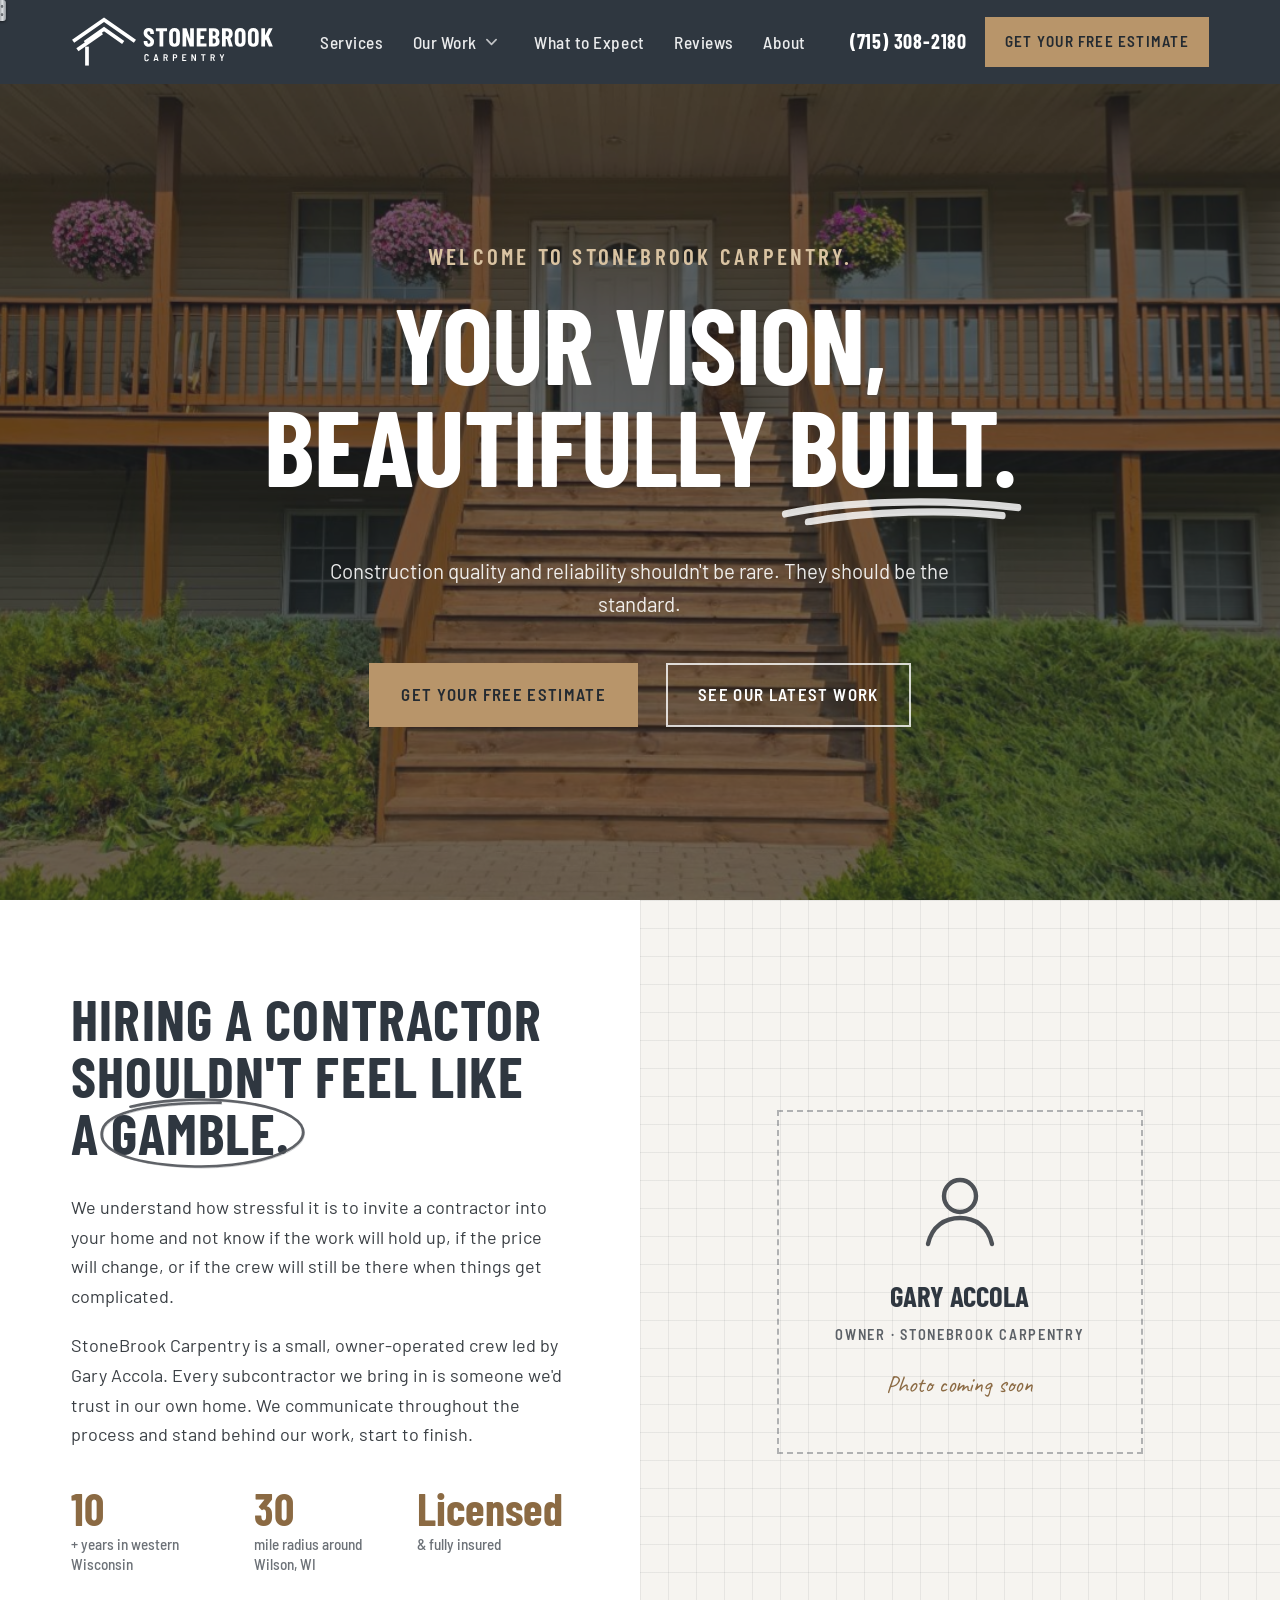
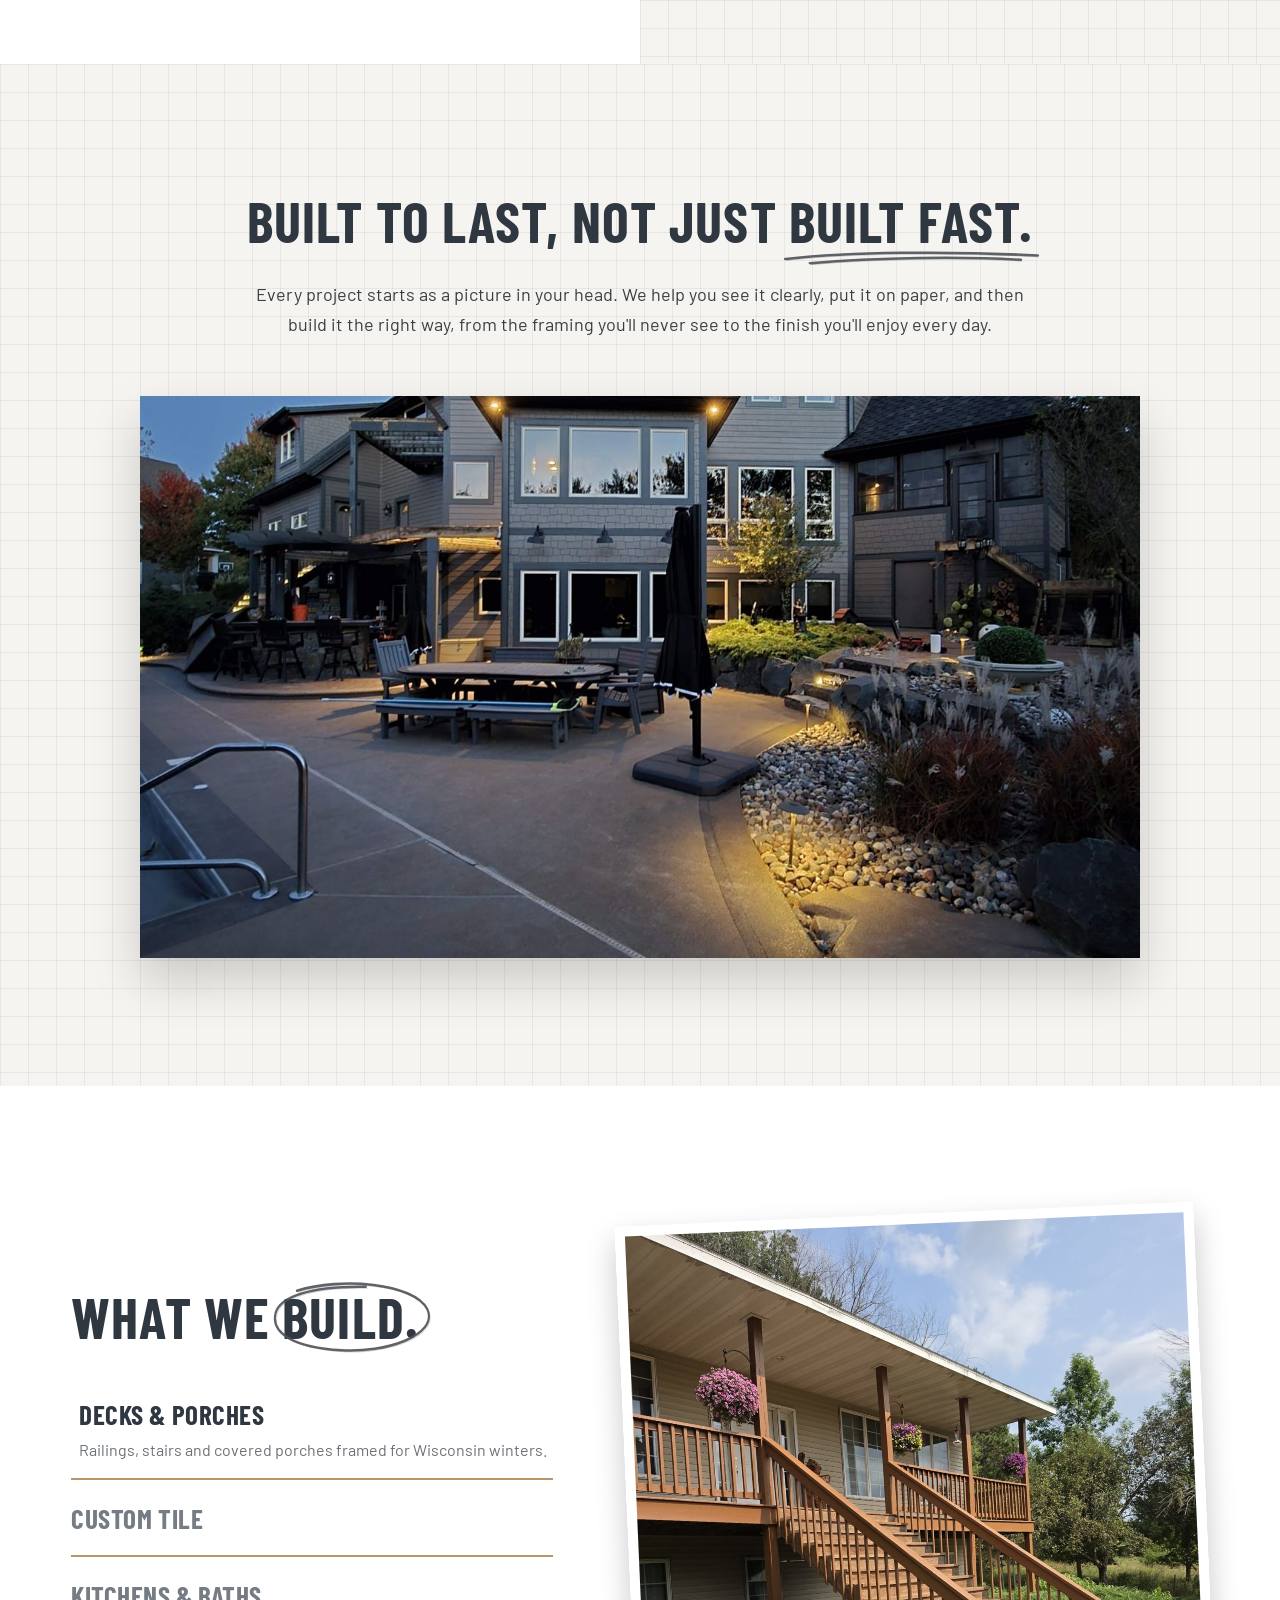
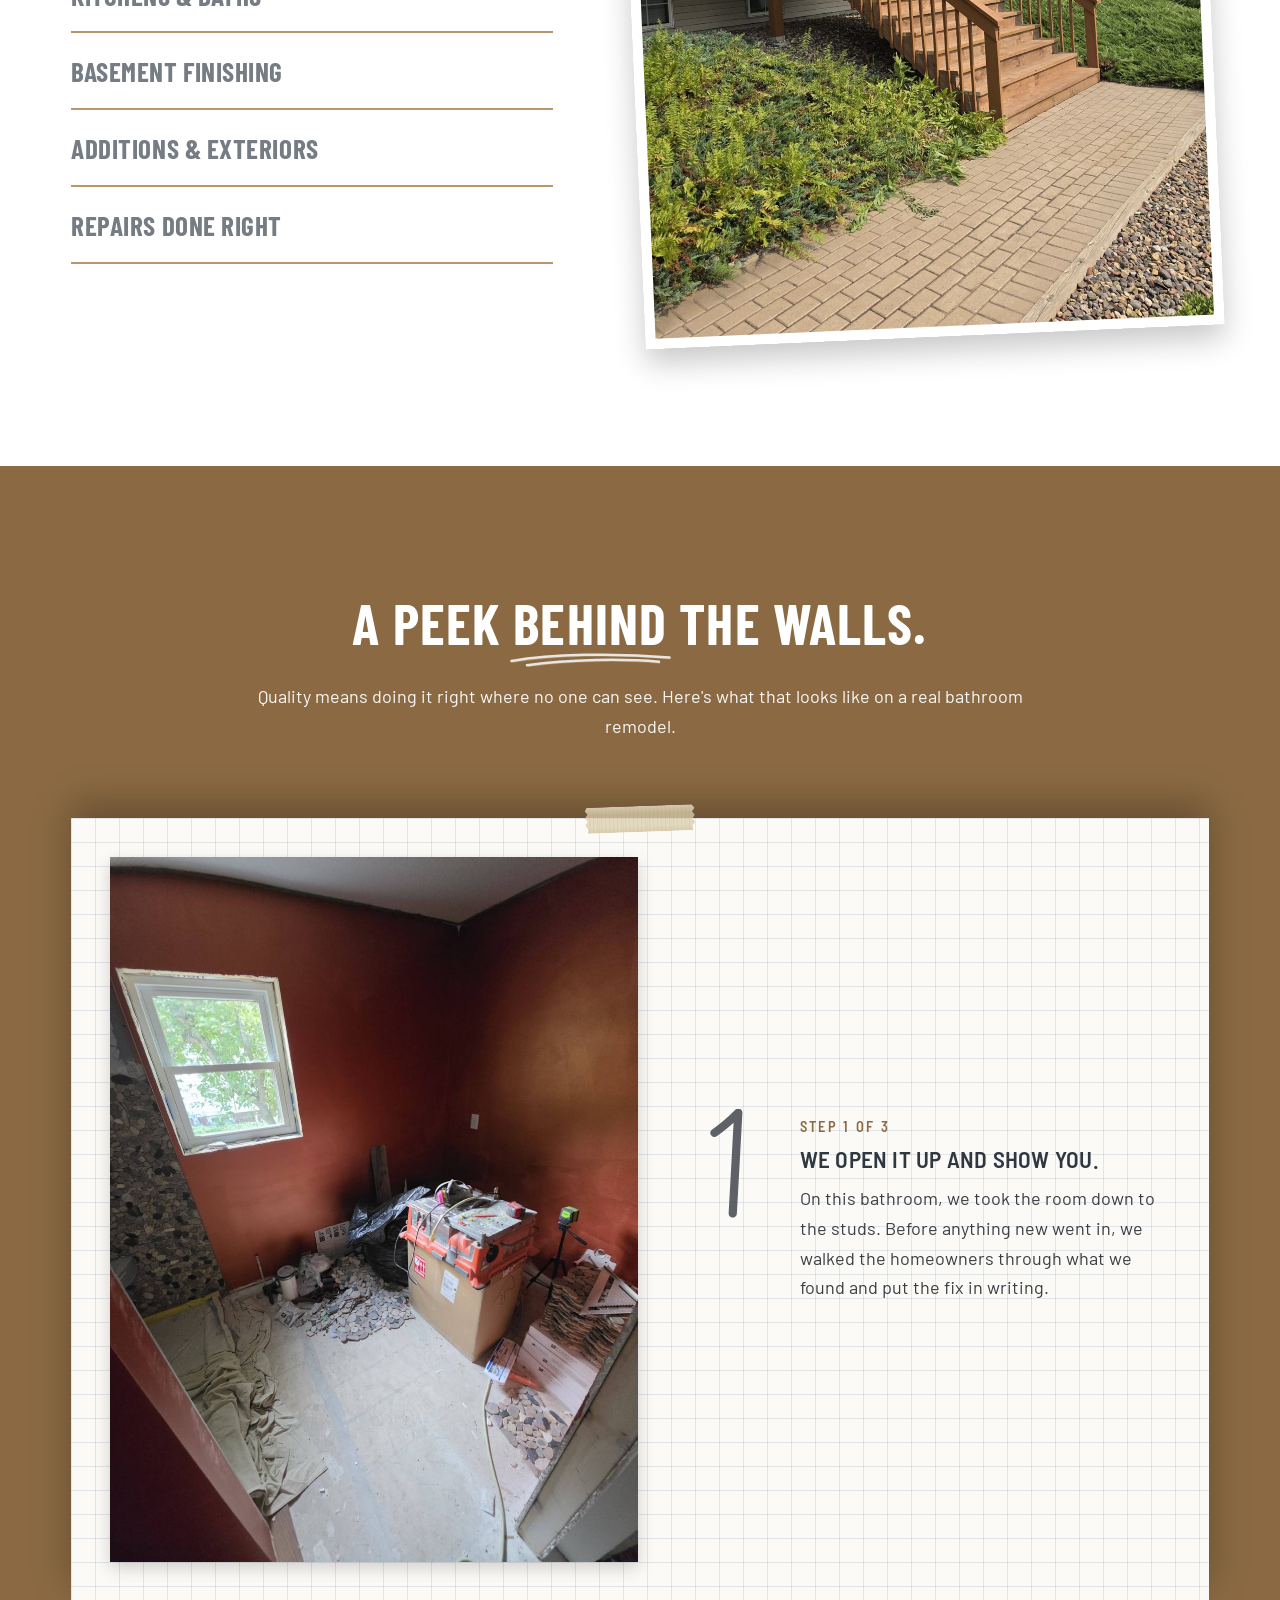
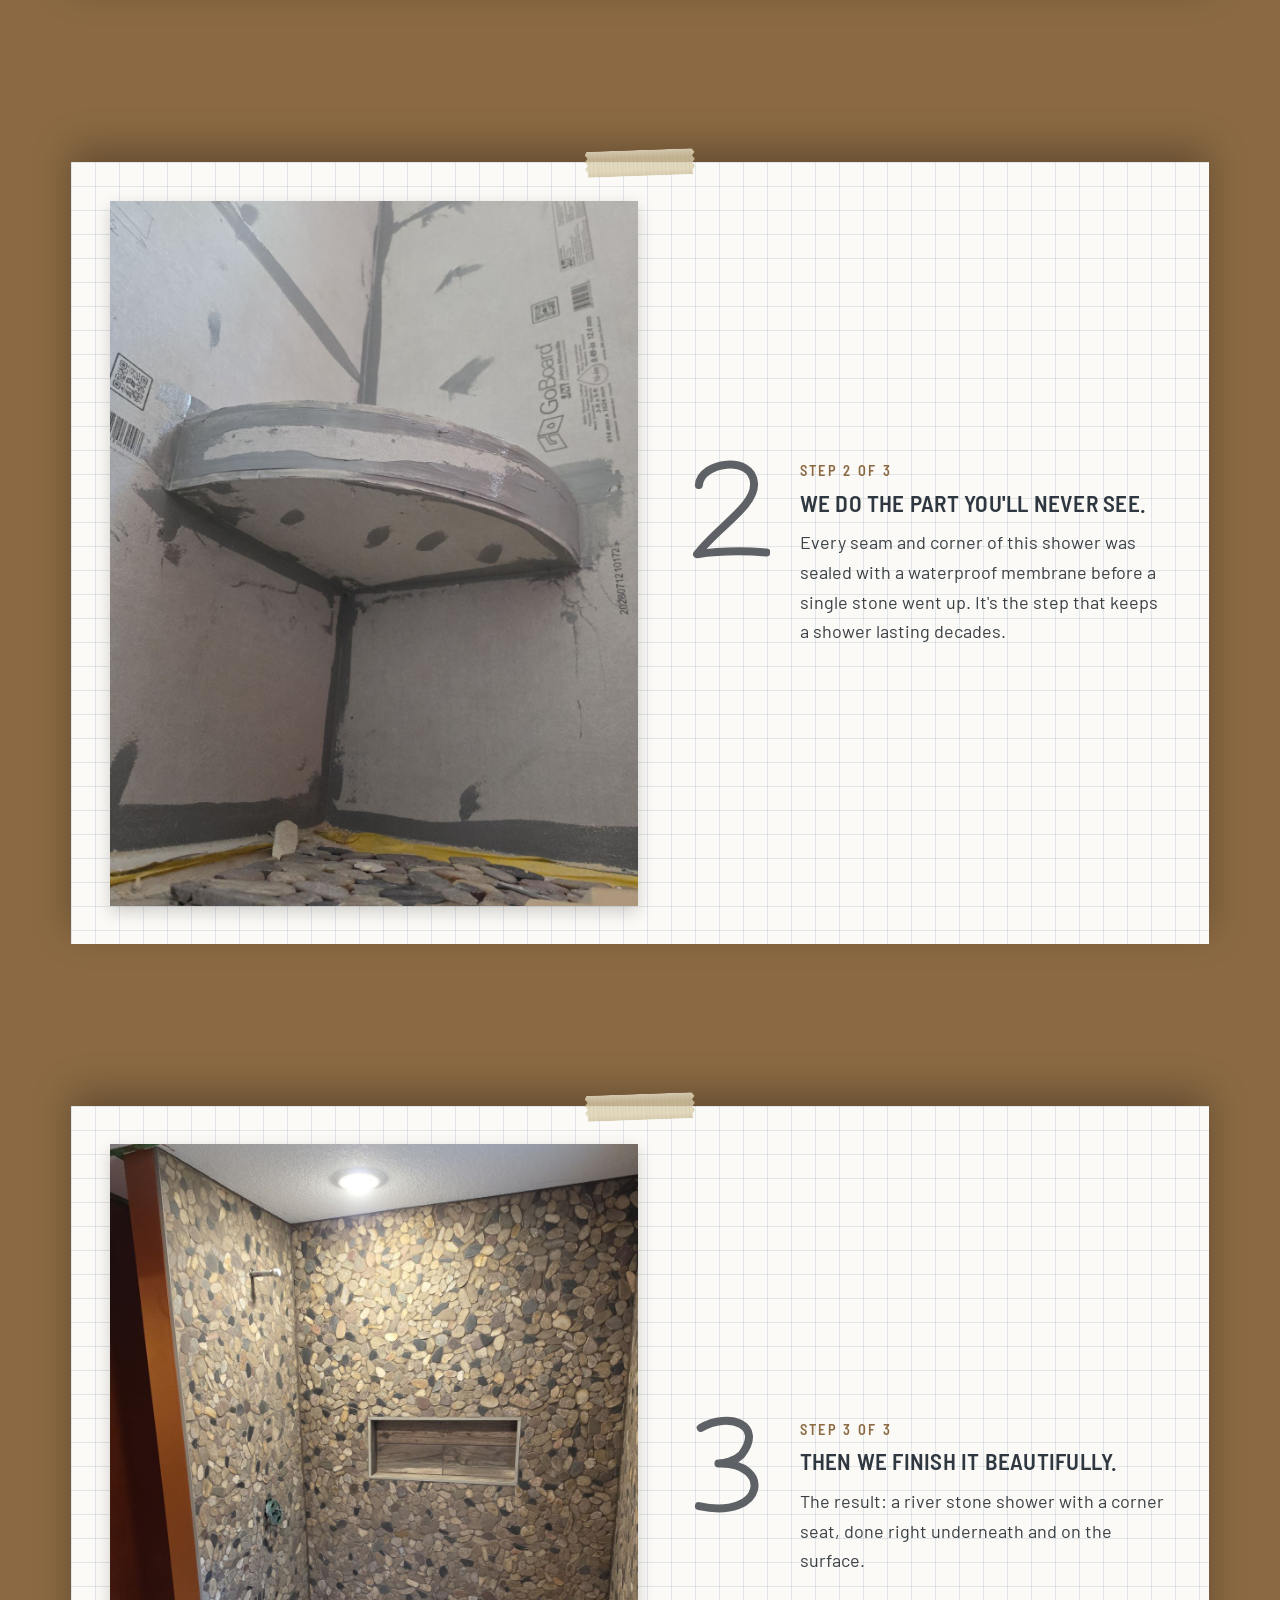
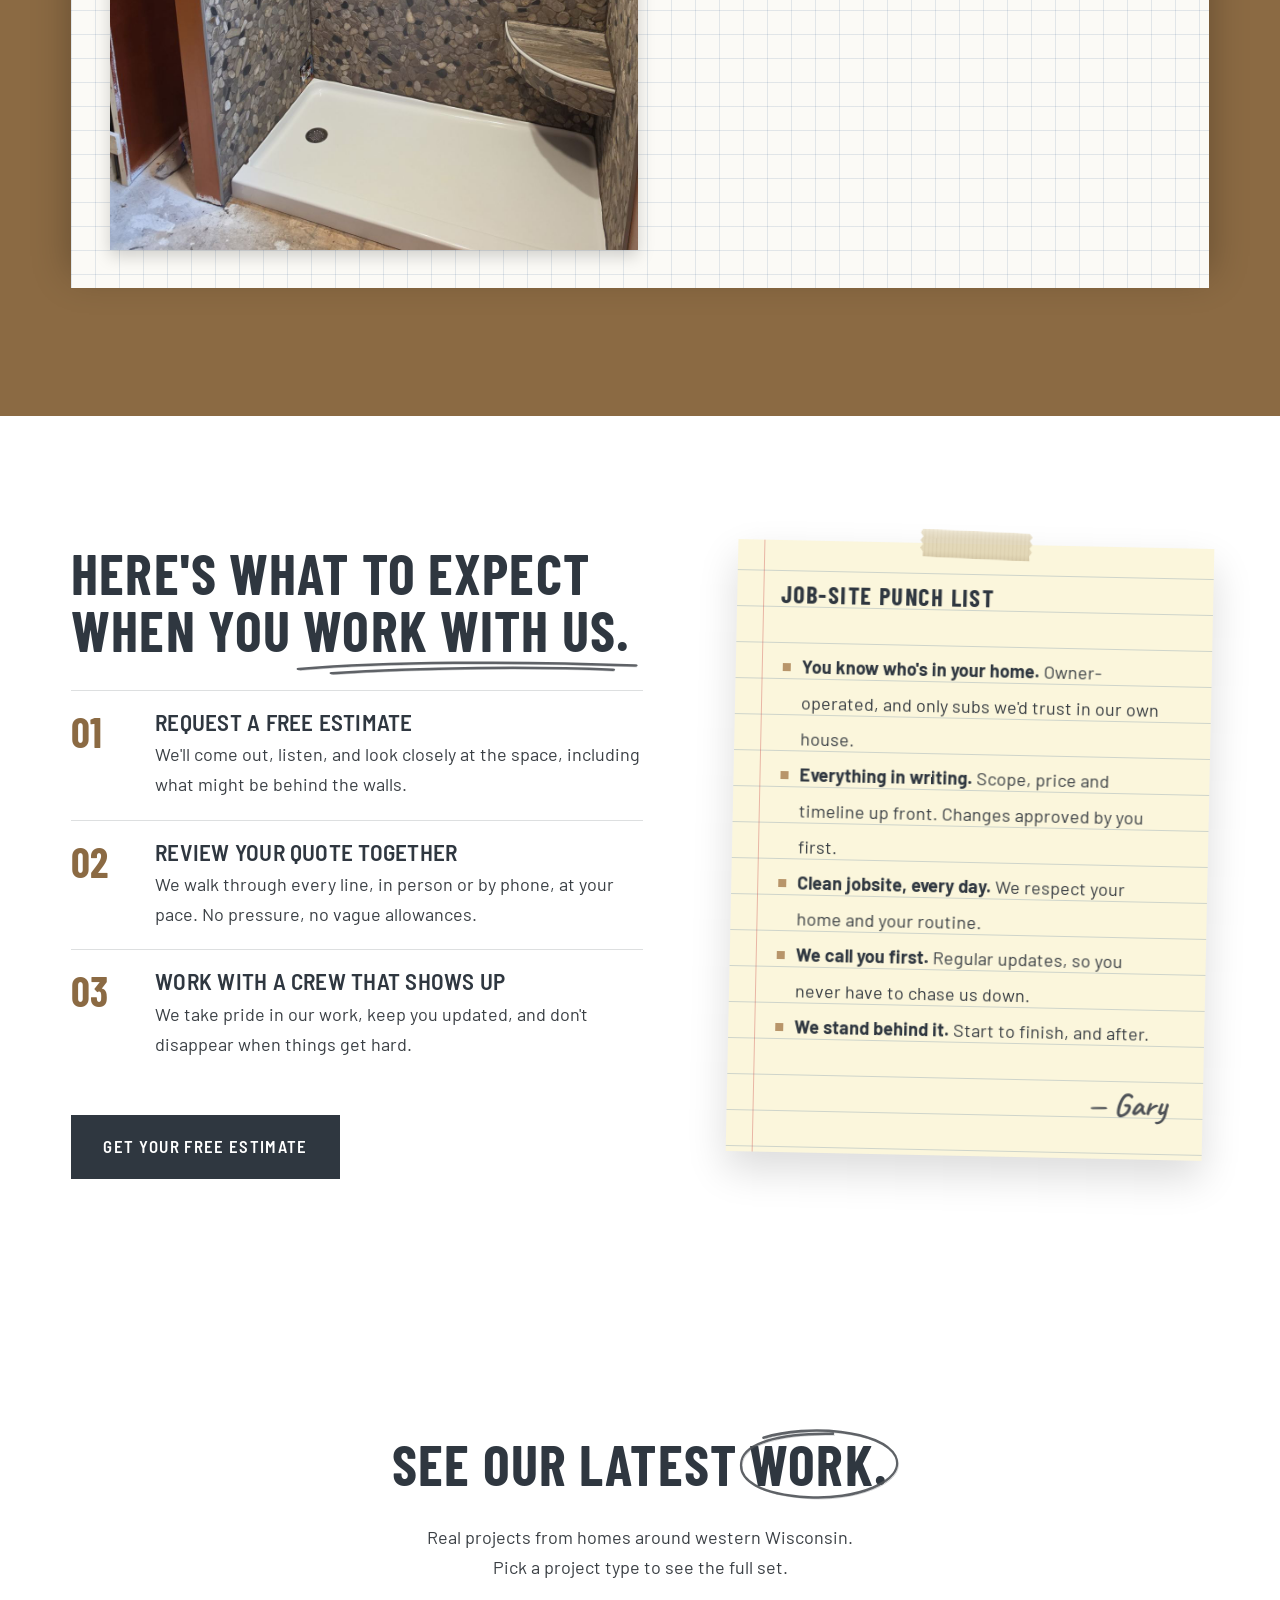
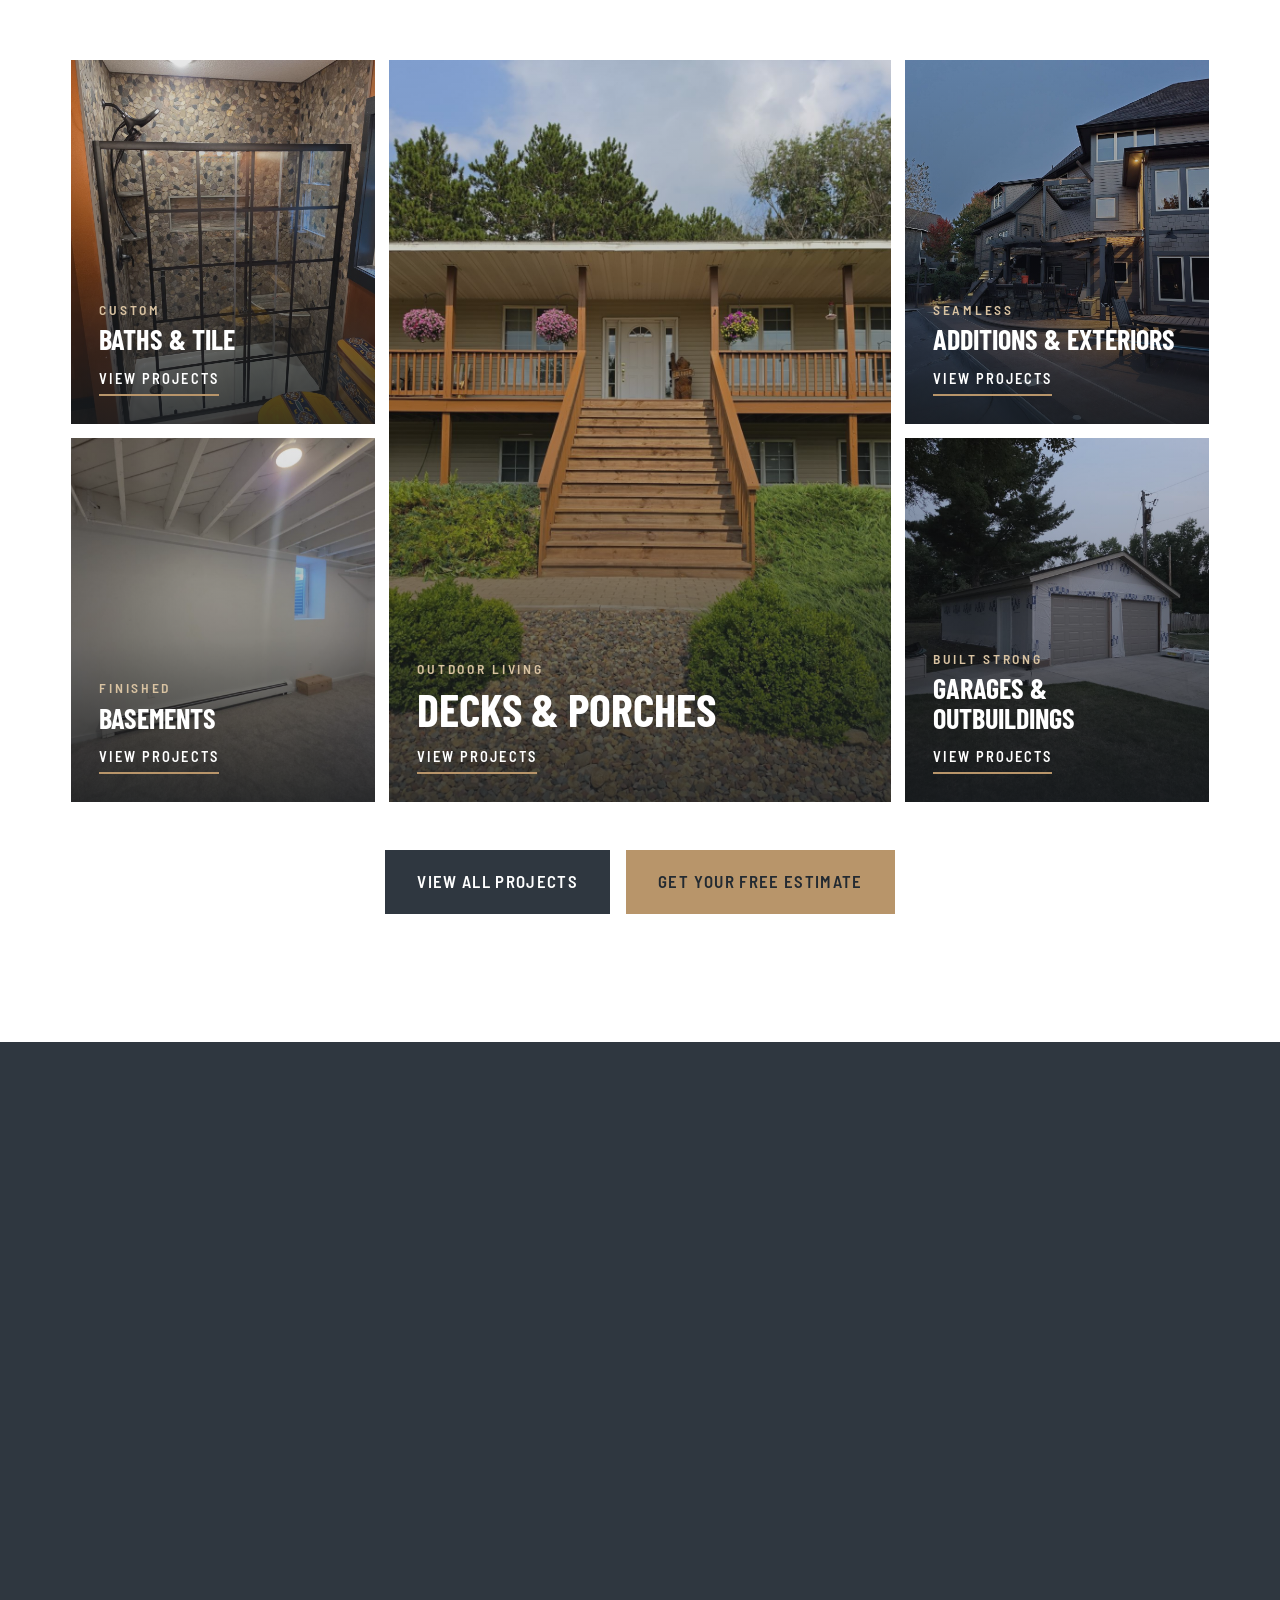
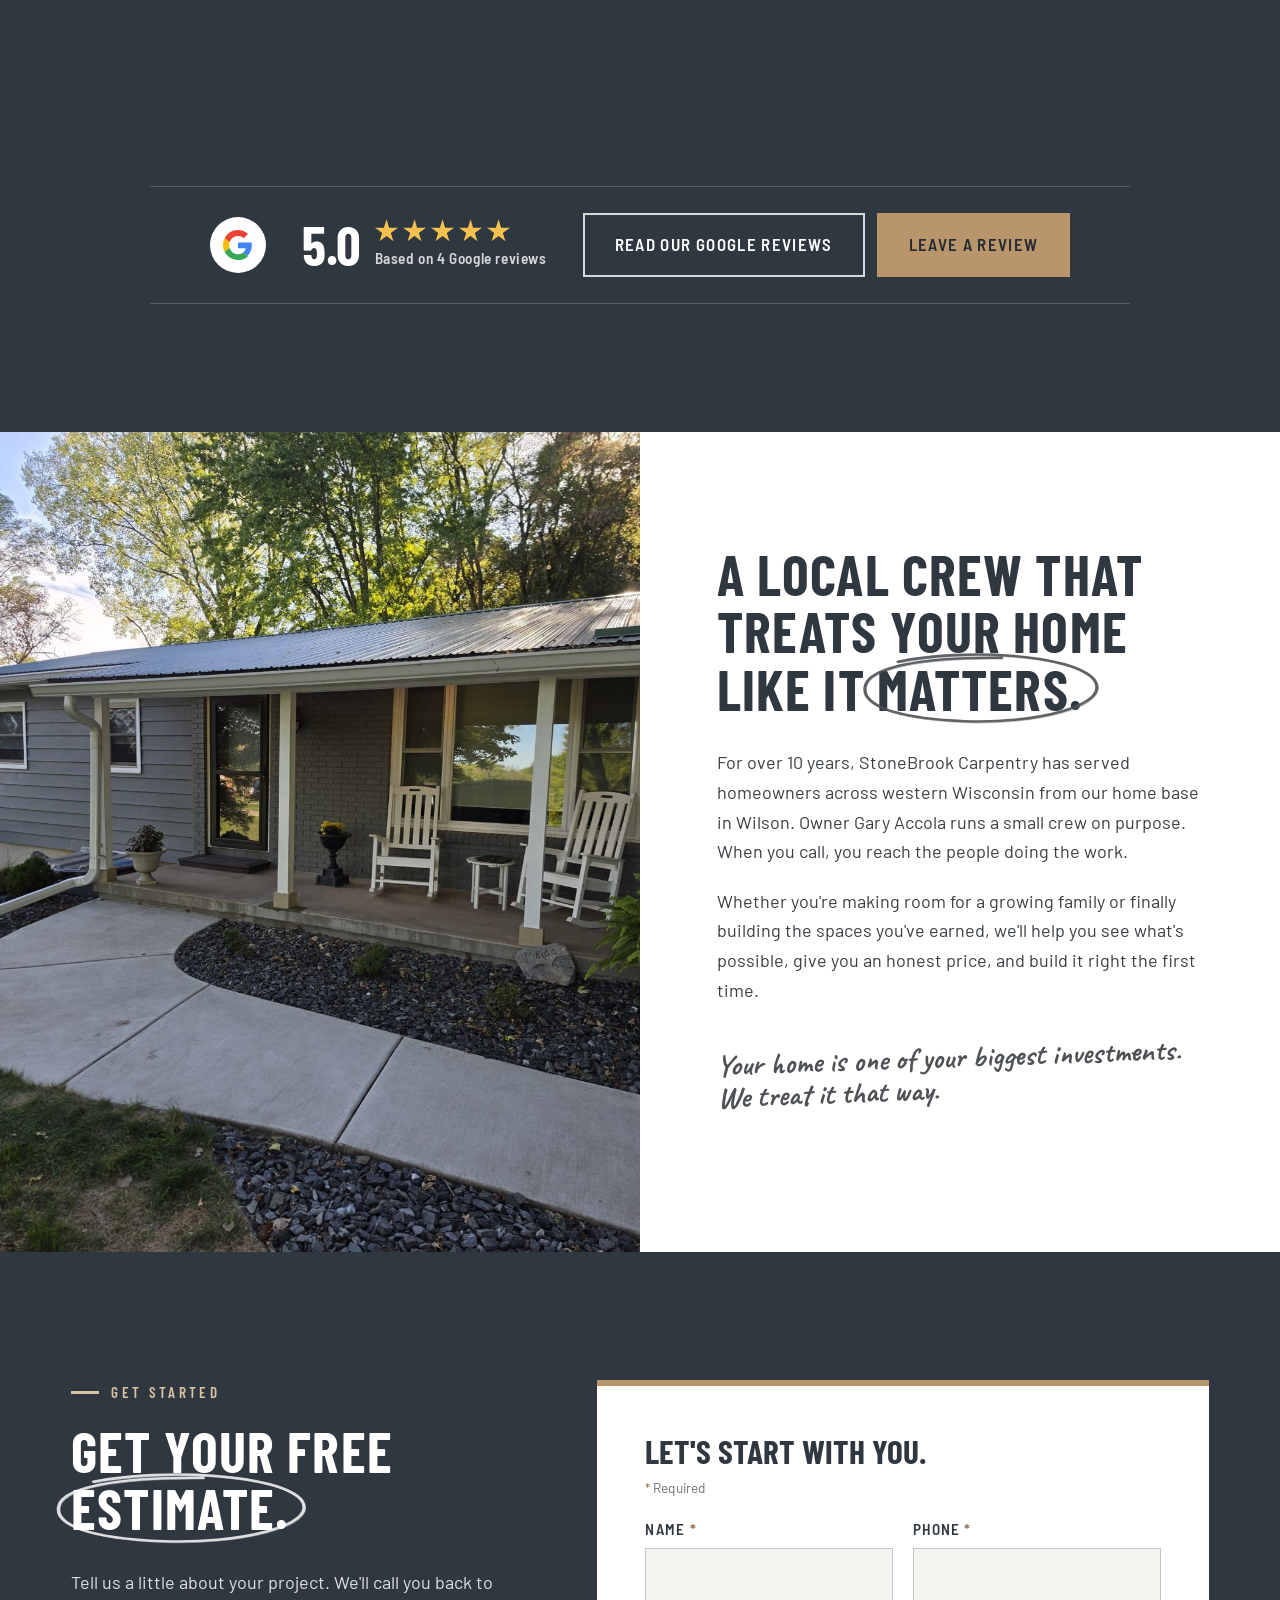
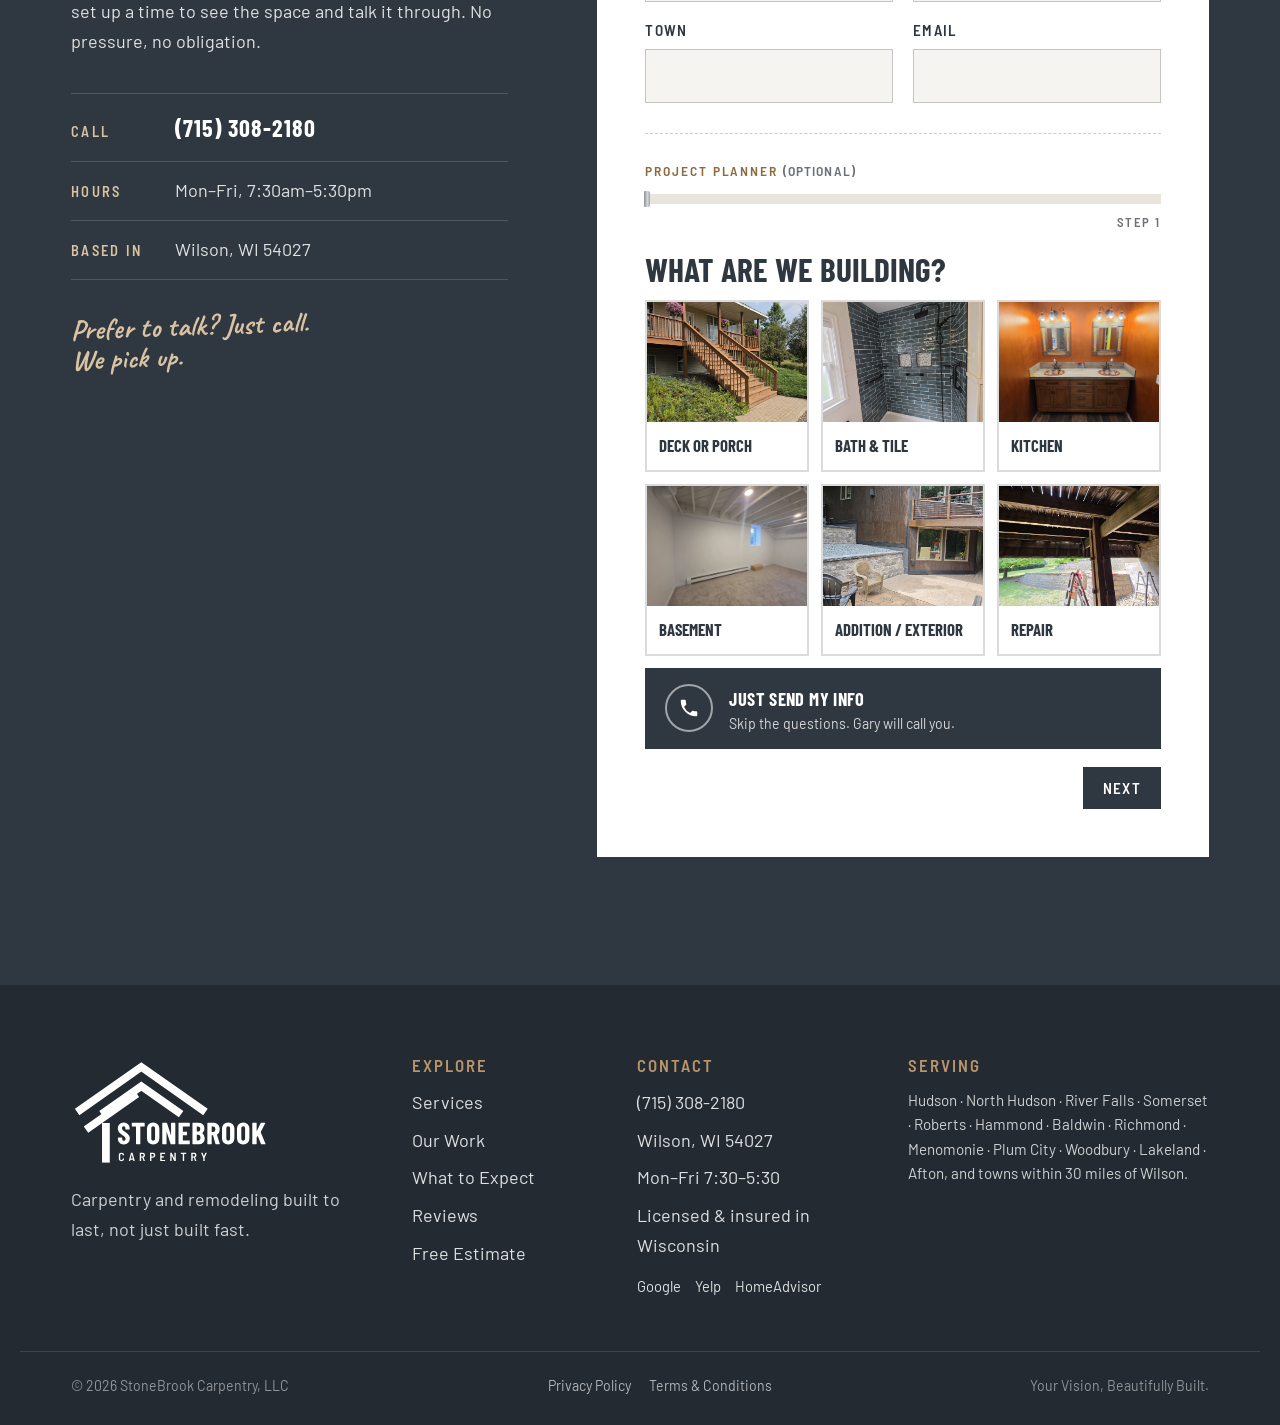
<file: index.html>
<!DOCTYPE html>
<html lang="en">
<head>
<meta charset="UTF-8">
<meta name="viewport" content="width=device-width, initial-scale=1.0">
<title>StoneBrook Carpentry — Carpentry &amp; Remodeling | Wilson &amp; Hudson, WI</title>
<meta name="description" content="StoneBrook Carpentry is a small, owner-operated carpentry and remodeling crew in Wilson, WI, serving Hudson and western Wisconsin for over 10 years. Decks, porches, custom tile, basements, kitchens and baths, built to last, not just built fast.">
<link rel="canonical" href="https://brilliantimpact-media.github.io/stonebrook-carpentry-website/">
<meta property="og:title" content="StoneBrook Carpentry | Decks, Porches &amp; Remodeling">
<meta property="og:description" content="Carpentry and remodeling built to last, not just built fast. Owner-operated, serving western Wisconsin for 10+ years.">
<meta property="og:type" content="website">
<meta property="og:image" content="https://brilliantimpact-media.github.io/stonebrook-carpentry-website/assets/img/share-card.jpg">
<meta property="og:image:width" content="1200">
<meta property="og:image:height" content="630">
<meta property="og:image:alt" content="StoneBrook Carpentry: Your Vision, Beautifully Built.">
<meta property="og:url" content="https://brilliantimpact-media.github.io/stonebrook-carpentry-website/">
<meta name="twitter:card" content="summary_large_image">
<meta name="twitter:title" content="StoneBrook Carpentry | Decks, Porches &amp; Remodeling">
<meta name="twitter:image" content="https://brilliantimpact-media.github.io/stonebrook-carpentry-website/assets/img/share-card.jpg">
<!-- BUILD:icons -->
<link rel="icon" href="favicon.ico" sizes="48x48">
<link rel="icon" href="assets/img/favicon.svg" type="image/svg+xml">
<link rel="apple-touch-icon" href="assets/img/apple-touch-icon.png">
<link rel="manifest" href="site.webmanifest">
<meta name="theme-color" content="#2F3740">
<!-- /BUILD:icons -->
<link rel="preconnect" href="https://fonts.googleapis.com">
<link rel="preconnect" href="https://fonts.gstatic.com" crossorigin>
<link href="https://fonts.googleapis.com/css2?family=Barlow+Condensed:wght@600;700&family=Barlow+Semi+Condensed:wght@500;600&family=Barlow:ital,wght@0,400;0,500;0,600;1,400&family=Caveat:wght@600;700&display=swap" rel="stylesheet">
<link rel="stylesheet" href="assets/css/main.css?v=202610301301">
<script>
  // Only hide animated elements when JS is running and motion is wanted.
  if (!matchMedia('(prefers-reduced-motion: reduce)').matches) {
    document.documentElement.classList.add('js');
  }
</script>
<script type="application/ld+json">
{
  "@context": "https://schema.org",
  "@type": "HomeAndConstructionBusiness",
  "name": "StoneBrook Carpentry, LLC",
  "slogan": "Your Vision, Beautifully Built",
  "description": "Carpentry and remodeling built to last, not just built fast. A small, owner-operated crew serving homeowners across western Wisconsin.",
  "founder": { "@type": "Person", "name": "Gary Accola" },
  "telephone": "+1-715-308-2180",
  "address": { "@type": "PostalAddress", "addressLocality": "Wilson", "addressRegion": "WI", "postalCode": "54027", "addressCountry": "US" },
  "areaServed": ["Hudson, WI", "North Hudson, WI", "River Falls, WI", "Somerset, WI", "Roberts, WI", "Hammond, WI", "Baldwin, WI", "Richmond, WI", "Menomonie, WI", "Plum City, WI", "Lakeland, MN", "Afton, MN", "Woodbury, MN"],
  "openingHoursSpecification": [
    { "@type": "OpeningHoursSpecification", "dayOfWeek": ["Monday","Tuesday","Wednesday","Thursday","Friday"], "opens": "07:30", "closes": "17:30" }
  ],
  "url": "https://brilliantimpact-media.github.io/stonebrook-carpentry-website/",
  "logo": "https://brilliantimpact-media.github.io/stonebrook-carpentry-website/assets/img/icon-512.png",
  "image": "https://brilliantimpact-media.github.io/stonebrook-carpentry-website/assets/img/share-card.jpg",
  "sameAs": [
    "https://www.yelp.com/biz/stonebrook-carpentry-wilson",
    "https://www.homeadvisor.com/rated.StoneBrookCarpentryLLC.52659418.html"
  ]
}
</script>
</head>
<body>

<a class="skip" href="#main">Skip to content</a>

<!-- BUILD:sprite -->
<!-- Reusable pencil marks. Paths use pathLength="1" so the draw-on animation works at any size. -->
<svg width="0" height="0" style="position:absolute" aria-hidden="true">
  <defs>
    <symbol id="p-circle" viewBox="0 0 200 80" preserveAspectRatio="none">
      <path pathLength="1" d="M34 13 C 88 -1, 176 5, 193 32 C 207 59, 141 77, 88 74 C 31 71, 2 57, 8 36 C 13 20, 48 8, 118 9"/>
    </symbol>
    <symbol id="p-underline" viewBox="0 0 200 20" preserveAspectRatio="none">
      <path pathLength="1" d="M3 13 C 52 5, 128 3, 197 9 M22 18 C 74 11, 140 10, 184 14"/>
    </symbol>
    <symbol id="p-one" viewBox="0 0 70 120"><path pathLength="1" d="M18 26 C 30 18, 38 10, 44 4 C 42 40, 40 80, 38 114"/></symbol>
    <symbol id="p-two" viewBox="0 0 90 120"><path pathLength="1" d="M10 34 C 12 8, 70 0, 72 32 C 74 58, 30 82, 8 112 C 34 108, 60 108, 86 110"/></symbol>
    <symbol id="p-three" viewBox="0 0 90 120"><path pathLength="1" d="M12 16 C 44 -2, 84 12, 58 46 C 50 54, 38 56, 32 56 C 92 54, 86 120, 10 104"/></symbol>
  </defs>
</svg>
<!-- /BUILD:sprite -->

<!-- BUILD:header -->
<!-- Tape-measure scroll progress: the blade pulls out across the top as you scroll -->
<div class="tape" aria-hidden="true"><div class="tape-blade"><span class="tape-hook"></span></div></div>

<!-- ============ HEADER ============ -->
<header class="site-header" id="top">
  <div class="wrap header-inner">
    <a class="brand" href="./" aria-label="StoneBrook Carpentry home">
      <img src="assets/img/logo-horizontal-white.svg" alt="StoneBrook Carpentry" width="226" height="56">
    </a>
    <nav class="nav" aria-label="Main">
      <a href="#services">Services</a>
      <div class="nav-item has-menu">
        <a href="projects/">Our Work</a>
        <button class="sub-toggle" type="button" aria-expanded="false" aria-controls="work-menu" aria-label="Our Work pages"><svg viewBox="0 0 12 8" aria-hidden="true"><path d="M1 1.5l5 5 5-5"/></svg></button>
        <ul class="submenu" id="work-menu">
          <li><a href="projects/">All Projects</a></li>
          <li><a href="projects/decks-porches/">Decks &amp; Porches</a></li>
          <li><a href="projects/baths-tile/">Baths &amp; Tile</a></li>
          <li><a href="projects/basements/">Basements</a></li>
          <li><a href="projects/additions-exteriors/">Additions &amp; Exteriors</a></li>
          <li><a href="projects/garages-outbuildings/">Garages &amp; Outbuildings</a></li>
        </ul>
      </div>
      <a href="#process">What to Expect</a>
      <a href="#reviews">Reviews</a>
      <a href="#about">About</a>
    </nav>
    <div class="header-cta">
      <a class="header-phone" href="tel:+17153082180">(715) 308-2180</a>
      <a class="btn btn-tan btn-sm" href="#estimate">Get Your Free Estimate</a>
      <button class="menu-toggle" aria-expanded="false" aria-controls="mobile-nav" aria-label="Open menu"><span></span><span></span></button>
    </div>
  </div>

  <nav class="mobile-nav" id="mobile-nav" aria-label="Mobile">
    <a href="#services">Services</a>
    <a href="projects/">Our Work</a>
    <div class="m-sub">
      <a href="projects/">All Projects</a>
      <a href="projects/decks-porches/">Decks &amp; Porches</a>
      <a href="projects/baths-tile/">Baths &amp; Tile</a>
      <a href="projects/basements/">Basements</a>
      <a href="projects/additions-exteriors/">Additions &amp; Exteriors</a>
      <a href="projects/garages-outbuildings/">Garages &amp; Outbuildings</a>
    </div>
    <a href="#process">What to Expect</a>
    <a href="#reviews">Reviews</a>
    <a href="#about">About</a>
    <a href="#estimate">Get Your Free Estimate</a>
    <a href="tel:+17153082180">Call (715) 308-2180</a>
  </nav>
</header>
<!-- /BUILD:header -->

<main id="main">

<!-- ============ HERO ============ -->
<section class="hero">
  <img class="hero-bg" src="assets/img/hero-porch-front.jpg" srcset="assets/img/hero-porch-front-900.jpg 675w, assets/img/hero-porch-front.jpg 1125w" sizes="100vw" alt="" fetchpriority="high">
  <div class="hero-inner">
    <p class="hero-welcome rise" style="--d:.1s">Welcome to StoneBrook Carpentry.</p>
    <h1>
      <span class="rise" style="--d:.25s">Your Vision,</span>
      <span class="rise" style="--d:.4s">Beautifully <span class="pmark">Built.<svg class="pencil p-under"><use href="#p-underline"/></svg></span></span>
    </h1>
    <p class="hero-sub rise" style="--d:.55s">Construction quality and reliability shouldn't be rare. They should be the standard.</p>
    <div class="hero-actions rise" style="--d:.7s">
      <a class="btn btn-tan" href="#estimate">Get Your Free Estimate</a>
      <a class="btn btn-ghost" href="#work">See Our Latest Work</a>
    </div>
  </div>
</section>

<!-- ============ PROMISE ============ -->
<section class="split" id="promise">
  <div class="split-copy" data-reveal>
    <h2>Hiring a contractor shouldn't feel like a <span class="pmark">gamble.<svg class="pencil p-circle"><use href="#p-circle"/></svg></span></h2>
    <p>We understand how stressful it is to invite a contractor into your home and not know if the work will hold up, if the price will change, or if the crew will still be there when things get complicated.</p>
    <p>StoneBrook Carpentry is a small, owner-operated crew led by Gary Accola. Every subcontractor we bring in is someone we'd trust in our own home. We communicate throughout the process and stand behind our work, start to finish.</p>
    <ul class="stats">
      <li><strong data-count="10">0</strong><span>+ years in western Wisconsin</span></li>
      <li><strong data-count="30">0</strong><span>mile radius around Wilson, WI</span></li>
      <li><strong>Licensed</strong><span>&amp; fully insured</span></li>
    </ul>
  </div>
  <!-- PLACEHOLDER: swap in a photo of Gary once he sends one (replace the div with an <img>) -->
  <figure class="split-media wipe photo-ph" data-reveal>
    <div class="ph-frame" role="img" aria-label="Photo of Gary Accola, owner, coming soon">
      <svg class="ph-icon" viewBox="0 0 48 48" aria-hidden="true"><circle cx="24" cy="18" r="8"/><path d="M8 42c2-9 8.5-13 16-13s14 4 16 13"/></svg>
      <p class="ph-name">Gary Accola</p>
      <p class="ph-role">Owner &middot; StoneBrook Carpentry</p>
      <p class="ph-note">Photo coming soon</p>
    </div>
  </figure>
</section>

<!-- ============ BUILT TO LAST ============ -->
<section class="vision grid-paper">
  <div class="wrap">
    <header class="center-head" data-reveal>
      <h2>Built to last, not just <span class="pmark">built fast.<svg class="pencil p-under"><use href="#p-underline"/></svg></span></h2>
      <p>Every project starts as a picture in your head. We help you see it clearly, put it on paper, and then build it the right way, from the framing you'll never see to the finish you'll enjoy every day.</p>
    </header>
    <figure class="vision-photo" data-reveal>
      <span class="arrow arrow-loop arrow-vision" data-reveal aria-hidden="true"></span>
      <img src="assets/img/backyard-dusk.jpg" alt="Finished backyard with deck, pergola and patio lit at dusk" loading="lazy">
    </figure>
  </div>
</section>

<!-- ============ SERVICES ============ -->
<section class="services" id="services">
  <div class="wrap services-grid">
    <div class="svc-list" data-reveal>
      <h2>What we <span class="pmark">build.<svg class="pencil p-circle"><use href="#p-circle"/></svg></span></h2>
      <span class="arrow arrow-curve arrow-svc" data-reveal aria-hidden="true"></span>
      <ul>
        <li><button class="svc active" data-img="assets/img/porch-stairs-side.jpg" data-alt="Cedar porch stairs and railings"><strong>Decks &amp; Porches</strong><span>Railings, stairs and covered porches framed for Wisconsin winters.</span></button></li>
        <li><button class="svc" data-img="assets/img/shower-blue-tile.jpg" data-alt="Custom tiled walk-in shower"><strong>Custom Tile</strong><span>Showers, floors and backsplashes, waterproofed before a single tile goes up.</span></button></li>
        <li><button class="svc" data-img="assets/img/vanity-wide.jpg" data-alt="Double vanity bathroom remodel"><strong>Kitchens &amp; Baths</strong><span>Vanities, cabinets, flooring and full remodels, finished cleanly.</span></button></li>
        <li><button class="svc" data-img="assets/img/basement.jpg" data-alt="Finished basement room"><strong>Basement Finishing</strong><span>Unused square footage turned into rooms your family actually uses.</span></button></li>
        <li><button class="svc" data-img="assets/img/patio-exterior.jpg" data-alt="Finished home exterior with balcony railing and stone patio"><strong>Additions &amp; Exteriors</strong><span>Additions, siding, trim and roofing tied in seamlessly with the house.</span></button></li>
        <li><button class="svc" data-img="assets/img/deck-structure.jpg" data-alt="Heavy timber deck framing"><strong>Repairs Done Right</strong><span>Rotted framing, sagging floors and failing decks fixed properly, not covered up.</span></button></li>
      </ul>
    </div>
    <figure class="svc-media" data-reveal>
      <img class="svc-img" src="assets/img/porch-stairs-side.jpg" alt="Cedar porch stairs and railings">
    </figure>
  </div>
</section>

<!-- ============ BEHIND THE WALLS (stacking cards: each step slides up over the last) ============ -->
<section class="band-tan behind">
  <div class="wrap">
    <header class="center-head" data-reveal>
      <span class="arrow arrow-loop arrow-behind" data-reveal aria-hidden="true"></span>
      <h2>A peek <span class="pmark">behind<svg class="pencil p-under"><use href="#p-underline"/></svg></span> the walls.</h2>
      <p>Quality means doing it right where no one can see. Here's what that looks like on a real bathroom remodel.</p>
    </header>

    <ol class="stack">
      <li class="stack-card">
        <figure><img src="assets/img/bath-gutted.jpg" alt="Bathroom taken down to the studs before the remodel" loading="lazy"></figure>
        <div class="stack-text">
          <svg class="pencil numeral"><use href="#p-one"/></svg>
          <p class="stack-step">Step 1 of 3</p>
          <h3>We open it up and show you.</h3>
          <p>On this bathroom, we took the room down to the studs. Before anything new went in, we walked the homeowners through what we found and put the fix in writing.</p>
        </div>
      </li>
      <li class="stack-card">
        <figure><img src="assets/img/behind-waterproofing.jpg" alt="Shower walls covered in waterproofing membrane before tile" loading="lazy"></figure>
        <div class="stack-text">
          <svg class="pencil numeral"><use href="#p-two"/></svg>
          <p class="stack-step">Step 2 of 3</p>
          <h3>We do the part you'll never see.</h3>
          <p>Every seam and corner of this shower was sealed with a waterproof membrane before a single stone went up. It's the step that keeps a shower lasting decades.</p>
        </div>
      </li>
      <li class="stack-card">
        <figure><img src="assets/img/shower-river-stone.jpg" alt="Finished river stone tile shower with niche and corner seat" loading="lazy"></figure>
        <div class="stack-text">
          <svg class="pencil numeral"><use href="#p-three"/></svg>
          <p class="stack-step">Step 3 of 3</p>
          <h3>Then we finish it beautifully.</h3>
          <p>The result: a river stone shower with a corner seat, done right underneath and on the surface.</p>
        </div>
      </li>
    </ol>
  </div>
</section>

<!-- ============ PROCESS / PUNCH LIST ============ -->
<section class="process" id="process">
  <div class="wrap process-grid">
    <div class="process-copy" data-reveal>
      <h2>Here's what to expect when you <span class="pmark">work with us.<svg class="pencil p-under"><use href="#p-underline"/></svg></span></h2>
      <ol class="steps">
        <li><span>01</span><div><h3>Request a free estimate</h3><p>We'll come out, listen, and look closely at the space, including what might be behind the walls.</p></div></li>
        <li><span>02</span><div><h3>Review your quote together</h3><p>We walk through every line, in person or by phone, at your pace. No pressure, no vague allowances.</p></div></li>
        <li><span>03</span><div><h3>Work with a crew that shows up</h3><p>We take pride in our work, keep you updated, and don't disappear when things get hard.</p></div></li>
      </ol>
      <a class="btn btn-slate" href="#estimate">Get Your Free Estimate</a>
    </div>

    <div class="punch" data-reveal>
      <p class="punch-title">Job-site punch list</p>
      <ul>
        <li><strong>You know who's in your home.</strong> Owner-operated, and only subs we'd trust in our own house.</li>
        <li><strong>Everything in writing.</strong> Scope, price and timeline up front. Changes approved by you first.</li>
        <li><strong>Clean jobsite, every day.</strong> We respect your home and your routine.</li>
        <li><strong>We call you first.</strong> Regular updates, so you never have to chase us down.</li>
        <li><strong>We stand behind it.</strong> Start to finish, and after.</li>
      </ul>
      <p class="hand punch-sign">— Gary</p>
    </div>
  </div>
</section>

<!-- ============ OUR WORK (tiles link into the Projects page) ============ -->
<section class="work-sec" id="work">
  <div class="wrap">
    <header class="center-head" data-reveal>
      <h2>See our latest <span class="pmark">work.<svg class="pencil p-circle"><use href="#p-circle"/></svg></span></h2>
      <p>Real projects from homes around western Wisconsin.<br>Pick a project type to see the full set.</p>
    </header>
    <div class="mosaic" data-reveal>
      <a class="mtile m-l1" href="projects/baths-tile/">
        <img src="assets/img/shower-glass.jpg" alt="River stone tile shower with black grid glass door" loading="lazy">
        <span class="m-text"><span class="m-eyebrow">Custom</span><strong>Baths &amp; Tile</strong><span class="m-link">View projects</span></span>
      </a>
      <a class="mtile m-l2" href="projects/basements/">
        <img src="assets/img/basement.jpg" alt="Finished basement room" loading="lazy">
        <span class="m-text"><span class="m-eyebrow">Finished</span><strong>Basements</strong><span class="m-link">View projects</span></span>
      </a>
      <a class="mtile m-center" href="projects/decks-porches/">
        <img src="assets/img/porch-front.jpg" alt="Covered front porch with wide cedar stairs" loading="lazy">
        <span class="m-text"><span class="m-eyebrow">Outdoor Living</span><strong>Decks &amp; Porches</strong><span class="m-link">View projects</span></span>
      </a>
      <a class="mtile m-r1" href="projects/additions-exteriors/">
        <img src="assets/img/patio-dusk.jpg" alt="Backyard patio and home exterior at dusk" loading="lazy">
        <span class="m-text"><span class="m-eyebrow">Seamless</span><strong>Additions &amp; Exteriors</strong><span class="m-link">View projects</span></span>
      </a>
      <a class="mtile m-r2" href="projects/garages-outbuildings/">
        <img src="assets/img/garage-white.jpg" alt="New two-stall garage" loading="lazy">
        <span class="m-text"><span class="m-eyebrow">Built Strong</span><strong>Garages &amp; Outbuildings</strong><span class="m-link">View projects</span></span>
      </a>
    </div>
    <p class="work-ctas" data-reveal><a class="btn btn-slate" href="projects/">View All Projects</a><a class="btn btn-tan" href="#estimate">Get Your Free Estimate</a></p>
  </div>
</section>

<!-- ============ REVIEWS ============ -->
<section class="band-slate reviews" id="reviews" aria-labelledby="reviews-title">
  <div class="wrap">
    <header class="center-head" data-reveal>
      <h2 id="reviews-title">Homeowners who've been <span class="pmark">through it.<svg class="pencil p-under"><use href="#p-underline"/></svg></span></h2>
    </header>
    <div class="review-grid">
      <figure class="review notepad" data-reveal>
        <span class="quote-mark" aria-hidden="true">“</span>
        <blockquote>StoneBrook installed new covered front porch with cedar ceilings, recessed lights and ceiling fan! We couldn't be happier. I would definitely hire them again.</blockquote>
        <figcaption><strong>Dave M.</strong> Somerset, WI · Covered porch</figcaption>
      </figure>
      <figure class="review notepad" data-reveal>
        <span class="quote-mark" aria-hidden="true">“</span>
        <blockquote>There were twists and turns, but StoneBrook adapted to fit the needs of the project. Customer service was absolutely amazing. The job looks as if it had always been there.</blockquote>
        <figcaption><strong>Wells L.</strong> Hudson, WI · Finished-home wiring</figcaption>
      </figure>
      <figure class="review notepad" data-reveal>
        <span class="quote-mark" aria-hidden="true">“</span>
        <blockquote>Gave me multiple quotes with my different options. Very impressed with professionalism and knowledge. Not the cheapest, but you get what you pay for. Very pleased.</blockquote>
        <figcaption><strong>Todd R.</strong> Menomonie, WI · Deck &amp; porch repair</figcaption>
      </figure>
    </div>
    <!-- Google rating from StoneBrook Carpentry, LLC's Business Profile (5.0 from 4 reviews as of Oct 15, 2026). Update the number as reviews come in. -->
    <div class="g-rating" data-reveal>
      <span class="g-logo" aria-hidden="true"><svg viewBox="0 0 48 48"><path fill="#EA4335" d="M24 9.5c3.5 0 6.6 1.2 9.1 3.6l6.8-6.8C35.8 2.4 30.3 0 24 0 14.6 0 6.6 5.4 2.6 13.3l7.9 6.1C12.4 13.7 17.7 9.5 24 9.5z"/><path fill="#4285F4" d="M46.1 24.5c0-1.6-.1-3.1-.4-4.5H24v9h12.4c-.5 2.9-2.2 5.3-4.6 6.9l7.4 5.7c4.3-4 6.9-9.9 6.9-17.1z"/><path fill="#FBBC05" d="M10.5 28.6A14.6 14.6 0 0 1 9.5 24c0-1.6.3-3.2.8-4.6l-7.9-6.1A24 24 0 0 0 0 24c0 3.9.9 7.5 2.6 10.7l7.9-6.1z"/><path fill="#34A853" d="M24 48c6.5 0 11.9-2.1 15.9-5.8l-7.4-5.7c-2.1 1.4-4.8 2.3-8.5 2.3-6.3 0-11.6-4.2-13.5-10l-7.9 6.1C6.6 42.6 14.6 48 24 48z"/></svg></span>
      <div class="g-score">
        <span class="g-num">5.0</span>
        <span class="g-stars" aria-label="5 out of 5 stars"><i style="--s:0"></i><i style="--s:1"></i><i style="--s:2"></i><i style="--s:3"></i><i style="--s:4"></i></span>
        <span class="g-count">Based on 4 Google reviews</span>
      </div>
      <div class="g-actions">
        <a class="btn btn-ghost" href="https://www.google.com/search?q=StoneBrook+Carpentry,+LLC#lrd=0x87f807442768f6ab:0x76c101ca6e3b87b3,1,,,," target="_blank" rel="noopener">Read Our Google Reviews</a>
        <a class="btn btn-tan" href="https://www.google.com/search?q=StoneBrook+Carpentry,+LLC#lrd=0x87f807442768f6ab:0x76c101ca6e3b87b3,3,,,," target="_blank" rel="noopener">Leave a Review</a>
      </div>
    </div>
  </div>
</section>

<!-- ============ ABOUT ============ -->
<section class="split split-rev" id="about">
  <figure class="split-media wipe" data-reveal>
    <img src="assets/img/porch-ranch.jpg" alt="Covered front porch with rocking chairs on a ranch-style home" loading="lazy">
  </figure>
  <div class="split-copy" data-reveal>
    <h2>A local crew that treats your home like it <span class="pmark">matters.<svg class="pencil p-circle"><use href="#p-circle"/></svg></span></h2>
    <p>For over 10 years, StoneBrook Carpentry has served homeowners across western Wisconsin from our home base in Wilson. Owner Gary Accola runs a small crew on purpose. When you call, you reach the people doing the work.</p>
    <p>Whether you're making room for a growing family or finally building the spaces you've earned, we'll help you see what's possible, give you an honest price, and build it right the first time.</p>
    <p class="hand about-note">Your home is one of your biggest investments. We treat it that way.</p>
  </div>
</section>

<!-- BUILD:estimate -->
<!-- ============ ESTIMATE ============ -->
<section class="estimate" id="estimate">
  <div class="wrap estimate-grid">
    <div class="estimate-copy" data-reveal>
      <p class="kicker">Get Started</p>
      <h2>Get your free <span class="pmark">estimate.<svg class="pencil p-circle"><use href="#p-circle"/></svg></span></h2>
      <p>Tell us a little about your project. We'll call you back to set up a time to see the space and talk it through. No pressure, no obligation.</p>
      <div class="contact-lines">
        <p><span class="label">Call</span><a href="tel:+17153082180">(715) 308-2180</a></p>
        <p><span class="label">Hours</span>Mon–Fri, 7:30am–5:30pm</p>
        <p><span class="label">Based in</span>Wilson, WI 54027</p>
      </div>
      <p class="hand estimate-note">Prefer to talk? Just call.<br>We pick up.</p>
      <span class="arrow arrow-straight arrow-est" data-reveal aria-hidden="true"></span>
    </div>

    <!-- Estimate form: contact details first, then the Project Planner. Follow-up questions are
         tailored to the chosen project (built in main.js); every question has an "Other" option. -->
    <form class="estimate-form planner" data-reveal novalidate data-thanks="thank-you/">
      <fieldset class="contact-block">
        <legend>Let's start with you.</legend>
        <p class="req-note"><span aria-hidden="true">*</span> Required</p>
        <div class="field-row">
          <label><span>Name <span class="req" aria-hidden="true">*</span></span><input type="text" name="name" autocomplete="name" required aria-describedby="err-name"><span class="field-err" id="err-name"></span></label>
          <label><span>Phone <span class="req" aria-hidden="true">*</span></span><input type="tel" name="phone" autocomplete="tel" inputmode="tel" required aria-describedby="err-phone"><span class="field-err" id="err-phone"></span></label>
        </div>
        <div class="field-row">
          <label>Town<input type="text" name="town" autocomplete="address-level2"></label>
          <label>Email<input type="email" name="email" autocomplete="email" aria-describedby="err-email"><span class="field-err" id="err-email"></span></label>
        </div>
        <label class="hp" aria-hidden="true">Leave this empty<input type="text" name="_gotcha" tabindex="-1" autocomplete="off"></label>
      </fieldset>

      <div class="planner-block">
        <p class="planner-kicker">Project planner <span>(optional)</span></p>
        <div class="meter" aria-hidden="true"><div class="meter-blade"></div></div>
        <p class="meter-label" aria-live="polite">Step 1</p>

      <fieldset class="q" data-key="type" data-single data-label="Project">
        <legend>What are we building?</legend>
        <div class="opts opts-photo">
          <button type="button" class="opt" data-v="Deck or porch"><img src="assets/img/porch-stairs-side.jpg" alt=""><strong>Deck or Porch</strong></button>
          <button type="button" class="opt" data-v="Bathroom or tile"><img src="assets/img/shower-blue-tile.jpg" alt=""><strong>Bath &amp; Tile</strong></button>
          <button type="button" class="opt" data-v="Kitchen"><img src="assets/img/vanity-wide.jpg" alt=""><strong>Kitchen</strong></button>
          <button type="button" class="opt" data-v="Basement"><img src="assets/img/basement.jpg" alt=""><strong>Basement</strong></button>
          <button type="button" class="opt" data-v="Addition or exterior"><img src="assets/img/patio-exterior.jpg" alt=""><strong>Addition / Exterior</strong></button>
          <button type="button" class="opt" data-v="Repair"><img src="assets/img/deck-structure.jpg" alt=""><strong>Repair</strong></button>
          <button type="submit" class="opt-send send-now"><span class="send-art" aria-hidden="true"><svg viewBox="0 0 24 24"><path d="M6.6 10.8a15.1 15.1 0 0 0 6.6 6.6l2.2-2.2a1 1 0 0 1 1-.25 11.4 11.4 0 0 0 3.6.57 1 1 0 0 1 1 1V20a1 1 0 0 1-1 1A17 17 0 0 1 3 4a1 1 0 0 1 1-1h3.5a1 1 0 0 1 1 1c0 1.25.2 2.45.57 3.57a1 1 0 0 1-.25 1z"/></svg></span><strong>Just send my info</strong><span class="send-sub">Skip the questions. Gary will call you.</span></button>
        </div>
      </fieldset>

      <fieldset class="q q-final" data-key="final">
        <legend>Here's your project plan.</legend>
        <div class="plan">
          <dl class="plan-list"></dl>
          <div>
            <p class="plan-head">What to expect</p>
            <ul class="plan-expect"></ul>
          </div>
        </div>
        <label class="final-note"><span class="final-label">Anything else we should know?</span><textarea name="message" rows="3"></textarea></label>
        <input type="hidden" name="project_plan">
        <button class="btn btn-tan send-plan" type="submit">Send My Info &amp; Project Plan</button>
      </fieldset>

        <div class="planner-nav">
          <button type="button" class="link-btn p-back" disabled>Back</button>
          <button type="button" class="btn btn-slate btn-sm p-next">Next</button>
        </div>
      </div>
      <p class="form-note" role="status" aria-live="polite"></p>
    </form>
  </div>
</section>
<!-- /BUILD:estimate -->

</main>

<!-- BUILD:footer -->
<!-- ============ FOOTER ============ -->
<footer class="site-footer">
  <div class="wrap footer-grid">
    <div class="footer-brand">
      <a class="brand-top" href="./" aria-label="Back to top of the StoneBrook Carpentry homepage"><img src="assets/img/logo-stacked-white.svg" alt="StoneBrook Carpentry" width="200" height="110"></a>
      <p>Carpentry and remodeling built to last, not just built fast.</p>
    </div>
    <nav class="footer-col" aria-label="Footer">
      <h2 class="footer-h">Explore</h2>
      <a href="#services">Services</a>
      <a href="projects/">Our Work</a>
      <a href="#process">What to Expect</a>
      <a href="#reviews">Reviews</a>
      <a href="#estimate">Free Estimate</a>
    </nav>
    <div class="footer-col">
      <h2 class="footer-h">Contact</h2>
      <a href="tel:+17153082180">(715) 308-2180</a>
      <span>Wilson, WI 54027</span>
      <span>Mon–Fri 7:30–5:30</span>
      <span>Licensed &amp; insured in Wisconsin</span>
      <span class="footer-find"><a href="https://www.google.com/search?q=StoneBrook+Carpentry,+LLC#lrd=0x87f807442768f6ab:0x76c101ca6e3b87b3,1,,,," target="_blank" rel="noopener">Google</a><a href="https://www.yelp.com/biz/stonebrook-carpentry-wilson" target="_blank" rel="noopener">Yelp</a><a href="https://www.homeadvisor.com/rated.StoneBrookCarpentryLLC.52659418.html" target="_blank" rel="noopener">HomeAdvisor</a></span>
    </div>
    <div class="footer-col">
      <h2 class="footer-h">Serving</h2>
      <p>Hudson · North Hudson · River Falls · Somerset · Roberts · Hammond · Baldwin · Richmond · Menomonie · Plum City · Woodbury · Lakeland · Afton, and towns within 30 miles of Wilson.</p>
    </div>
  </div>
  <div class="wrap footer-base">
    <p>© <span data-year>2026</span> StoneBrook Carpentry, LLC</p>
    <p class="footer-legal"><a href="privacy-policy/">Privacy Policy</a><a href="terms/">Terms &amp; Conditions</a></p>
    <p>Your Vision, Beautifully Built.</p>
  </div>
</footer>
<!-- /BUILD:footer -->


<!-- BUILD:mbar -->
<!-- Phone-only call / estimate bar -->
<nav class="m-bar" aria-label="Quick contact"><a href="tel:+17153082180"><svg viewBox="0 0 24 24" aria-hidden="true"><path d="M6.6 10.8a15.1 15.1 0 0 0 6.6 6.6l2.2-2.2a1 1 0 0 1 1-.25 11.4 11.4 0 0 0 3.6.57 1 1 0 0 1 1 1V20a1 1 0 0 1-1 1A17 17 0 0 1 3 4a1 1 0 0 1 1-1h3.5a1 1 0 0 1 1 1c0 1.25.2 2.45.57 3.57a1 1 0 0 1-.25 1z"/></svg>Call</a><a href="#estimate">Free Estimate</a></nav>
<!-- /BUILD:mbar -->
<!-- BUILD:scripts -->
<script src="assets/js/nav.js?v=202610301301"></script>
<script src="assets/js/estimate.js?v=202610301301"></script>
<script src="assets/js/main.js?v=202610301301"></script>
<!-- /BUILD:scripts -->
</body>
</html>
</file>
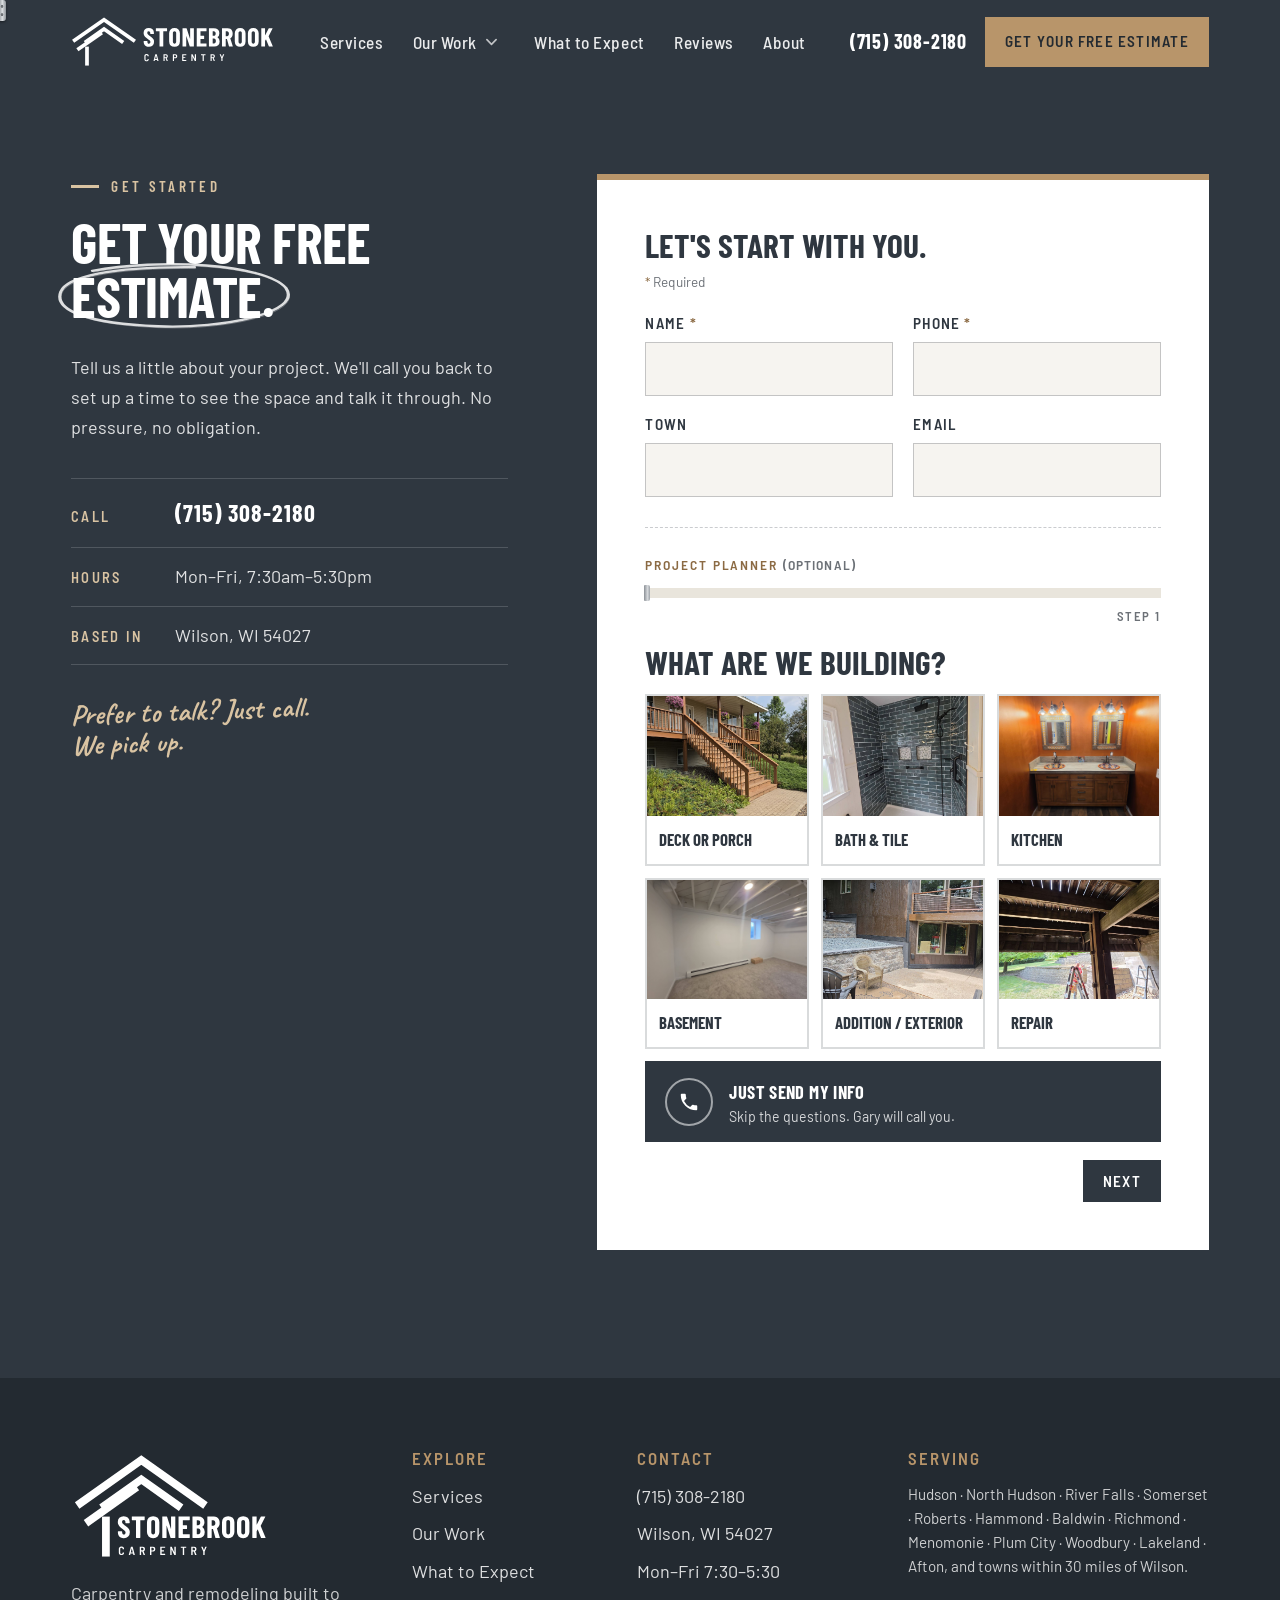
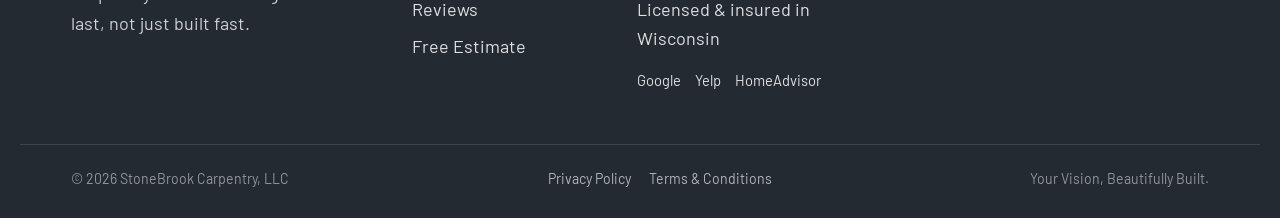
<file: free-estimate/index.html>
<!DOCTYPE html>
<html lang="en">
<head>
<meta charset="UTF-8">
<meta name="viewport" content="width=device-width, initial-scale=1.0">
<title>Get a Free Estimate | StoneBrook Carpentry, Wilson WI</title>
<meta name="description" content="Request a free estimate from StoneBrook Carpentry. Tell us a little about your project and we&#x27;ll call you back to set up a time to see the space. No pressure, no obligation.">
<link rel="canonical" href="https://brilliantimpact-media.github.io/stonebrook-carpentry-website/free-estimate/">
<meta property="og:title" content="Get a Free Estimate | StoneBrook Carpentry, Wilson WI">
<meta property="og:description" content="Request a free estimate from StoneBrook Carpentry. Tell us a little about your project and we&#x27;ll call you back to set up a time to see the space. No pressure, no obligation.">
<meta property="og:type" content="website">
<meta property="og:url" content="https://brilliantimpact-media.github.io/stonebrook-carpentry-website/free-estimate/">
<meta property="og:image" content="https://brilliantimpact-media.github.io/stonebrook-carpentry-website/assets/img/share-card.jpg">
<meta property="og:image:width" content="1200">
<meta property="og:image:height" content="630">
<meta property="og:image:alt" content="StoneBrook Carpentry: Your Vision, Beautifully Built.">
<meta name="twitter:card" content="summary_large_image">
<meta name="twitter:title" content="Get a Free Estimate | StoneBrook Carpentry, Wilson WI">
<meta name="twitter:image" content="https://brilliantimpact-media.github.io/stonebrook-carpentry-website/assets/img/share-card.jpg">
<link rel="icon" href="../favicon.ico" sizes="48x48">
<link rel="icon" href="../assets/img/favicon.svg" type="image/svg+xml">
<link rel="apple-touch-icon" href="../assets/img/apple-touch-icon.png">
<link rel="manifest" href="../site.webmanifest">
<meta name="theme-color" content="#2F3740">
<link rel="preconnect" href="https://fonts.googleapis.com">
<link rel="preconnect" href="https://fonts.gstatic.com" crossorigin>
<link href="https://fonts.googleapis.com/css2?family=Barlow+Condensed:wght@600;700&family=Barlow+Semi+Condensed:wght@500;600&family=Barlow:ital,wght@0,400;0,500;0,600;1,400&family=Caveat:wght@600;700&display=swap" rel="stylesheet">
<link rel="stylesheet" href="../assets/css/main.css?v=202610301301">
<script>
  // Only hide animated elements when JS is running and motion is wanted.
  if (!matchMedia('(prefers-reduced-motion: reduce)').matches) document.documentElement.classList.add('js');
</script>
<script type="application/ld+json">
{
  "@context": "https://schema.org",
  "@type": "BreadcrumbList",
  "itemListElement": [
    {
      "@type": "ListItem",
      "position": 1,
      "name": "Home",
      "item": "https://brilliantimpact-media.github.io/stonebrook-carpentry-website/"
    },
    {
      "@type": "ListItem",
      "position": 2,
      "name": "Free Estimate",
      "item": "https://brilliantimpact-media.github.io/stonebrook-carpentry-website/free-estimate/"
    }
  ]
}
</script>
</head>
<body class="estimate-landing">

<a class="skip" href="#main">Skip to content</a>

<!-- Reusable pencil marks. Paths use pathLength="1" so the draw-on animation works at any size. -->
<svg width="0" height="0" style="position:absolute" aria-hidden="true">
  <defs>
    <symbol id="p-circle" viewBox="0 0 200 80" preserveAspectRatio="none">
      <path pathLength="1" d="M34 13 C 88 -1, 176 5, 193 32 C 207 59, 141 77, 88 74 C 31 71, 2 57, 8 36 C 13 20, 48 8, 118 9"/>
    </symbol>
    <symbol id="p-underline" viewBox="0 0 200 20" preserveAspectRatio="none">
      <path pathLength="1" d="M3 13 C 52 5, 128 3, 197 9 M22 18 C 74 11, 140 10, 184 14"/>
    </symbol>
    <symbol id="p-one" viewBox="0 0 70 120"><path pathLength="1" d="M18 26 C 30 18, 38 10, 44 4 C 42 40, 40 80, 38 114"/></symbol>
    <symbol id="p-two" viewBox="0 0 90 120"><path pathLength="1" d="M10 34 C 12 8, 70 0, 72 32 C 74 58, 30 82, 8 112 C 34 108, 60 108, 86 110"/></symbol>
    <symbol id="p-three" viewBox="0 0 90 120"><path pathLength="1" d="M12 16 C 44 -2, 84 12, 58 46 C 50 54, 38 56, 32 56 C 92 54, 86 120, 10 104"/></symbol>
  </defs>
</svg>

<!-- Tape-measure scroll progress: the blade pulls out across the top as you scroll -->
<div class="tape" aria-hidden="true"><div class="tape-blade"><span class="tape-hook"></span></div></div>

<!-- ============ HEADER ============ -->
<header class="site-header" id="top">
  <div class="wrap header-inner">
    <a class="brand" href="../" aria-label="StoneBrook Carpentry home">
      <img src="../assets/img/logo-horizontal-white.svg" alt="StoneBrook Carpentry" width="226" height="56">
    </a>
    <nav class="nav" aria-label="Main">
      <a href="../#services">Services</a>
      <div class="nav-item has-menu">
        <a href="../projects/">Our Work</a>
        <button class="sub-toggle" type="button" aria-expanded="false" aria-controls="work-menu" aria-label="Our Work pages"><svg viewBox="0 0 12 8" aria-hidden="true"><path d="M1 1.5l5 5 5-5"/></svg></button>
        <ul class="submenu" id="work-menu">
          <li><a href="../projects/">All Projects</a></li>
          <li><a href="../projects/decks-porches/">Decks &amp; Porches</a></li>
          <li><a href="../projects/baths-tile/">Baths &amp; Tile</a></li>
          <li><a href="../projects/basements/">Basements</a></li>
          <li><a href="../projects/additions-exteriors/">Additions &amp; Exteriors</a></li>
          <li><a href="../projects/garages-outbuildings/">Garages &amp; Outbuildings</a></li>
        </ul>
      </div>
      <a href="../#process">What to Expect</a>
      <a href="../#reviews">Reviews</a>
      <a href="../#about">About</a>
    </nav>
    <div class="header-cta">
      <a class="header-phone" href="tel:+17153082180">(715) 308-2180</a>
      <a class="btn btn-tan btn-sm" href="../free-estimate/" aria-current="page">Get Your Free Estimate</a>
      <button class="menu-toggle" aria-expanded="false" aria-controls="mobile-nav" aria-label="Open menu"><span></span><span></span></button>
    </div>
  </div>

  <nav class="mobile-nav" id="mobile-nav" aria-label="Mobile">
    <a href="../#services">Services</a>
    <a href="../projects/">Our Work</a>
    <div class="m-sub">
      <a href="../projects/">All Projects</a>
      <a href="../projects/decks-porches/">Decks &amp; Porches</a>
      <a href="../projects/baths-tile/">Baths &amp; Tile</a>
      <a href="../projects/basements/">Basements</a>
      <a href="../projects/additions-exteriors/">Additions &amp; Exteriors</a>
      <a href="../projects/garages-outbuildings/">Garages &amp; Outbuildings</a>
    </div>
    <a href="../#process">What to Expect</a>
    <a href="../#reviews">Reviews</a>
    <a href="../#about">About</a>
    <a href="../free-estimate/">Get Your Free Estimate</a>
    <a href="tel:+17153082180">Call (715) 308-2180</a>
  </nav>
</header>

<main id="main">
<!-- ============ ESTIMATE ============ -->
<section class="estimate estimate-page" id="estimate">
  <div class="wrap estimate-grid">
    <div class="estimate-copy" data-reveal>
      <p class="kicker">Get Started</p>
      <h1>Get your free <span class="pmark">estimate.<svg class="pencil p-circle"><use href="#p-circle"/></svg></span></h1>
      <p>Tell us a little about your project. We'll call you back to set up a time to see the space and talk it through. No pressure, no obligation.</p>
      <div class="contact-lines">
        <p><span class="label">Call</span><a href="tel:+17153082180">(715) 308-2180</a></p>
        <p><span class="label">Hours</span>Mon–Fri, 7:30am–5:30pm</p>
        <p><span class="label">Based in</span>Wilson, WI 54027</p>
      </div>
      <p class="hand estimate-note">Prefer to talk? Just call.<br>We pick up.</p>
      <span class="arrow arrow-straight arrow-est" data-reveal aria-hidden="true"></span>
    </div>

    <!-- Estimate form: contact details first, then the Project Planner. Follow-up questions are
         tailored to the chosen project (built in main.js); every question has an "Other" option. -->
    <form class="estimate-form planner" data-reveal novalidate data-thanks="../thank-you/">
      <fieldset class="contact-block">
        <legend>Let's start with you.</legend>
        <p class="req-note"><span aria-hidden="true">*</span> Required</p>
        <div class="field-row">
          <label><span>Name <span class="req" aria-hidden="true">*</span></span><input type="text" name="name" autocomplete="name" required aria-describedby="err-name"><span class="field-err" id="err-name"></span></label>
          <label><span>Phone <span class="req" aria-hidden="true">*</span></span><input type="tel" name="phone" autocomplete="tel" inputmode="tel" required aria-describedby="err-phone"><span class="field-err" id="err-phone"></span></label>
        </div>
        <div class="field-row">
          <label>Town<input type="text" name="town" autocomplete="address-level2"></label>
          <label>Email<input type="email" name="email" autocomplete="email" aria-describedby="err-email"><span class="field-err" id="err-email"></span></label>
        </div>
        <label class="hp" aria-hidden="true">Leave this empty<input type="text" name="_gotcha" tabindex="-1" autocomplete="off"></label>
      </fieldset>

      <div class="planner-block">
        <p class="planner-kicker">Project planner <span>(optional)</span></p>
        <div class="meter" aria-hidden="true"><div class="meter-blade"></div></div>
        <p class="meter-label" aria-live="polite">Step 1</p>

      <fieldset class="q" data-key="type" data-single data-label="Project">
        <legend>What are we building?</legend>
        <div class="opts opts-photo">
          <button type="button" class="opt" data-v="Deck or porch"><img src="../assets/img/porch-stairs-side.jpg" alt=""><strong>Deck or Porch</strong></button>
          <button type="button" class="opt" data-v="Bathroom or tile"><img src="../assets/img/shower-blue-tile.jpg" alt=""><strong>Bath &amp; Tile</strong></button>
          <button type="button" class="opt" data-v="Kitchen"><img src="../assets/img/vanity-wide.jpg" alt=""><strong>Kitchen</strong></button>
          <button type="button" class="opt" data-v="Basement"><img src="../assets/img/basement.jpg" alt=""><strong>Basement</strong></button>
          <button type="button" class="opt" data-v="Addition or exterior"><img src="../assets/img/patio-exterior.jpg" alt=""><strong>Addition / Exterior</strong></button>
          <button type="button" class="opt" data-v="Repair"><img src="../assets/img/deck-structure.jpg" alt=""><strong>Repair</strong></button>
          <button type="submit" class="opt-send send-now"><span class="send-art" aria-hidden="true"><svg viewBox="0 0 24 24"><path d="M6.6 10.8a15.1 15.1 0 0 0 6.6 6.6l2.2-2.2a1 1 0 0 1 1-.25 11.4 11.4 0 0 0 3.6.57 1 1 0 0 1 1 1V20a1 1 0 0 1-1 1A17 17 0 0 1 3 4a1 1 0 0 1 1-1h3.5a1 1 0 0 1 1 1c0 1.25.2 2.45.57 3.57a1 1 0 0 1-.25 1z"/></svg></span><strong>Just send my info</strong><span class="send-sub">Skip the questions. Gary will call you.</span></button>
        </div>
      </fieldset>

      <fieldset class="q q-final" data-key="final">
        <legend>Here's your project plan.</legend>
        <div class="plan">
          <dl class="plan-list"></dl>
          <div>
            <p class="plan-head">What to expect</p>
            <ul class="plan-expect"></ul>
          </div>
        </div>
        <label class="final-note"><span class="final-label">Anything else we should know?</span><textarea name="message" rows="3"></textarea></label>
        <input type="hidden" name="project_plan">
        <button class="btn btn-tan send-plan" type="submit">Send My Info &amp; Project Plan</button>
      </fieldset>

        <div class="planner-nav">
          <button type="button" class="link-btn p-back" disabled>Back</button>
          <button type="button" class="btn btn-slate btn-sm p-next">Next</button>
        </div>
      </div>
      <p class="form-note" role="status" aria-live="polite"></p>
    </form>
  </div>
</section>

</main>

<!-- ============ FOOTER ============ -->
<footer class="site-footer">
  <div class="wrap footer-grid">
    <div class="footer-brand">
      <a class="brand-top" href="../" aria-label="Back to top of the StoneBrook Carpentry homepage"><img src="../assets/img/logo-stacked-white.svg" alt="StoneBrook Carpentry" width="200" height="110"></a>
      <p>Carpentry and remodeling built to last, not just built fast.</p>
    </div>
    <nav class="footer-col" aria-label="Footer">
      <h2 class="footer-h">Explore</h2>
      <a href="../#services">Services</a>
      <a href="../projects/">Our Work</a>
      <a href="../#process">What to Expect</a>
      <a href="../#reviews">Reviews</a>
      <a href="../free-estimate/">Free Estimate</a>
    </nav>
    <div class="footer-col">
      <h2 class="footer-h">Contact</h2>
      <a href="tel:+17153082180">(715) 308-2180</a>
      <span>Wilson, WI 54027</span>
      <span>Mon–Fri 7:30–5:30</span>
      <span>Licensed &amp; insured in Wisconsin</span>
      <span class="footer-find"><a href="https://www.google.com/search?q=StoneBrook+Carpentry,+LLC#lrd=0x87f807442768f6ab:0x76c101ca6e3b87b3,1,,,," target="_blank" rel="noopener">Google</a><a href="https://www.yelp.com/biz/stonebrook-carpentry-wilson" target="_blank" rel="noopener">Yelp</a><a href="https://www.homeadvisor.com/rated.StoneBrookCarpentryLLC.52659418.html" target="_blank" rel="noopener">HomeAdvisor</a></span>
    </div>
    <div class="footer-col">
      <h2 class="footer-h">Serving</h2>
      <p>Hudson · North Hudson · River Falls · Somerset · Roberts · Hammond · Baldwin · Richmond · Menomonie · Plum City · Woodbury · Lakeland · Afton, and towns within 30 miles of Wilson.</p>
    </div>
  </div>
  <div class="wrap footer-base">
    <p>© <span data-year>2026</span> StoneBrook Carpentry, LLC</p>
    <p class="footer-legal"><a href="../privacy-policy/">Privacy Policy</a><a href="../terms/">Terms &amp; Conditions</a></p>
    <p>Your Vision, Beautifully Built.</p>
  </div>
</footer>

<!-- Phone-only call / estimate bar -->
<nav class="m-bar" aria-label="Quick contact"><a href="tel:+17153082180"><svg viewBox="0 0 24 24" aria-hidden="true"><path d="M6.6 10.8a15.1 15.1 0 0 0 6.6 6.6l2.2-2.2a1 1 0 0 1 1-.25 11.4 11.4 0 0 0 3.6.57 1 1 0 0 1 1 1V20a1 1 0 0 1-1 1A17 17 0 0 1 3 4a1 1 0 0 1 1-1h3.5a1 1 0 0 1 1 1c0 1.25.2 2.45.57 3.57a1 1 0 0 1-.25 1z"/></svg>Call</a><a href="../free-estimate/">Free Estimate</a></nav>
<script src="../assets/js/page.js?v=202610301301"></script>
<script src="../assets/js/nav.js?v=202610301301"></script>
<script src="../assets/js/estimate.js?v=202610301301"></script>
</body>
</html>
</file>
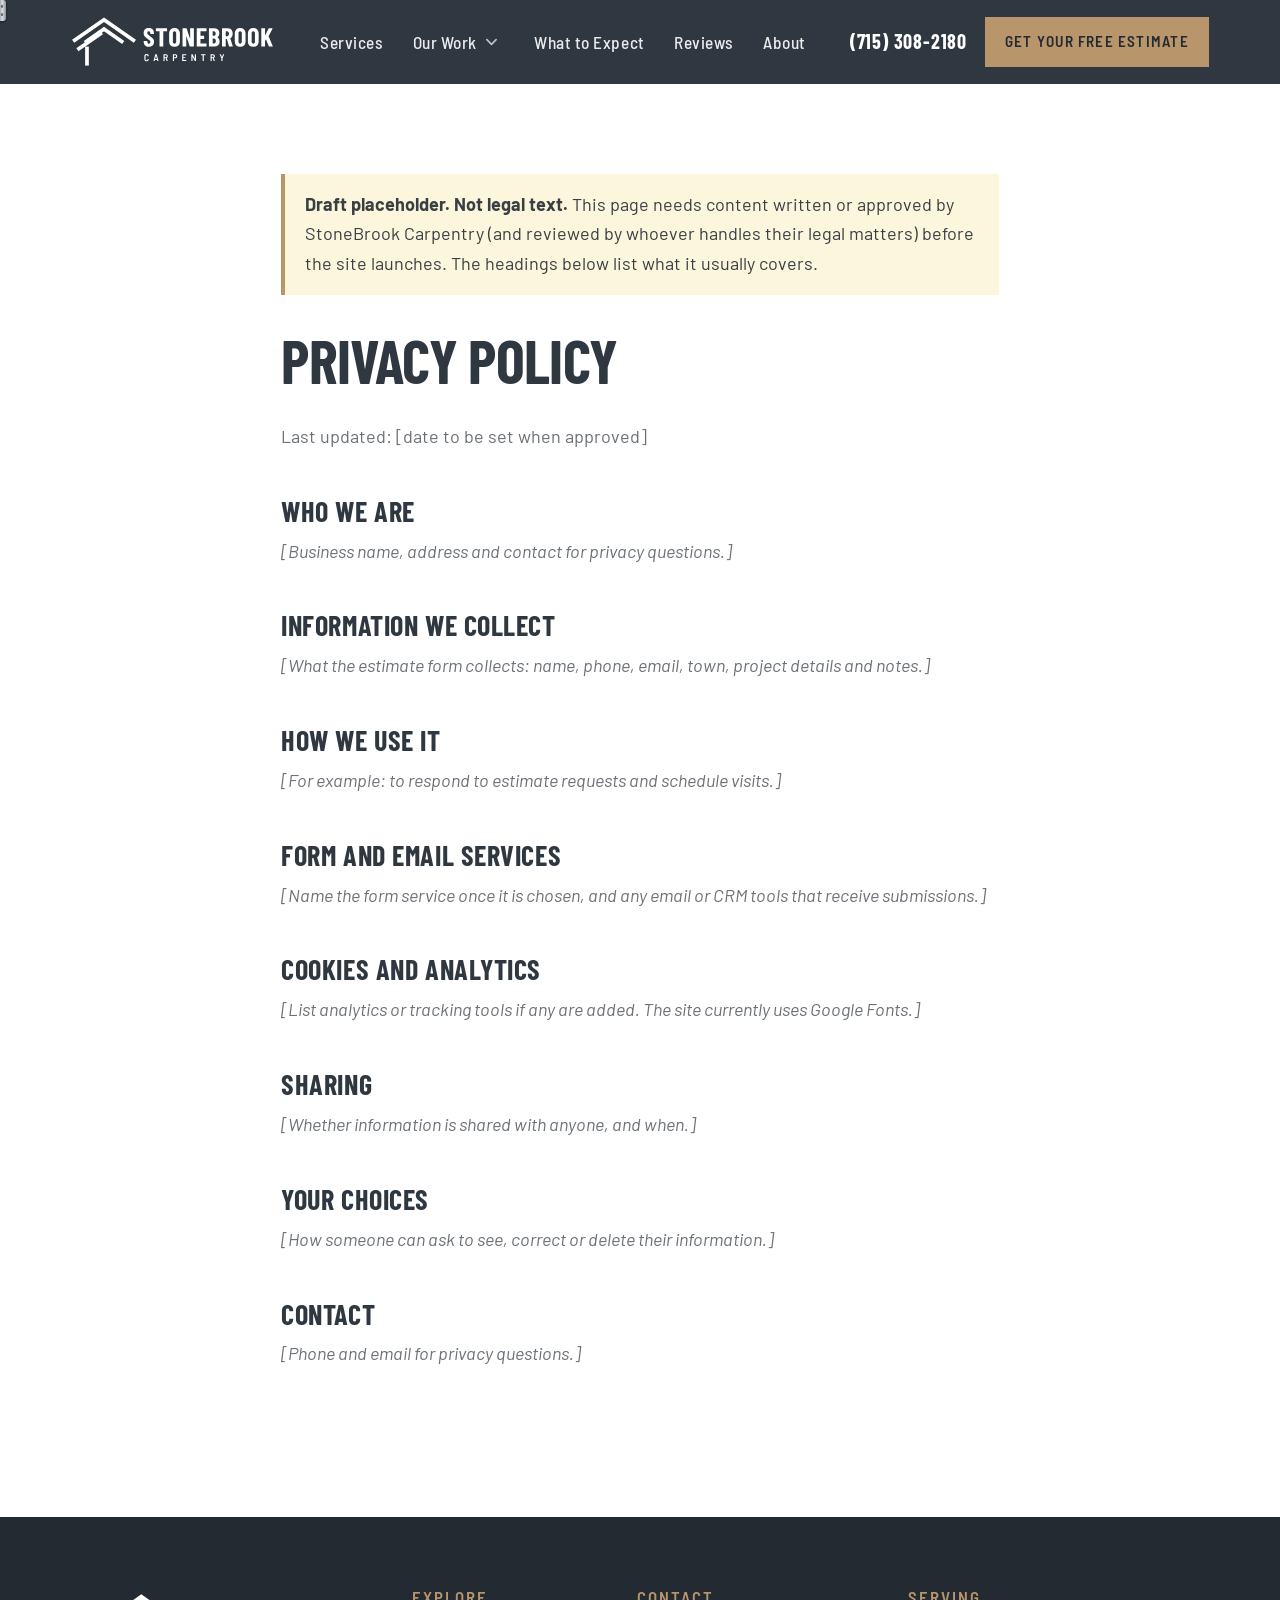
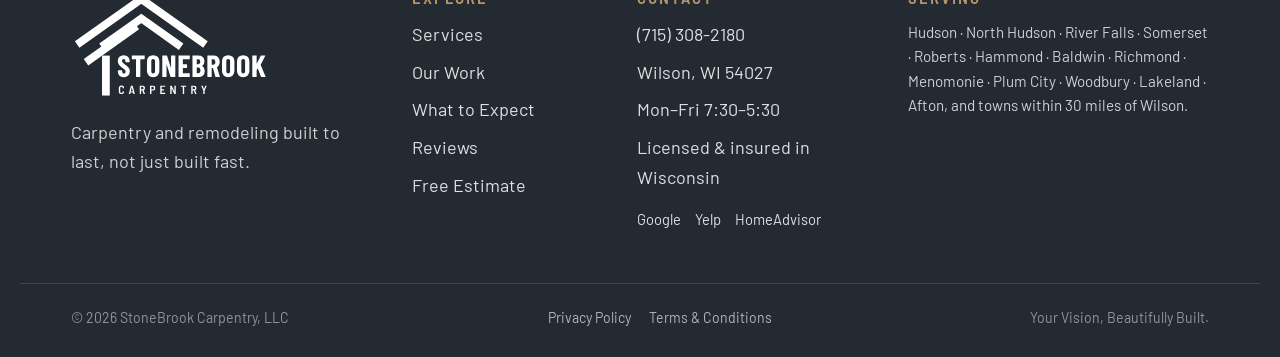
<file: privacy-policy/index.html>
<!DOCTYPE html>
<html lang="en">
<head>
<meta charset="UTF-8">
<meta name="viewport" content="width=device-width, initial-scale=1.0">
<title>Privacy Policy | StoneBrook Carpentry</title>
<meta name="description" content="Privacy Policy for the StoneBrook Carpentry website.">
<meta name="robots" content="noindex, follow">
<meta property="og:title" content="Privacy Policy | StoneBrook Carpentry">
<meta property="og:description" content="Privacy Policy for the StoneBrook Carpentry website.">
<meta property="og:type" content="website">
<meta property="og:url" content="https://brilliantimpact-media.github.io/stonebrook-carpentry-website/privacy-policy/">
<meta property="og:image" content="https://brilliantimpact-media.github.io/stonebrook-carpentry-website/assets/img/share-card.jpg">
<meta property="og:image:width" content="1200">
<meta property="og:image:height" content="630">
<meta property="og:image:alt" content="StoneBrook Carpentry: Your Vision, Beautifully Built.">
<meta name="twitter:card" content="summary_large_image">
<meta name="twitter:title" content="Privacy Policy | StoneBrook Carpentry">
<meta name="twitter:image" content="https://brilliantimpact-media.github.io/stonebrook-carpentry-website/assets/img/share-card.jpg">
<link rel="icon" href="../favicon.ico" sizes="48x48">
<link rel="icon" href="../assets/img/favicon.svg" type="image/svg+xml">
<link rel="apple-touch-icon" href="../assets/img/apple-touch-icon.png">
<link rel="manifest" href="../site.webmanifest">
<meta name="theme-color" content="#2F3740">
<link rel="preconnect" href="https://fonts.googleapis.com">
<link rel="preconnect" href="https://fonts.gstatic.com" crossorigin>
<link href="https://fonts.googleapis.com/css2?family=Barlow+Condensed:wght@600;700&family=Barlow+Semi+Condensed:wght@500;600&family=Barlow:ital,wght@0,400;0,500;0,600;1,400&family=Caveat:wght@600;700&display=swap" rel="stylesheet">
<link rel="stylesheet" href="../assets/css/main.css?v=202610301301">
<script>
  // Only hide animated elements when JS is running and motion is wanted.
  if (!matchMedia('(prefers-reduced-motion: reduce)').matches) document.documentElement.classList.add('js');
</script>
</head>
<body class="legal-page">

<a class="skip" href="#main">Skip to content</a>

<!-- Tape-measure scroll progress: the blade pulls out across the top as you scroll -->
<div class="tape" aria-hidden="true"><div class="tape-blade"><span class="tape-hook"></span></div></div>

<!-- ============ HEADER ============ -->
<header class="site-header" id="top">
  <div class="wrap header-inner">
    <a class="brand" href="../" aria-label="StoneBrook Carpentry home">
      <img src="../assets/img/logo-horizontal-white.svg" alt="StoneBrook Carpentry" width="226" height="56">
    </a>
    <nav class="nav" aria-label="Main">
      <a href="../#services">Services</a>
      <div class="nav-item has-menu">
        <a href="../projects/">Our Work</a>
        <button class="sub-toggle" type="button" aria-expanded="false" aria-controls="work-menu" aria-label="Our Work pages"><svg viewBox="0 0 12 8" aria-hidden="true"><path d="M1 1.5l5 5 5-5"/></svg></button>
        <ul class="submenu" id="work-menu">
          <li><a href="../projects/">All Projects</a></li>
          <li><a href="../projects/decks-porches/">Decks &amp; Porches</a></li>
          <li><a href="../projects/baths-tile/">Baths &amp; Tile</a></li>
          <li><a href="../projects/basements/">Basements</a></li>
          <li><a href="../projects/additions-exteriors/">Additions &amp; Exteriors</a></li>
          <li><a href="../projects/garages-outbuildings/">Garages &amp; Outbuildings</a></li>
        </ul>
      </div>
      <a href="../#process">What to Expect</a>
      <a href="../#reviews">Reviews</a>
      <a href="../#about">About</a>
    </nav>
    <div class="header-cta">
      <a class="header-phone" href="tel:+17153082180">(715) 308-2180</a>
      <a class="btn btn-tan btn-sm" href="../free-estimate/">Get Your Free Estimate</a>
      <button class="menu-toggle" aria-expanded="false" aria-controls="mobile-nav" aria-label="Open menu"><span></span><span></span></button>
    </div>
  </div>

  <nav class="mobile-nav" id="mobile-nav" aria-label="Mobile">
    <a href="../#services">Services</a>
    <a href="../projects/">Our Work</a>
    <div class="m-sub">
      <a href="../projects/">All Projects</a>
      <a href="../projects/decks-porches/">Decks &amp; Porches</a>
      <a href="../projects/baths-tile/">Baths &amp; Tile</a>
      <a href="../projects/basements/">Basements</a>
      <a href="../projects/additions-exteriors/">Additions &amp; Exteriors</a>
      <a href="../projects/garages-outbuildings/">Garages &amp; Outbuildings</a>
    </div>
    <a href="../#process">What to Expect</a>
    <a href="../#reviews">Reviews</a>
    <a href="../#about">About</a>
    <a href="../free-estimate/">Get Your Free Estimate</a>
    <a href="tel:+17153082180">Call (715) 308-2180</a>
  </nav>
</header>

<main id="main">
  <section class="legal">
    <div class="wrap legal-wrap">
      <p class="draft-flag"><strong>Draft placeholder. Not legal text.</strong> This page needs content written or approved by StoneBrook Carpentry (and reviewed by whoever handles their legal matters) before the site launches. The headings below list what it usually covers.</p>
      <h1>Privacy Policy</h1>
      <p class="legal-meta">Last updated: [date to be set when approved]</p>
      <h2>Who we are</h2>
      <p class="todo">[Business name, address and contact for privacy questions.]</p>
      <h2>Information we collect</h2>
      <p class="todo">[What the estimate form collects: name, phone, email, town, project details and notes.]</p>
      <h2>How we use it</h2>
      <p class="todo">[For example: to respond to estimate requests and schedule visits.]</p>
      <h2>Form and email services</h2>
      <p class="todo">[Name the form service once it is chosen, and any email or CRM tools that receive submissions.]</p>
      <h2>Cookies and analytics</h2>
      <p class="todo">[List analytics or tracking tools if any are added. The site currently uses Google Fonts.]</p>
      <h2>Sharing</h2>
      <p class="todo">[Whether information is shared with anyone, and when.]</p>
      <h2>Your choices</h2>
      <p class="todo">[How someone can ask to see, correct or delete their information.]</p>
      <h2>Contact</h2>
      <p class="todo">[Phone and email for privacy questions.]</p>
    </div>
  </section>
</main>

<!-- ============ FOOTER ============ -->
<footer class="site-footer">
  <div class="wrap footer-grid">
    <div class="footer-brand">
      <a class="brand-top" href="../" aria-label="Back to top of the StoneBrook Carpentry homepage"><img src="../assets/img/logo-stacked-white.svg" alt="StoneBrook Carpentry" width="200" height="110"></a>
      <p>Carpentry and remodeling built to last, not just built fast.</p>
    </div>
    <nav class="footer-col" aria-label="Footer">
      <h2 class="footer-h">Explore</h2>
      <a href="../#services">Services</a>
      <a href="../projects/">Our Work</a>
      <a href="../#process">What to Expect</a>
      <a href="../#reviews">Reviews</a>
      <a href="../free-estimate/">Free Estimate</a>
    </nav>
    <div class="footer-col">
      <h2 class="footer-h">Contact</h2>
      <a href="tel:+17153082180">(715) 308-2180</a>
      <span>Wilson, WI 54027</span>
      <span>Mon–Fri 7:30–5:30</span>
      <span>Licensed &amp; insured in Wisconsin</span>
      <span class="footer-find"><a href="https://www.google.com/search?q=StoneBrook+Carpentry,+LLC#lrd=0x87f807442768f6ab:0x76c101ca6e3b87b3,1,,,," target="_blank" rel="noopener">Google</a><a href="https://www.yelp.com/biz/stonebrook-carpentry-wilson" target="_blank" rel="noopener">Yelp</a><a href="https://www.homeadvisor.com/rated.StoneBrookCarpentryLLC.52659418.html" target="_blank" rel="noopener">HomeAdvisor</a></span>
    </div>
    <div class="footer-col">
      <h2 class="footer-h">Serving</h2>
      <p>Hudson · North Hudson · River Falls · Somerset · Roberts · Hammond · Baldwin · Richmond · Menomonie · Plum City · Woodbury · Lakeland · Afton, and towns within 30 miles of Wilson.</p>
    </div>
  </div>
  <div class="wrap footer-base">
    <p>© <span data-year>2026</span> StoneBrook Carpentry, LLC</p>
    <p class="footer-legal"><a href="../privacy-policy/">Privacy Policy</a><a href="../terms/">Terms &amp; Conditions</a></p>
    <p>Your Vision, Beautifully Built.</p>
  </div>
</footer>

<!-- Phone-only call / estimate bar -->
<nav class="m-bar" aria-label="Quick contact"><a href="tel:+17153082180"><svg viewBox="0 0 24 24" aria-hidden="true"><path d="M6.6 10.8a15.1 15.1 0 0 0 6.6 6.6l2.2-2.2a1 1 0 0 1 1-.25 11.4 11.4 0 0 0 3.6.57 1 1 0 0 1 1 1V20a1 1 0 0 1-1 1A17 17 0 0 1 3 4a1 1 0 0 1 1-1h3.5a1 1 0 0 1 1 1c0 1.25.2 2.45.57 3.57a1 1 0 0 1-.25 1z"/></svg>Call</a><a href="../free-estimate/">Free Estimate</a></nav>
<script src="../assets/js/page.js?v=202610301301"></script>
<script src="../assets/js/nav.js?v=202610301301"></script>
</body>
</html>
</file>
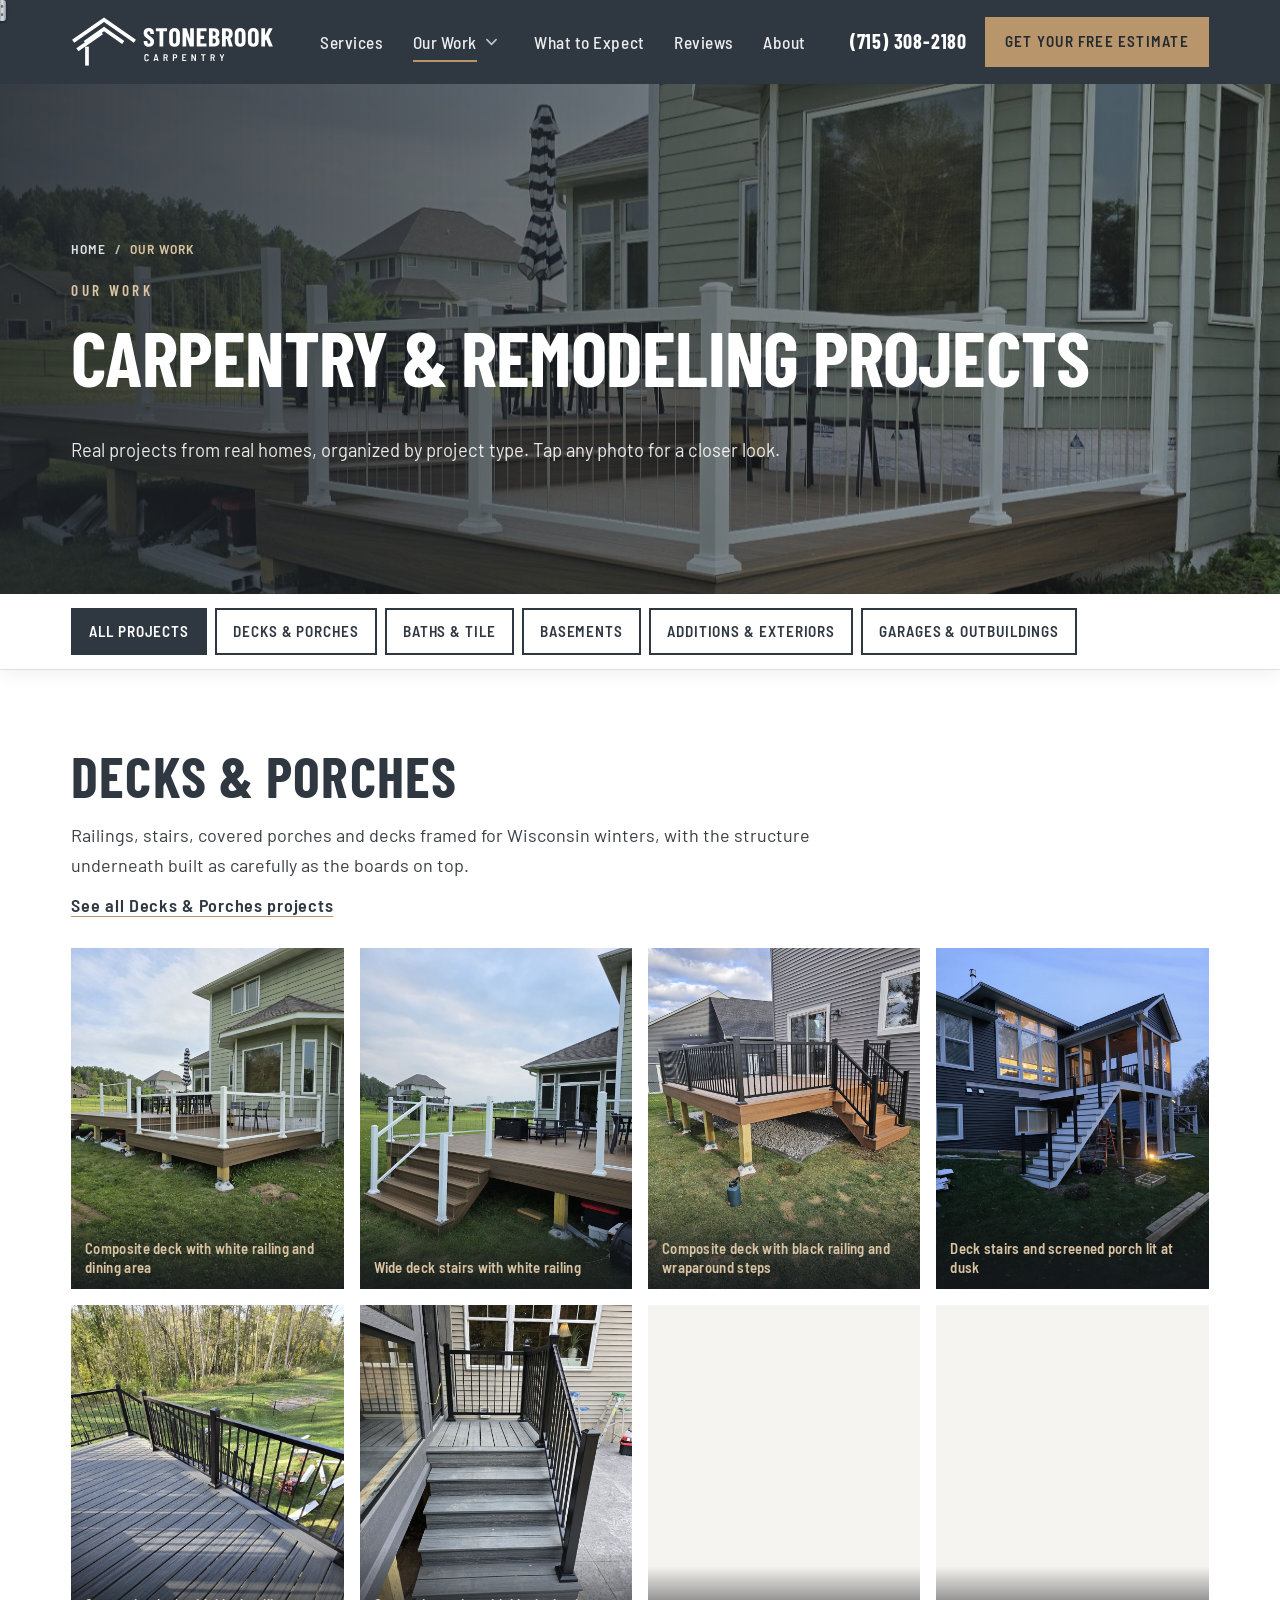
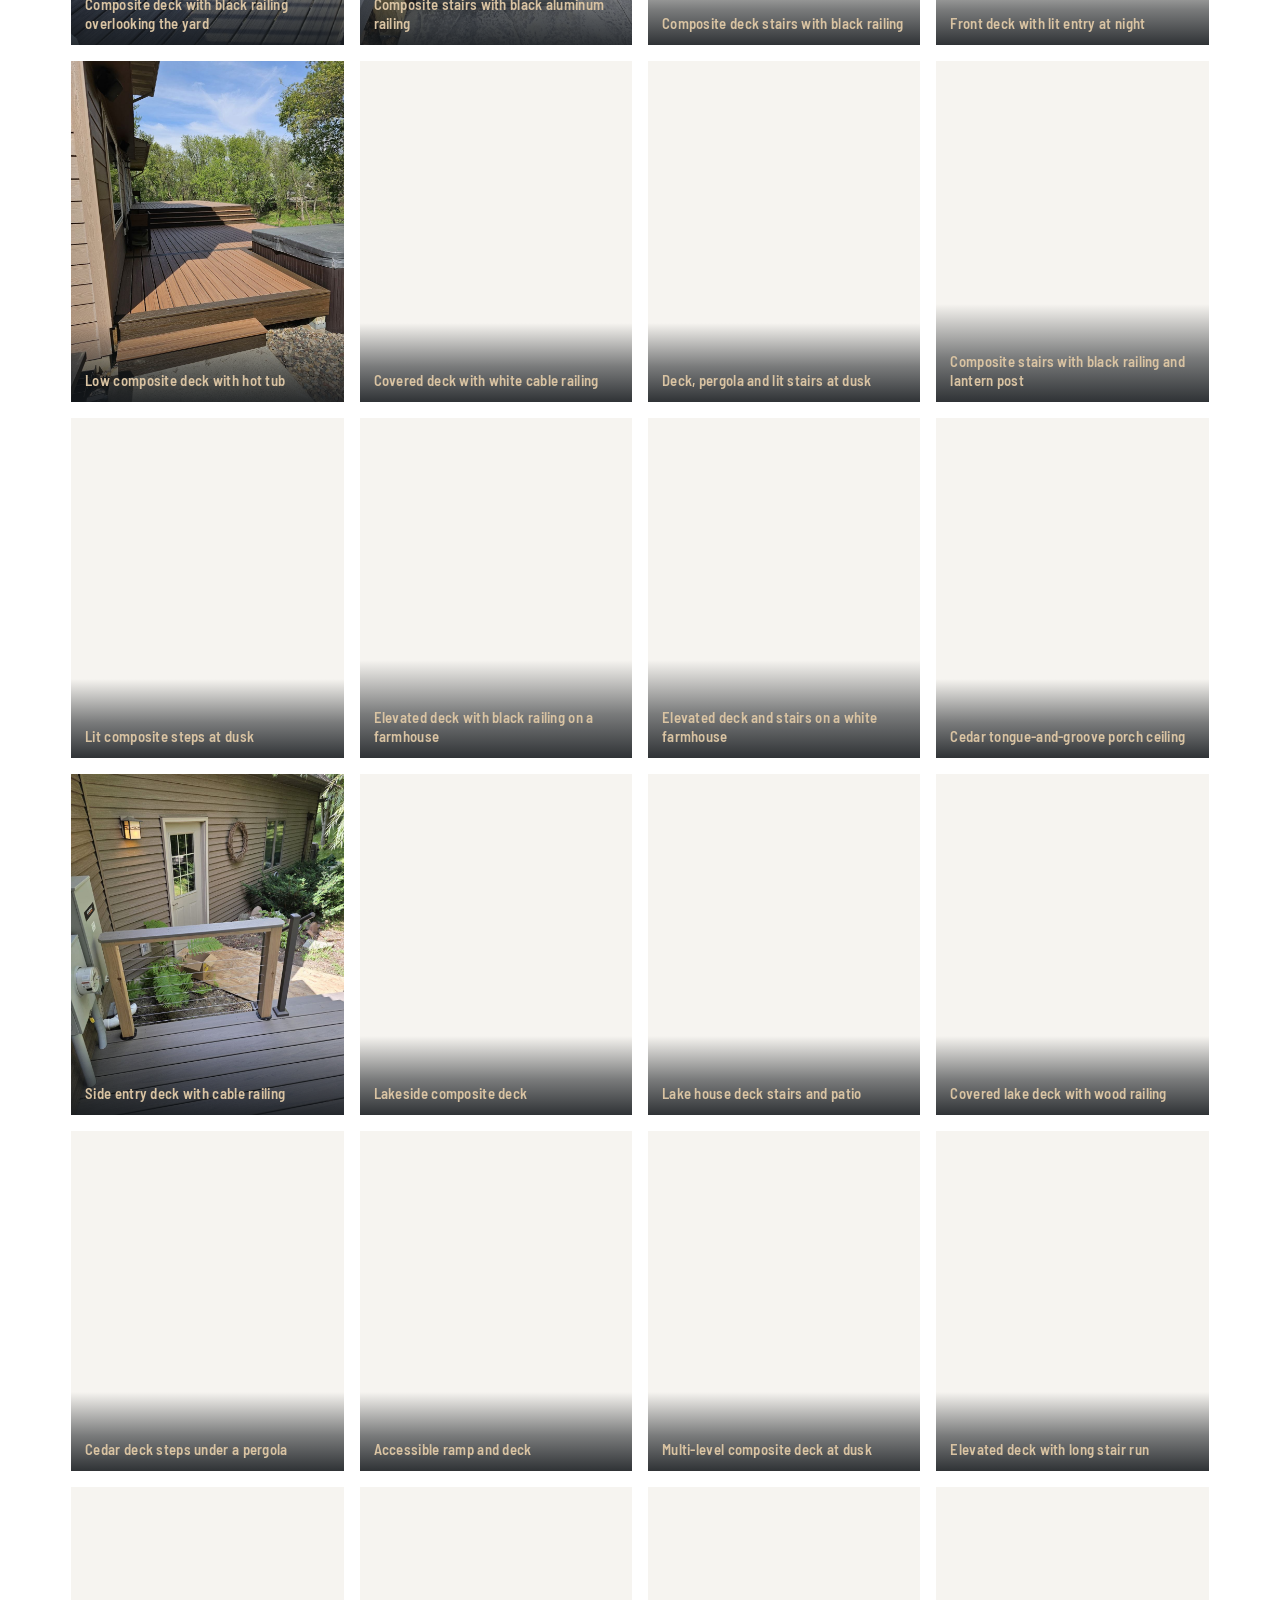
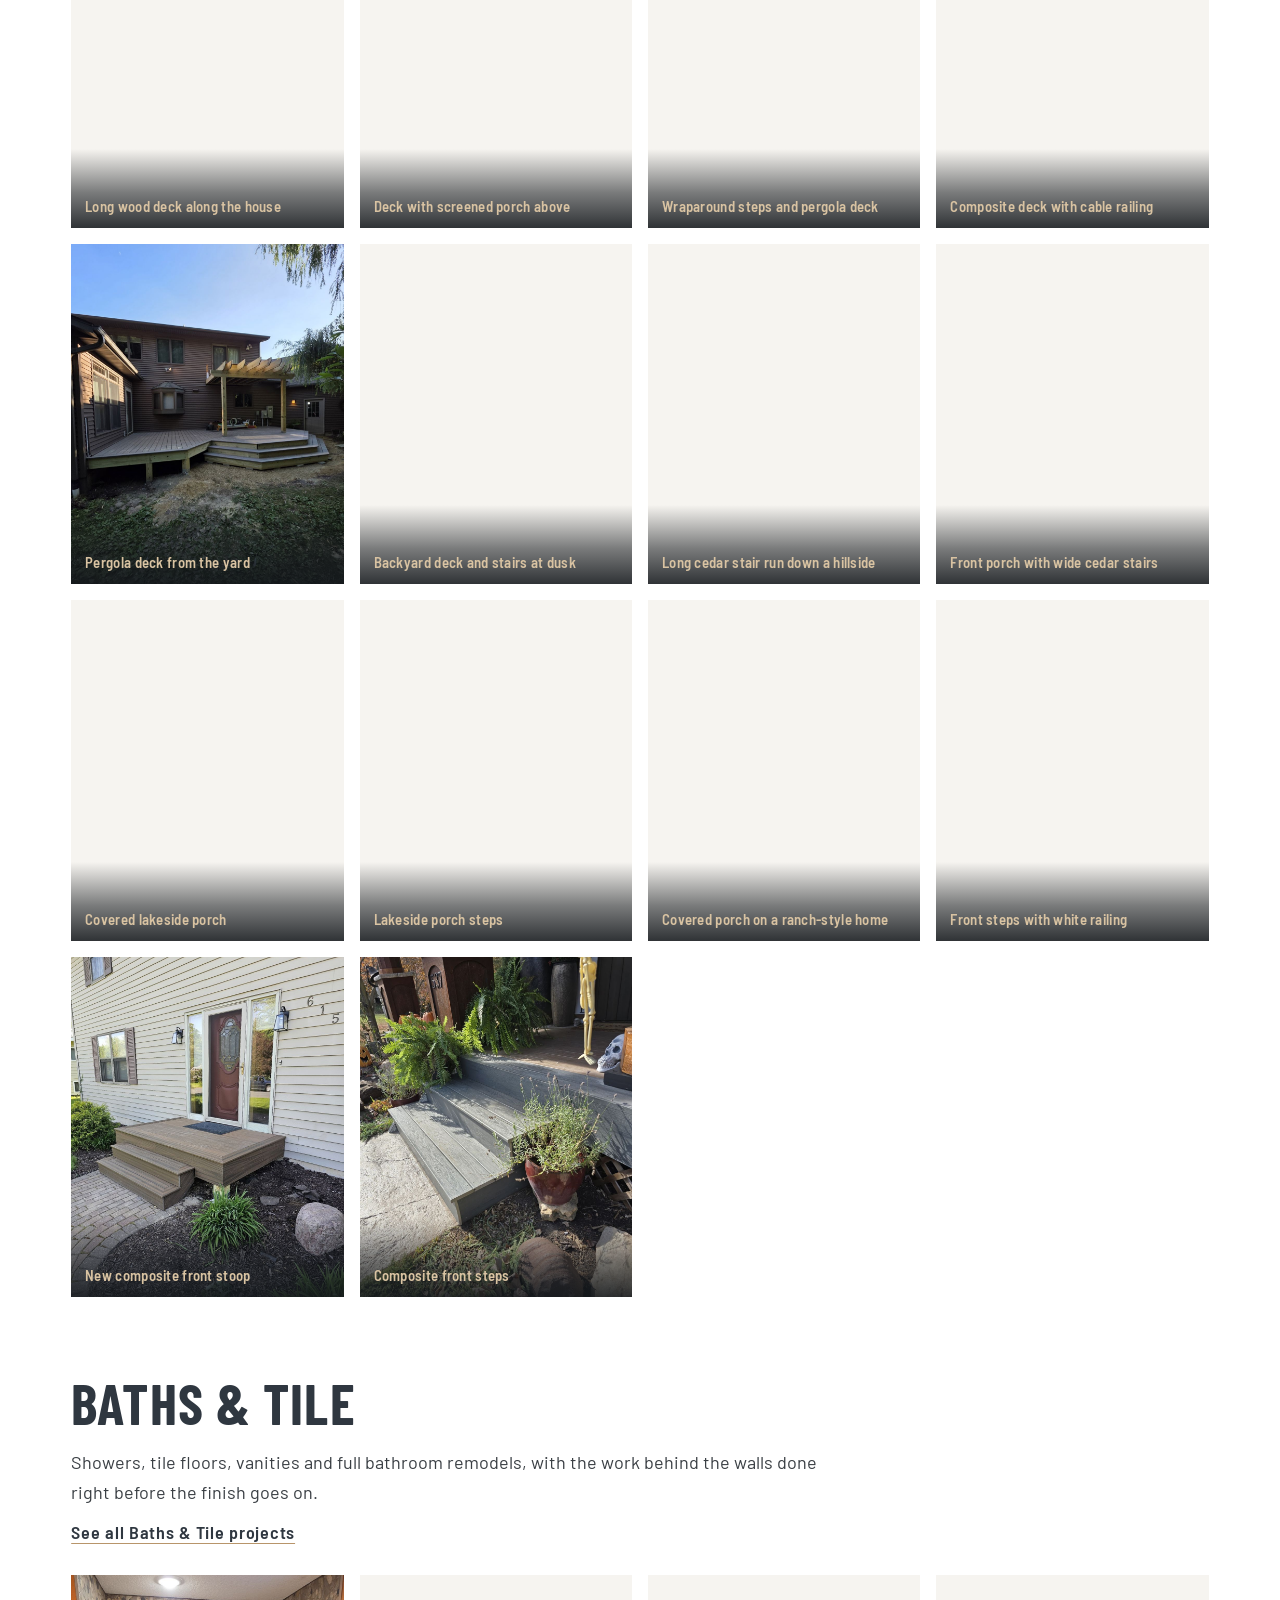
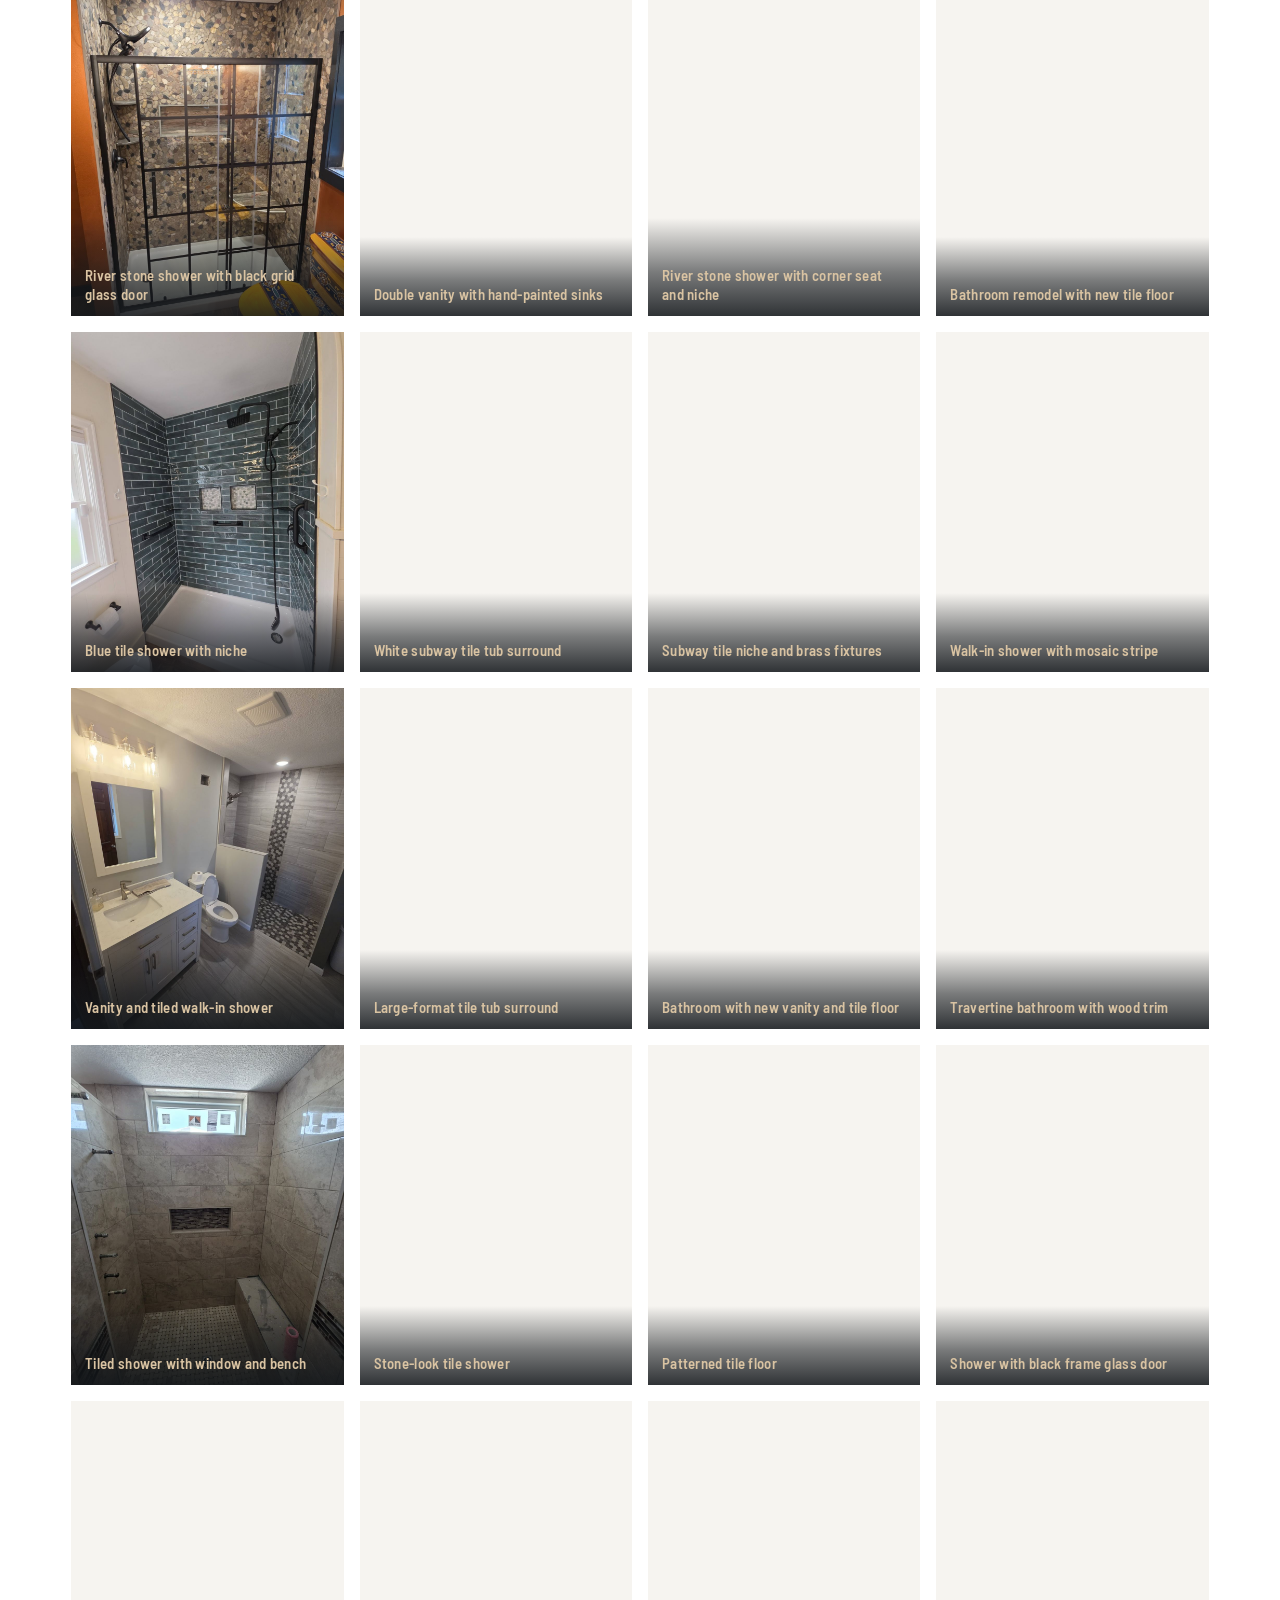
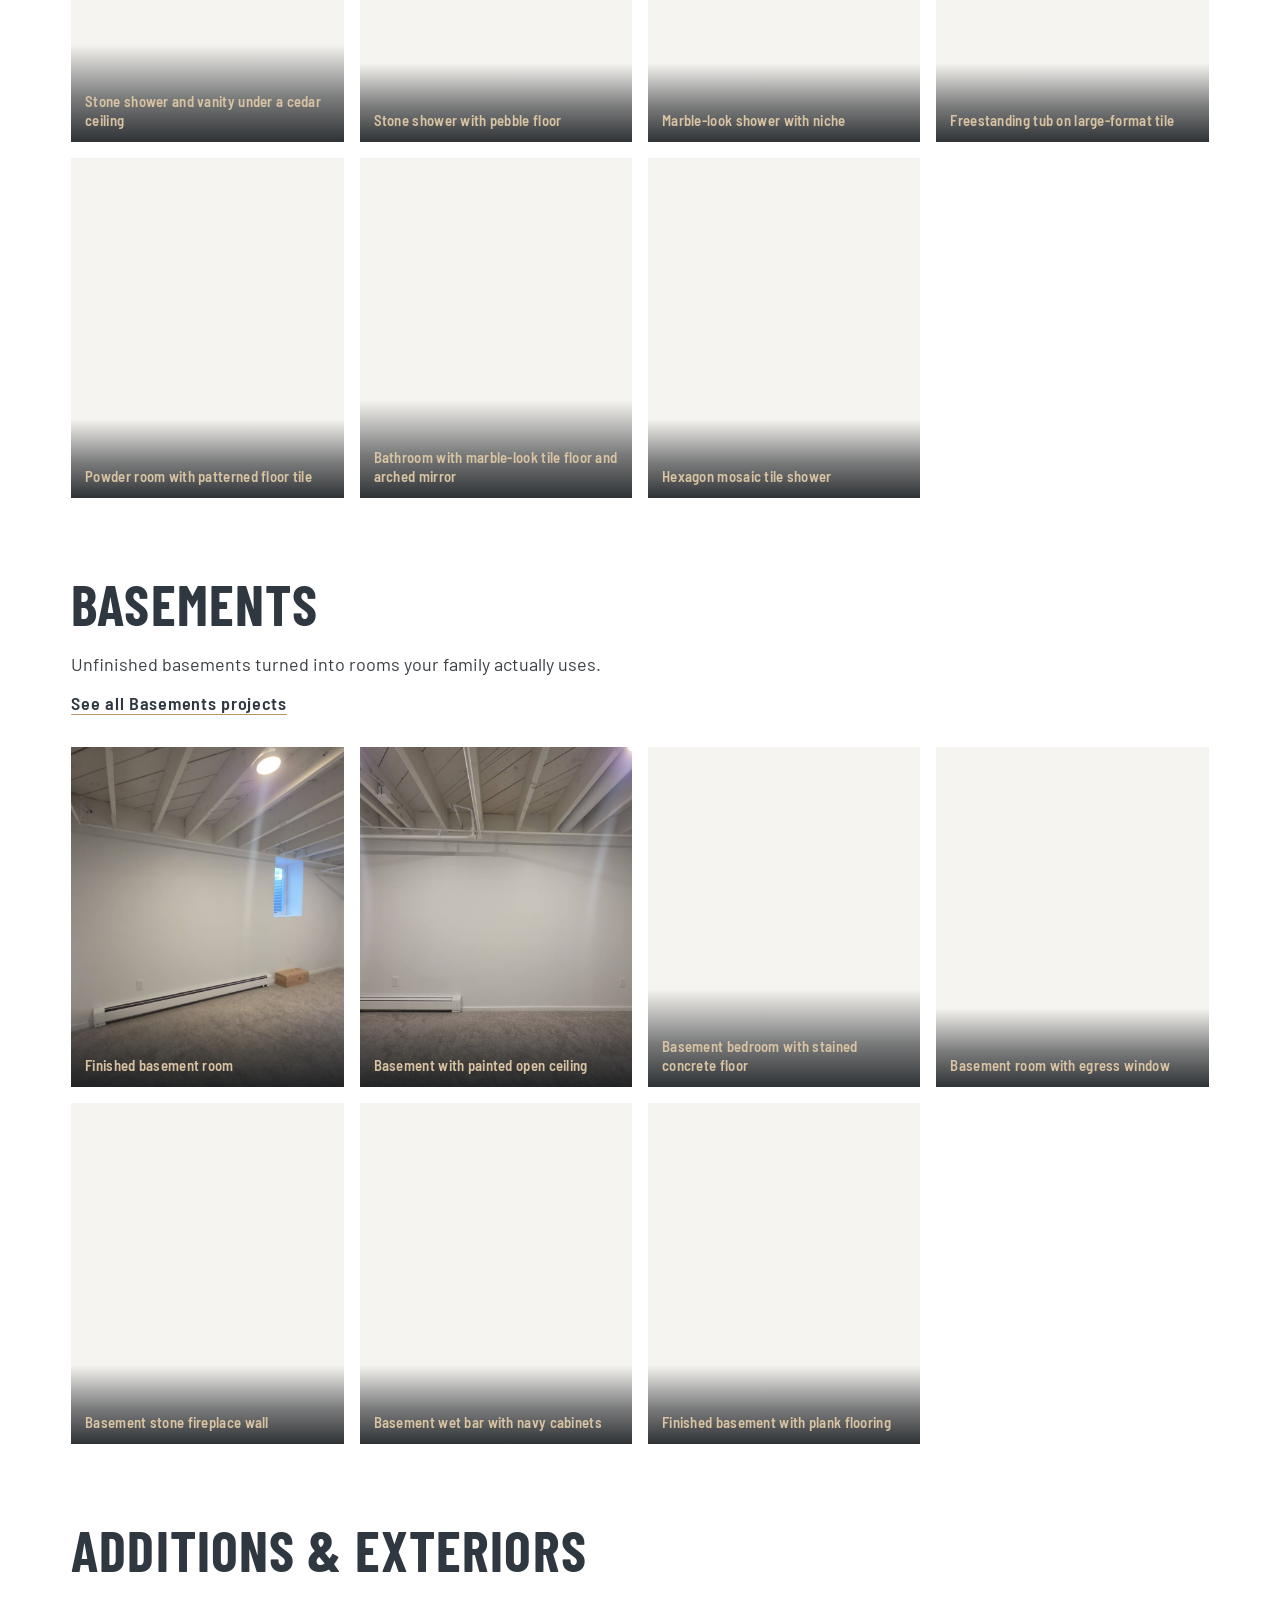
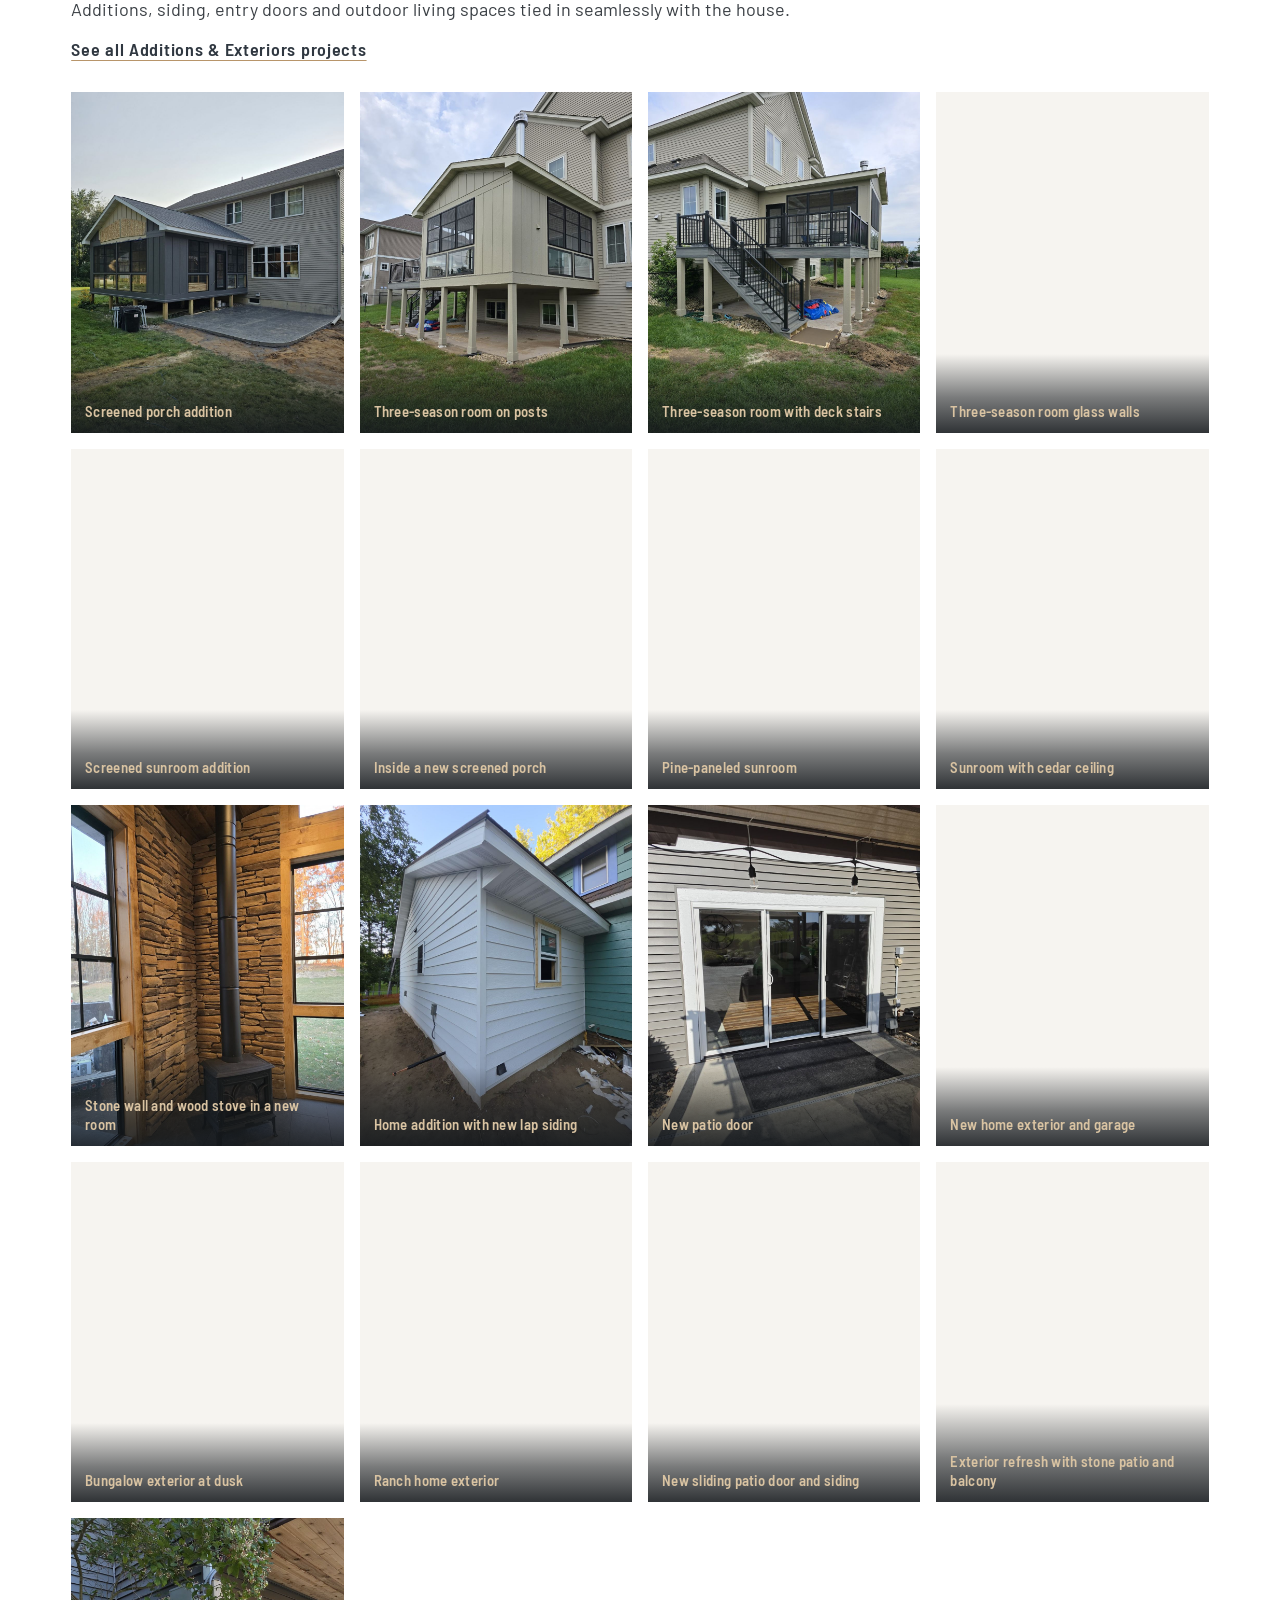
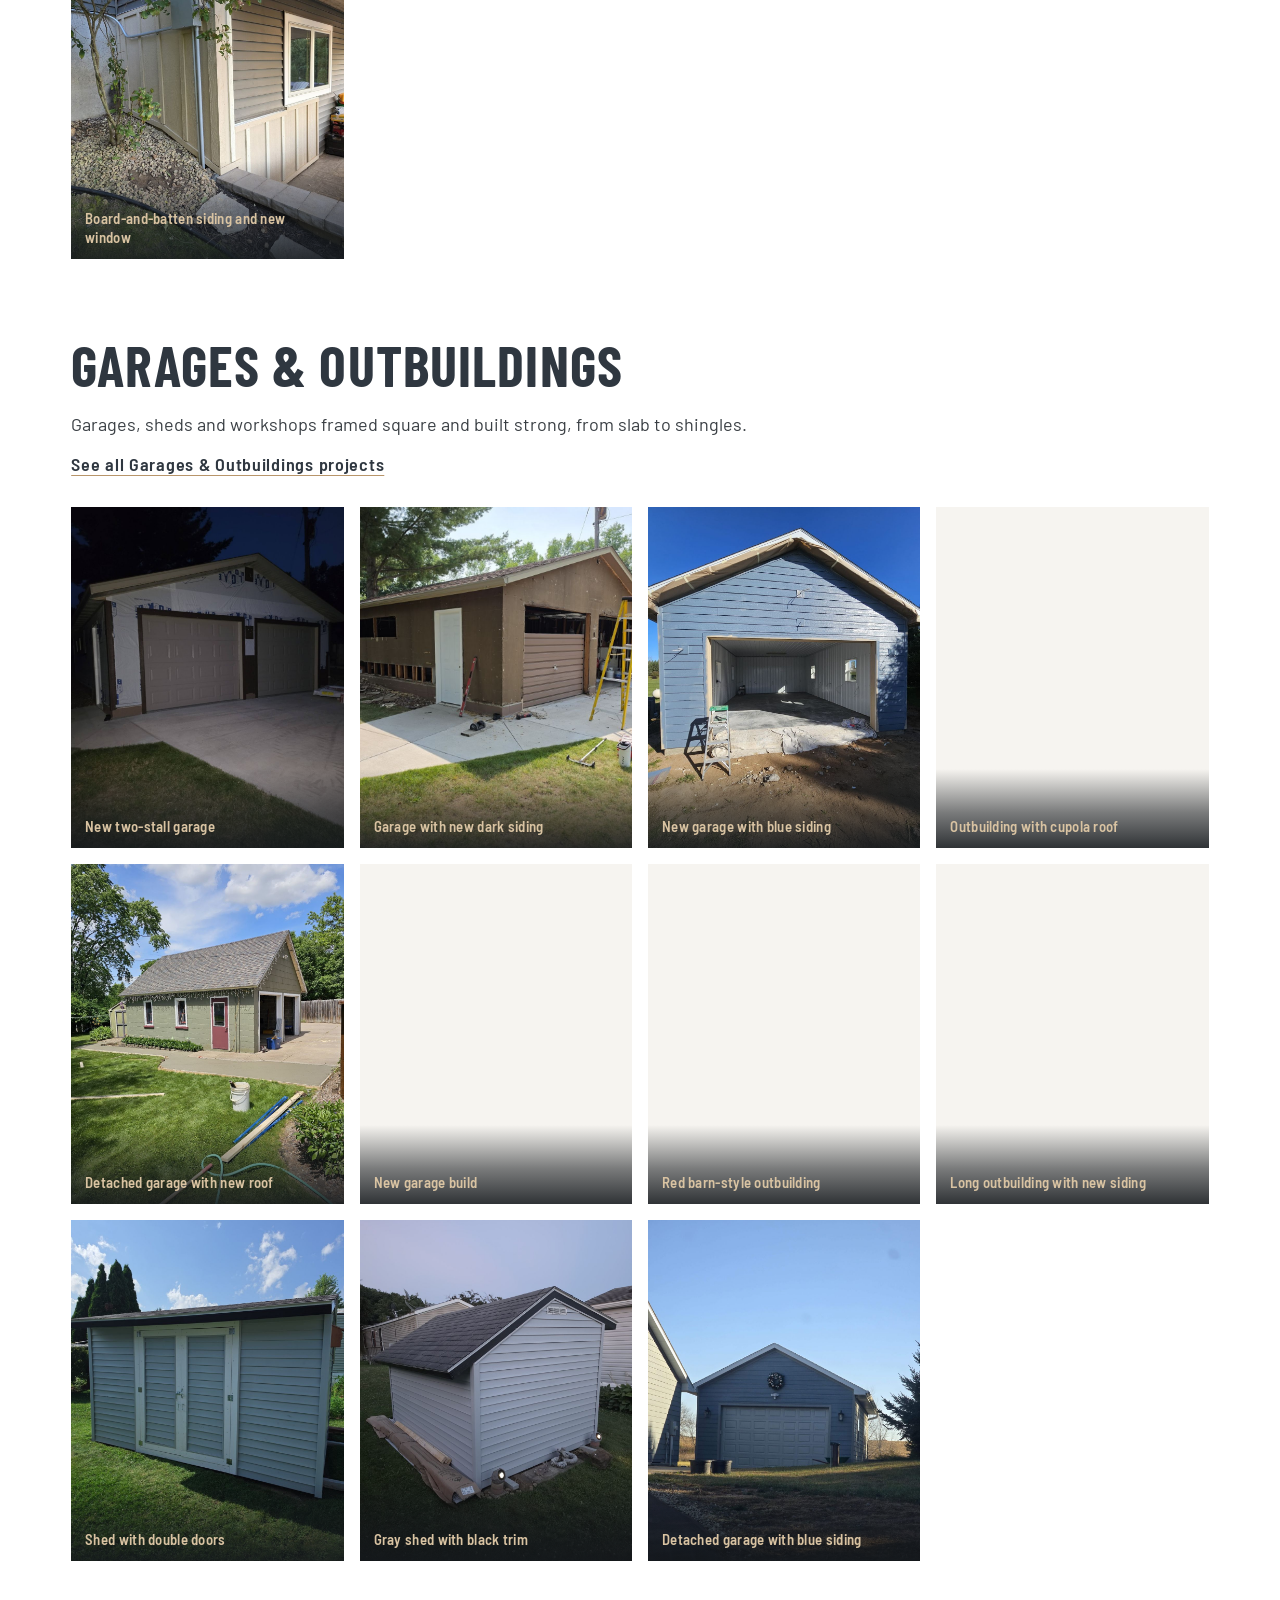
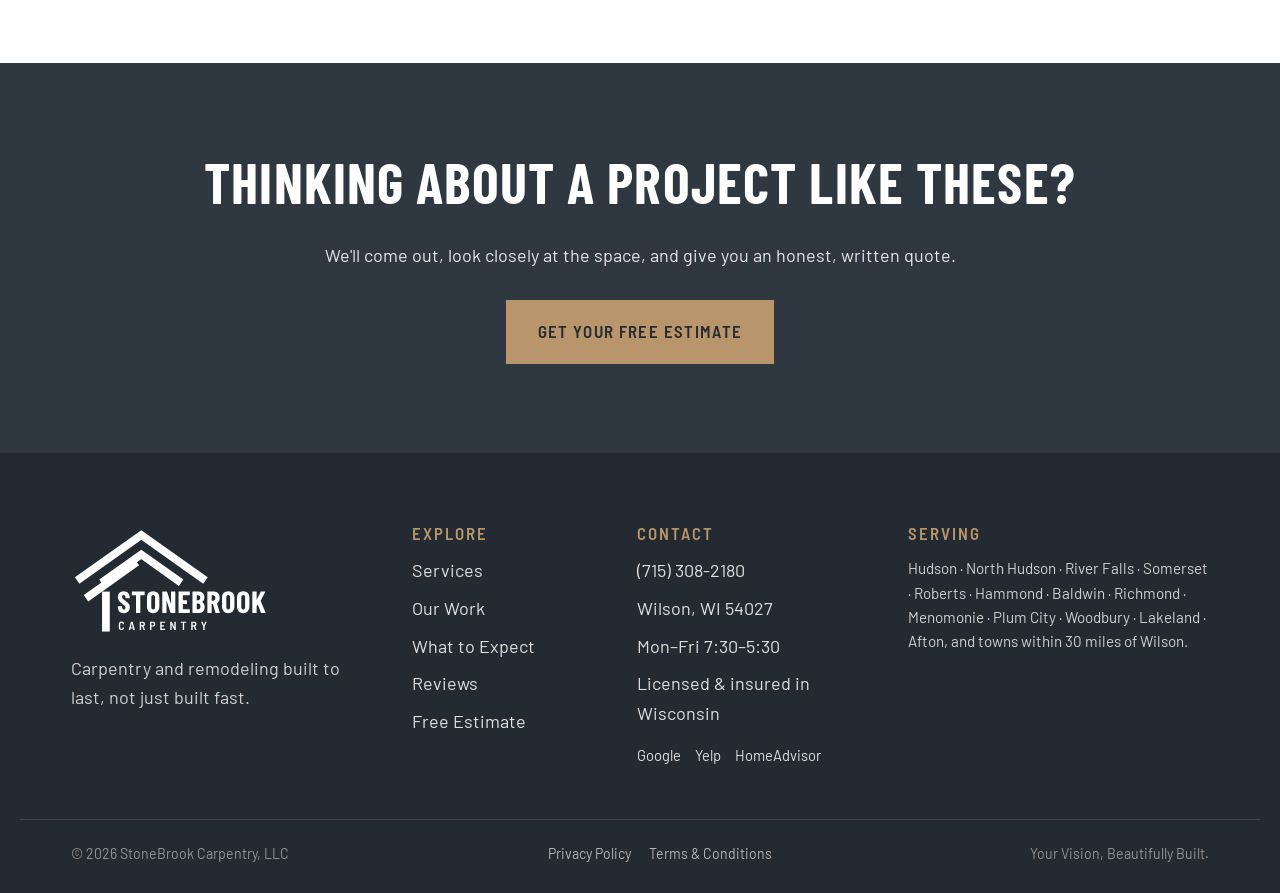
<file: projects/index.html>
<!DOCTYPE html>
<html lang="en">
<head>
<meta charset="UTF-8">
<meta name="viewport" content="width=device-width, initial-scale=1.0">
<title>Our Projects: Decks, Porches, Bathrooms, Basements &amp; More | StoneBrook Carpentry</title>
<meta name="description" content="See StoneBrook Carpentry projects: decks and porches, custom tile showers and bathrooms, finished basements, additions, exteriors, garages and outbuildings.">
<link rel="canonical" href="https://brilliantimpact-media.github.io/stonebrook-carpentry-website/projects/">
<meta property="og:title" content="Our Projects: Decks, Porches, Bathrooms, Basements &amp; More | StoneBrook Carpentry">
<meta property="og:description" content="See StoneBrook Carpentry projects: decks and porches, custom tile showers and bathrooms, finished basements, additions, exteriors, garages and outbuildings.">
<meta property="og:type" content="website">
<meta property="og:url" content="https://brilliantimpact-media.github.io/stonebrook-carpentry-website/projects/">
<meta property="og:image" content="https://brilliantimpact-media.github.io/stonebrook-carpentry-website/assets/img/share-card.jpg">
<meta property="og:image:width" content="1200">
<meta property="og:image:height" content="630">
<meta property="og:image:alt" content="StoneBrook Carpentry: Your Vision, Beautifully Built.">
<meta name="twitter:card" content="summary_large_image">
<meta name="twitter:title" content="Our Projects: Decks, Porches, Bathrooms, Basements &amp; More | StoneBrook Carpentry">
<meta name="twitter:image" content="https://brilliantimpact-media.github.io/stonebrook-carpentry-website/assets/img/share-card.jpg">
<link rel="icon" href="../favicon.ico" sizes="48x48">
<link rel="icon" href="../assets/img/favicon.svg" type="image/svg+xml">
<link rel="apple-touch-icon" href="../assets/img/apple-touch-icon.png">
<link rel="manifest" href="../site.webmanifest">
<meta name="theme-color" content="#2F3740">
<link rel="preconnect" href="https://fonts.googleapis.com">
<link rel="preconnect" href="https://fonts.gstatic.com" crossorigin>
<link href="https://fonts.googleapis.com/css2?family=Barlow+Condensed:wght@600;700&family=Barlow+Semi+Condensed:wght@500;600&family=Barlow:ital,wght@0,400;0,500;0,600;1,400&family=Caveat:wght@600;700&display=swap" rel="stylesheet">
<link rel="stylesheet" href="../assets/css/main.css?v=202610301301">
<link rel="stylesheet" href="../assets/css/projects.css?v=202610301301">
<script>
  // Only hide animated elements when JS is running and motion is wanted.
  if (!matchMedia('(prefers-reduced-motion: reduce)').matches) document.documentElement.classList.add('js');
</script>
<script>
  try { if (sessionStorage.getItem('sbTab')) document.documentElement.classList.add('from-tab'); } catch (e) {}
</script>
<script type="application/ld+json">
{
  "@context": "https://schema.org",
  "@type": "BreadcrumbList",
  "itemListElement": [
    {
      "@type": "ListItem",
      "position": 1,
      "name": "Home",
      "item": "https://brilliantimpact-media.github.io/stonebrook-carpentry-website/"
    },
    {
      "@type": "ListItem",
      "position": 2,
      "name": "Our Work",
      "item": "https://brilliantimpact-media.github.io/stonebrook-carpentry-website/projects/"
    }
  ]
}
</script>
</head>
<body class="projects-page" data-cat="all">

<a class="skip" href="#main">Skip to content</a>

<!-- Tape-measure scroll progress: the blade pulls out across the top as you scroll -->
<div class="tape" aria-hidden="true"><div class="tape-blade"><span class="tape-hook"></span></div></div>

<!-- ============ HEADER ============ -->
<header class="site-header" id="top">
  <div class="wrap header-inner">
    <a class="brand" href="../" aria-label="StoneBrook Carpentry home">
      <img src="../assets/img/logo-horizontal-white.svg" alt="StoneBrook Carpentry" width="226" height="56">
    </a>
    <nav class="nav" aria-label="Main">
      <a href="../#services">Services</a>
      <div class="nav-item has-menu">
        <a href="../projects/" aria-current="page">Our Work</a>
        <button class="sub-toggle" type="button" aria-expanded="false" aria-controls="work-menu" aria-label="Our Work pages"><svg viewBox="0 0 12 8" aria-hidden="true"><path d="M1 1.5l5 5 5-5"/></svg></button>
        <ul class="submenu" id="work-menu">
          <li><a href="../projects/" aria-current="page">All Projects</a></li>
          <li><a href="../projects/decks-porches/">Decks &amp; Porches</a></li>
          <li><a href="../projects/baths-tile/">Baths &amp; Tile</a></li>
          <li><a href="../projects/basements/">Basements</a></li>
          <li><a href="../projects/additions-exteriors/">Additions &amp; Exteriors</a></li>
          <li><a href="../projects/garages-outbuildings/">Garages &amp; Outbuildings</a></li>
        </ul>
      </div>
      <a href="../#process">What to Expect</a>
      <a href="../#reviews">Reviews</a>
      <a href="../#about">About</a>
    </nav>
    <div class="header-cta">
      <a class="header-phone" href="tel:+17153082180">(715) 308-2180</a>
      <a class="btn btn-tan btn-sm" href="../free-estimate/">Get Your Free Estimate</a>
      <button class="menu-toggle" aria-expanded="false" aria-controls="mobile-nav" aria-label="Open menu"><span></span><span></span></button>
    </div>
  </div>

  <nav class="mobile-nav" id="mobile-nav" aria-label="Mobile">
    <a href="../#services">Services</a>
    <a href="../projects/">Our Work</a>
    <div class="m-sub">
      <a href="../projects/">All Projects</a>
      <a href="../projects/decks-porches/">Decks &amp; Porches</a>
      <a href="../projects/baths-tile/">Baths &amp; Tile</a>
      <a href="../projects/basements/">Basements</a>
      <a href="../projects/additions-exteriors/">Additions &amp; Exteriors</a>
      <a href="../projects/garages-outbuildings/">Garages &amp; Outbuildings</a>
    </div>
    <a href="../#process">What to Expect</a>
    <a href="../#reviews">Reviews</a>
    <a href="../#about">About</a>
    <a href="../free-estimate/">Get Your Free Estimate</a>
    <a href="tel:+17153082180">Call (715) 308-2180</a>
  </nav>
</header>

<main id="main">
  <section class="phero">
    <img class="phero-bg" src="../assets/img/projects/../projects-header.jpg" style="object-position:center 42%" alt="" fetchpriority="high">
    <div class="wrap">
      <nav class="crumbs" aria-label="Breadcrumb"><a href="../">Home</a><span aria-hidden="true">/</span><span aria-current="page">Our Work</span></nav>
      <p class="kicker">Our Work</p>
      <h1>Carpentry &amp; remodeling projects</h1>
      <p>Real projects from real homes, organized by project type. Tap any photo for a closer look.</p>
    </div>
  </section>

  <nav class="ptabs-bar" aria-label="Project types">
    <div class="wrap ptabs">
      <a class="ptab on" href="../projects/" data-cat="all" aria-current="page">All Projects</a>
      <a class="ptab" href="../projects/decks-porches/" data-cat="decks-porches">Decks &amp; Porches</a>
      <a class="ptab" href="../projects/baths-tile/" data-cat="baths-tile">Baths &amp; Tile</a>
      <a class="ptab" href="../projects/basements/" data-cat="basements">Basements</a>
      <a class="ptab" href="../projects/additions-exteriors/" data-cat="additions-exteriors">Additions &amp; Exteriors</a>
      <a class="ptab" href="../projects/garages-outbuildings/" data-cat="garages-outbuildings">Garages &amp; Outbuildings</a>
    </div>
  </nav>

  <section class="pcat" id="decks-porches" data-cat="decks-porches">
    <div class="wrap">
      <header class="pcat-head"><h2><a href="decks-porches/">Decks &amp; Porches</a></h2><p>Railings, stairs, covered porches and decks framed for Wisconsin winters, with the structure underneath built as carefully as the boards on top.</p><a class="pcat-more" href="decks-porches/">See all Decks &amp; Porches projects</a></header>
      <div class="pgrid">
        <figure class="pshot"><button type="button" class="pshot-btn" aria-label="Open photo: Composite deck with white railing and dining area"><img src="../assets/img/projects/composite-deck-with-white-railing-and-dining-are-1097.jpg" alt="Composite deck with white railing and dining area" width="1050" height="1400" loading="lazy" decoding="async"></button><figcaption>Composite deck with white railing and dining area</figcaption></figure>
        <figure class="pshot"><button type="button" class="pshot-btn" aria-label="Open photo: Wide deck stairs with white railing"><img src="../assets/img/projects/wide-deck-stairs-with-white-railing-1095.jpg" alt="Wide deck stairs with white railing" width="1050" height="1400" loading="lazy" decoding="async"></button><figcaption>Wide deck stairs with white railing</figcaption></figure>
        <figure class="pshot"><button type="button" class="pshot-btn" aria-label="Open photo: Composite deck with black railing and wraparound steps"><img src="../assets/img/projects/composite-deck-with-black-railing-and-wraparound-2009.jpg" alt="Composite deck with black railing and wraparound steps" width="1050" height="1400" loading="lazy" decoding="async"></button><figcaption>Composite deck with black railing and wraparound steps</figcaption></figure>
        <figure class="pshot"><button type="button" class="pshot-btn" aria-label="Open photo: Deck stairs and screened porch lit at dusk"><img src="../assets/img/projects/deck-stairs-and-screened-porch-lit-at-dusk-1613.jpg" alt="Deck stairs and screened porch lit at dusk" width="1050" height="1400" loading="lazy" decoding="async"></button><figcaption>Deck stairs and screened porch lit at dusk</figcaption></figure>
        <figure class="pshot"><button type="button" class="pshot-btn" aria-label="Open photo: Composite deck with black railing overlooking the yard"><img src="../assets/img/projects/composite-deck-with-black-railing-overlooking-th-1611.jpg" alt="Composite deck with black railing overlooking the yard" width="1400" height="1050" loading="lazy" decoding="async"></button><figcaption>Composite deck with black railing overlooking the yard</figcaption></figure>
        <figure class="pshot"><button type="button" class="pshot-btn" aria-label="Open photo: Composite stairs with black aluminum railing"><img src="../assets/img/projects/composite-stairs-with-black-aluminum-railing-1601.jpg" alt="Composite stairs with black aluminum railing" width="1050" height="1400" loading="lazy" decoding="async"></button><figcaption>Composite stairs with black aluminum railing</figcaption></figure>
        <figure class="pshot"><button type="button" class="pshot-btn" aria-label="Open photo: Composite deck stairs with black railing"><img src="../assets/img/projects/composite-deck-stairs-with-black-railing-1287.jpg" alt="Composite deck stairs with black railing" width="1050" height="1400" loading="lazy" decoding="async"></button><figcaption>Composite deck stairs with black railing</figcaption></figure>
        <figure class="pshot"><button type="button" class="pshot-btn" aria-label="Open photo: Front deck with lit entry at night"><img src="../assets/img/projects/front-deck-with-lit-entry-at-night-0794.jpg" alt="Front deck with lit entry at night" width="1050" height="1400" loading="lazy" decoding="async"></button><figcaption>Front deck with lit entry at night</figcaption></figure>
        <figure class="pshot"><button type="button" class="pshot-btn" aria-label="Open photo: Low composite deck with hot tub"><img src="../assets/img/projects/low-composite-deck-with-hot-tub-1972.jpg" alt="Low composite deck with hot tub" width="1050" height="1400" loading="lazy" decoding="async"></button><figcaption>Low composite deck with hot tub</figcaption></figure>
        <figure class="pshot"><button type="button" class="pshot-btn" aria-label="Open photo: Covered deck with white cable railing"><img src="../assets/img/projects/covered-deck-with-white-cable-railing-1057.jpg" alt="Covered deck with white cable railing" width="1050" height="1400" loading="lazy" decoding="async"></button><figcaption>Covered deck with white cable railing</figcaption></figure>
        <figure class="pshot"><button type="button" class="pshot-btn" aria-label="Open photo: Deck, pergola and lit stairs at dusk"><img src="../assets/img/projects/deck-pergola-and-lit-stairs-at-dusk-1564.jpg" alt="Deck, pergola and lit stairs at dusk" width="1050" height="1400" loading="lazy" decoding="async"></button><figcaption>Deck, pergola and lit stairs at dusk</figcaption></figure>
        <figure class="pshot"><button type="button" class="pshot-btn" aria-label="Open photo: Composite stairs with black railing and lantern post"><img src="../assets/img/projects/composite-stairs-with-black-railing-and-lantern-1482.jpg" alt="Composite stairs with black railing and lantern post" width="1050" height="1400" loading="lazy" decoding="async"></button><figcaption>Composite stairs with black railing and lantern post</figcaption></figure>
        <figure class="pshot"><button type="button" class="pshot-btn" aria-label="Open photo: Lit composite steps at dusk"><img src="../assets/img/projects/lit-composite-steps-at-dusk-1556.jpg" alt="Lit composite steps at dusk" width="1050" height="1400" loading="lazy" decoding="async"></button><figcaption>Lit composite steps at dusk</figcaption></figure>
        <figure class="pshot"><button type="button" class="pshot-btn" aria-label="Open photo: Elevated deck with black railing on a farmhouse"><img src="../assets/img/projects/elevated-deck-with-black-railing-on-a-farmhouse-1249.jpg" alt="Elevated deck with black railing on a farmhouse" width="1050" height="1400" loading="lazy" decoding="async"></button><figcaption>Elevated deck with black railing on a farmhouse</figcaption></figure>
        <figure class="pshot"><button type="button" class="pshot-btn" aria-label="Open photo: Elevated deck and stairs on a white farmhouse"><img src="../assets/img/projects/elevated-deck-and-stairs-on-a-white-farmhouse-1238.jpg" alt="Elevated deck and stairs on a white farmhouse" width="1050" height="1400" loading="lazy" decoding="async"></button><figcaption>Elevated deck and stairs on a white farmhouse</figcaption></figure>
        <figure class="pshot"><button type="button" class="pshot-btn" aria-label="Open photo: Cedar tongue-and-groove porch ceiling"><img src="../assets/img/projects/cedar-tongue-and-groove-porch-ceiling-1242.jpg" alt="Cedar tongue-and-groove porch ceiling" width="1050" height="1400" loading="lazy" decoding="async"></button><figcaption>Cedar tongue-and-groove porch ceiling</figcaption></figure>
        <figure class="pshot"><button type="button" class="pshot-btn" aria-label="Open photo: Side entry deck with cable railing"><img src="../assets/img/projects/side-entry-deck-with-cable-railing-1024.jpg" alt="Side entry deck with cable railing" width="1050" height="1400" loading="lazy" decoding="async"></button><figcaption>Side entry deck with cable railing</figcaption></figure>
        <figure class="pshot"><button type="button" class="pshot-btn" aria-label="Open photo: Lakeside composite deck"><img src="../assets/img/projects/lakeside-composite-deck-0526.jpg" alt="Lakeside composite deck" width="1050" height="1400" loading="lazy" decoding="async"></button><figcaption>Lakeside composite deck</figcaption></figure>
        <figure class="pshot"><button type="button" class="pshot-btn" aria-label="Open photo: Lake house deck stairs and patio"><img src="../assets/img/projects/lake-house-deck-stairs-and-patio-0513.jpg" alt="Lake house deck stairs and patio" width="1050" height="1400" loading="lazy" decoding="async"></button><figcaption>Lake house deck stairs and patio</figcaption></figure>
        <figure class="pshot"><button type="button" class="pshot-btn" aria-label="Open photo: Covered lake deck with wood railing"><img src="../assets/img/projects/covered-lake-deck-with-wood-railing-0546.jpg" alt="Covered lake deck with wood railing" width="1050" height="1400" loading="lazy" decoding="async"></button><figcaption>Covered lake deck with wood railing</figcaption></figure>
        <figure class="pshot"><button type="button" class="pshot-btn" aria-label="Open photo: Cedar deck steps under a pergola"><img src="../assets/img/projects/cedar-deck-steps-under-a-pergola-0465.jpg" alt="Cedar deck steps under a pergola" width="1050" height="1400" loading="lazy" decoding="async"></button><figcaption>Cedar deck steps under a pergola</figcaption></figure>
        <figure class="pshot"><button type="button" class="pshot-btn" aria-label="Open photo: Accessible ramp and deck"><img src="../assets/img/projects/accessible-ramp-and-deck-0949.jpg" alt="Accessible ramp and deck" width="1050" height="1400" loading="lazy" decoding="async"></button><figcaption>Accessible ramp and deck</figcaption></figure>
        <figure class="pshot"><button type="button" class="pshot-btn" aria-label="Open photo: Multi-level composite deck at dusk"><img src="../assets/img/projects/multi-level-composite-deck-at-dusk-2019.jpg" alt="Multi-level composite deck at dusk" width="1050" height="1400" loading="lazy" decoding="async"></button><figcaption>Multi-level composite deck at dusk</figcaption></figure>
        <figure class="pshot"><button type="button" class="pshot-btn" aria-label="Open photo: Elevated deck with long stair run"><img src="../assets/img/projects/elevated-deck-with-long-stair-run-1853.jpg" alt="Elevated deck with long stair run" width="1050" height="1400" loading="lazy" decoding="async"></button><figcaption>Elevated deck with long stair run</figcaption></figure>
        <figure class="pshot"><button type="button" class="pshot-btn" aria-label="Open photo: Long wood deck along the house"><img src="../assets/img/projects/long-wood-deck-along-the-house-0545.jpg" alt="Long wood deck along the house" width="1050" height="1400" loading="lazy" decoding="async"></button><figcaption>Long wood deck along the house</figcaption></figure>
        <figure class="pshot"><button type="button" class="pshot-btn" aria-label="Open photo: Deck with screened porch above"><img src="../assets/img/projects/deck-with-screened-porch-above-2449.jpg" alt="Deck with screened porch above" width="1050" height="1400" loading="lazy" decoding="async"></button><figcaption>Deck with screened porch above</figcaption></figure>
        <figure class="pshot"><button type="button" class="pshot-btn" aria-label="Open photo: Wraparound steps and pergola deck"><img src="../assets/img/projects/wraparound-steps-and-pergola-deck-1072.jpg" alt="Wraparound steps and pergola deck" width="1050" height="1400" loading="lazy" decoding="async"></button><figcaption>Wraparound steps and pergola deck</figcaption></figure>
        <figure class="pshot"><button type="button" class="pshot-btn" aria-label="Open photo: Composite deck with cable railing"><img src="../assets/img/projects/composite-deck-with-cable-railing-1084.jpg" alt="Composite deck with cable railing" width="1050" height="1400" loading="lazy" decoding="async"></button><figcaption>Composite deck with cable railing</figcaption></figure>
        <figure class="pshot"><button type="button" class="pshot-btn" aria-label="Open photo: Pergola deck from the yard"><img src="../assets/img/projects/pergola-deck-from-the-yard-1129.jpg" alt="Pergola deck from the yard" width="1050" height="1400" loading="lazy" decoding="async"></button><figcaption>Pergola deck from the yard</figcaption></figure>
        <figure class="pshot"><button type="button" class="pshot-btn" aria-label="Open photo: Backyard deck and stairs at dusk"><img src="../assets/img/projects/backyard-deck-and-stairs-at-dusk-1790.jpg" alt="Backyard deck and stairs at dusk" width="1050" height="1400" loading="lazy" decoding="async"></button><figcaption>Backyard deck and stairs at dusk</figcaption></figure>
        <figure class="pshot"><button type="button" class="pshot-btn" aria-label="Open photo: Long cedar stair run down a hillside"><img src="../assets/img/projects/long-cedar-stair-run-down-a-hillside-1779.jpg" alt="Long cedar stair run down a hillside" width="1050" height="1400" loading="lazy" decoding="async"></button><figcaption>Long cedar stair run down a hillside</figcaption></figure>
        <figure class="pshot"><button type="button" class="pshot-btn" aria-label="Open photo: Front porch with wide cedar stairs"><img src="../assets/img/projects/front-porch-with-wide-cedar-stairs-0269.jpg" alt="Front porch with wide cedar stairs" width="1050" height="1400" loading="lazy" decoding="async"></button><figcaption>Front porch with wide cedar stairs</figcaption></figure>
        <figure class="pshot"><button type="button" class="pshot-btn" aria-label="Open photo: Covered lakeside porch"><img src="../assets/img/projects/covered-lakeside-porch-1206.jpg" alt="Covered lakeside porch" width="1050" height="1400" loading="lazy" decoding="async"></button><figcaption>Covered lakeside porch</figcaption></figure>
        <figure class="pshot"><button type="button" class="pshot-btn" aria-label="Open photo: Lakeside porch steps"><img src="../assets/img/projects/lakeside-porch-steps-1207.jpg" alt="Lakeside porch steps" width="1050" height="1400" loading="lazy" decoding="async"></button><figcaption>Lakeside porch steps</figcaption></figure>
        <figure class="pshot"><button type="button" class="pshot-btn" aria-label="Open photo: Covered porch on a ranch-style home"><img src="../assets/img/projects/covered-porch-on-a-ranch-style-home-0057.jpg" alt="Covered porch on a ranch-style home" width="1050" height="1400" loading="lazy" decoding="async"></button><figcaption>Covered porch on a ranch-style home</figcaption></figure>
        <figure class="pshot"><button type="button" class="pshot-btn" aria-label="Open photo: Front steps with white railing"><img src="../assets/img/projects/front-steps-with-white-railing-1035.jpg" alt="Front steps with white railing" width="1050" height="1400" loading="lazy" decoding="async"></button><figcaption>Front steps with white railing</figcaption></figure>
        <figure class="pshot"><button type="button" class="pshot-btn" aria-label="Open photo: New composite front stoop"><img src="../assets/img/projects/new-composite-front-stoop-1930.jpg" alt="New composite front stoop" width="1050" height="1400" loading="lazy" decoding="async"></button><figcaption>New composite front stoop</figcaption></figure>
        <figure class="pshot"><button type="button" class="pshot-btn" aria-label="Open photo: Composite front steps"><img src="../assets/img/projects/composite-front-steps-1546.jpg" alt="Composite front steps" width="1050" height="1400" loading="lazy" decoding="async"></button><figcaption>Composite front steps</figcaption></figure>
      </div>
    </div>
  </section>

  <section class="pcat" id="baths-tile" data-cat="baths-tile">
    <div class="wrap">
      <header class="pcat-head"><h2><a href="baths-tile/">Baths &amp; Tile</a></h2><p>Showers, tile floors, vanities and full bathroom remodels, with the work behind the walls done right before the finish goes on.</p><a class="pcat-more" href="baths-tile/">See all Baths &amp; Tile projects</a></header>
      <div class="pgrid">
        <figure class="pshot"><button type="button" class="pshot-btn" aria-label="Open photo: River stone shower with black grid glass door"><img src="../assets/img/projects/river-stone-shower-with-black-grid-glass-door-0032.jpg" alt="River stone shower with black grid glass door" width="1050" height="1400" loading="lazy" decoding="async"></button><figcaption>River stone shower with black grid glass door</figcaption></figure>
        <figure class="pshot"><button type="button" class="pshot-btn" aria-label="Open photo: Double vanity with hand-painted sinks"><img src="../assets/img/projects/double-vanity-with-hand-painted-sinks-0049.jpg" alt="Double vanity with hand-painted sinks" width="1050" height="1400" loading="lazy" decoding="async"></button><figcaption>Double vanity with hand-painted sinks</figcaption></figure>
        <figure class="pshot"><button type="button" class="pshot-btn" aria-label="Open photo: River stone shower with corner seat and niche"><img src="../assets/img/projects/river-stone-shower-with-corner-seat-and-niche-0151.jpg" alt="River stone shower with corner seat and niche" width="1050" height="1400" loading="lazy" decoding="async"></button><figcaption>River stone shower with corner seat and niche</figcaption></figure>
        <figure class="pshot"><button type="button" class="pshot-btn" aria-label="Open photo: Bathroom remodel with new tile floor"><img src="../assets/img/projects/bathroom-remodel-with-new-tile-floor-0076.jpg" alt="Bathroom remodel with new tile floor" width="1400" height="1050" loading="lazy" decoding="async"></button><figcaption>Bathroom remodel with new tile floor</figcaption></figure>
        <figure class="pshot"><button type="button" class="pshot-btn" aria-label="Open photo: Blue tile shower with niche"><img src="../assets/img/projects/blue-tile-shower-with-niche-0144.jpg" alt="Blue tile shower with niche" width="1050" height="1400" loading="lazy" decoding="async"></button><figcaption>Blue tile shower with niche</figcaption></figure>
        <figure class="pshot"><button type="button" class="pshot-btn" aria-label="Open photo: White subway tile tub surround"><img src="../assets/img/projects/white-subway-tile-tub-surround-0552.jpg" alt="White subway tile tub surround" width="1050" height="1400" loading="lazy" decoding="async"></button><figcaption>White subway tile tub surround</figcaption></figure>
        <figure class="pshot"><button type="button" class="pshot-btn" aria-label="Open photo: Subway tile niche and brass fixtures"><img src="../assets/img/projects/subway-tile-niche-and-brass-fixtures-0553.jpg" alt="Subway tile niche and brass fixtures" width="1050" height="1400" loading="lazy" decoding="async"></button><figcaption>Subway tile niche and brass fixtures</figcaption></figure>
        <figure class="pshot"><button type="button" class="pshot-btn" aria-label="Open photo: Walk-in shower with mosaic stripe"><img src="../assets/img/projects/walk-in-shower-with-mosaic-stripe-0566.jpg" alt="Walk-in shower with mosaic stripe" width="1050" height="1400" loading="lazy" decoding="async"></button><figcaption>Walk-in shower with mosaic stripe</figcaption></figure>
        <figure class="pshot"><button type="button" class="pshot-btn" aria-label="Open photo: Vanity and tiled walk-in shower"><img src="../assets/img/projects/vanity-and-tiled-walk-in-shower-0568.jpg" alt="Vanity and tiled walk-in shower" width="1050" height="1400" loading="lazy" decoding="async"></button><figcaption>Vanity and tiled walk-in shower</figcaption></figure>
        <figure class="pshot"><button type="button" class="pshot-btn" aria-label="Open photo: Large-format tile tub surround"><img src="../assets/img/projects/large-format-tile-tub-surround-0581.jpg" alt="Large-format tile tub surround" width="1050" height="1400" loading="lazy" decoding="async"></button><figcaption>Large-format tile tub surround</figcaption></figure>
        <figure class="pshot"><button type="button" class="pshot-btn" aria-label="Open photo: Bathroom with new vanity and tile floor"><img src="../assets/img/projects/bathroom-with-new-vanity-and-tile-floor-0580.jpg" alt="Bathroom with new vanity and tile floor" width="1050" height="1400" loading="lazy" decoding="async"></button><figcaption>Bathroom with new vanity and tile floor</figcaption></figure>
        <figure class="pshot"><button type="button" class="pshot-btn" aria-label="Open photo: Travertine bathroom with wood trim"><img src="../assets/img/projects/travertine-bathroom-with-wood-trim-0731.jpg" alt="Travertine bathroom with wood trim" width="1050" height="1400" loading="lazy" decoding="async"></button><figcaption>Travertine bathroom with wood trim</figcaption></figure>
        <figure class="pshot"><button type="button" class="pshot-btn" aria-label="Open photo: Tiled shower with window and bench"><img src="../assets/img/projects/tiled-shower-with-window-and-bench-0734.jpg" alt="Tiled shower with window and bench" width="1050" height="1400" loading="lazy" decoding="async"></button><figcaption>Tiled shower with window and bench</figcaption></figure>
        <figure class="pshot"><button type="button" class="pshot-btn" aria-label="Open photo: Stone-look tile shower"><img src="../assets/img/projects/stone-look-tile-shower-0771.jpg" alt="Stone-look tile shower" width="1050" height="1400" loading="lazy" decoding="async"></button><figcaption>Stone-look tile shower</figcaption></figure>
        <figure class="pshot"><button type="button" class="pshot-btn" aria-label="Open photo: Patterned tile floor"><img src="../assets/img/projects/patterned-tile-floor-0893.jpg" alt="Patterned tile floor" width="1050" height="1400" loading="lazy" decoding="async"></button><figcaption>Patterned tile floor</figcaption></figure>
        <figure class="pshot"><button type="button" class="pshot-btn" aria-label="Open photo: Shower with black frame glass door"><img src="../assets/img/projects/shower-with-black-frame-glass-door-0913.jpg" alt="Shower with black frame glass door" width="1050" height="1400" loading="lazy" decoding="async"></button><figcaption>Shower with black frame glass door</figcaption></figure>
        <figure class="pshot"><button type="button" class="pshot-btn" aria-label="Open photo: Stone shower and vanity under a cedar ceiling"><img src="../assets/img/projects/stone-shower-and-vanity-under-a-cedar-ceiling-0962.jpg" alt="Stone shower and vanity under a cedar ceiling" width="1050" height="1400" loading="lazy" decoding="async"></button><figcaption>Stone shower and vanity under a cedar ceiling</figcaption></figure>
        <figure class="pshot"><button type="button" class="pshot-btn" aria-label="Open photo: Stone shower with pebble floor"><img src="../assets/img/projects/stone-shower-with-pebble-floor-0966.jpg" alt="Stone shower with pebble floor" width="1050" height="1400" loading="lazy" decoding="async"></button><figcaption>Stone shower with pebble floor</figcaption></figure>
        <figure class="pshot"><button type="button" class="pshot-btn" aria-label="Open photo: Marble-look shower with niche"><img src="../assets/img/projects/marble-look-shower-with-niche-1408.jpg" alt="Marble-look shower with niche" width="1050" height="1400" loading="lazy" decoding="async"></button><figcaption>Marble-look shower with niche</figcaption></figure>
        <figure class="pshot"><button type="button" class="pshot-btn" aria-label="Open photo: Freestanding tub on large-format tile"><img src="../assets/img/projects/freestanding-tub-on-large-format-tile-1409.jpg" alt="Freestanding tub on large-format tile" width="1050" height="1400" loading="lazy" decoding="async"></button><figcaption>Freestanding tub on large-format tile</figcaption></figure>
        <figure class="pshot"><button type="button" class="pshot-btn" aria-label="Open photo: Powder room with patterned floor tile"><img src="../assets/img/projects/powder-room-with-patterned-floor-tile-1638.jpg" alt="Powder room with patterned floor tile" width="1050" height="1400" loading="lazy" decoding="async"></button><figcaption>Powder room with patterned floor tile</figcaption></figure>
        <figure class="pshot"><button type="button" class="pshot-btn" aria-label="Open photo: Bathroom with marble-look tile floor and arched mirror"><img src="../assets/img/projects/bathroom-with-marble-look-tile-floor-and-arched-0564.jpg" alt="Bathroom with marble-look tile floor and arched mirror" width="1050" height="1400" loading="lazy" decoding="async"></button><figcaption>Bathroom with marble-look tile floor and arched mirror</figcaption></figure>
        <figure class="pshot"><button type="button" class="pshot-btn" aria-label="Open photo: Hexagon mosaic tile shower"><img src="../assets/img/projects/hexagon-mosaic-tile-shower-1182.jpg" alt="Hexagon mosaic tile shower" width="1050" height="1400" loading="lazy" decoding="async"></button><figcaption>Hexagon mosaic tile shower</figcaption></figure>
      </div>
    </div>
  </section>

  <section class="pcat" id="basements" data-cat="basements">
    <div class="wrap">
      <header class="pcat-head"><h2><a href="basements/">Basements</a></h2><p>Unfinished basements turned into rooms your family actually uses.</p><a class="pcat-more" href="basements/">See all Basements projects</a></header>
      <div class="pgrid">
        <figure class="pshot"><button type="button" class="pshot-btn" aria-label="Open photo: Finished basement room"><img src="../assets/img/projects/finished-basement-room-0102.jpg" alt="Finished basement room" width="1400" height="1050" loading="lazy" decoding="async"></button><figcaption>Finished basement room</figcaption></figure>
        <figure class="pshot"><button type="button" class="pshot-btn" aria-label="Open photo: Basement with painted open ceiling"><img src="../assets/img/projects/basement-with-painted-open-ceiling-0110.jpg" alt="Basement with painted open ceiling" width="1400" height="1050" loading="lazy" decoding="async"></button><figcaption>Basement with painted open ceiling</figcaption></figure>
        <figure class="pshot"><button type="button" class="pshot-btn" aria-label="Open photo: Basement bedroom with stained concrete floor"><img src="../assets/img/projects/basement-bedroom-with-stained-concrete-floor-0578.jpg" alt="Basement bedroom with stained concrete floor" width="1050" height="1400" loading="lazy" decoding="async"></button><figcaption>Basement bedroom with stained concrete floor</figcaption></figure>
        <figure class="pshot"><button type="button" class="pshot-btn" aria-label="Open photo: Basement room with egress window"><img src="../assets/img/projects/basement-room-with-egress-window-0579.jpg" alt="Basement room with egress window" width="1050" height="1400" loading="lazy" decoding="async"></button><figcaption>Basement room with egress window</figcaption></figure>
        <figure class="pshot"><button type="button" class="pshot-btn" aria-label="Open photo: Basement stone fireplace wall"><img src="../assets/img/projects/basement-stone-fireplace-wall-0779.jpg" alt="Basement stone fireplace wall" width="1050" height="1400" loading="lazy" decoding="async"></button><figcaption>Basement stone fireplace wall</figcaption></figure>
        <figure class="pshot"><button type="button" class="pshot-btn" aria-label="Open photo: Basement wet bar with navy cabinets"><img src="../assets/img/projects/basement-wet-bar-with-navy-cabinets-0889.jpg" alt="Basement wet bar with navy cabinets" width="1050" height="1400" loading="lazy" decoding="async"></button><figcaption>Basement wet bar with navy cabinets</figcaption></figure>
        <figure class="pshot"><button type="button" class="pshot-btn" aria-label="Open photo: Finished basement with plank flooring"><img src="../assets/img/projects/finished-basement-with-plank-flooring-1519.jpg" alt="Finished basement with plank flooring" width="1050" height="1400" loading="lazy" decoding="async"></button><figcaption>Finished basement with plank flooring</figcaption></figure>
      </div>
    </div>
  </section>

  <section class="pcat" id="additions-exteriors" data-cat="additions-exteriors">
    <div class="wrap">
      <header class="pcat-head"><h2><a href="additions-exteriors/">Additions &amp; Exteriors</a></h2><p>Additions, siding, entry doors and outdoor living spaces tied in seamlessly with the house.</p><a class="pcat-more" href="additions-exteriors/">See all Additions &amp; Exteriors projects</a></header>
      <div class="pgrid">
        <figure class="pshot"><button type="button" class="pshot-btn" aria-label="Open photo: Screened porch addition"><img src="../assets/img/projects/screened-porch-addition-1647.jpg" alt="Screened porch addition" width="1050" height="1400" loading="lazy" decoding="async"></button><figcaption>Screened porch addition</figcaption></figure>
        <figure class="pshot"><button type="button" class="pshot-btn" aria-label="Open photo: Three-season room on posts"><img src="../assets/img/projects/three-season-room-on-posts-1693.jpg" alt="Three-season room on posts" width="1050" height="1400" loading="lazy" decoding="async"></button><figcaption>Three-season room on posts</figcaption></figure>
        <figure class="pshot"><button type="button" class="pshot-btn" aria-label="Open photo: Three-season room with deck stairs"><img src="../assets/img/projects/three-season-room-with-deck-stairs-1695.jpg" alt="Three-season room with deck stairs" width="1050" height="1400" loading="lazy" decoding="async"></button><figcaption>Three-season room with deck stairs</figcaption></figure>
        <figure class="pshot"><button type="button" class="pshot-btn" aria-label="Open photo: Three-season room glass walls"><img src="../assets/img/projects/three-season-room-glass-walls-1692.jpg" alt="Three-season room glass walls" width="1050" height="1400" loading="lazy" decoding="async"></button><figcaption>Three-season room glass walls</figcaption></figure>
        <figure class="pshot"><button type="button" class="pshot-btn" aria-label="Open photo: Screened sunroom addition"><img src="../assets/img/projects/screened-sunroom-addition-1709.jpg" alt="Screened sunroom addition" width="1050" height="1400" loading="lazy" decoding="async"></button><figcaption>Screened sunroom addition</figcaption></figure>
        <figure class="pshot"><button type="button" class="pshot-btn" aria-label="Open photo: Inside a new screened porch"><img src="../assets/img/projects/inside-a-new-screened-porch-2418.jpg" alt="Inside a new screened porch" width="1050" height="1400" loading="lazy" decoding="async"></button><figcaption>Inside a new screened porch</figcaption></figure>
        <figure class="pshot"><button type="button" class="pshot-btn" aria-label="Open photo: Pine-paneled sunroom"><img src="../assets/img/projects/pine-paneled-sunroom-2289.jpg" alt="Pine-paneled sunroom" width="1050" height="1400" loading="lazy" decoding="async"></button><figcaption>Pine-paneled sunroom</figcaption></figure>
        <figure class="pshot"><button type="button" class="pshot-btn" aria-label="Open photo: Sunroom with cedar ceiling"><img src="../assets/img/projects/sunroom-with-cedar-ceiling-1589.jpg" alt="Sunroom with cedar ceiling" width="1050" height="1400" loading="lazy" decoding="async"></button><figcaption>Sunroom with cedar ceiling</figcaption></figure>
        <figure class="pshot"><button type="button" class="pshot-btn" aria-label="Open photo: Stone wall and wood stove in a new room"><img src="../assets/img/projects/stone-wall-and-wood-stove-in-a-new-room-1541.jpg" alt="Stone wall and wood stove in a new room" width="1050" height="1400" loading="lazy" decoding="async"></button><figcaption>Stone wall and wood stove in a new room</figcaption></figure>
        <figure class="pshot"><button type="button" class="pshot-btn" aria-label="Open photo: Home addition with new lap siding"><img src="../assets/img/projects/home-addition-with-new-lap-siding-0334.jpg" alt="Home addition with new lap siding" width="1050" height="1400" loading="lazy" decoding="async"></button><figcaption>Home addition with new lap siding</figcaption></figure>
        <figure class="pshot"><button type="button" class="pshot-btn" aria-label="Open photo: New patio door"><img src="../assets/img/projects/new-patio-door-0452.jpg" alt="New patio door" width="1050" height="1400" loading="lazy" decoding="async"></button><figcaption>New patio door</figcaption></figure>
        <figure class="pshot"><button type="button" class="pshot-btn" aria-label="Open photo: New home exterior and garage"><img src="../assets/img/projects/new-home-exterior-and-garage-0657.jpg" alt="New home exterior and garage" width="787" height="1400" loading="lazy" decoding="async"></button><figcaption>New home exterior and garage</figcaption></figure>
        <figure class="pshot"><button type="button" class="pshot-btn" aria-label="Open photo: Bungalow exterior at dusk"><img src="../assets/img/projects/bungalow-exterior-at-dusk-2301.jpg" alt="Bungalow exterior at dusk" width="1050" height="1400" loading="lazy" decoding="async"></button><figcaption>Bungalow exterior at dusk</figcaption></figure>
        <figure class="pshot"><button type="button" class="pshot-btn" aria-label="Open photo: Ranch home exterior"><img src="../assets/img/projects/ranch-home-exterior-1599.jpg" alt="Ranch home exterior" width="1050" height="1400" loading="lazy" decoding="async"></button><figcaption>Ranch home exterior</figcaption></figure>
        <figure class="pshot"><button type="button" class="pshot-btn" aria-label="Open photo: New sliding patio door and siding"><img src="../assets/img/projects/new-sliding-patio-door-and-siding-0895.jpg" alt="New sliding patio door and siding" width="1050" height="1400" loading="lazy" decoding="async"></button><figcaption>New sliding patio door and siding</figcaption></figure>
        <figure class="pshot"><button type="button" class="pshot-btn" aria-label="Open photo: Exterior refresh with stone patio and balcony"><img src="../assets/img/projects/exterior-refresh-with-stone-patio-and-balcony-0287.jpg" alt="Exterior refresh with stone patio and balcony" width="1050" height="1400" loading="lazy" decoding="async"></button><figcaption>Exterior refresh with stone patio and balcony</figcaption></figure>
        <figure class="pshot"><button type="button" class="pshot-btn" aria-label="Open photo: Board-and-batten siding and new window"><img src="../assets/img/projects/board-and-batten-siding-and-new-window-1013.jpg" alt="Board-and-batten siding and new window" width="1050" height="1400" loading="lazy" decoding="async"></button><figcaption>Board-and-batten siding and new window</figcaption></figure>
      </div>
    </div>
  </section>

  <section class="pcat" id="garages-outbuildings" data-cat="garages-outbuildings">
    <div class="wrap">
      <header class="pcat-head"><h2><a href="garages-outbuildings/">Garages &amp; Outbuildings</a></h2><p>Garages, sheds and workshops framed square and built strong, from slab to shingles.</p><a class="pcat-more" href="garages-outbuildings/">See all Garages &amp; Outbuildings projects</a></header>
      <div class="pgrid">
        <figure class="pshot"><button type="button" class="pshot-btn" aria-label="Open photo: New two-stall garage"><img src="../assets/img/projects/new-two-stall-garage-0196.jpg" alt="New two-stall garage" width="1050" height="1400" loading="lazy" decoding="async"></button><figcaption>New two-stall garage</figcaption></figure>
        <figure class="pshot"><button type="button" class="pshot-btn" aria-label="Open photo: Garage with new dark siding"><img src="../assets/img/projects/garage-with-new-dark-siding-0202.jpg" alt="Garage with new dark siding" width="1400" height="1050" loading="lazy" decoding="async"></button><figcaption>Garage with new dark siding</figcaption></figure>
        <figure class="pshot"><button type="button" class="pshot-btn" aria-label="Open photo: New garage with blue siding"><img src="../assets/img/projects/new-garage-with-blue-siding-2493.jpg" alt="New garage with blue siding" width="1050" height="1400" loading="lazy" decoding="async"></button><figcaption>New garage with blue siding</figcaption></figure>
        <figure class="pshot"><button type="button" class="pshot-btn" aria-label="Open photo: Outbuilding with cupola roof"><img src="../assets/img/projects/outbuilding-with-cupola-roof-1579.jpg" alt="Outbuilding with cupola roof" width="1050" height="1400" loading="lazy" decoding="async"></button><figcaption>Outbuilding with cupola roof</figcaption></figure>
        <figure class="pshot"><button type="button" class="pshot-btn" aria-label="Open photo: Detached garage with new roof"><img src="../assets/img/projects/detached-garage-with-new-roof-1908.jpg" alt="Detached garage with new roof" width="1050" height="1400" loading="lazy" decoding="async"></button><figcaption>Detached garage with new roof</figcaption></figure>
        <figure class="pshot"><button type="button" class="pshot-btn" aria-label="Open photo: New garage build"><img src="../assets/img/projects/new-garage-build-1666.jpg" alt="New garage build" width="1050" height="1400" loading="lazy" decoding="async"></button><figcaption>New garage build</figcaption></figure>
        <figure class="pshot"><button type="button" class="pshot-btn" aria-label="Open photo: Red barn-style outbuilding"><img src="../assets/img/projects/red-barn-style-outbuilding-1674.jpg" alt="Red barn-style outbuilding" width="1050" height="1400" loading="lazy" decoding="async"></button><figcaption>Red barn-style outbuilding</figcaption></figure>
        <figure class="pshot"><button type="button" class="pshot-btn" aria-label="Open photo: Long outbuilding with new siding"><img src="../assets/img/projects/long-outbuilding-with-new-siding-0036.jpg" alt="Long outbuilding with new siding" width="1050" height="1400" loading="lazy" decoding="async"></button><figcaption>Long outbuilding with new siding</figcaption></figure>
        <figure class="pshot"><button type="button" class="pshot-btn" aria-label="Open photo: Shed with double doors"><img src="../assets/img/projects/shed-with-double-doors-0309.jpg" alt="Shed with double doors" width="1050" height="1400" loading="lazy" decoding="async"></button><figcaption>Shed with double doors</figcaption></figure>
        <figure class="pshot"><button type="button" class="pshot-btn" aria-label="Open photo: Gray shed with black trim"><img src="../assets/img/projects/gray-shed-with-black-trim-0313.jpg" alt="Gray shed with black trim" width="1050" height="1400" loading="lazy" decoding="async"></button><figcaption>Gray shed with black trim</figcaption></figure>
        <figure class="pshot"><button type="button" class="pshot-btn" aria-label="Open photo: Detached garage with blue siding"><img src="../assets/img/projects/detached-garage-with-blue-siding-1504.jpg" alt="Detached garage with blue siding" width="1050" height="1400" loading="lazy" decoding="async"></button><figcaption>Detached garage with blue siding</figcaption></figure>
      </div>
    </div>
  </section>

  <section class="pcta">
    <div class="wrap">
      <h2>Thinking about a project like these?</h2>
      <p>We'll come out, look closely at the space, and give you an honest, written quote.</p>
      <a class="btn btn-tan" href="../free-estimate/">Get Your Free Estimate</a>
    </div>
  </section>

  <dialog class="lightbox" aria-label="Project photo">
    <button class="lightbox-close" aria-label="Close">×</button>
    <button class="lightbox-nav lightbox-prev" aria-label="Previous photo">‹</button>
    <figure>
      <img alt="">
      <figcaption class="lightbox-caption"></figcaption>
    </figure>
    <button class="lightbox-nav lightbox-next" aria-label="Next photo">›</button>
  </dialog>
</main>

<!-- ============ FOOTER ============ -->
<footer class="site-footer">
  <div class="wrap footer-grid">
    <div class="footer-brand">
      <a class="brand-top" href="../" aria-label="Back to top of the StoneBrook Carpentry homepage"><img src="../assets/img/logo-stacked-white.svg" alt="StoneBrook Carpentry" width="200" height="110"></a>
      <p>Carpentry and remodeling built to last, not just built fast.</p>
    </div>
    <nav class="footer-col" aria-label="Footer">
      <h2 class="footer-h">Explore</h2>
      <a href="../#services">Services</a>
      <a href="../projects/">Our Work</a>
      <a href="../#process">What to Expect</a>
      <a href="../#reviews">Reviews</a>
      <a href="../free-estimate/">Free Estimate</a>
    </nav>
    <div class="footer-col">
      <h2 class="footer-h">Contact</h2>
      <a href="tel:+17153082180">(715) 308-2180</a>
      <span>Wilson, WI 54027</span>
      <span>Mon–Fri 7:30–5:30</span>
      <span>Licensed &amp; insured in Wisconsin</span>
      <span class="footer-find"><a href="https://www.google.com/search?q=StoneBrook+Carpentry,+LLC#lrd=0x87f807442768f6ab:0x76c101ca6e3b87b3,1,,,," target="_blank" rel="noopener">Google</a><a href="https://www.yelp.com/biz/stonebrook-carpentry-wilson" target="_blank" rel="noopener">Yelp</a><a href="https://www.homeadvisor.com/rated.StoneBrookCarpentryLLC.52659418.html" target="_blank" rel="noopener">HomeAdvisor</a></span>
    </div>
    <div class="footer-col">
      <h2 class="footer-h">Serving</h2>
      <p>Hudson · North Hudson · River Falls · Somerset · Roberts · Hammond · Baldwin · Richmond · Menomonie · Plum City · Woodbury · Lakeland · Afton, and towns within 30 miles of Wilson.</p>
    </div>
  </div>
  <div class="wrap footer-base">
    <p>© <span data-year>2026</span> StoneBrook Carpentry, LLC</p>
    <p class="footer-legal"><a href="../privacy-policy/">Privacy Policy</a><a href="../terms/">Terms &amp; Conditions</a></p>
    <p>Your Vision, Beautifully Built.</p>
  </div>
</footer>

<!-- Phone-only call / estimate bar -->
<nav class="m-bar" aria-label="Quick contact"><a href="tel:+17153082180"><svg viewBox="0 0 24 24" aria-hidden="true"><path d="M6.6 10.8a15.1 15.1 0 0 0 6.6 6.6l2.2-2.2a1 1 0 0 1 1-.25 11.4 11.4 0 0 0 3.6.57 1 1 0 0 1 1 1V20a1 1 0 0 1-1 1A17 17 0 0 1 3 4a1 1 0 0 1 1-1h3.5a1 1 0 0 1 1 1c0 1.25.2 2.45.57 3.57a1 1 0 0 1-.25 1z"/></svg>Call</a><a href="../free-estimate/">Free Estimate</a></nav>
<script src="../assets/js/page.js?v=202610301301"></script>
<script src="../assets/js/nav.js?v=202610301301"></script>
<script src="../assets/js/projects.js?v=202610301301"></script>
</body>
</html>
</file>
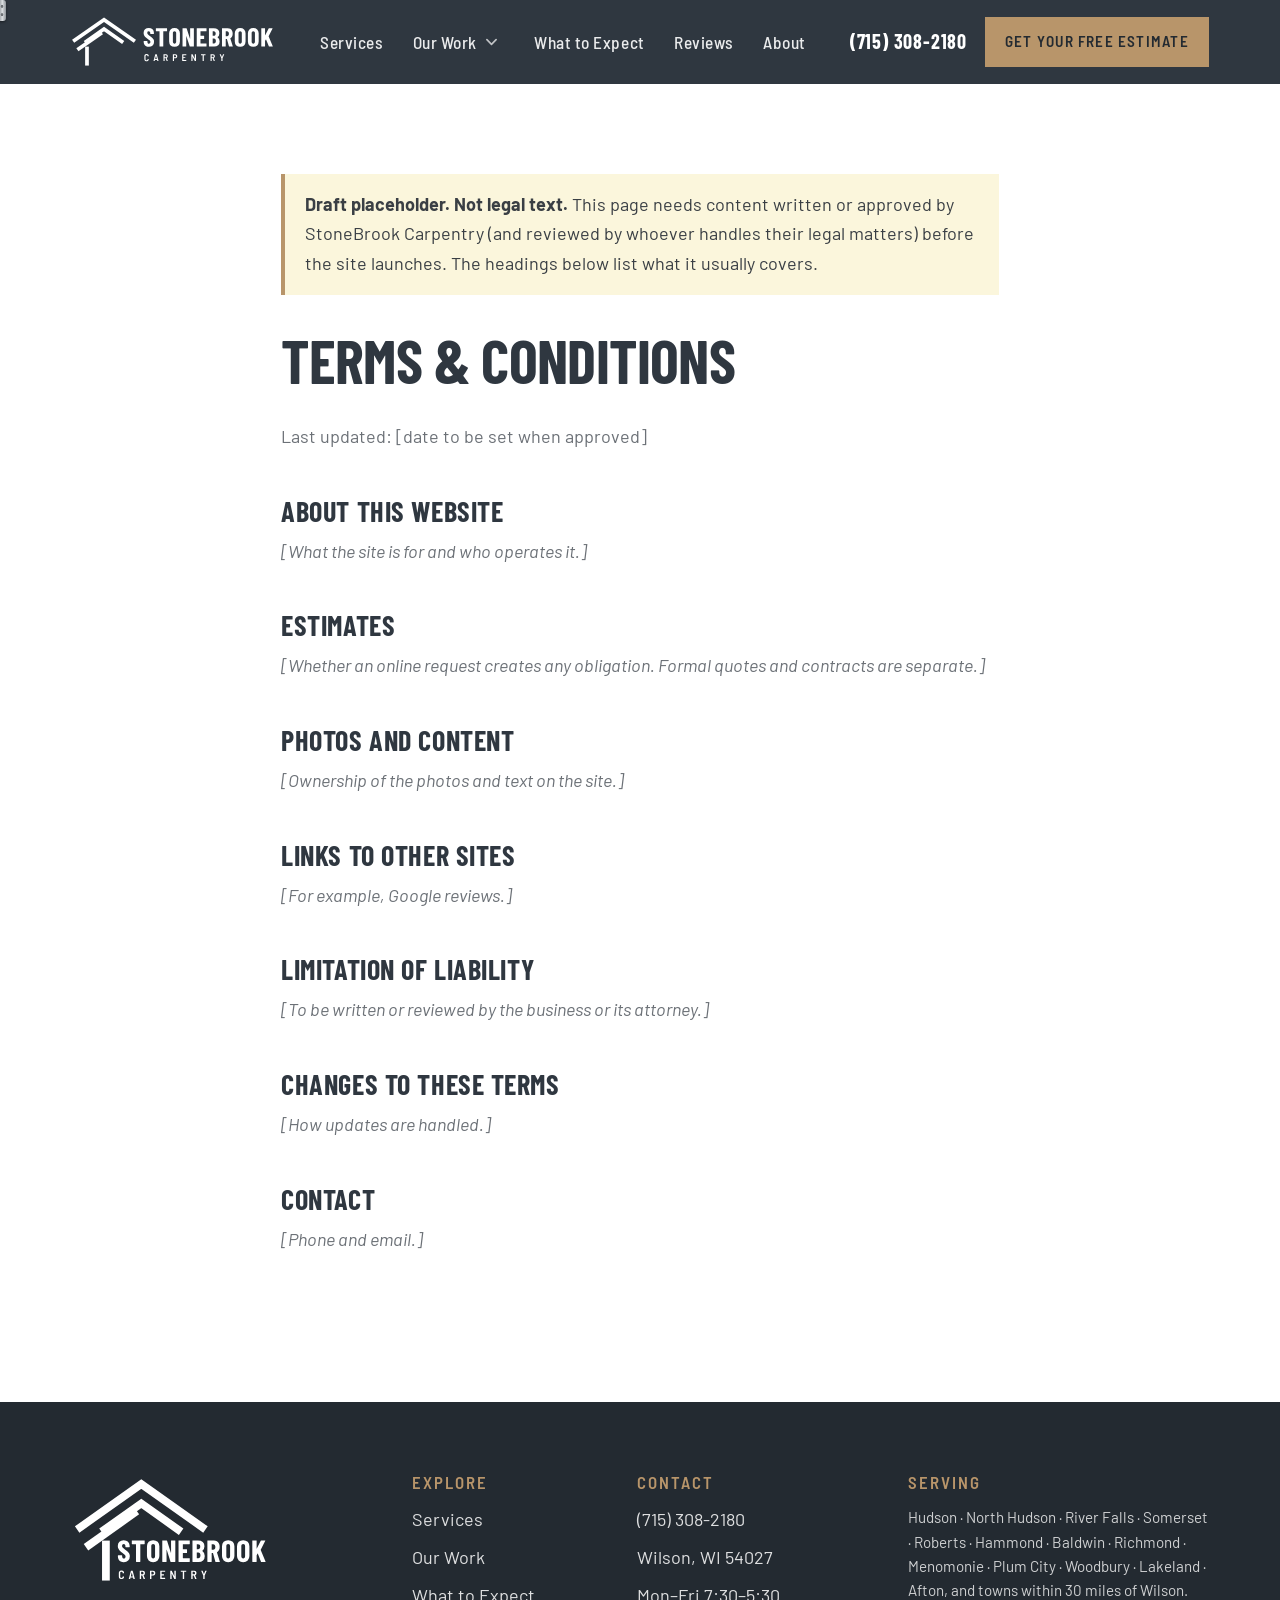
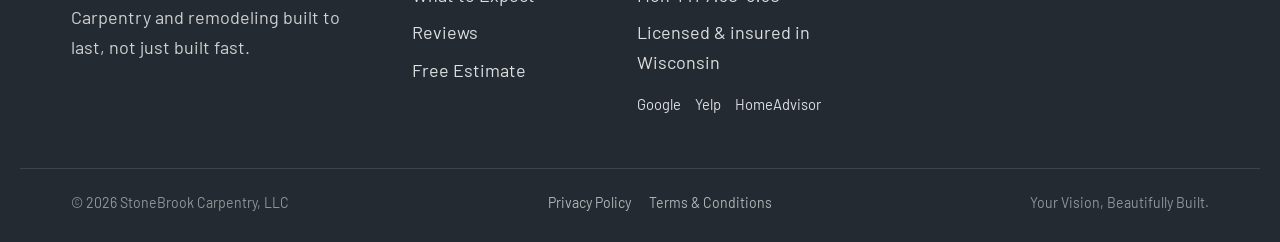
<file: terms/index.html>
<!DOCTYPE html>
<html lang="en">
<head>
<meta charset="UTF-8">
<meta name="viewport" content="width=device-width, initial-scale=1.0">
<title>Terms &amp; Conditions | StoneBrook Carpentry</title>
<meta name="description" content="Terms &amp; Conditions for the StoneBrook Carpentry website.">
<meta name="robots" content="noindex, follow">
<meta property="og:title" content="Terms &amp; Conditions | StoneBrook Carpentry">
<meta property="og:description" content="Terms &amp; Conditions for the StoneBrook Carpentry website.">
<meta property="og:type" content="website">
<meta property="og:url" content="https://brilliantimpact-media.github.io/stonebrook-carpentry-website/terms/">
<meta property="og:image" content="https://brilliantimpact-media.github.io/stonebrook-carpentry-website/assets/img/share-card.jpg">
<meta property="og:image:width" content="1200">
<meta property="og:image:height" content="630">
<meta property="og:image:alt" content="StoneBrook Carpentry: Your Vision, Beautifully Built.">
<meta name="twitter:card" content="summary_large_image">
<meta name="twitter:title" content="Terms &amp; Conditions | StoneBrook Carpentry">
<meta name="twitter:image" content="https://brilliantimpact-media.github.io/stonebrook-carpentry-website/assets/img/share-card.jpg">
<link rel="icon" href="../favicon.ico" sizes="48x48">
<link rel="icon" href="../assets/img/favicon.svg" type="image/svg+xml">
<link rel="apple-touch-icon" href="../assets/img/apple-touch-icon.png">
<link rel="manifest" href="../site.webmanifest">
<meta name="theme-color" content="#2F3740">
<link rel="preconnect" href="https://fonts.googleapis.com">
<link rel="preconnect" href="https://fonts.gstatic.com" crossorigin>
<link href="https://fonts.googleapis.com/css2?family=Barlow+Condensed:wght@600;700&family=Barlow+Semi+Condensed:wght@500;600&family=Barlow:ital,wght@0,400;0,500;0,600;1,400&family=Caveat:wght@600;700&display=swap" rel="stylesheet">
<link rel="stylesheet" href="../assets/css/main.css?v=202610301301">
<script>
  // Only hide animated elements when JS is running and motion is wanted.
  if (!matchMedia('(prefers-reduced-motion: reduce)').matches) document.documentElement.classList.add('js');
</script>
</head>
<body class="legal-page">

<a class="skip" href="#main">Skip to content</a>

<!-- Tape-measure scroll progress: the blade pulls out across the top as you scroll -->
<div class="tape" aria-hidden="true"><div class="tape-blade"><span class="tape-hook"></span></div></div>

<!-- ============ HEADER ============ -->
<header class="site-header" id="top">
  <div class="wrap header-inner">
    <a class="brand" href="../" aria-label="StoneBrook Carpentry home">
      <img src="../assets/img/logo-horizontal-white.svg" alt="StoneBrook Carpentry" width="226" height="56">
    </a>
    <nav class="nav" aria-label="Main">
      <a href="../#services">Services</a>
      <div class="nav-item has-menu">
        <a href="../projects/">Our Work</a>
        <button class="sub-toggle" type="button" aria-expanded="false" aria-controls="work-menu" aria-label="Our Work pages"><svg viewBox="0 0 12 8" aria-hidden="true"><path d="M1 1.5l5 5 5-5"/></svg></button>
        <ul class="submenu" id="work-menu">
          <li><a href="../projects/">All Projects</a></li>
          <li><a href="../projects/decks-porches/">Decks &amp; Porches</a></li>
          <li><a href="../projects/baths-tile/">Baths &amp; Tile</a></li>
          <li><a href="../projects/basements/">Basements</a></li>
          <li><a href="../projects/additions-exteriors/">Additions &amp; Exteriors</a></li>
          <li><a href="../projects/garages-outbuildings/">Garages &amp; Outbuildings</a></li>
        </ul>
      </div>
      <a href="../#process">What to Expect</a>
      <a href="../#reviews">Reviews</a>
      <a href="../#about">About</a>
    </nav>
    <div class="header-cta">
      <a class="header-phone" href="tel:+17153082180">(715) 308-2180</a>
      <a class="btn btn-tan btn-sm" href="../free-estimate/">Get Your Free Estimate</a>
      <button class="menu-toggle" aria-expanded="false" aria-controls="mobile-nav" aria-label="Open menu"><span></span><span></span></button>
    </div>
  </div>

  <nav class="mobile-nav" id="mobile-nav" aria-label="Mobile">
    <a href="../#services">Services</a>
    <a href="../projects/">Our Work</a>
    <div class="m-sub">
      <a href="../projects/">All Projects</a>
      <a href="../projects/decks-porches/">Decks &amp; Porches</a>
      <a href="../projects/baths-tile/">Baths &amp; Tile</a>
      <a href="../projects/basements/">Basements</a>
      <a href="../projects/additions-exteriors/">Additions &amp; Exteriors</a>
      <a href="../projects/garages-outbuildings/">Garages &amp; Outbuildings</a>
    </div>
    <a href="../#process">What to Expect</a>
    <a href="../#reviews">Reviews</a>
    <a href="../#about">About</a>
    <a href="../free-estimate/">Get Your Free Estimate</a>
    <a href="tel:+17153082180">Call (715) 308-2180</a>
  </nav>
</header>

<main id="main">
  <section class="legal">
    <div class="wrap legal-wrap">
      <p class="draft-flag"><strong>Draft placeholder. Not legal text.</strong> This page needs content written or approved by StoneBrook Carpentry (and reviewed by whoever handles their legal matters) before the site launches. The headings below list what it usually covers.</p>
      <h1>Terms & Conditions</h1>
      <p class="legal-meta">Last updated: [date to be set when approved]</p>
      <h2>About this website</h2>
      <p class="todo">[What the site is for and who operates it.]</p>
      <h2>Estimates</h2>
      <p class="todo">[Whether an online request creates any obligation. Formal quotes and contracts are separate.]</p>
      <h2>Photos and content</h2>
      <p class="todo">[Ownership of the photos and text on the site.]</p>
      <h2>Links to other sites</h2>
      <p class="todo">[For example, Google reviews.]</p>
      <h2>Limitation of liability</h2>
      <p class="todo">[To be written or reviewed by the business or its attorney.]</p>
      <h2>Changes to these terms</h2>
      <p class="todo">[How updates are handled.]</p>
      <h2>Contact</h2>
      <p class="todo">[Phone and email.]</p>
    </div>
  </section>
</main>

<!-- ============ FOOTER ============ -->
<footer class="site-footer">
  <div class="wrap footer-grid">
    <div class="footer-brand">
      <a class="brand-top" href="../" aria-label="Back to top of the StoneBrook Carpentry homepage"><img src="../assets/img/logo-stacked-white.svg" alt="StoneBrook Carpentry" width="200" height="110"></a>
      <p>Carpentry and remodeling built to last, not just built fast.</p>
    </div>
    <nav class="footer-col" aria-label="Footer">
      <h2 class="footer-h">Explore</h2>
      <a href="../#services">Services</a>
      <a href="../projects/">Our Work</a>
      <a href="../#process">What to Expect</a>
      <a href="../#reviews">Reviews</a>
      <a href="../free-estimate/">Free Estimate</a>
    </nav>
    <div class="footer-col">
      <h2 class="footer-h">Contact</h2>
      <a href="tel:+17153082180">(715) 308-2180</a>
      <span>Wilson, WI 54027</span>
      <span>Mon–Fri 7:30–5:30</span>
      <span>Licensed &amp; insured in Wisconsin</span>
      <span class="footer-find"><a href="https://www.google.com/search?q=StoneBrook+Carpentry,+LLC#lrd=0x87f807442768f6ab:0x76c101ca6e3b87b3,1,,,," target="_blank" rel="noopener">Google</a><a href="https://www.yelp.com/biz/stonebrook-carpentry-wilson" target="_blank" rel="noopener">Yelp</a><a href="https://www.homeadvisor.com/rated.StoneBrookCarpentryLLC.52659418.html" target="_blank" rel="noopener">HomeAdvisor</a></span>
    </div>
    <div class="footer-col">
      <h2 class="footer-h">Serving</h2>
      <p>Hudson · North Hudson · River Falls · Somerset · Roberts · Hammond · Baldwin · Richmond · Menomonie · Plum City · Woodbury · Lakeland · Afton, and towns within 30 miles of Wilson.</p>
    </div>
  </div>
  <div class="wrap footer-base">
    <p>© <span data-year>2026</span> StoneBrook Carpentry, LLC</p>
    <p class="footer-legal"><a href="../privacy-policy/">Privacy Policy</a><a href="../terms/">Terms &amp; Conditions</a></p>
    <p>Your Vision, Beautifully Built.</p>
  </div>
</footer>

<!-- Phone-only call / estimate bar -->
<nav class="m-bar" aria-label="Quick contact"><a href="tel:+17153082180"><svg viewBox="0 0 24 24" aria-hidden="true"><path d="M6.6 10.8a15.1 15.1 0 0 0 6.6 6.6l2.2-2.2a1 1 0 0 1 1-.25 11.4 11.4 0 0 0 3.6.57 1 1 0 0 1 1 1V20a1 1 0 0 1-1 1A17 17 0 0 1 3 4a1 1 0 0 1 1-1h3.5a1 1 0 0 1 1 1c0 1.25.2 2.45.57 3.57a1 1 0 0 1-.25 1z"/></svg>Call</a><a href="../free-estimate/">Free Estimate</a></nav>
<script src="../assets/js/page.js?v=202610301301"></script>
<script src="../assets/js/nav.js?v=202610301301"></script>
</body>
</html>
</file>
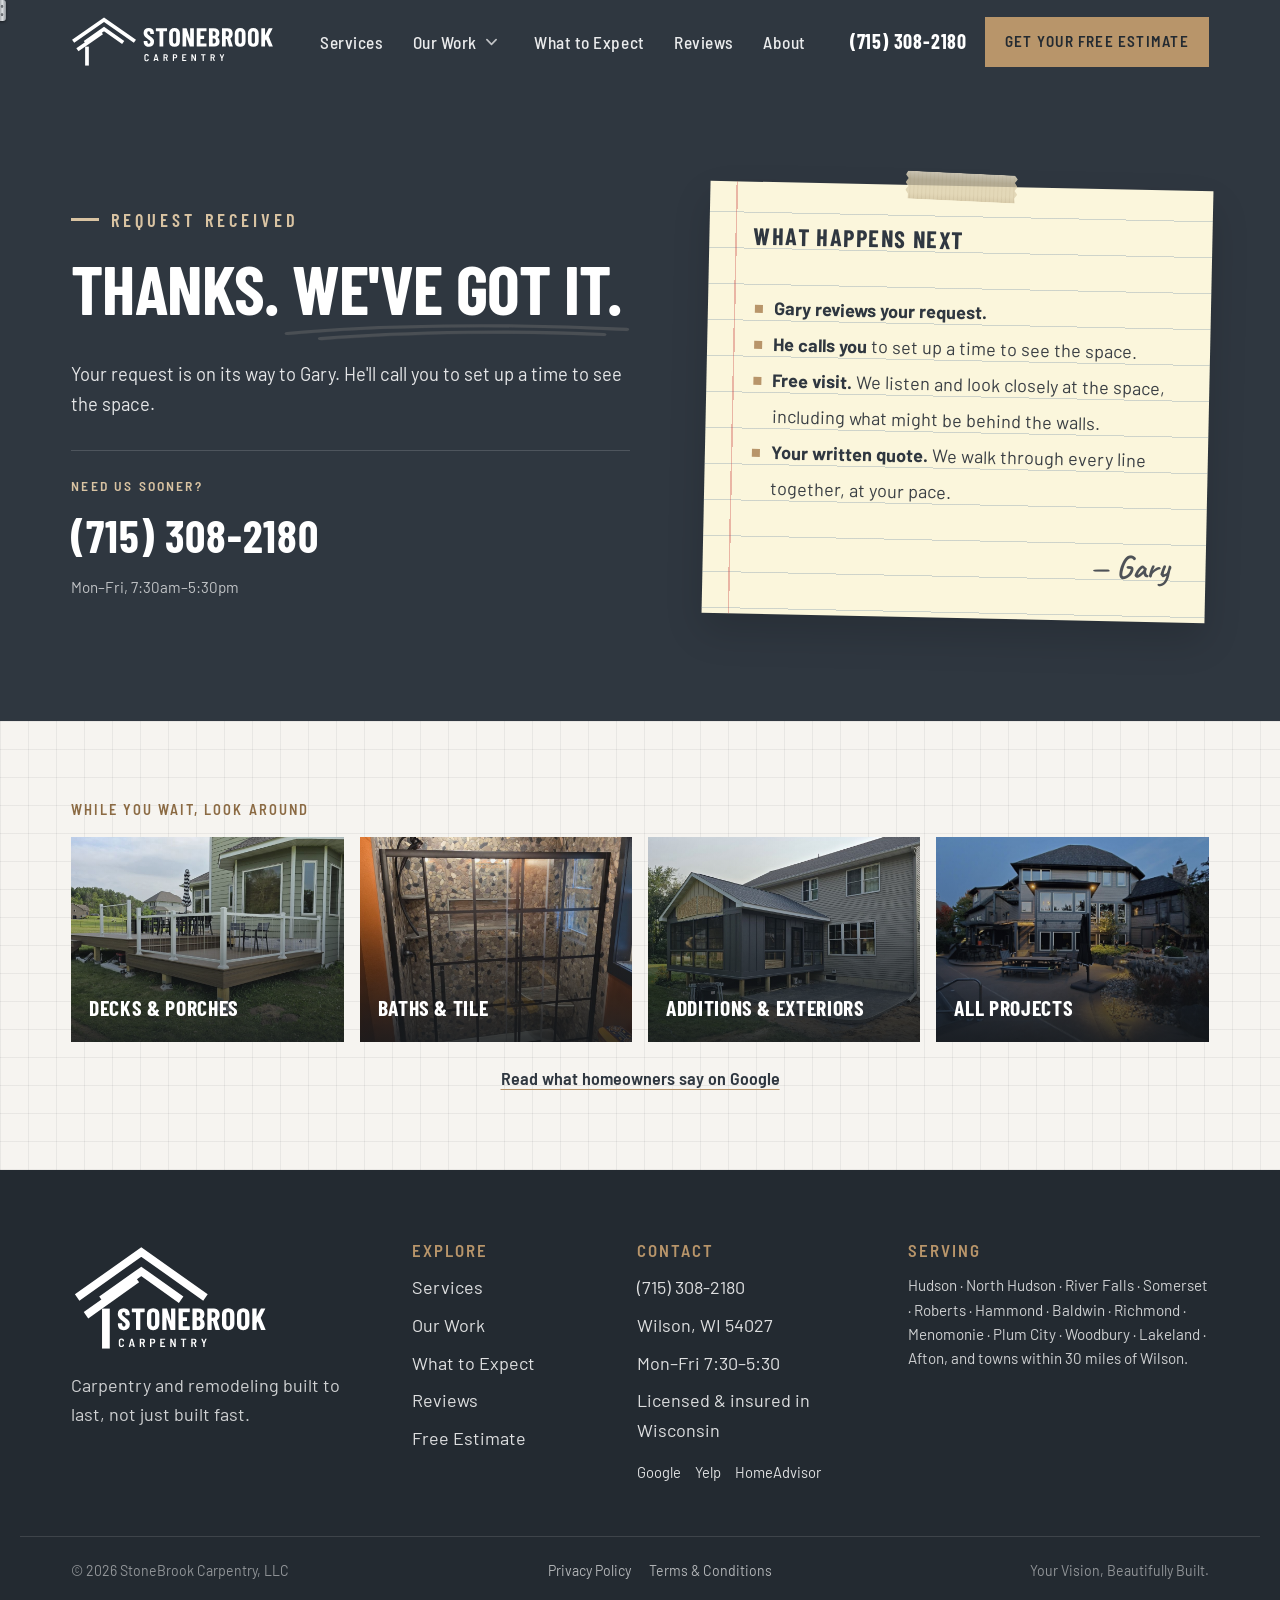
<file: thank-you/index.html>
<!DOCTYPE html>
<html lang="en">
<head>
<meta charset="UTF-8">
<meta name="viewport" content="width=device-width, initial-scale=1.0">
<title>Thank You | StoneBrook Carpentry</title>
<meta name="description" content="Your estimate request was received.">
<meta name="robots" content="noindex, follow">
<meta property="og:title" content="Thank You | StoneBrook Carpentry">
<meta property="og:description" content="Your estimate request was received.">
<meta property="og:type" content="website">
<meta property="og:url" content="https://brilliantimpact-media.github.io/stonebrook-carpentry-website/thank-you/">
<meta property="og:image" content="https://brilliantimpact-media.github.io/stonebrook-carpentry-website/assets/img/share-card.jpg">
<meta property="og:image:width" content="1200">
<meta property="og:image:height" content="630">
<meta property="og:image:alt" content="StoneBrook Carpentry: Your Vision, Beautifully Built.">
<meta name="twitter:card" content="summary_large_image">
<meta name="twitter:title" content="Thank You | StoneBrook Carpentry">
<meta name="twitter:image" content="https://brilliantimpact-media.github.io/stonebrook-carpentry-website/assets/img/share-card.jpg">
<link rel="icon" href="../favicon.ico" sizes="48x48">
<link rel="icon" href="../assets/img/favicon.svg" type="image/svg+xml">
<link rel="apple-touch-icon" href="../assets/img/apple-touch-icon.png">
<link rel="manifest" href="../site.webmanifest">
<meta name="theme-color" content="#2F3740">
<link rel="preconnect" href="https://fonts.googleapis.com">
<link rel="preconnect" href="https://fonts.gstatic.com" crossorigin>
<link href="https://fonts.googleapis.com/css2?family=Barlow+Condensed:wght@600;700&family=Barlow+Semi+Condensed:wght@500;600&family=Barlow:ital,wght@0,400;0,500;0,600;1,400&family=Caveat:wght@600;700&display=swap" rel="stylesheet">
<link rel="stylesheet" href="../assets/css/main.css?v=202610301301">
<script>
  // Only hide animated elements when JS is running and motion is wanted.
  if (!matchMedia('(prefers-reduced-motion: reduce)').matches) document.documentElement.classList.add('js');
</script>
</head>
<body class="thanks-page">

<a class="skip" href="#main">Skip to content</a>

<!-- Reusable pencil marks. Paths use pathLength="1" so the draw-on animation works at any size. -->
<svg width="0" height="0" style="position:absolute" aria-hidden="true">
  <defs>
    <symbol id="p-circle" viewBox="0 0 200 80" preserveAspectRatio="none">
      <path pathLength="1" d="M34 13 C 88 -1, 176 5, 193 32 C 207 59, 141 77, 88 74 C 31 71, 2 57, 8 36 C 13 20, 48 8, 118 9"/>
    </symbol>
    <symbol id="p-underline" viewBox="0 0 200 20" preserveAspectRatio="none">
      <path pathLength="1" d="M3 13 C 52 5, 128 3, 197 9 M22 18 C 74 11, 140 10, 184 14"/>
    </symbol>
    <symbol id="p-one" viewBox="0 0 70 120"><path pathLength="1" d="M18 26 C 30 18, 38 10, 44 4 C 42 40, 40 80, 38 114"/></symbol>
    <symbol id="p-two" viewBox="0 0 90 120"><path pathLength="1" d="M10 34 C 12 8, 70 0, 72 32 C 74 58, 30 82, 8 112 C 34 108, 60 108, 86 110"/></symbol>
    <symbol id="p-three" viewBox="0 0 90 120"><path pathLength="1" d="M12 16 C 44 -2, 84 12, 58 46 C 50 54, 38 56, 32 56 C 92 54, 86 120, 10 104"/></symbol>
  </defs>
</svg>

<!-- Tape-measure scroll progress: the blade pulls out across the top as you scroll -->
<div class="tape" aria-hidden="true"><div class="tape-blade"><span class="tape-hook"></span></div></div>

<!-- ============ HEADER ============ -->
<header class="site-header" id="top">
  <div class="wrap header-inner">
    <a class="brand" href="../" aria-label="StoneBrook Carpentry home">
      <img src="../assets/img/logo-horizontal-white.svg" alt="StoneBrook Carpentry" width="226" height="56">
    </a>
    <nav class="nav" aria-label="Main">
      <a href="../#services">Services</a>
      <div class="nav-item has-menu">
        <a href="../projects/">Our Work</a>
        <button class="sub-toggle" type="button" aria-expanded="false" aria-controls="work-menu" aria-label="Our Work pages"><svg viewBox="0 0 12 8" aria-hidden="true"><path d="M1 1.5l5 5 5-5"/></svg></button>
        <ul class="submenu" id="work-menu">
          <li><a href="../projects/">All Projects</a></li>
          <li><a href="../projects/decks-porches/">Decks &amp; Porches</a></li>
          <li><a href="../projects/baths-tile/">Baths &amp; Tile</a></li>
          <li><a href="../projects/basements/">Basements</a></li>
          <li><a href="../projects/additions-exteriors/">Additions &amp; Exteriors</a></li>
          <li><a href="../projects/garages-outbuildings/">Garages &amp; Outbuildings</a></li>
        </ul>
      </div>
      <a href="../#process">What to Expect</a>
      <a href="../#reviews">Reviews</a>
      <a href="../#about">About</a>
    </nav>
    <div class="header-cta">
      <a class="header-phone" href="tel:+17153082180">(715) 308-2180</a>
      <a class="btn btn-tan btn-sm" href="../free-estimate/">Get Your Free Estimate</a>
      <button class="menu-toggle" aria-expanded="false" aria-controls="mobile-nav" aria-label="Open menu"><span></span><span></span></button>
    </div>
  </div>

  <nav class="mobile-nav" id="mobile-nav" aria-label="Mobile">
    <a href="../#services">Services</a>
    <a href="../projects/">Our Work</a>
    <div class="m-sub">
      <a href="../projects/">All Projects</a>
      <a href="../projects/decks-porches/">Decks &amp; Porches</a>
      <a href="../projects/baths-tile/">Baths &amp; Tile</a>
      <a href="../projects/basements/">Basements</a>
      <a href="../projects/additions-exteriors/">Additions &amp; Exteriors</a>
      <a href="../projects/garages-outbuildings/">Garages &amp; Outbuildings</a>
    </div>
    <a href="../#process">What to Expect</a>
    <a href="../#reviews">Reviews</a>
    <a href="../#about">About</a>
    <a href="../free-estimate/">Get Your Free Estimate</a>
    <a href="tel:+17153082180">Call (715) 308-2180</a>
  </nav>
</header>

<main id="main">
  <section class="thanks">
    <div class="wrap thanks-grid">
      <div class="thanks-copy" data-reveal>
        <p class="kicker">Request received</p>
        <h1>Thanks<span class="thanks-name"></span>. <span class="pmark">We've got it.<svg class="pencil p-under"><use href="#p-underline"/></svg></span></h1>
        <p>Your request is on its way to Gary. He'll call you to set up a time to see the space.</p>
        <div class="thanks-call">
          <span class="label">Need us sooner?</span>
          <a href="tel:+17153082180">(715) 308-2180</a>
          <span class="thanks-hours">Mon–Fri, 7:30am–5:30pm</span>
        </div>
      </div>
      <div class="punch thanks-note" data-reveal>
        <p class="punch-title">What happens next</p>
        <ul>
          <li><strong>Gary reviews your request.</strong></li>
          <li><strong>He calls you</strong> to set up a time to see the space.</li>
          <li><strong>Free visit.</strong> We listen and look closely at the space, including what might be behind the walls.</li>
          <li><strong>Your written quote.</strong> We walk through every line together, at your pace.</li>
        </ul>
        <p class="hand punch-sign">— Gary</p>
      </div>
    </div>
  </section>
  <section class="thanks-more grid-paper">
    <div class="wrap">
      <p class="go-head">While you wait, look around</p>
      <div class="go-cards"><a class="go-card" href="../projects/decks-porches/"><img src="../assets/img/projects/composite-deck-with-white-railing-and-dining-are-1097.jpg" alt="" loading="lazy"><span>Decks &amp; Porches</span></a><a class="go-card" href="../projects/baths-tile/"><img src="../assets/img/projects/river-stone-shower-with-black-grid-glass-door-0032.jpg" alt="" loading="lazy"><span>Baths &amp; Tile</span></a><a class="go-card" href="../projects/additions-exteriors/"><img src="../assets/img/projects/screened-porch-addition-1647.jpg" alt="" loading="lazy"><span>Additions &amp; Exteriors</span></a><a class="go-card" href="../projects/"><img src="../assets/img/backyard-dusk.jpg" alt="" loading="lazy"><span>All Projects</span></a></div>
      <p class="thanks-reviews"><a href="https://www.google.com/search?q=StoneBrook+Carpentry,+LLC#lrd=0x87f807442768f6ab:0x76c101ca6e3b87b3,1,,,," target="_blank" rel="noopener">Read what homeowners say on Google</a></p>
    </div>
  </section>
  <script>
    try { var n = sessionStorage.getItem('sbName'); if (n) document.querySelector('.thanks-name').textContent = ', ' + n; } catch (e) {}
  </script>
</main>

<!-- ============ FOOTER ============ -->
<footer class="site-footer">
  <div class="wrap footer-grid">
    <div class="footer-brand">
      <a class="brand-top" href="../" aria-label="Back to top of the StoneBrook Carpentry homepage"><img src="../assets/img/logo-stacked-white.svg" alt="StoneBrook Carpentry" width="200" height="110"></a>
      <p>Carpentry and remodeling built to last, not just built fast.</p>
    </div>
    <nav class="footer-col" aria-label="Footer">
      <h2 class="footer-h">Explore</h2>
      <a href="../#services">Services</a>
      <a href="../projects/">Our Work</a>
      <a href="../#process">What to Expect</a>
      <a href="../#reviews">Reviews</a>
      <a href="../free-estimate/">Free Estimate</a>
    </nav>
    <div class="footer-col">
      <h2 class="footer-h">Contact</h2>
      <a href="tel:+17153082180">(715) 308-2180</a>
      <span>Wilson, WI 54027</span>
      <span>Mon–Fri 7:30–5:30</span>
      <span>Licensed &amp; insured in Wisconsin</span>
      <span class="footer-find"><a href="https://www.google.com/search?q=StoneBrook+Carpentry,+LLC#lrd=0x87f807442768f6ab:0x76c101ca6e3b87b3,1,,,," target="_blank" rel="noopener">Google</a><a href="https://www.yelp.com/biz/stonebrook-carpentry-wilson" target="_blank" rel="noopener">Yelp</a><a href="https://www.homeadvisor.com/rated.StoneBrookCarpentryLLC.52659418.html" target="_blank" rel="noopener">HomeAdvisor</a></span>
    </div>
    <div class="footer-col">
      <h2 class="footer-h">Serving</h2>
      <p>Hudson · North Hudson · River Falls · Somerset · Roberts · Hammond · Baldwin · Richmond · Menomonie · Plum City · Woodbury · Lakeland · Afton, and towns within 30 miles of Wilson.</p>
    </div>
  </div>
  <div class="wrap footer-base">
    <p>© <span data-year>2026</span> StoneBrook Carpentry, LLC</p>
    <p class="footer-legal"><a href="../privacy-policy/">Privacy Policy</a><a href="../terms/">Terms &amp; Conditions</a></p>
    <p>Your Vision, Beautifully Built.</p>
  </div>
</footer>

<!-- Phone-only call / estimate bar -->
<nav class="m-bar" aria-label="Quick contact"><a href="tel:+17153082180"><svg viewBox="0 0 24 24" aria-hidden="true"><path d="M6.6 10.8a15.1 15.1 0 0 0 6.6 6.6l2.2-2.2a1 1 0 0 1 1-.25 11.4 11.4 0 0 0 3.6.57 1 1 0 0 1 1 1V20a1 1 0 0 1-1 1A17 17 0 0 1 3 4a1 1 0 0 1 1-1h3.5a1 1 0 0 1 1 1c0 1.25.2 2.45.57 3.57a1 1 0 0 1-.25 1z"/></svg>Call</a><a href="../free-estimate/">Free Estimate</a></nav>
<script src="../assets/js/page.js?v=202610301301"></script>
<script src="../assets/js/nav.js?v=202610301301"></script>
</body>
</html>
</file>
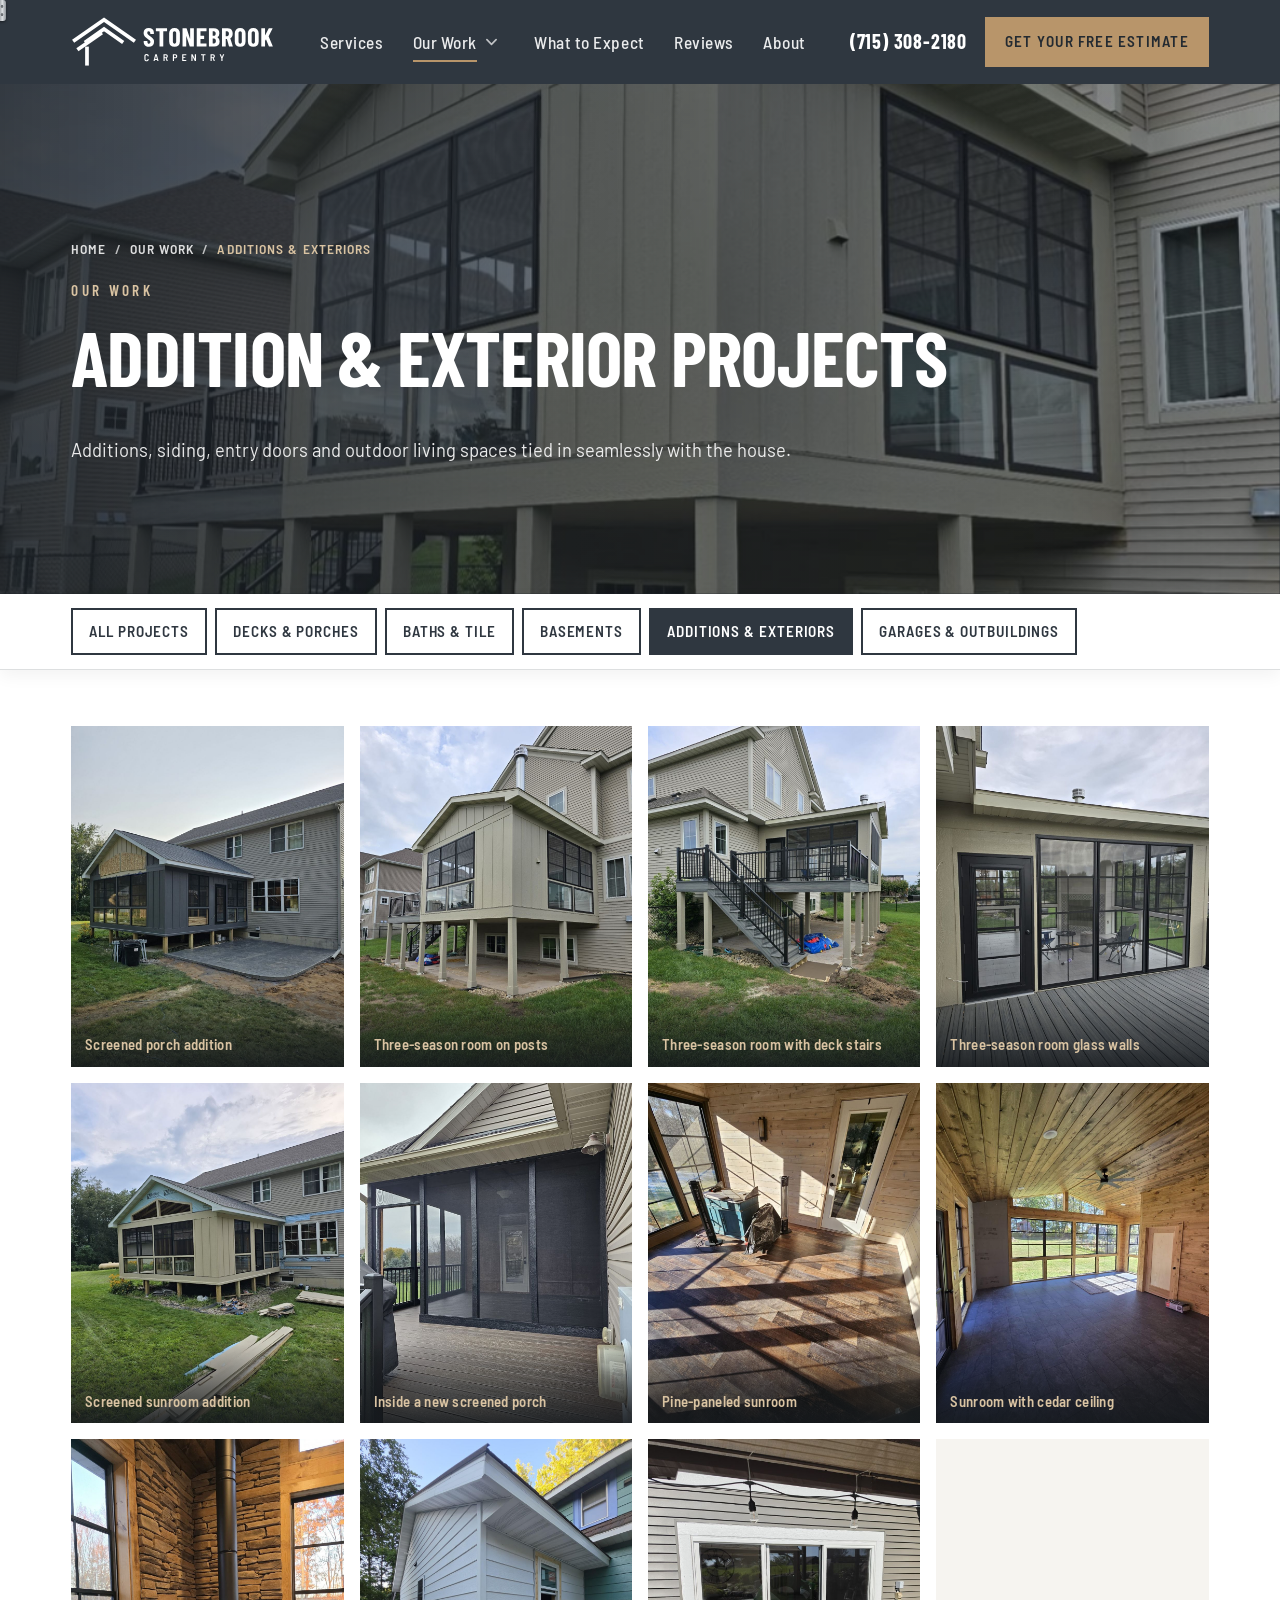
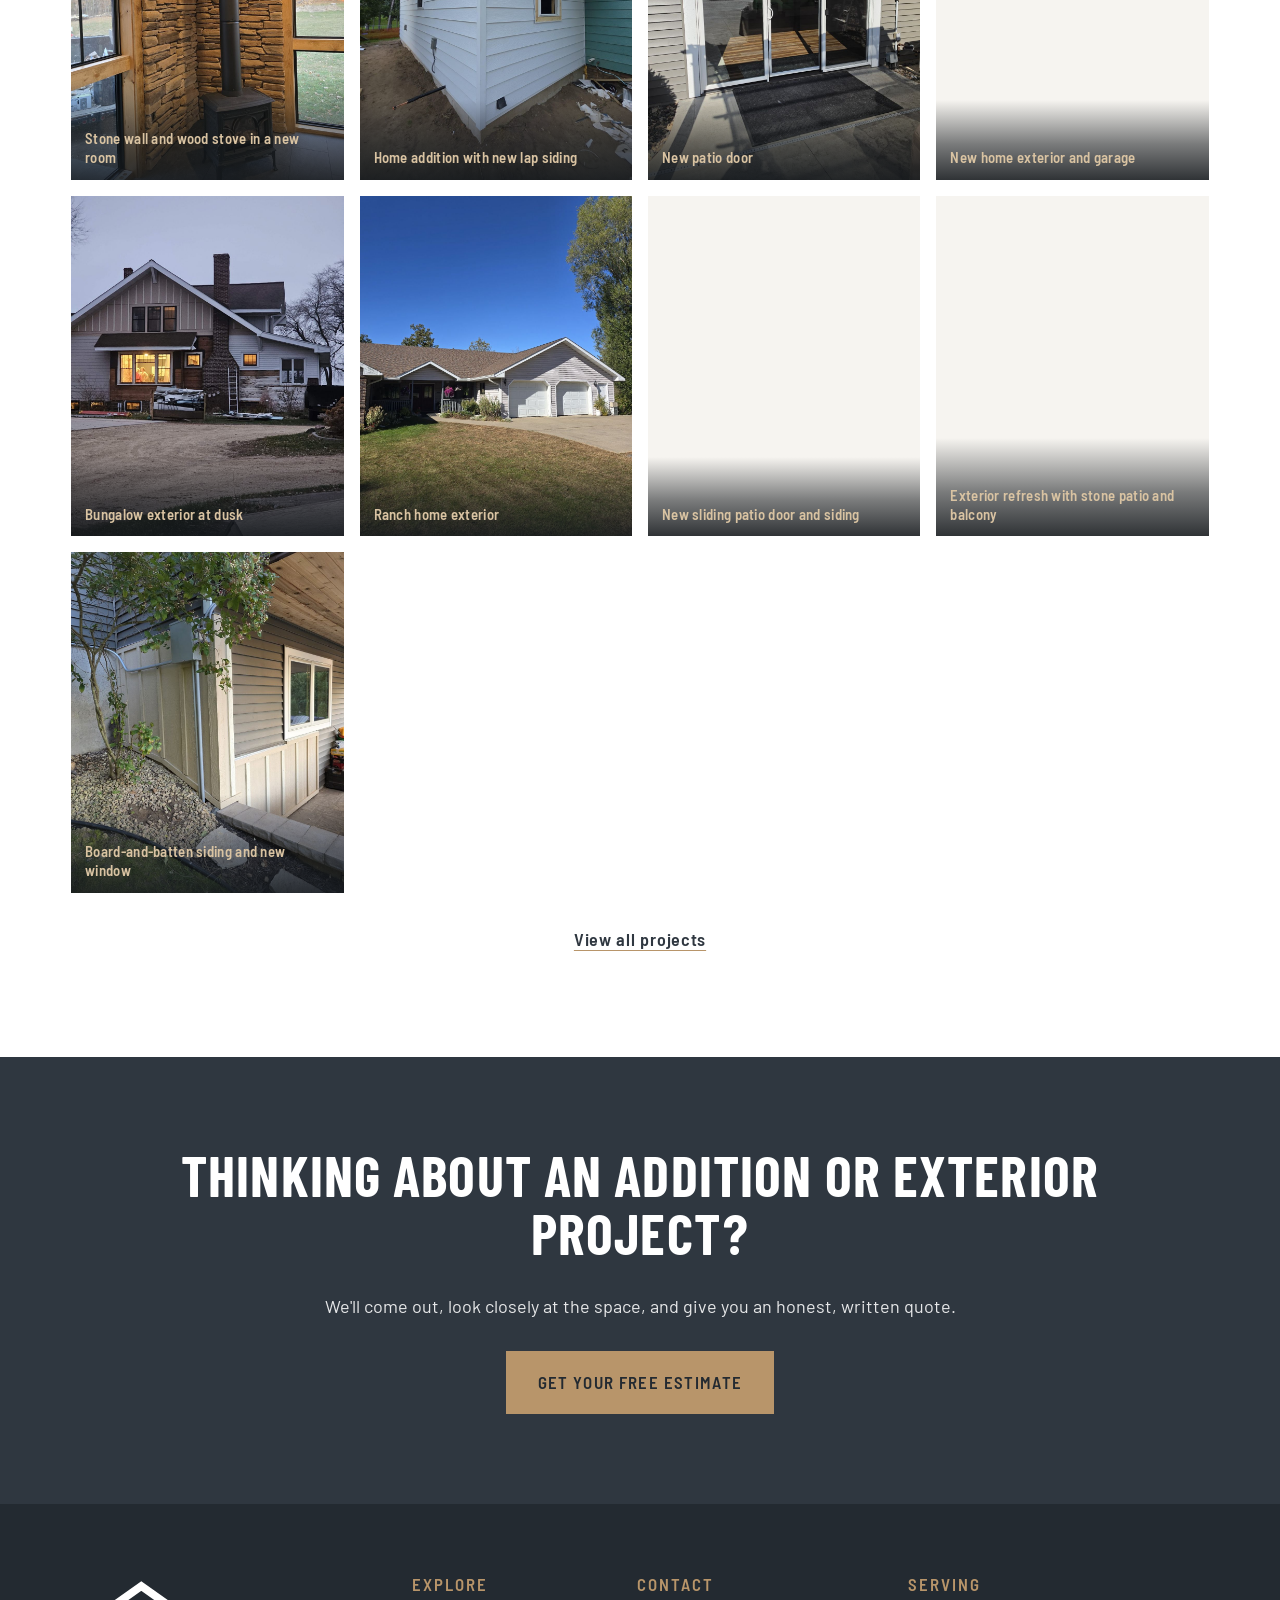
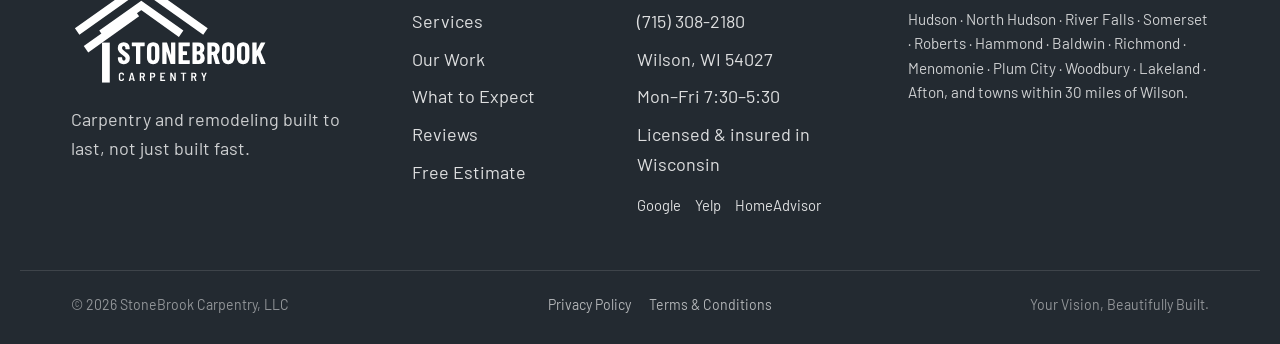
<file: projects/additions-exteriors/index.html>
<!DOCTYPE html>
<html lang="en">
<head>
<meta charset="UTF-8">
<meta name="viewport" content="width=device-width, initial-scale=1.0">
<title>Home Addition &amp; Exterior Projects | StoneBrook Carpentry, Wilson WI</title>
<meta name="description" content="Photos of additions, siding, entry doors and outdoor living spaces by StoneBrook Carpentry in Wilson, WI, tied in seamlessly with the house.">
<link rel="canonical" href="https://brilliantimpact-media.github.io/stonebrook-carpentry-website/projects/additions-exteriors/">
<meta property="og:title" content="Home Addition &amp; Exterior Projects | StoneBrook Carpentry, Wilson WI">
<meta property="og:description" content="Photos of additions, siding, entry doors and outdoor living spaces by StoneBrook Carpentry in Wilson, WI, tied in seamlessly with the house.">
<meta property="og:type" content="website">
<meta property="og:url" content="https://brilliantimpact-media.github.io/stonebrook-carpentry-website/projects/additions-exteriors/">
<meta property="og:image" content="https://brilliantimpact-media.github.io/stonebrook-carpentry-website/assets/img/share-card.jpg">
<meta property="og:image:width" content="1200">
<meta property="og:image:height" content="630">
<meta property="og:image:alt" content="StoneBrook Carpentry: Your Vision, Beautifully Built.">
<meta name="twitter:card" content="summary_large_image">
<meta name="twitter:title" content="Home Addition &amp; Exterior Projects | StoneBrook Carpentry, Wilson WI">
<meta name="twitter:image" content="https://brilliantimpact-media.github.io/stonebrook-carpentry-website/assets/img/share-card.jpg">
<link rel="icon" href="../../favicon.ico" sizes="48x48">
<link rel="icon" href="../../assets/img/favicon.svg" type="image/svg+xml">
<link rel="apple-touch-icon" href="../../assets/img/apple-touch-icon.png">
<link rel="manifest" href="../../site.webmanifest">
<meta name="theme-color" content="#2F3740">
<link rel="preconnect" href="https://fonts.googleapis.com">
<link rel="preconnect" href="https://fonts.gstatic.com" crossorigin>
<link href="https://fonts.googleapis.com/css2?family=Barlow+Condensed:wght@600;700&family=Barlow+Semi+Condensed:wght@500;600&family=Barlow:ital,wght@0,400;0,500;0,600;1,400&family=Caveat:wght@600;700&display=swap" rel="stylesheet">
<link rel="stylesheet" href="../../assets/css/main.css?v=202610301301">
<link rel="stylesheet" href="../../assets/css/projects.css?v=202610301301">
<script>
  // Only hide animated elements when JS is running and motion is wanted.
  if (!matchMedia('(prefers-reduced-motion: reduce)').matches) document.documentElement.classList.add('js');
</script>
<script>
  try { if (sessionStorage.getItem('sbTab')) document.documentElement.classList.add('from-tab'); } catch (e) {}
</script>
<script type="application/ld+json">
{
  "@context": "https://schema.org",
  "@type": "BreadcrumbList",
  "itemListElement": [
    {
      "@type": "ListItem",
      "position": 1,
      "name": "Home",
      "item": "https://brilliantimpact-media.github.io/stonebrook-carpentry-website/"
    },
    {
      "@type": "ListItem",
      "position": 2,
      "name": "Our Work",
      "item": "https://brilliantimpact-media.github.io/stonebrook-carpentry-website/projects/"
    },
    {
      "@type": "ListItem",
      "position": 3,
      "name": "Additions & Exteriors",
      "item": "https://brilliantimpact-media.github.io/stonebrook-carpentry-website/projects/additions-exteriors/"
    }
  ]
}
</script>
</head>
<body class="projects-page" data-cat="additions-exteriors">

<a class="skip" href="#main">Skip to content</a>

<!-- Tape-measure scroll progress: the blade pulls out across the top as you scroll -->
<div class="tape" aria-hidden="true"><div class="tape-blade"><span class="tape-hook"></span></div></div>

<!-- ============ HEADER ============ -->
<header class="site-header" id="top">
  <div class="wrap header-inner">
    <a class="brand" href="../../" aria-label="StoneBrook Carpentry home">
      <img src="../../assets/img/logo-horizontal-white.svg" alt="StoneBrook Carpentry" width="226" height="56">
    </a>
    <nav class="nav" aria-label="Main">
      <a href="../../#services">Services</a>
      <div class="nav-item has-menu">
        <a href="../../projects/" aria-current="page">Our Work</a>
        <button class="sub-toggle" type="button" aria-expanded="false" aria-controls="work-menu" aria-label="Our Work pages"><svg viewBox="0 0 12 8" aria-hidden="true"><path d="M1 1.5l5 5 5-5"/></svg></button>
        <ul class="submenu" id="work-menu">
          <li><a href="../../projects/">All Projects</a></li>
          <li><a href="../../projects/decks-porches/">Decks &amp; Porches</a></li>
          <li><a href="../../projects/baths-tile/">Baths &amp; Tile</a></li>
          <li><a href="../../projects/basements/">Basements</a></li>
          <li><a href="../../projects/additions-exteriors/" aria-current="page">Additions &amp; Exteriors</a></li>
          <li><a href="../../projects/garages-outbuildings/">Garages &amp; Outbuildings</a></li>
        </ul>
      </div>
      <a href="../../#process">What to Expect</a>
      <a href="../../#reviews">Reviews</a>
      <a href="../../#about">About</a>
    </nav>
    <div class="header-cta">
      <a class="header-phone" href="tel:+17153082180">(715) 308-2180</a>
      <a class="btn btn-tan btn-sm" href="../../free-estimate/">Get Your Free Estimate</a>
      <button class="menu-toggle" aria-expanded="false" aria-controls="mobile-nav" aria-label="Open menu"><span></span><span></span></button>
    </div>
  </div>

  <nav class="mobile-nav" id="mobile-nav" aria-label="Mobile">
    <a href="../../#services">Services</a>
    <a href="../../projects/">Our Work</a>
    <div class="m-sub">
      <a href="../../projects/">All Projects</a>
      <a href="../../projects/decks-porches/">Decks &amp; Porches</a>
      <a href="../../projects/baths-tile/">Baths &amp; Tile</a>
      <a href="../../projects/basements/">Basements</a>
      <a href="../../projects/additions-exteriors/">Additions &amp; Exteriors</a>
      <a href="../../projects/garages-outbuildings/">Garages &amp; Outbuildings</a>
    </div>
    <a href="../../#process">What to Expect</a>
    <a href="../../#reviews">Reviews</a>
    <a href="../../#about">About</a>
    <a href="../../free-estimate/">Get Your Free Estimate</a>
    <a href="tel:+17153082180">Call (715) 308-2180</a>
  </nav>
</header>

<main id="main">
  <section class="phero">
    <img class="phero-bg" src="../../assets/img/projects/three-season-room-on-posts-1693.jpg" style="object-position:center 45%" alt="" fetchpriority="high">
    <div class="wrap">
      <nav class="crumbs" aria-label="Breadcrumb"><a href="../../">Home</a><span aria-hidden="true">/</span><a href="../">Our Work</a><span aria-hidden="true">/</span><span aria-current="page">Additions &amp; Exteriors</span></nav>
      <p class="kicker">Our Work</p>
      <h1>Addition &amp; exterior projects</h1>
      <p>Additions, siding, entry doors and outdoor living spaces tied in seamlessly with the house.</p>
    </div>
  </section>

  <nav class="ptabs-bar" aria-label="Project types">
    <div class="wrap ptabs">
      <a class="ptab" href="../../projects/" data-cat="all">All Projects</a>
      <a class="ptab" href="../../projects/decks-porches/" data-cat="decks-porches">Decks &amp; Porches</a>
      <a class="ptab" href="../../projects/baths-tile/" data-cat="baths-tile">Baths &amp; Tile</a>
      <a class="ptab" href="../../projects/basements/" data-cat="basements">Basements</a>
      <a class="ptab on" href="../../projects/additions-exteriors/" data-cat="additions-exteriors" aria-current="page">Additions &amp; Exteriors</a>
      <a class="ptab" href="../../projects/garages-outbuildings/" data-cat="garages-outbuildings">Garages &amp; Outbuildings</a>
    </div>
  </nav>

  <section class="pcat pcat-single" data-cat="additions-exteriors">
    <div class="wrap">
      <div class="pgrid">
        <figure class="pshot"><button type="button" class="pshot-btn" aria-label="Open photo: Screened porch addition"><img src="../../assets/img/projects/screened-porch-addition-1647.jpg" alt="Screened porch addition" width="1050" height="1400" loading="lazy" decoding="async"></button><figcaption>Screened porch addition</figcaption></figure>
        <figure class="pshot"><button type="button" class="pshot-btn" aria-label="Open photo: Three-season room on posts"><img src="../../assets/img/projects/three-season-room-on-posts-1693.jpg" alt="Three-season room on posts" width="1050" height="1400" loading="lazy" decoding="async"></button><figcaption>Three-season room on posts</figcaption></figure>
        <figure class="pshot"><button type="button" class="pshot-btn" aria-label="Open photo: Three-season room with deck stairs"><img src="../../assets/img/projects/three-season-room-with-deck-stairs-1695.jpg" alt="Three-season room with deck stairs" width="1050" height="1400" loading="lazy" decoding="async"></button><figcaption>Three-season room with deck stairs</figcaption></figure>
        <figure class="pshot"><button type="button" class="pshot-btn" aria-label="Open photo: Three-season room glass walls"><img src="../../assets/img/projects/three-season-room-glass-walls-1692.jpg" alt="Three-season room glass walls" width="1050" height="1400" loading="lazy" decoding="async"></button><figcaption>Three-season room glass walls</figcaption></figure>
        <figure class="pshot"><button type="button" class="pshot-btn" aria-label="Open photo: Screened sunroom addition"><img src="../../assets/img/projects/screened-sunroom-addition-1709.jpg" alt="Screened sunroom addition" width="1050" height="1400" loading="lazy" decoding="async"></button><figcaption>Screened sunroom addition</figcaption></figure>
        <figure class="pshot"><button type="button" class="pshot-btn" aria-label="Open photo: Inside a new screened porch"><img src="../../assets/img/projects/inside-a-new-screened-porch-2418.jpg" alt="Inside a new screened porch" width="1050" height="1400" loading="lazy" decoding="async"></button><figcaption>Inside a new screened porch</figcaption></figure>
        <figure class="pshot"><button type="button" class="pshot-btn" aria-label="Open photo: Pine-paneled sunroom"><img src="../../assets/img/projects/pine-paneled-sunroom-2289.jpg" alt="Pine-paneled sunroom" width="1050" height="1400" loading="lazy" decoding="async"></button><figcaption>Pine-paneled sunroom</figcaption></figure>
        <figure class="pshot"><button type="button" class="pshot-btn" aria-label="Open photo: Sunroom with cedar ceiling"><img src="../../assets/img/projects/sunroom-with-cedar-ceiling-1589.jpg" alt="Sunroom with cedar ceiling" width="1050" height="1400" loading="lazy" decoding="async"></button><figcaption>Sunroom with cedar ceiling</figcaption></figure>
        <figure class="pshot"><button type="button" class="pshot-btn" aria-label="Open photo: Stone wall and wood stove in a new room"><img src="../../assets/img/projects/stone-wall-and-wood-stove-in-a-new-room-1541.jpg" alt="Stone wall and wood stove in a new room" width="1050" height="1400" loading="lazy" decoding="async"></button><figcaption>Stone wall and wood stove in a new room</figcaption></figure>
        <figure class="pshot"><button type="button" class="pshot-btn" aria-label="Open photo: Home addition with new lap siding"><img src="../../assets/img/projects/home-addition-with-new-lap-siding-0334.jpg" alt="Home addition with new lap siding" width="1050" height="1400" loading="lazy" decoding="async"></button><figcaption>Home addition with new lap siding</figcaption></figure>
        <figure class="pshot"><button type="button" class="pshot-btn" aria-label="Open photo: New patio door"><img src="../../assets/img/projects/new-patio-door-0452.jpg" alt="New patio door" width="1050" height="1400" loading="lazy" decoding="async"></button><figcaption>New patio door</figcaption></figure>
        <figure class="pshot"><button type="button" class="pshot-btn" aria-label="Open photo: New home exterior and garage"><img src="../../assets/img/projects/new-home-exterior-and-garage-0657.jpg" alt="New home exterior and garage" width="787" height="1400" loading="lazy" decoding="async"></button><figcaption>New home exterior and garage</figcaption></figure>
        <figure class="pshot"><button type="button" class="pshot-btn" aria-label="Open photo: Bungalow exterior at dusk"><img src="../../assets/img/projects/bungalow-exterior-at-dusk-2301.jpg" alt="Bungalow exterior at dusk" width="1050" height="1400" loading="lazy" decoding="async"></button><figcaption>Bungalow exterior at dusk</figcaption></figure>
        <figure class="pshot"><button type="button" class="pshot-btn" aria-label="Open photo: Ranch home exterior"><img src="../../assets/img/projects/ranch-home-exterior-1599.jpg" alt="Ranch home exterior" width="1050" height="1400" loading="lazy" decoding="async"></button><figcaption>Ranch home exterior</figcaption></figure>
        <figure class="pshot"><button type="button" class="pshot-btn" aria-label="Open photo: New sliding patio door and siding"><img src="../../assets/img/projects/new-sliding-patio-door-and-siding-0895.jpg" alt="New sliding patio door and siding" width="1050" height="1400" loading="lazy" decoding="async"></button><figcaption>New sliding patio door and siding</figcaption></figure>
        <figure class="pshot"><button type="button" class="pshot-btn" aria-label="Open photo: Exterior refresh with stone patio and balcony"><img src="../../assets/img/projects/exterior-refresh-with-stone-patio-and-balcony-0287.jpg" alt="Exterior refresh with stone patio and balcony" width="1050" height="1400" loading="lazy" decoding="async"></button><figcaption>Exterior refresh with stone patio and balcony</figcaption></figure>
        <figure class="pshot"><button type="button" class="pshot-btn" aria-label="Open photo: Board-and-batten siding and new window"><img src="../../assets/img/projects/board-and-batten-siding-and-new-window-1013.jpg" alt="Board-and-batten siding and new window" width="1050" height="1400" loading="lazy" decoding="async"></button><figcaption>Board-and-batten siding and new window</figcaption></figure>
      </div>
      <p class="pcat-back"><a href="../">View all projects</a></p>
    </div>
  </section>

  <section class="pcta">
    <div class="wrap">
      <h2>Thinking about an addition or exterior project?</h2>
      <p>We'll come out, look closely at the space, and give you an honest, written quote.</p>
      <a class="btn btn-tan" href="../../free-estimate/">Get Your Free Estimate</a>
    </div>
  </section>

  <dialog class="lightbox" aria-label="Project photo">
    <button class="lightbox-close" aria-label="Close">×</button>
    <button class="lightbox-nav lightbox-prev" aria-label="Previous photo">‹</button>
    <figure>
      <img alt="">
      <figcaption class="lightbox-caption"></figcaption>
    </figure>
    <button class="lightbox-nav lightbox-next" aria-label="Next photo">›</button>
  </dialog>
</main>

<!-- ============ FOOTER ============ -->
<footer class="site-footer">
  <div class="wrap footer-grid">
    <div class="footer-brand">
      <a class="brand-top" href="../../" aria-label="Back to top of the StoneBrook Carpentry homepage"><img src="../../assets/img/logo-stacked-white.svg" alt="StoneBrook Carpentry" width="200" height="110"></a>
      <p>Carpentry and remodeling built to last, not just built fast.</p>
    </div>
    <nav class="footer-col" aria-label="Footer">
      <h2 class="footer-h">Explore</h2>
      <a href="../../#services">Services</a>
      <a href="../../projects/">Our Work</a>
      <a href="../../#process">What to Expect</a>
      <a href="../../#reviews">Reviews</a>
      <a href="../../free-estimate/">Free Estimate</a>
    </nav>
    <div class="footer-col">
      <h2 class="footer-h">Contact</h2>
      <a href="tel:+17153082180">(715) 308-2180</a>
      <span>Wilson, WI 54027</span>
      <span>Mon–Fri 7:30–5:30</span>
      <span>Licensed &amp; insured in Wisconsin</span>
      <span class="footer-find"><a href="https://www.google.com/search?q=StoneBrook+Carpentry,+LLC#lrd=0x87f807442768f6ab:0x76c101ca6e3b87b3,1,,,," target="_blank" rel="noopener">Google</a><a href="https://www.yelp.com/biz/stonebrook-carpentry-wilson" target="_blank" rel="noopener">Yelp</a><a href="https://www.homeadvisor.com/rated.StoneBrookCarpentryLLC.52659418.html" target="_blank" rel="noopener">HomeAdvisor</a></span>
    </div>
    <div class="footer-col">
      <h2 class="footer-h">Serving</h2>
      <p>Hudson · North Hudson · River Falls · Somerset · Roberts · Hammond · Baldwin · Richmond · Menomonie · Plum City · Woodbury · Lakeland · Afton, and towns within 30 miles of Wilson.</p>
    </div>
  </div>
  <div class="wrap footer-base">
    <p>© <span data-year>2026</span> StoneBrook Carpentry, LLC</p>
    <p class="footer-legal"><a href="../../privacy-policy/">Privacy Policy</a><a href="../../terms/">Terms &amp; Conditions</a></p>
    <p>Your Vision, Beautifully Built.</p>
  </div>
</footer>

<!-- Phone-only call / estimate bar -->
<nav class="m-bar" aria-label="Quick contact"><a href="tel:+17153082180"><svg viewBox="0 0 24 24" aria-hidden="true"><path d="M6.6 10.8a15.1 15.1 0 0 0 6.6 6.6l2.2-2.2a1 1 0 0 1 1-.25 11.4 11.4 0 0 0 3.6.57 1 1 0 0 1 1 1V20a1 1 0 0 1-1 1A17 17 0 0 1 3 4a1 1 0 0 1 1-1h3.5a1 1 0 0 1 1 1c0 1.25.2 2.45.57 3.57a1 1 0 0 1-.25 1z"/></svg>Call</a><a href="../../free-estimate/">Free Estimate</a></nav>
<script src="../../assets/js/page.js?v=202610301301"></script>
<script src="../../assets/js/nav.js?v=202610301301"></script>
<script src="../../assets/js/projects.js?v=202610301301"></script>
</body>
</html>
</file>
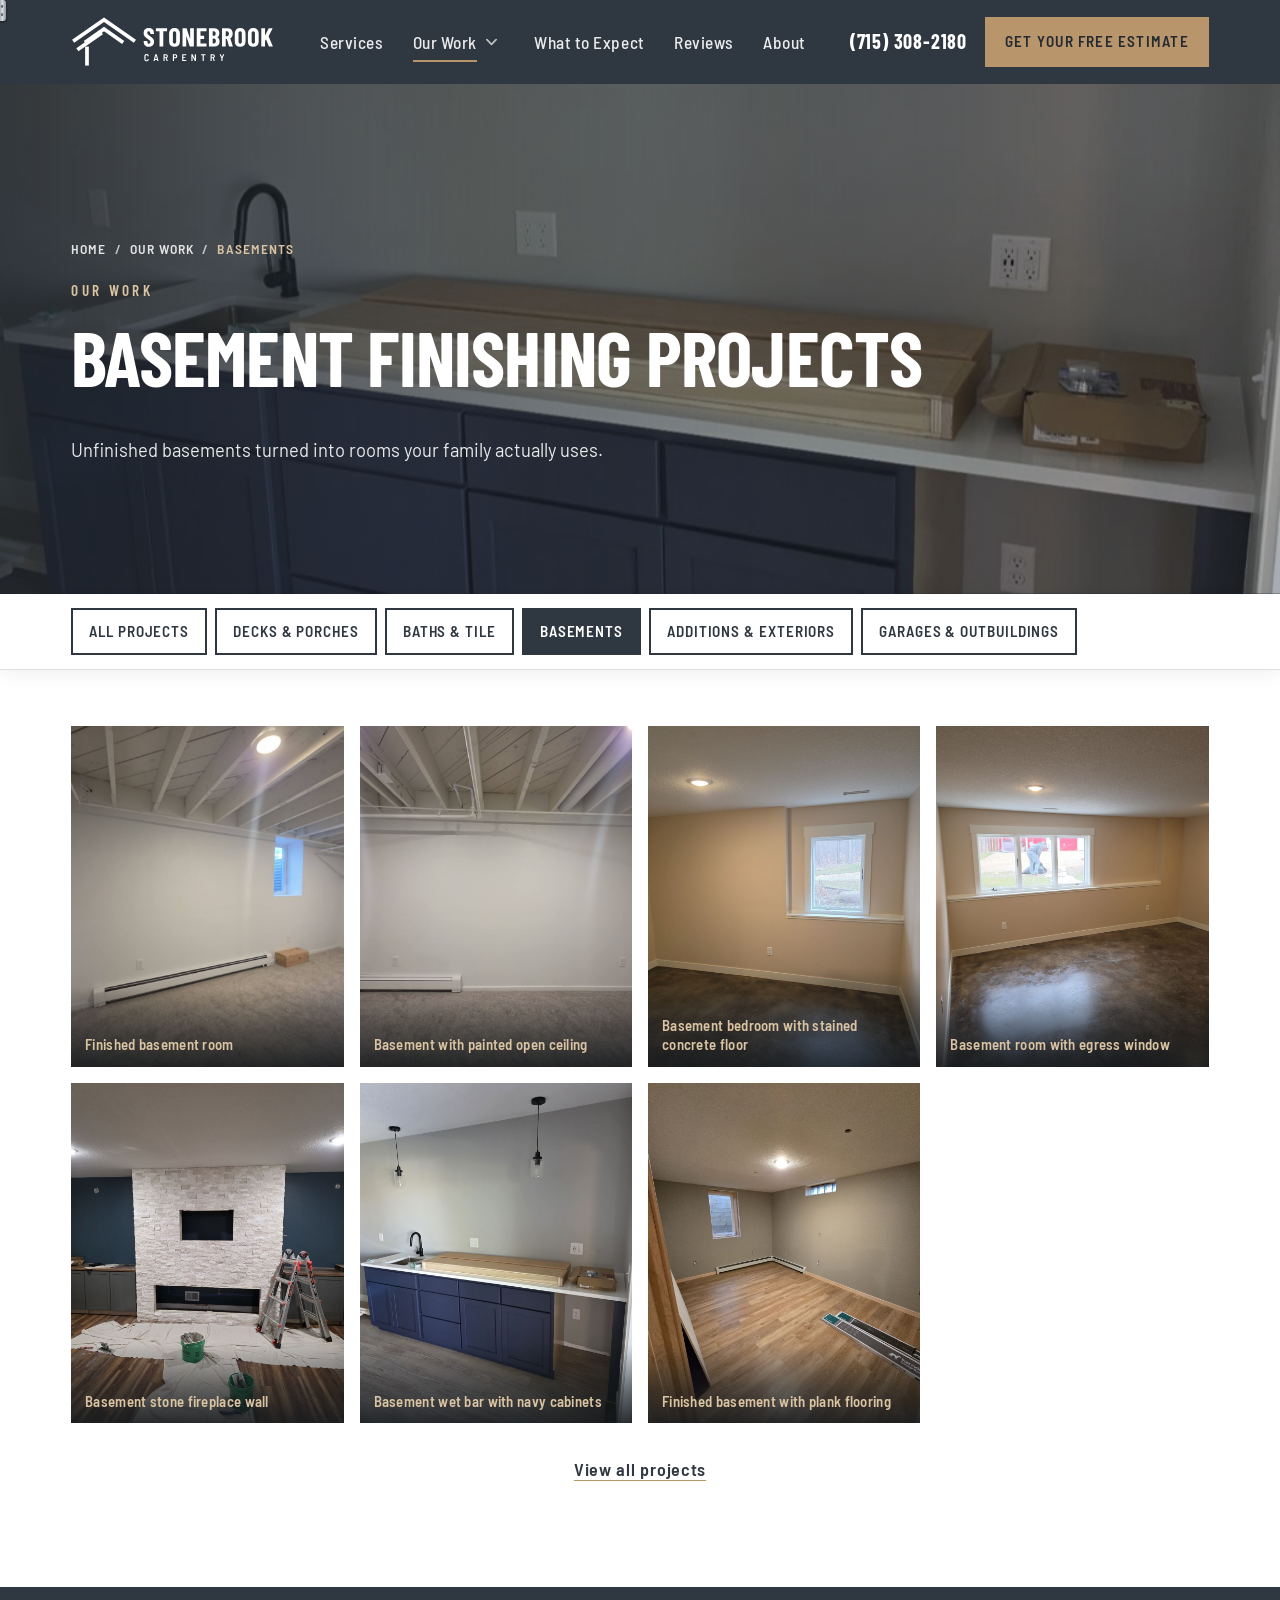
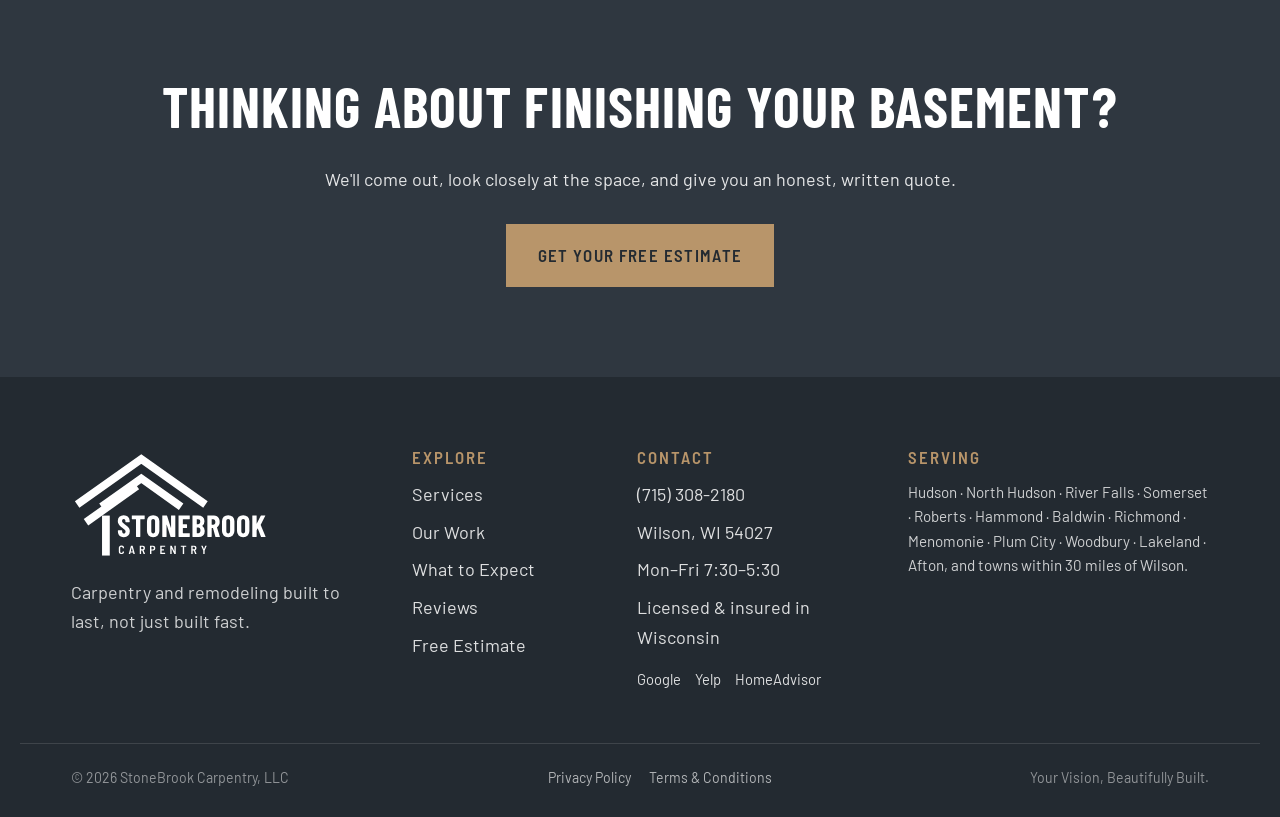
<file: projects/basements/index.html>
<!DOCTYPE html>
<html lang="en">
<head>
<meta charset="UTF-8">
<meta name="viewport" content="width=device-width, initial-scale=1.0">
<title>Basement Finishing Projects | StoneBrook Carpentry, Wilson WI</title>
<meta name="description" content="Photos of finished basements by StoneBrook Carpentry in Wilson, WI: unfinished basements turned into rooms your family actually uses.">
<link rel="canonical" href="https://brilliantimpact-media.github.io/stonebrook-carpentry-website/projects/basements/">
<meta property="og:title" content="Basement Finishing Projects | StoneBrook Carpentry, Wilson WI">
<meta property="og:description" content="Photos of finished basements by StoneBrook Carpentry in Wilson, WI: unfinished basements turned into rooms your family actually uses.">
<meta property="og:type" content="website">
<meta property="og:url" content="https://brilliantimpact-media.github.io/stonebrook-carpentry-website/projects/basements/">
<meta property="og:image" content="https://brilliantimpact-media.github.io/stonebrook-carpentry-website/assets/img/share-card.jpg">
<meta property="og:image:width" content="1200">
<meta property="og:image:height" content="630">
<meta property="og:image:alt" content="StoneBrook Carpentry: Your Vision, Beautifully Built.">
<meta name="twitter:card" content="summary_large_image">
<meta name="twitter:title" content="Basement Finishing Projects | StoneBrook Carpentry, Wilson WI">
<meta name="twitter:image" content="https://brilliantimpact-media.github.io/stonebrook-carpentry-website/assets/img/share-card.jpg">
<link rel="icon" href="../../favicon.ico" sizes="48x48">
<link rel="icon" href="../../assets/img/favicon.svg" type="image/svg+xml">
<link rel="apple-touch-icon" href="../../assets/img/apple-touch-icon.png">
<link rel="manifest" href="../../site.webmanifest">
<meta name="theme-color" content="#2F3740">
<link rel="preconnect" href="https://fonts.googleapis.com">
<link rel="preconnect" href="https://fonts.gstatic.com" crossorigin>
<link href="https://fonts.googleapis.com/css2?family=Barlow+Condensed:wght@600;700&family=Barlow+Semi+Condensed:wght@500;600&family=Barlow:ital,wght@0,400;0,500;0,600;1,400&family=Caveat:wght@600;700&display=swap" rel="stylesheet">
<link rel="stylesheet" href="../../assets/css/main.css?v=202610301301">
<link rel="stylesheet" href="../../assets/css/projects.css?v=202610301301">
<script>
  // Only hide animated elements when JS is running and motion is wanted.
  if (!matchMedia('(prefers-reduced-motion: reduce)').matches) document.documentElement.classList.add('js');
</script>
<script>
  try { if (sessionStorage.getItem('sbTab')) document.documentElement.classList.add('from-tab'); } catch (e) {}
</script>
<script type="application/ld+json">
{
  "@context": "https://schema.org",
  "@type": "BreadcrumbList",
  "itemListElement": [
    {
      "@type": "ListItem",
      "position": 1,
      "name": "Home",
      "item": "https://brilliantimpact-media.github.io/stonebrook-carpentry-website/"
    },
    {
      "@type": "ListItem",
      "position": 2,
      "name": "Our Work",
      "item": "https://brilliantimpact-media.github.io/stonebrook-carpentry-website/projects/"
    },
    {
      "@type": "ListItem",
      "position": 3,
      "name": "Basements",
      "item": "https://brilliantimpact-media.github.io/stonebrook-carpentry-website/projects/basements/"
    }
  ]
}
</script>
</head>
<body class="projects-page" data-cat="basements">

<a class="skip" href="#main">Skip to content</a>

<!-- Tape-measure scroll progress: the blade pulls out across the top as you scroll -->
<div class="tape" aria-hidden="true"><div class="tape-blade"><span class="tape-hook"></span></div></div>

<!-- ============ HEADER ============ -->
<header class="site-header" id="top">
  <div class="wrap header-inner">
    <a class="brand" href="../../" aria-label="StoneBrook Carpentry home">
      <img src="../../assets/img/logo-horizontal-white.svg" alt="StoneBrook Carpentry" width="226" height="56">
    </a>
    <nav class="nav" aria-label="Main">
      <a href="../../#services">Services</a>
      <div class="nav-item has-menu">
        <a href="../../projects/" aria-current="page">Our Work</a>
        <button class="sub-toggle" type="button" aria-expanded="false" aria-controls="work-menu" aria-label="Our Work pages"><svg viewBox="0 0 12 8" aria-hidden="true"><path d="M1 1.5l5 5 5-5"/></svg></button>
        <ul class="submenu" id="work-menu">
          <li><a href="../../projects/">All Projects</a></li>
          <li><a href="../../projects/decks-porches/">Decks &amp; Porches</a></li>
          <li><a href="../../projects/baths-tile/">Baths &amp; Tile</a></li>
          <li><a href="../../projects/basements/" aria-current="page">Basements</a></li>
          <li><a href="../../projects/additions-exteriors/">Additions &amp; Exteriors</a></li>
          <li><a href="../../projects/garages-outbuildings/">Garages &amp; Outbuildings</a></li>
        </ul>
      </div>
      <a href="../../#process">What to Expect</a>
      <a href="../../#reviews">Reviews</a>
      <a href="../../#about">About</a>
    </nav>
    <div class="header-cta">
      <a class="header-phone" href="tel:+17153082180">(715) 308-2180</a>
      <a class="btn btn-tan btn-sm" href="../../free-estimate/">Get Your Free Estimate</a>
      <button class="menu-toggle" aria-expanded="false" aria-controls="mobile-nav" aria-label="Open menu"><span></span><span></span></button>
    </div>
  </div>

  <nav class="mobile-nav" id="mobile-nav" aria-label="Mobile">
    <a href="../../#services">Services</a>
    <a href="../../projects/">Our Work</a>
    <div class="m-sub">
      <a href="../../projects/">All Projects</a>
      <a href="../../projects/decks-porches/">Decks &amp; Porches</a>
      <a href="../../projects/baths-tile/">Baths &amp; Tile</a>
      <a href="../../projects/basements/">Basements</a>
      <a href="../../projects/additions-exteriors/">Additions &amp; Exteriors</a>
      <a href="../../projects/garages-outbuildings/">Garages &amp; Outbuildings</a>
    </div>
    <a href="../../#process">What to Expect</a>
    <a href="../../#reviews">Reviews</a>
    <a href="../../#about">About</a>
    <a href="../../free-estimate/">Get Your Free Estimate</a>
    <a href="tel:+17153082180">Call (715) 308-2180</a>
  </nav>
</header>

<main id="main">
  <section class="phero">
    <img class="phero-bg" src="../../assets/img/projects/basement-wet-bar-with-navy-cabinets-0889.jpg" style="object-position:center 55%" alt="" fetchpriority="high">
    <div class="wrap">
      <nav class="crumbs" aria-label="Breadcrumb"><a href="../../">Home</a><span aria-hidden="true">/</span><a href="../">Our Work</a><span aria-hidden="true">/</span><span aria-current="page">Basements</span></nav>
      <p class="kicker">Our Work</p>
      <h1>Basement finishing projects</h1>
      <p>Unfinished basements turned into rooms your family actually uses.</p>
    </div>
  </section>

  <nav class="ptabs-bar" aria-label="Project types">
    <div class="wrap ptabs">
      <a class="ptab" href="../../projects/" data-cat="all">All Projects</a>
      <a class="ptab" href="../../projects/decks-porches/" data-cat="decks-porches">Decks &amp; Porches</a>
      <a class="ptab" href="../../projects/baths-tile/" data-cat="baths-tile">Baths &amp; Tile</a>
      <a class="ptab on" href="../../projects/basements/" data-cat="basements" aria-current="page">Basements</a>
      <a class="ptab" href="../../projects/additions-exteriors/" data-cat="additions-exteriors">Additions &amp; Exteriors</a>
      <a class="ptab" href="../../projects/garages-outbuildings/" data-cat="garages-outbuildings">Garages &amp; Outbuildings</a>
    </div>
  </nav>

  <section class="pcat pcat-single" data-cat="basements">
    <div class="wrap">
      <div class="pgrid">
        <figure class="pshot"><button type="button" class="pshot-btn" aria-label="Open photo: Finished basement room"><img src="../../assets/img/projects/finished-basement-room-0102.jpg" alt="Finished basement room" width="1400" height="1050" loading="lazy" decoding="async"></button><figcaption>Finished basement room</figcaption></figure>
        <figure class="pshot"><button type="button" class="pshot-btn" aria-label="Open photo: Basement with painted open ceiling"><img src="../../assets/img/projects/basement-with-painted-open-ceiling-0110.jpg" alt="Basement with painted open ceiling" width="1400" height="1050" loading="lazy" decoding="async"></button><figcaption>Basement with painted open ceiling</figcaption></figure>
        <figure class="pshot"><button type="button" class="pshot-btn" aria-label="Open photo: Basement bedroom with stained concrete floor"><img src="../../assets/img/projects/basement-bedroom-with-stained-concrete-floor-0578.jpg" alt="Basement bedroom with stained concrete floor" width="1050" height="1400" loading="lazy" decoding="async"></button><figcaption>Basement bedroom with stained concrete floor</figcaption></figure>
        <figure class="pshot"><button type="button" class="pshot-btn" aria-label="Open photo: Basement room with egress window"><img src="../../assets/img/projects/basement-room-with-egress-window-0579.jpg" alt="Basement room with egress window" width="1050" height="1400" loading="lazy" decoding="async"></button><figcaption>Basement room with egress window</figcaption></figure>
        <figure class="pshot"><button type="button" class="pshot-btn" aria-label="Open photo: Basement stone fireplace wall"><img src="../../assets/img/projects/basement-stone-fireplace-wall-0779.jpg" alt="Basement stone fireplace wall" width="1050" height="1400" loading="lazy" decoding="async"></button><figcaption>Basement stone fireplace wall</figcaption></figure>
        <figure class="pshot"><button type="button" class="pshot-btn" aria-label="Open photo: Basement wet bar with navy cabinets"><img src="../../assets/img/projects/basement-wet-bar-with-navy-cabinets-0889.jpg" alt="Basement wet bar with navy cabinets" width="1050" height="1400" loading="lazy" decoding="async"></button><figcaption>Basement wet bar with navy cabinets</figcaption></figure>
        <figure class="pshot"><button type="button" class="pshot-btn" aria-label="Open photo: Finished basement with plank flooring"><img src="../../assets/img/projects/finished-basement-with-plank-flooring-1519.jpg" alt="Finished basement with plank flooring" width="1050" height="1400" loading="lazy" decoding="async"></button><figcaption>Finished basement with plank flooring</figcaption></figure>
      </div>
      <p class="pcat-back"><a href="../">View all projects</a></p>
    </div>
  </section>

  <section class="pcta">
    <div class="wrap">
      <h2>Thinking about finishing your basement?</h2>
      <p>We'll come out, look closely at the space, and give you an honest, written quote.</p>
      <a class="btn btn-tan" href="../../free-estimate/">Get Your Free Estimate</a>
    </div>
  </section>

  <dialog class="lightbox" aria-label="Project photo">
    <button class="lightbox-close" aria-label="Close">×</button>
    <button class="lightbox-nav lightbox-prev" aria-label="Previous photo">‹</button>
    <figure>
      <img alt="">
      <figcaption class="lightbox-caption"></figcaption>
    </figure>
    <button class="lightbox-nav lightbox-next" aria-label="Next photo">›</button>
  </dialog>
</main>

<!-- ============ FOOTER ============ -->
<footer class="site-footer">
  <div class="wrap footer-grid">
    <div class="footer-brand">
      <a class="brand-top" href="../../" aria-label="Back to top of the StoneBrook Carpentry homepage"><img src="../../assets/img/logo-stacked-white.svg" alt="StoneBrook Carpentry" width="200" height="110"></a>
      <p>Carpentry and remodeling built to last, not just built fast.</p>
    </div>
    <nav class="footer-col" aria-label="Footer">
      <h2 class="footer-h">Explore</h2>
      <a href="../../#services">Services</a>
      <a href="../../projects/">Our Work</a>
      <a href="../../#process">What to Expect</a>
      <a href="../../#reviews">Reviews</a>
      <a href="../../free-estimate/">Free Estimate</a>
    </nav>
    <div class="footer-col">
      <h2 class="footer-h">Contact</h2>
      <a href="tel:+17153082180">(715) 308-2180</a>
      <span>Wilson, WI 54027</span>
      <span>Mon–Fri 7:30–5:30</span>
      <span>Licensed &amp; insured in Wisconsin</span>
      <span class="footer-find"><a href="https://www.google.com/search?q=StoneBrook+Carpentry,+LLC#lrd=0x87f807442768f6ab:0x76c101ca6e3b87b3,1,,,," target="_blank" rel="noopener">Google</a><a href="https://www.yelp.com/biz/stonebrook-carpentry-wilson" target="_blank" rel="noopener">Yelp</a><a href="https://www.homeadvisor.com/rated.StoneBrookCarpentryLLC.52659418.html" target="_blank" rel="noopener">HomeAdvisor</a></span>
    </div>
    <div class="footer-col">
      <h2 class="footer-h">Serving</h2>
      <p>Hudson · North Hudson · River Falls · Somerset · Roberts · Hammond · Baldwin · Richmond · Menomonie · Plum City · Woodbury · Lakeland · Afton, and towns within 30 miles of Wilson.</p>
    </div>
  </div>
  <div class="wrap footer-base">
    <p>© <span data-year>2026</span> StoneBrook Carpentry, LLC</p>
    <p class="footer-legal"><a href="../../privacy-policy/">Privacy Policy</a><a href="../../terms/">Terms &amp; Conditions</a></p>
    <p>Your Vision, Beautifully Built.</p>
  </div>
</footer>

<!-- Phone-only call / estimate bar -->
<nav class="m-bar" aria-label="Quick contact"><a href="tel:+17153082180"><svg viewBox="0 0 24 24" aria-hidden="true"><path d="M6.6 10.8a15.1 15.1 0 0 0 6.6 6.6l2.2-2.2a1 1 0 0 1 1-.25 11.4 11.4 0 0 0 3.6.57 1 1 0 0 1 1 1V20a1 1 0 0 1-1 1A17 17 0 0 1 3 4a1 1 0 0 1 1-1h3.5a1 1 0 0 1 1 1c0 1.25.2 2.45.57 3.57a1 1 0 0 1-.25 1z"/></svg>Call</a><a href="../../free-estimate/">Free Estimate</a></nav>
<script src="../../assets/js/page.js?v=202610301301"></script>
<script src="../../assets/js/nav.js?v=202610301301"></script>
<script src="../../assets/js/projects.js?v=202610301301"></script>
</body>
</html>
</file>
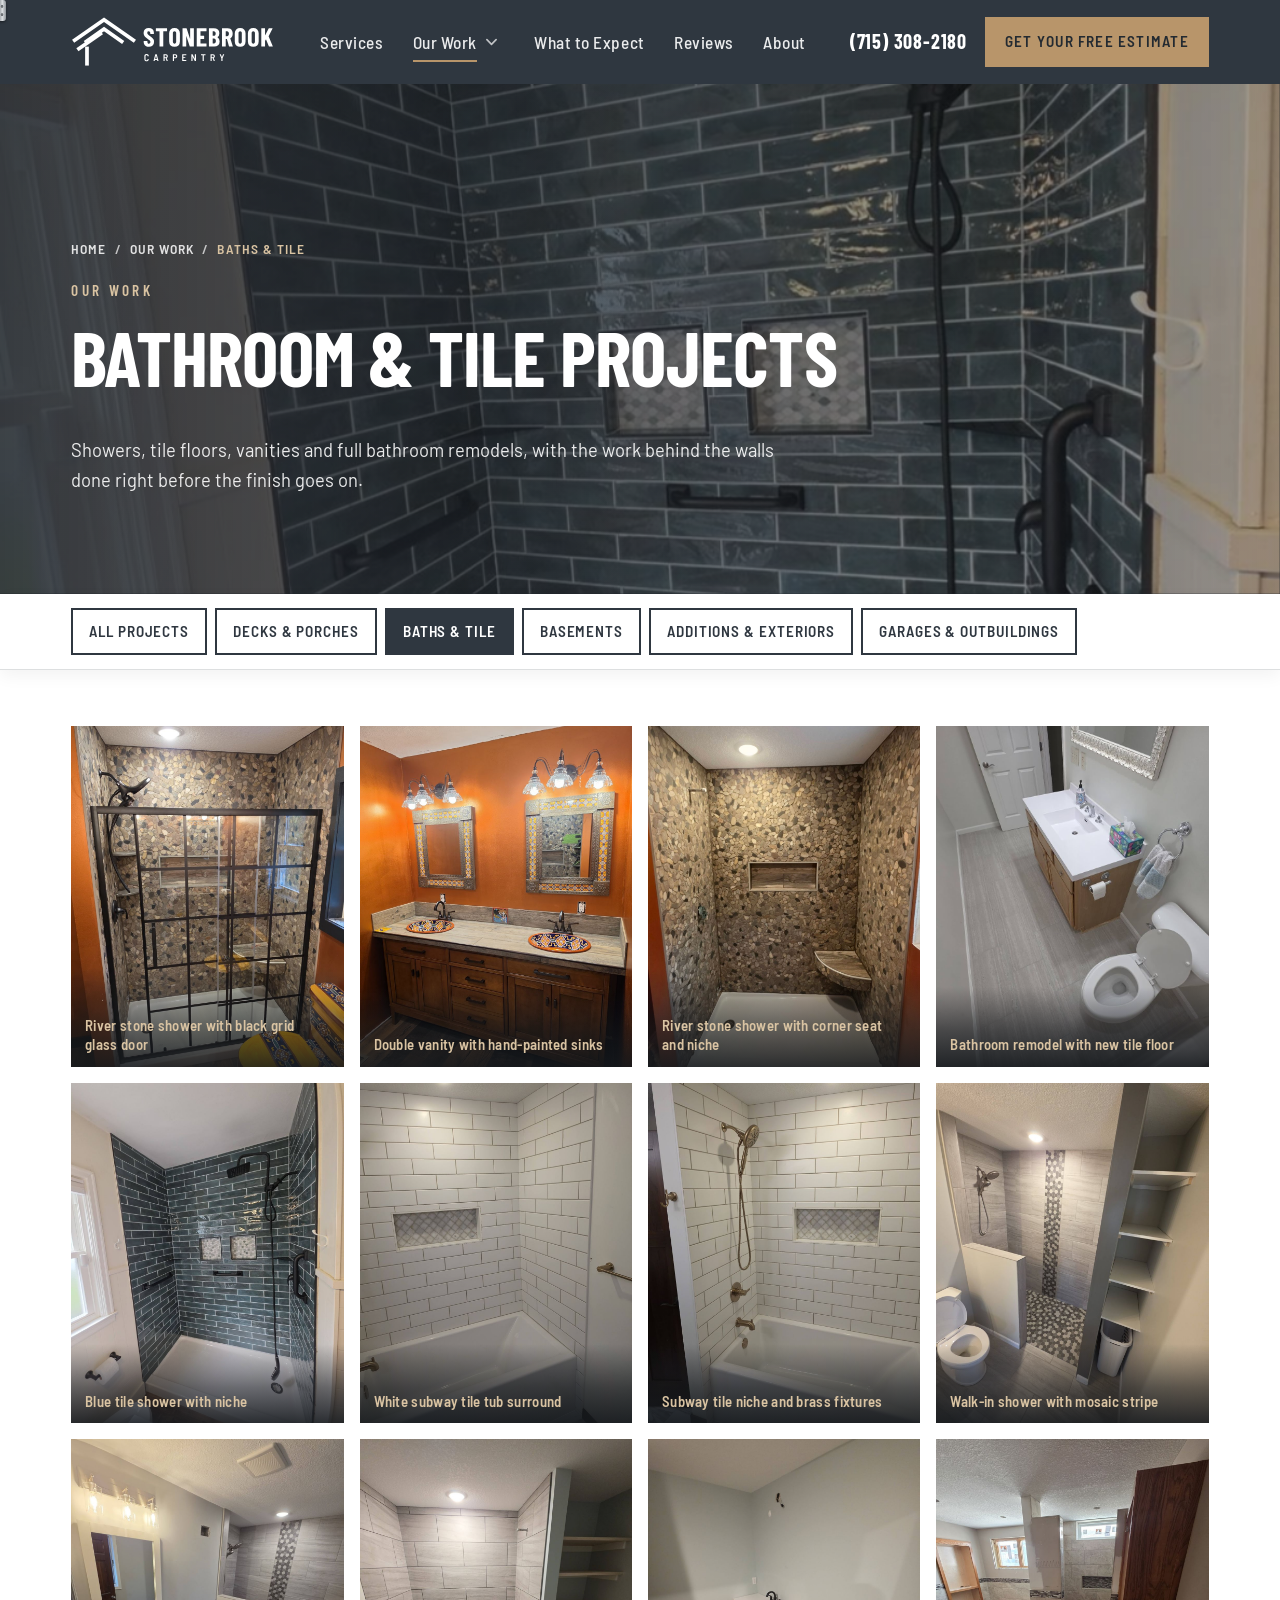
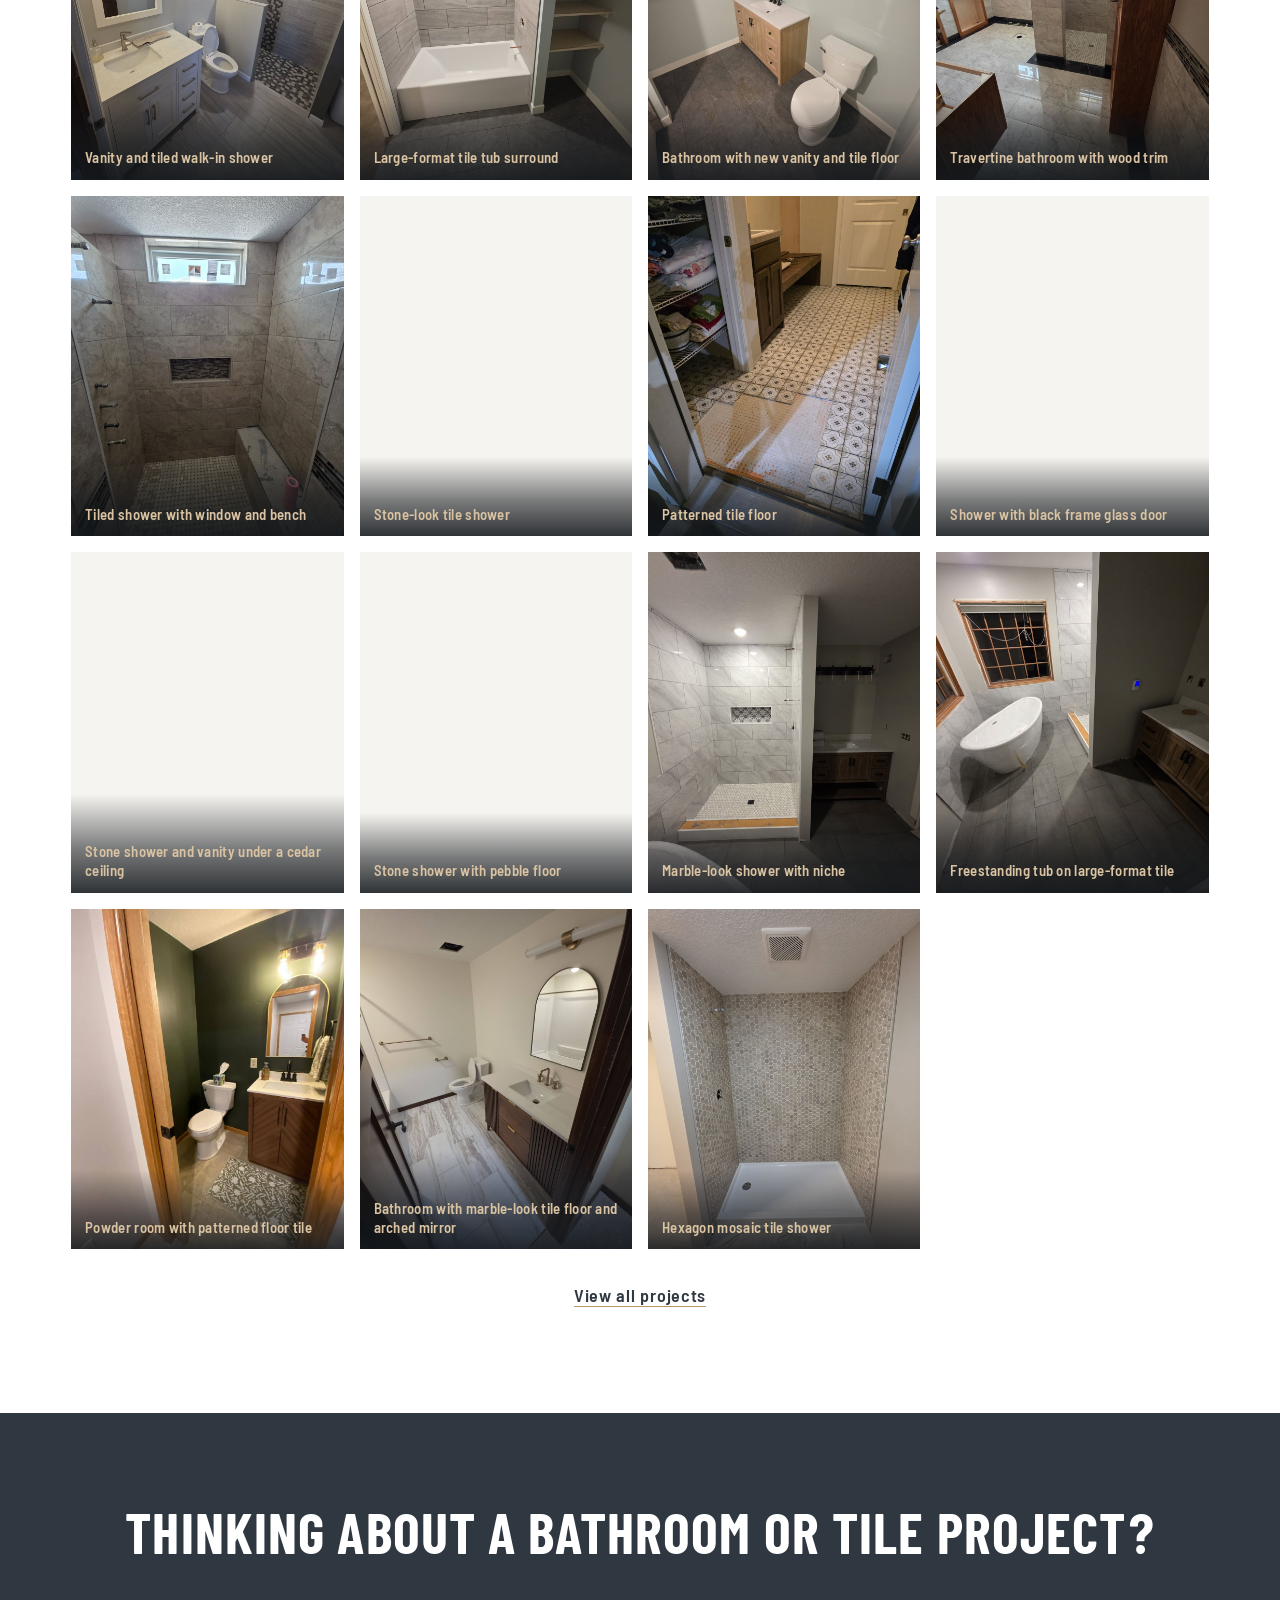
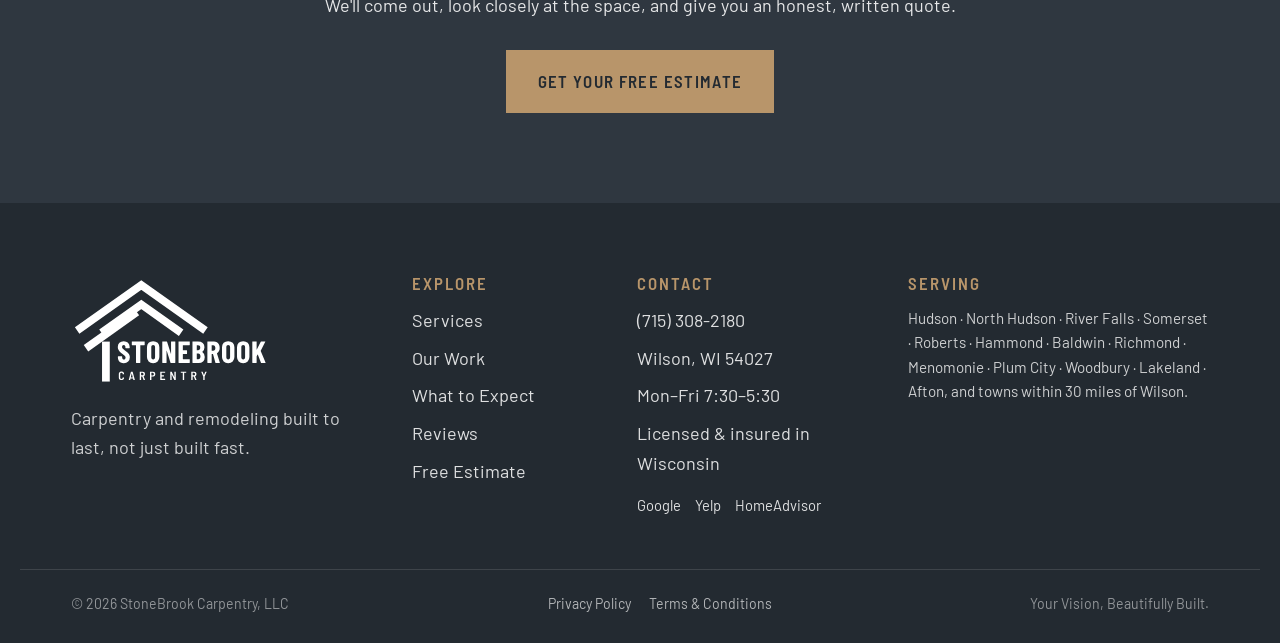
<file: projects/baths-tile/index.html>
<!DOCTYPE html>
<html lang="en">
<head>
<meta charset="UTF-8">
<meta name="viewport" content="width=device-width, initial-scale=1.0">
<title>Bathroom &amp; Tile Projects | StoneBrook Carpentry, Wilson WI</title>
<meta name="description" content="Photos of custom tile showers, tile floors, vanities and full bathroom remodels by StoneBrook Carpentry in Wilson, WI, with the work behind the walls done right before the finish goes on.">
<link rel="canonical" href="https://brilliantimpact-media.github.io/stonebrook-carpentry-website/projects/baths-tile/">
<meta property="og:title" content="Bathroom &amp; Tile Projects | StoneBrook Carpentry, Wilson WI">
<meta property="og:description" content="Photos of custom tile showers, tile floors, vanities and full bathroom remodels by StoneBrook Carpentry in Wilson, WI, with the work behind the walls done right before the finish goes on.">
<meta property="og:type" content="website">
<meta property="og:url" content="https://brilliantimpact-media.github.io/stonebrook-carpentry-website/projects/baths-tile/">
<meta property="og:image" content="https://brilliantimpact-media.github.io/stonebrook-carpentry-website/assets/img/share-card.jpg">
<meta property="og:image:width" content="1200">
<meta property="og:image:height" content="630">
<meta property="og:image:alt" content="StoneBrook Carpentry: Your Vision, Beautifully Built.">
<meta name="twitter:card" content="summary_large_image">
<meta name="twitter:title" content="Bathroom &amp; Tile Projects | StoneBrook Carpentry, Wilson WI">
<meta name="twitter:image" content="https://brilliantimpact-media.github.io/stonebrook-carpentry-website/assets/img/share-card.jpg">
<link rel="icon" href="../../favicon.ico" sizes="48x48">
<link rel="icon" href="../../assets/img/favicon.svg" type="image/svg+xml">
<link rel="apple-touch-icon" href="../../assets/img/apple-touch-icon.png">
<link rel="manifest" href="../../site.webmanifest">
<meta name="theme-color" content="#2F3740">
<link rel="preconnect" href="https://fonts.googleapis.com">
<link rel="preconnect" href="https://fonts.gstatic.com" crossorigin>
<link href="https://fonts.googleapis.com/css2?family=Barlow+Condensed:wght@600;700&family=Barlow+Semi+Condensed:wght@500;600&family=Barlow:ital,wght@0,400;0,500;0,600;1,400&family=Caveat:wght@600;700&display=swap" rel="stylesheet">
<link rel="stylesheet" href="../../assets/css/main.css?v=202610301301">
<link rel="stylesheet" href="../../assets/css/projects.css?v=202610301301">
<script>
  // Only hide animated elements when JS is running and motion is wanted.
  if (!matchMedia('(prefers-reduced-motion: reduce)').matches) document.documentElement.classList.add('js');
</script>
<script>
  try { if (sessionStorage.getItem('sbTab')) document.documentElement.classList.add('from-tab'); } catch (e) {}
</script>
<script type="application/ld+json">
{
  "@context": "https://schema.org",
  "@type": "BreadcrumbList",
  "itemListElement": [
    {
      "@type": "ListItem",
      "position": 1,
      "name": "Home",
      "item": "https://brilliantimpact-media.github.io/stonebrook-carpentry-website/"
    },
    {
      "@type": "ListItem",
      "position": 2,
      "name": "Our Work",
      "item": "https://brilliantimpact-media.github.io/stonebrook-carpentry-website/projects/"
    },
    {
      "@type": "ListItem",
      "position": 3,
      "name": "Baths & Tile",
      "item": "https://brilliantimpact-media.github.io/stonebrook-carpentry-website/projects/baths-tile/"
    }
  ]
}
</script>
</head>
<body class="projects-page" data-cat="baths-tile">

<a class="skip" href="#main">Skip to content</a>

<!-- Tape-measure scroll progress: the blade pulls out across the top as you scroll -->
<div class="tape" aria-hidden="true"><div class="tape-blade"><span class="tape-hook"></span></div></div>

<!-- ============ HEADER ============ -->
<header class="site-header" id="top">
  <div class="wrap header-inner">
    <a class="brand" href="../../" aria-label="StoneBrook Carpentry home">
      <img src="../../assets/img/logo-horizontal-white.svg" alt="StoneBrook Carpentry" width="226" height="56">
    </a>
    <nav class="nav" aria-label="Main">
      <a href="../../#services">Services</a>
      <div class="nav-item has-menu">
        <a href="../../projects/" aria-current="page">Our Work</a>
        <button class="sub-toggle" type="button" aria-expanded="false" aria-controls="work-menu" aria-label="Our Work pages"><svg viewBox="0 0 12 8" aria-hidden="true"><path d="M1 1.5l5 5 5-5"/></svg></button>
        <ul class="submenu" id="work-menu">
          <li><a href="../../projects/">All Projects</a></li>
          <li><a href="../../projects/decks-porches/">Decks &amp; Porches</a></li>
          <li><a href="../../projects/baths-tile/" aria-current="page">Baths &amp; Tile</a></li>
          <li><a href="../../projects/basements/">Basements</a></li>
          <li><a href="../../projects/additions-exteriors/">Additions &amp; Exteriors</a></li>
          <li><a href="../../projects/garages-outbuildings/">Garages &amp; Outbuildings</a></li>
        </ul>
      </div>
      <a href="../../#process">What to Expect</a>
      <a href="../../#reviews">Reviews</a>
      <a href="../../#about">About</a>
    </nav>
    <div class="header-cta">
      <a class="header-phone" href="tel:+17153082180">(715) 308-2180</a>
      <a class="btn btn-tan btn-sm" href="../../free-estimate/">Get Your Free Estimate</a>
      <button class="menu-toggle" aria-expanded="false" aria-controls="mobile-nav" aria-label="Open menu"><span></span><span></span></button>
    </div>
  </div>

  <nav class="mobile-nav" id="mobile-nav" aria-label="Mobile">
    <a href="../../#services">Services</a>
    <a href="../../projects/">Our Work</a>
    <div class="m-sub">
      <a href="../../projects/">All Projects</a>
      <a href="../../projects/decks-porches/">Decks &amp; Porches</a>
      <a href="../../projects/baths-tile/">Baths &amp; Tile</a>
      <a href="../../projects/basements/">Basements</a>
      <a href="../../projects/additions-exteriors/">Additions &amp; Exteriors</a>
      <a href="../../projects/garages-outbuildings/">Garages &amp; Outbuildings</a>
    </div>
    <a href="../../#process">What to Expect</a>
    <a href="../../#reviews">Reviews</a>
    <a href="../../#about">About</a>
    <a href="../../free-estimate/">Get Your Free Estimate</a>
    <a href="tel:+17153082180">Call (715) 308-2180</a>
  </nav>
</header>

<main id="main">
  <section class="phero">
    <img class="phero-bg" src="../../assets/img/projects/blue-tile-shower-with-niche-0144.jpg" style="object-position:center 45%" alt="" fetchpriority="high">
    <div class="wrap">
      <nav class="crumbs" aria-label="Breadcrumb"><a href="../../">Home</a><span aria-hidden="true">/</span><a href="../">Our Work</a><span aria-hidden="true">/</span><span aria-current="page">Baths &amp; Tile</span></nav>
      <p class="kicker">Our Work</p>
      <h1>Bathroom &amp; tile projects</h1>
      <p>Showers, tile floors, vanities and full bathroom remodels, with the work behind the walls done right before the finish goes on.</p>
    </div>
  </section>

  <nav class="ptabs-bar" aria-label="Project types">
    <div class="wrap ptabs">
      <a class="ptab" href="../../projects/" data-cat="all">All Projects</a>
      <a class="ptab" href="../../projects/decks-porches/" data-cat="decks-porches">Decks &amp; Porches</a>
      <a class="ptab on" href="../../projects/baths-tile/" data-cat="baths-tile" aria-current="page">Baths &amp; Tile</a>
      <a class="ptab" href="../../projects/basements/" data-cat="basements">Basements</a>
      <a class="ptab" href="../../projects/additions-exteriors/" data-cat="additions-exteriors">Additions &amp; Exteriors</a>
      <a class="ptab" href="../../projects/garages-outbuildings/" data-cat="garages-outbuildings">Garages &amp; Outbuildings</a>
    </div>
  </nav>

  <section class="pcat pcat-single" data-cat="baths-tile">
    <div class="wrap">
      <div class="pgrid">
        <figure class="pshot"><button type="button" class="pshot-btn" aria-label="Open photo: River stone shower with black grid glass door"><img src="../../assets/img/projects/river-stone-shower-with-black-grid-glass-door-0032.jpg" alt="River stone shower with black grid glass door" width="1050" height="1400" loading="lazy" decoding="async"></button><figcaption>River stone shower with black grid glass door</figcaption></figure>
        <figure class="pshot"><button type="button" class="pshot-btn" aria-label="Open photo: Double vanity with hand-painted sinks"><img src="../../assets/img/projects/double-vanity-with-hand-painted-sinks-0049.jpg" alt="Double vanity with hand-painted sinks" width="1050" height="1400" loading="lazy" decoding="async"></button><figcaption>Double vanity with hand-painted sinks</figcaption></figure>
        <figure class="pshot"><button type="button" class="pshot-btn" aria-label="Open photo: River stone shower with corner seat and niche"><img src="../../assets/img/projects/river-stone-shower-with-corner-seat-and-niche-0151.jpg" alt="River stone shower with corner seat and niche" width="1050" height="1400" loading="lazy" decoding="async"></button><figcaption>River stone shower with corner seat and niche</figcaption></figure>
        <figure class="pshot"><button type="button" class="pshot-btn" aria-label="Open photo: Bathroom remodel with new tile floor"><img src="../../assets/img/projects/bathroom-remodel-with-new-tile-floor-0076.jpg" alt="Bathroom remodel with new tile floor" width="1400" height="1050" loading="lazy" decoding="async"></button><figcaption>Bathroom remodel with new tile floor</figcaption></figure>
        <figure class="pshot"><button type="button" class="pshot-btn" aria-label="Open photo: Blue tile shower with niche"><img src="../../assets/img/projects/blue-tile-shower-with-niche-0144.jpg" alt="Blue tile shower with niche" width="1050" height="1400" loading="lazy" decoding="async"></button><figcaption>Blue tile shower with niche</figcaption></figure>
        <figure class="pshot"><button type="button" class="pshot-btn" aria-label="Open photo: White subway tile tub surround"><img src="../../assets/img/projects/white-subway-tile-tub-surround-0552.jpg" alt="White subway tile tub surround" width="1050" height="1400" loading="lazy" decoding="async"></button><figcaption>White subway tile tub surround</figcaption></figure>
        <figure class="pshot"><button type="button" class="pshot-btn" aria-label="Open photo: Subway tile niche and brass fixtures"><img src="../../assets/img/projects/subway-tile-niche-and-brass-fixtures-0553.jpg" alt="Subway tile niche and brass fixtures" width="1050" height="1400" loading="lazy" decoding="async"></button><figcaption>Subway tile niche and brass fixtures</figcaption></figure>
        <figure class="pshot"><button type="button" class="pshot-btn" aria-label="Open photo: Walk-in shower with mosaic stripe"><img src="../../assets/img/projects/walk-in-shower-with-mosaic-stripe-0566.jpg" alt="Walk-in shower with mosaic stripe" width="1050" height="1400" loading="lazy" decoding="async"></button><figcaption>Walk-in shower with mosaic stripe</figcaption></figure>
        <figure class="pshot"><button type="button" class="pshot-btn" aria-label="Open photo: Vanity and tiled walk-in shower"><img src="../../assets/img/projects/vanity-and-tiled-walk-in-shower-0568.jpg" alt="Vanity and tiled walk-in shower" width="1050" height="1400" loading="lazy" decoding="async"></button><figcaption>Vanity and tiled walk-in shower</figcaption></figure>
        <figure class="pshot"><button type="button" class="pshot-btn" aria-label="Open photo: Large-format tile tub surround"><img src="../../assets/img/projects/large-format-tile-tub-surround-0581.jpg" alt="Large-format tile tub surround" width="1050" height="1400" loading="lazy" decoding="async"></button><figcaption>Large-format tile tub surround</figcaption></figure>
        <figure class="pshot"><button type="button" class="pshot-btn" aria-label="Open photo: Bathroom with new vanity and tile floor"><img src="../../assets/img/projects/bathroom-with-new-vanity-and-tile-floor-0580.jpg" alt="Bathroom with new vanity and tile floor" width="1050" height="1400" loading="lazy" decoding="async"></button><figcaption>Bathroom with new vanity and tile floor</figcaption></figure>
        <figure class="pshot"><button type="button" class="pshot-btn" aria-label="Open photo: Travertine bathroom with wood trim"><img src="../../assets/img/projects/travertine-bathroom-with-wood-trim-0731.jpg" alt="Travertine bathroom with wood trim" width="1050" height="1400" loading="lazy" decoding="async"></button><figcaption>Travertine bathroom with wood trim</figcaption></figure>
        <figure class="pshot"><button type="button" class="pshot-btn" aria-label="Open photo: Tiled shower with window and bench"><img src="../../assets/img/projects/tiled-shower-with-window-and-bench-0734.jpg" alt="Tiled shower with window and bench" width="1050" height="1400" loading="lazy" decoding="async"></button><figcaption>Tiled shower with window and bench</figcaption></figure>
        <figure class="pshot"><button type="button" class="pshot-btn" aria-label="Open photo: Stone-look tile shower"><img src="../../assets/img/projects/stone-look-tile-shower-0771.jpg" alt="Stone-look tile shower" width="1050" height="1400" loading="lazy" decoding="async"></button><figcaption>Stone-look tile shower</figcaption></figure>
        <figure class="pshot"><button type="button" class="pshot-btn" aria-label="Open photo: Patterned tile floor"><img src="../../assets/img/projects/patterned-tile-floor-0893.jpg" alt="Patterned tile floor" width="1050" height="1400" loading="lazy" decoding="async"></button><figcaption>Patterned tile floor</figcaption></figure>
        <figure class="pshot"><button type="button" class="pshot-btn" aria-label="Open photo: Shower with black frame glass door"><img src="../../assets/img/projects/shower-with-black-frame-glass-door-0913.jpg" alt="Shower with black frame glass door" width="1050" height="1400" loading="lazy" decoding="async"></button><figcaption>Shower with black frame glass door</figcaption></figure>
        <figure class="pshot"><button type="button" class="pshot-btn" aria-label="Open photo: Stone shower and vanity under a cedar ceiling"><img src="../../assets/img/projects/stone-shower-and-vanity-under-a-cedar-ceiling-0962.jpg" alt="Stone shower and vanity under a cedar ceiling" width="1050" height="1400" loading="lazy" decoding="async"></button><figcaption>Stone shower and vanity under a cedar ceiling</figcaption></figure>
        <figure class="pshot"><button type="button" class="pshot-btn" aria-label="Open photo: Stone shower with pebble floor"><img src="../../assets/img/projects/stone-shower-with-pebble-floor-0966.jpg" alt="Stone shower with pebble floor" width="1050" height="1400" loading="lazy" decoding="async"></button><figcaption>Stone shower with pebble floor</figcaption></figure>
        <figure class="pshot"><button type="button" class="pshot-btn" aria-label="Open photo: Marble-look shower with niche"><img src="../../assets/img/projects/marble-look-shower-with-niche-1408.jpg" alt="Marble-look shower with niche" width="1050" height="1400" loading="lazy" decoding="async"></button><figcaption>Marble-look shower with niche</figcaption></figure>
        <figure class="pshot"><button type="button" class="pshot-btn" aria-label="Open photo: Freestanding tub on large-format tile"><img src="../../assets/img/projects/freestanding-tub-on-large-format-tile-1409.jpg" alt="Freestanding tub on large-format tile" width="1050" height="1400" loading="lazy" decoding="async"></button><figcaption>Freestanding tub on large-format tile</figcaption></figure>
        <figure class="pshot"><button type="button" class="pshot-btn" aria-label="Open photo: Powder room with patterned floor tile"><img src="../../assets/img/projects/powder-room-with-patterned-floor-tile-1638.jpg" alt="Powder room with patterned floor tile" width="1050" height="1400" loading="lazy" decoding="async"></button><figcaption>Powder room with patterned floor tile</figcaption></figure>
        <figure class="pshot"><button type="button" class="pshot-btn" aria-label="Open photo: Bathroom with marble-look tile floor and arched mirror"><img src="../../assets/img/projects/bathroom-with-marble-look-tile-floor-and-arched-0564.jpg" alt="Bathroom with marble-look tile floor and arched mirror" width="1050" height="1400" loading="lazy" decoding="async"></button><figcaption>Bathroom with marble-look tile floor and arched mirror</figcaption></figure>
        <figure class="pshot"><button type="button" class="pshot-btn" aria-label="Open photo: Hexagon mosaic tile shower"><img src="../../assets/img/projects/hexagon-mosaic-tile-shower-1182.jpg" alt="Hexagon mosaic tile shower" width="1050" height="1400" loading="lazy" decoding="async"></button><figcaption>Hexagon mosaic tile shower</figcaption></figure>
      </div>
      <p class="pcat-back"><a href="../">View all projects</a></p>
    </div>
  </section>

  <section class="pcta">
    <div class="wrap">
      <h2>Thinking about a bathroom or tile project?</h2>
      <p>We'll come out, look closely at the space, and give you an honest, written quote.</p>
      <a class="btn btn-tan" href="../../free-estimate/">Get Your Free Estimate</a>
    </div>
  </section>

  <dialog class="lightbox" aria-label="Project photo">
    <button class="lightbox-close" aria-label="Close">×</button>
    <button class="lightbox-nav lightbox-prev" aria-label="Previous photo">‹</button>
    <figure>
      <img alt="">
      <figcaption class="lightbox-caption"></figcaption>
    </figure>
    <button class="lightbox-nav lightbox-next" aria-label="Next photo">›</button>
  </dialog>
</main>

<!-- ============ FOOTER ============ -->
<footer class="site-footer">
  <div class="wrap footer-grid">
    <div class="footer-brand">
      <a class="brand-top" href="../../" aria-label="Back to top of the StoneBrook Carpentry homepage"><img src="../../assets/img/logo-stacked-white.svg" alt="StoneBrook Carpentry" width="200" height="110"></a>
      <p>Carpentry and remodeling built to last, not just built fast.</p>
    </div>
    <nav class="footer-col" aria-label="Footer">
      <h2 class="footer-h">Explore</h2>
      <a href="../../#services">Services</a>
      <a href="../../projects/">Our Work</a>
      <a href="../../#process">What to Expect</a>
      <a href="../../#reviews">Reviews</a>
      <a href="../../free-estimate/">Free Estimate</a>
    </nav>
    <div class="footer-col">
      <h2 class="footer-h">Contact</h2>
      <a href="tel:+17153082180">(715) 308-2180</a>
      <span>Wilson, WI 54027</span>
      <span>Mon–Fri 7:30–5:30</span>
      <span>Licensed &amp; insured in Wisconsin</span>
      <span class="footer-find"><a href="https://www.google.com/search?q=StoneBrook+Carpentry,+LLC#lrd=0x87f807442768f6ab:0x76c101ca6e3b87b3,1,,,," target="_blank" rel="noopener">Google</a><a href="https://www.yelp.com/biz/stonebrook-carpentry-wilson" target="_blank" rel="noopener">Yelp</a><a href="https://www.homeadvisor.com/rated.StoneBrookCarpentryLLC.52659418.html" target="_blank" rel="noopener">HomeAdvisor</a></span>
    </div>
    <div class="footer-col">
      <h2 class="footer-h">Serving</h2>
      <p>Hudson · North Hudson · River Falls · Somerset · Roberts · Hammond · Baldwin · Richmond · Menomonie · Plum City · Woodbury · Lakeland · Afton, and towns within 30 miles of Wilson.</p>
    </div>
  </div>
  <div class="wrap footer-base">
    <p>© <span data-year>2026</span> StoneBrook Carpentry, LLC</p>
    <p class="footer-legal"><a href="../../privacy-policy/">Privacy Policy</a><a href="../../terms/">Terms &amp; Conditions</a></p>
    <p>Your Vision, Beautifully Built.</p>
  </div>
</footer>

<!-- Phone-only call / estimate bar -->
<nav class="m-bar" aria-label="Quick contact"><a href="tel:+17153082180"><svg viewBox="0 0 24 24" aria-hidden="true"><path d="M6.6 10.8a15.1 15.1 0 0 0 6.6 6.6l2.2-2.2a1 1 0 0 1 1-.25 11.4 11.4 0 0 0 3.6.57 1 1 0 0 1 1 1V20a1 1 0 0 1-1 1A17 17 0 0 1 3 4a1 1 0 0 1 1-1h3.5a1 1 0 0 1 1 1c0 1.25.2 2.45.57 3.57a1 1 0 0 1-.25 1z"/></svg>Call</a><a href="../../free-estimate/">Free Estimate</a></nav>
<script src="../../assets/js/page.js?v=202610301301"></script>
<script src="../../assets/js/nav.js?v=202610301301"></script>
<script src="../../assets/js/projects.js?v=202610301301"></script>
</body>
</html>
</file>
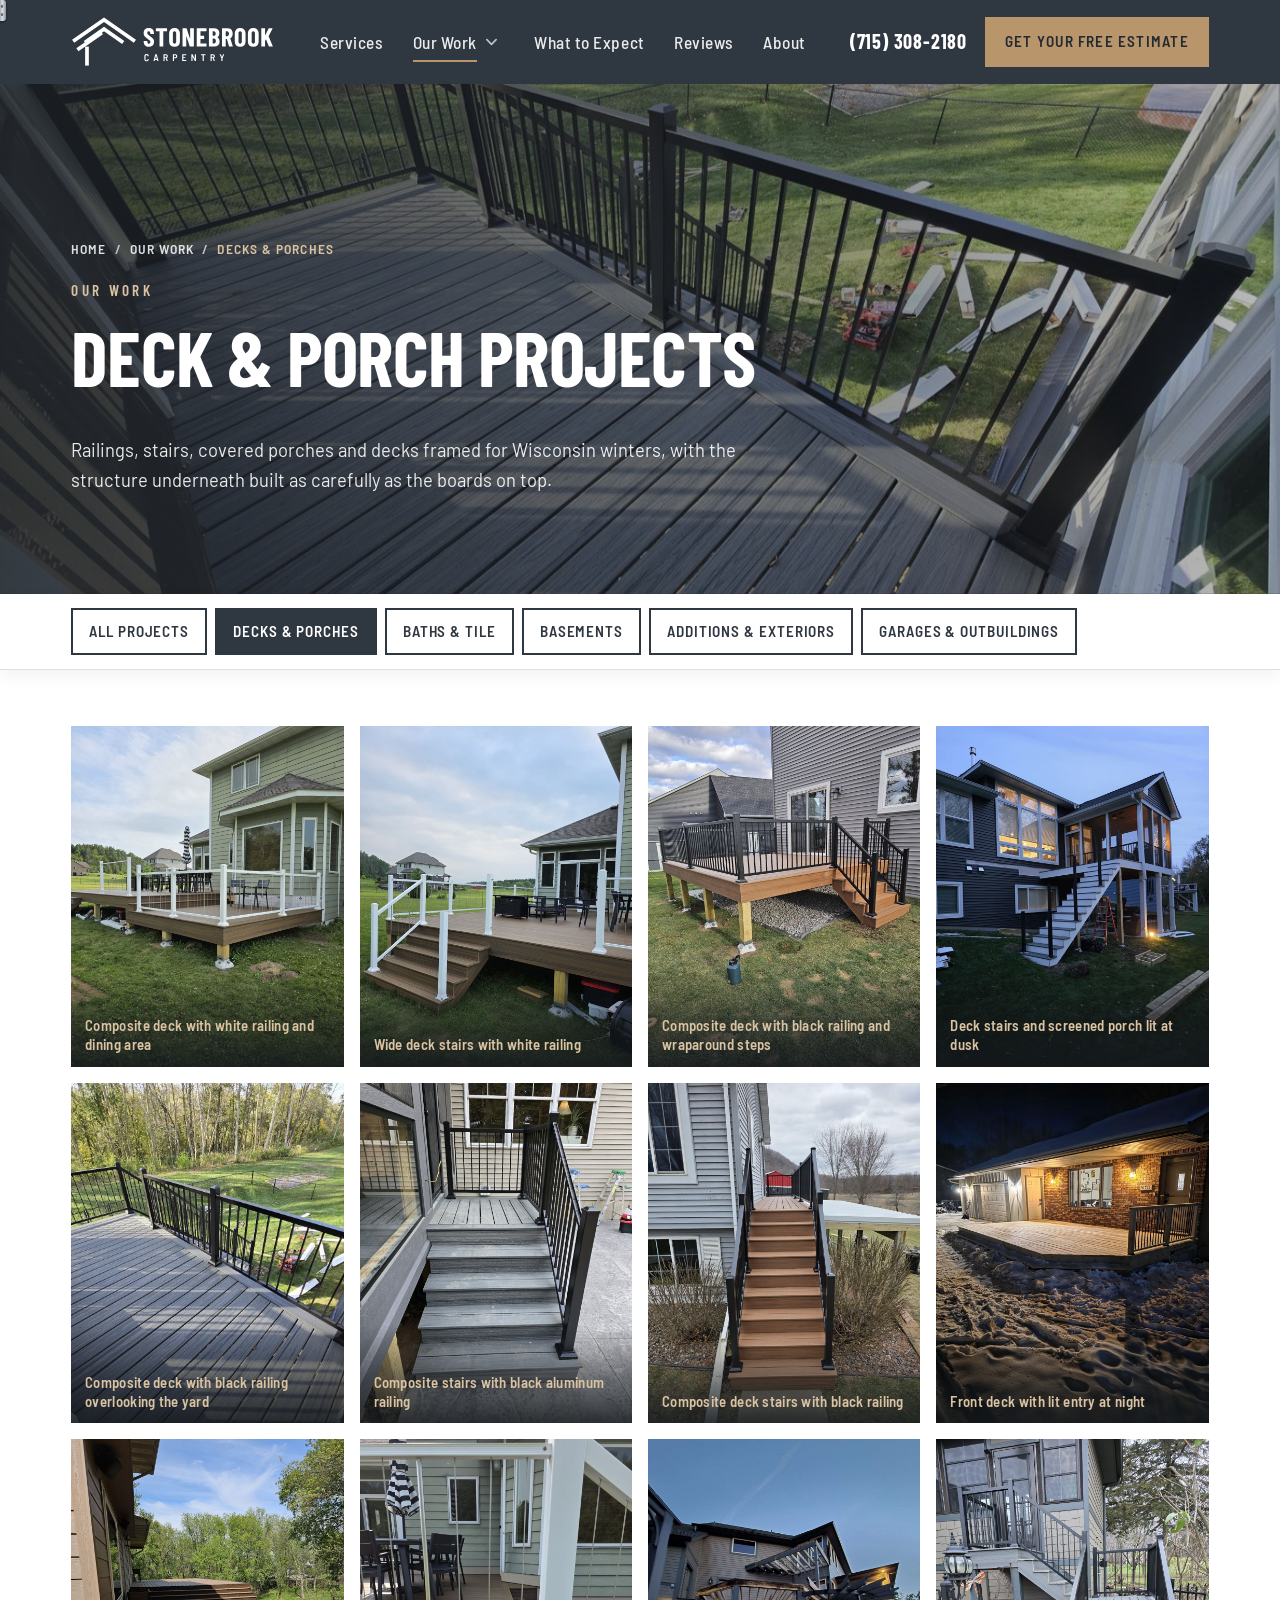
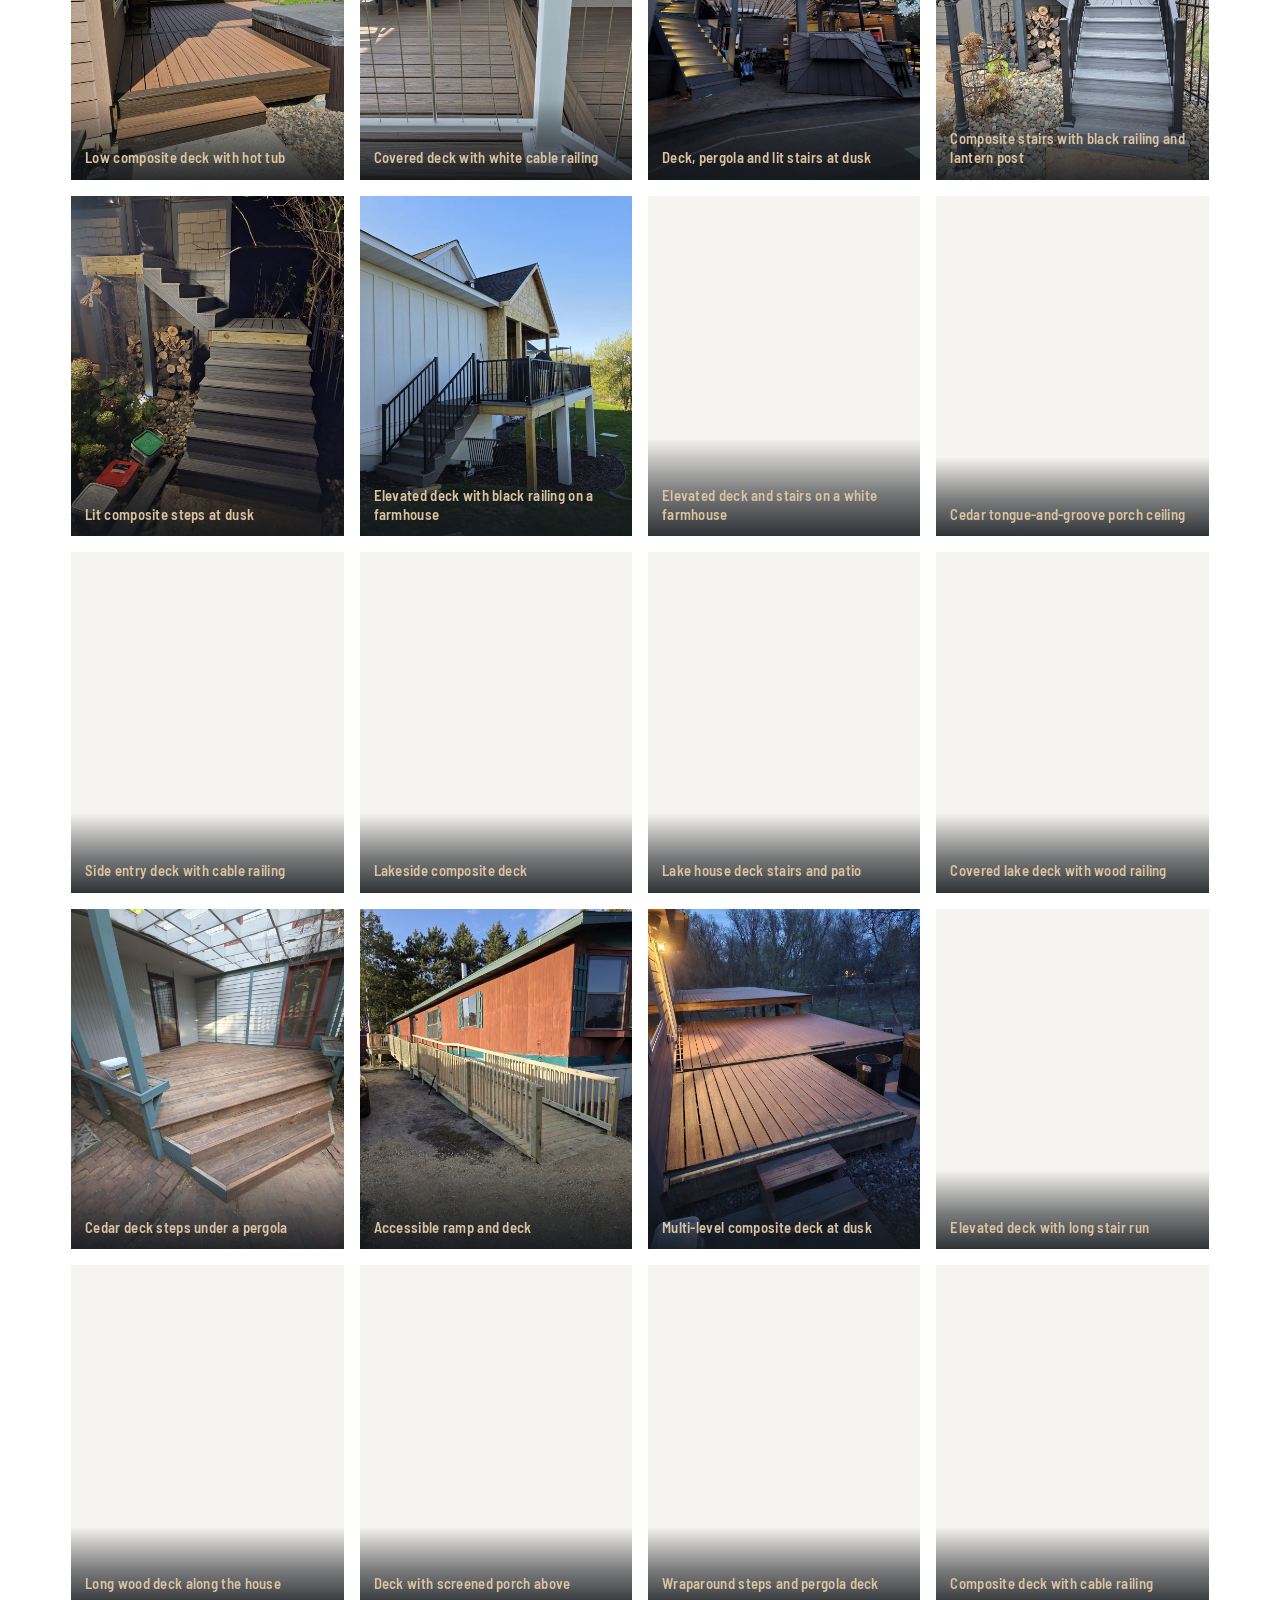
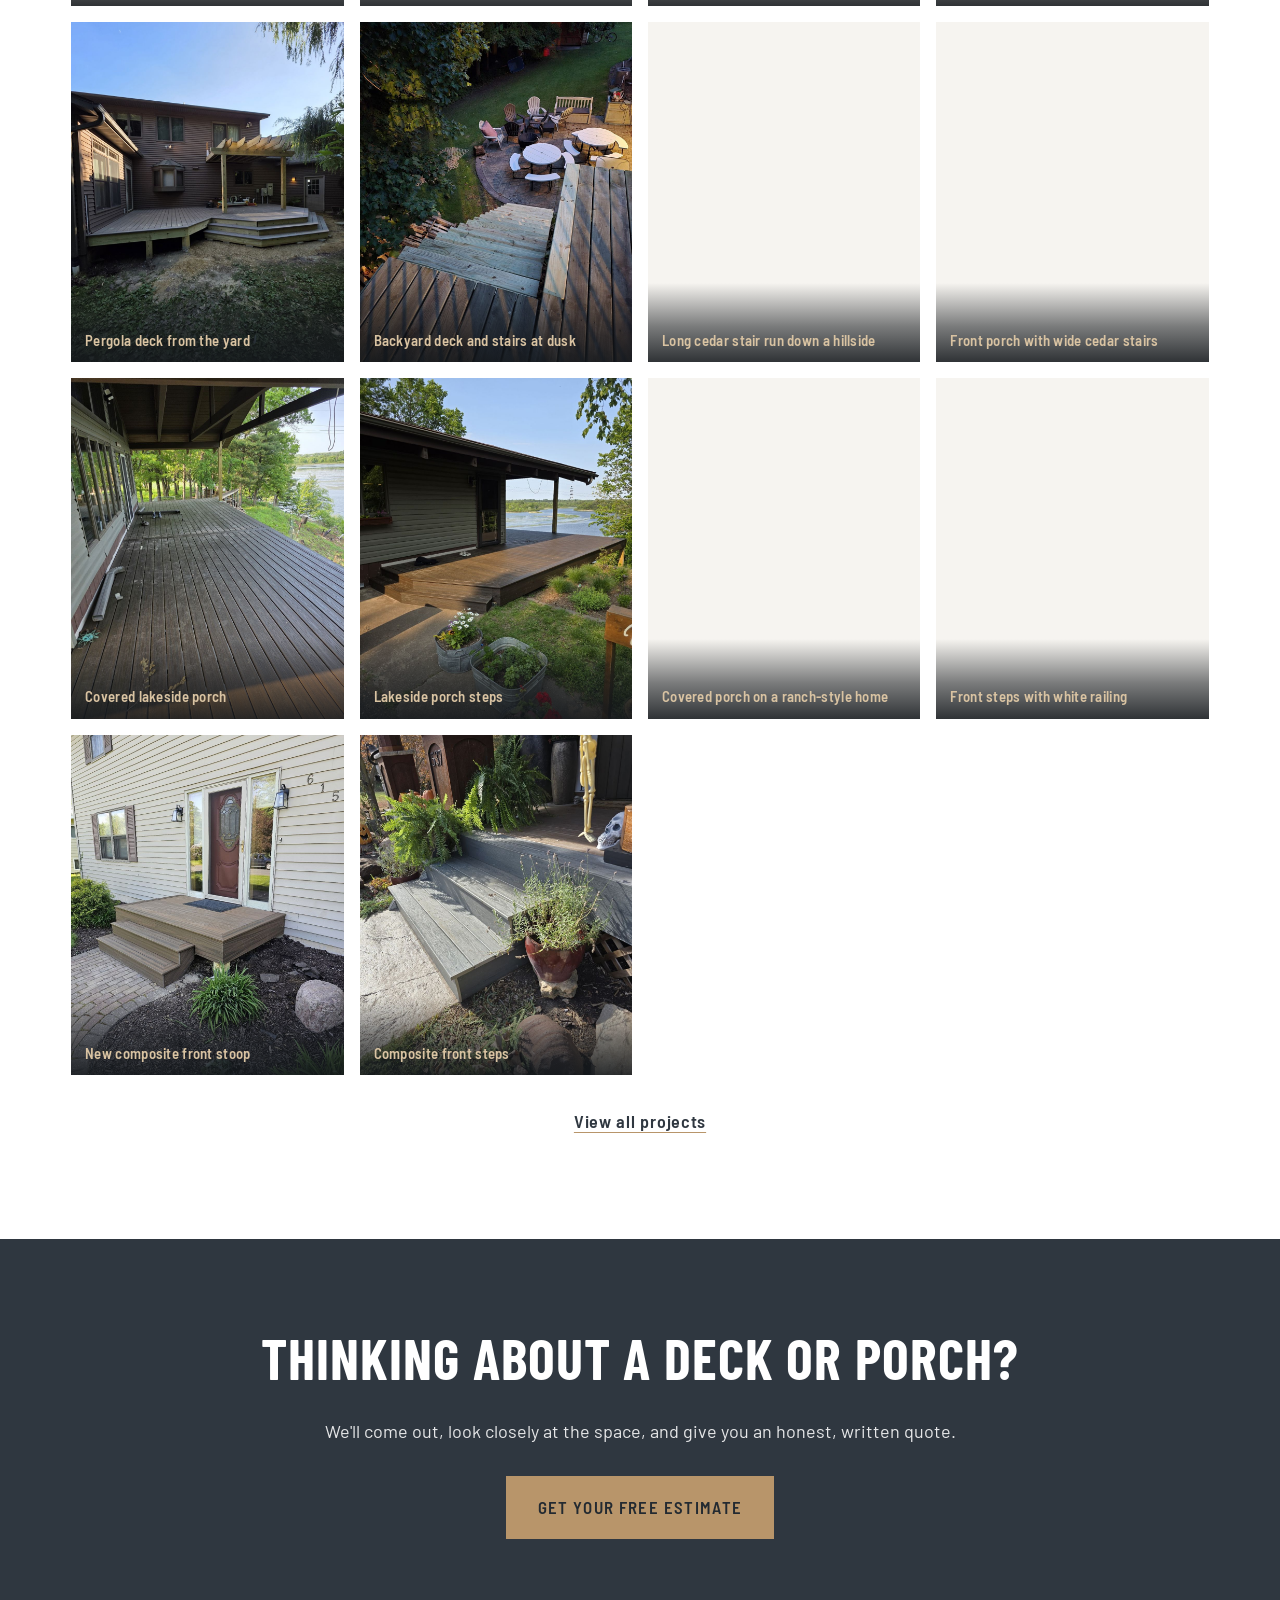
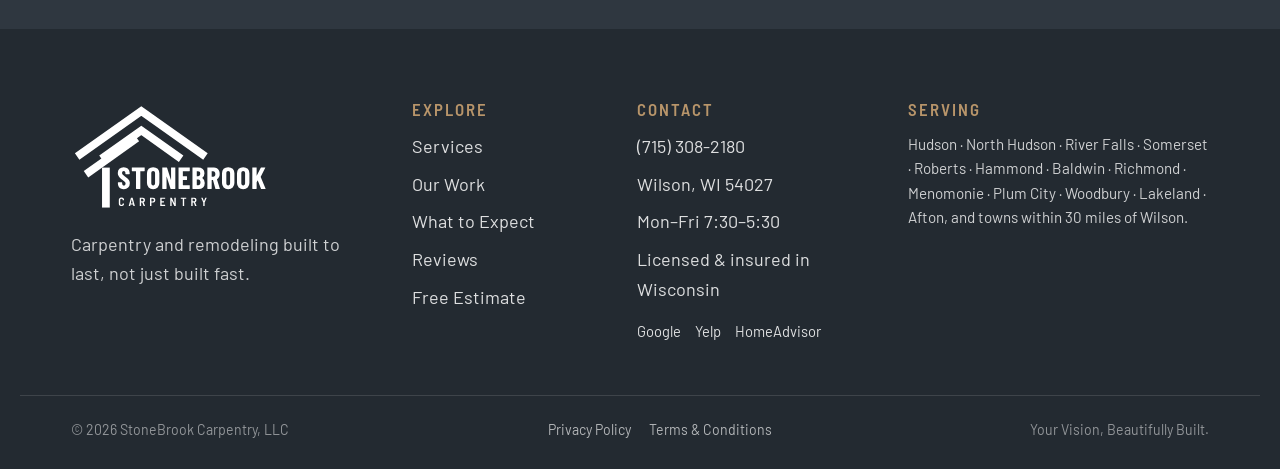
<file: projects/decks-porches/index.html>
<!DOCTYPE html>
<html lang="en">
<head>
<meta charset="UTF-8">
<meta name="viewport" content="width=device-width, initial-scale=1.0">
<title>Deck &amp; Porch Projects | StoneBrook Carpentry, Wilson WI</title>
<meta name="description" content="Photos of decks, porches, railings and stairs by StoneBrook Carpentry in Wilson, WI. Framed for Wisconsin winters, with the structure underneath built as carefully as the boards on top.">
<link rel="canonical" href="https://brilliantimpact-media.github.io/stonebrook-carpentry-website/projects/decks-porches/">
<meta property="og:title" content="Deck &amp; Porch Projects | StoneBrook Carpentry, Wilson WI">
<meta property="og:description" content="Photos of decks, porches, railings and stairs by StoneBrook Carpentry in Wilson, WI. Framed for Wisconsin winters, with the structure underneath built as carefully as the boards on top.">
<meta property="og:type" content="website">
<meta property="og:url" content="https://brilliantimpact-media.github.io/stonebrook-carpentry-website/projects/decks-porches/">
<meta property="og:image" content="https://brilliantimpact-media.github.io/stonebrook-carpentry-website/assets/img/share-card.jpg">
<meta property="og:image:width" content="1200">
<meta property="og:image:height" content="630">
<meta property="og:image:alt" content="StoneBrook Carpentry: Your Vision, Beautifully Built.">
<meta name="twitter:card" content="summary_large_image">
<meta name="twitter:title" content="Deck &amp; Porch Projects | StoneBrook Carpentry, Wilson WI">
<meta name="twitter:image" content="https://brilliantimpact-media.github.io/stonebrook-carpentry-website/assets/img/share-card.jpg">
<link rel="icon" href="../../favicon.ico" sizes="48x48">
<link rel="icon" href="../../assets/img/favicon.svg" type="image/svg+xml">
<link rel="apple-touch-icon" href="../../assets/img/apple-touch-icon.png">
<link rel="manifest" href="../../site.webmanifest">
<meta name="theme-color" content="#2F3740">
<link rel="preconnect" href="https://fonts.googleapis.com">
<link rel="preconnect" href="https://fonts.gstatic.com" crossorigin>
<link href="https://fonts.googleapis.com/css2?family=Barlow+Condensed:wght@600;700&family=Barlow+Semi+Condensed:wght@500;600&family=Barlow:ital,wght@0,400;0,500;0,600;1,400&family=Caveat:wght@600;700&display=swap" rel="stylesheet">
<link rel="stylesheet" href="../../assets/css/main.css?v=202610301301">
<link rel="stylesheet" href="../../assets/css/projects.css?v=202610301301">
<script>
  // Only hide animated elements when JS is running and motion is wanted.
  if (!matchMedia('(prefers-reduced-motion: reduce)').matches) document.documentElement.classList.add('js');
</script>
<script>
  try { if (sessionStorage.getItem('sbTab')) document.documentElement.classList.add('from-tab'); } catch (e) {}
</script>
<script type="application/ld+json">
{
  "@context": "https://schema.org",
  "@type": "BreadcrumbList",
  "itemListElement": [
    {
      "@type": "ListItem",
      "position": 1,
      "name": "Home",
      "item": "https://brilliantimpact-media.github.io/stonebrook-carpentry-website/"
    },
    {
      "@type": "ListItem",
      "position": 2,
      "name": "Our Work",
      "item": "https://brilliantimpact-media.github.io/stonebrook-carpentry-website/projects/"
    },
    {
      "@type": "ListItem",
      "position": 3,
      "name": "Decks & Porches",
      "item": "https://brilliantimpact-media.github.io/stonebrook-carpentry-website/projects/decks-porches/"
    }
  ]
}
</script>
</head>
<body class="projects-page" data-cat="decks-porches">

<a class="skip" href="#main">Skip to content</a>

<!-- Tape-measure scroll progress: the blade pulls out across the top as you scroll -->
<div class="tape" aria-hidden="true"><div class="tape-blade"><span class="tape-hook"></span></div></div>

<!-- ============ HEADER ============ -->
<header class="site-header" id="top">
  <div class="wrap header-inner">
    <a class="brand" href="../../" aria-label="StoneBrook Carpentry home">
      <img src="../../assets/img/logo-horizontal-white.svg" alt="StoneBrook Carpentry" width="226" height="56">
    </a>
    <nav class="nav" aria-label="Main">
      <a href="../../#services">Services</a>
      <div class="nav-item has-menu">
        <a href="../../projects/" aria-current="page">Our Work</a>
        <button class="sub-toggle" type="button" aria-expanded="false" aria-controls="work-menu" aria-label="Our Work pages"><svg viewBox="0 0 12 8" aria-hidden="true"><path d="M1 1.5l5 5 5-5"/></svg></button>
        <ul class="submenu" id="work-menu">
          <li><a href="../../projects/">All Projects</a></li>
          <li><a href="../../projects/decks-porches/" aria-current="page">Decks &amp; Porches</a></li>
          <li><a href="../../projects/baths-tile/">Baths &amp; Tile</a></li>
          <li><a href="../../projects/basements/">Basements</a></li>
          <li><a href="../../projects/additions-exteriors/">Additions &amp; Exteriors</a></li>
          <li><a href="../../projects/garages-outbuildings/">Garages &amp; Outbuildings</a></li>
        </ul>
      </div>
      <a href="../../#process">What to Expect</a>
      <a href="../../#reviews">Reviews</a>
      <a href="../../#about">About</a>
    </nav>
    <div class="header-cta">
      <a class="header-phone" href="tel:+17153082180">(715) 308-2180</a>
      <a class="btn btn-tan btn-sm" href="../../free-estimate/">Get Your Free Estimate</a>
      <button class="menu-toggle" aria-expanded="false" aria-controls="mobile-nav" aria-label="Open menu"><span></span><span></span></button>
    </div>
  </div>

  <nav class="mobile-nav" id="mobile-nav" aria-label="Mobile">
    <a href="../../#services">Services</a>
    <a href="../../projects/">Our Work</a>
    <div class="m-sub">
      <a href="../../projects/">All Projects</a>
      <a href="../../projects/decks-porches/">Decks &amp; Porches</a>
      <a href="../../projects/baths-tile/">Baths &amp; Tile</a>
      <a href="../../projects/basements/">Basements</a>
      <a href="../../projects/additions-exteriors/">Additions &amp; Exteriors</a>
      <a href="../../projects/garages-outbuildings/">Garages &amp; Outbuildings</a>
    </div>
    <a href="../../#process">What to Expect</a>
    <a href="../../#reviews">Reviews</a>
    <a href="../../#about">About</a>
    <a href="../../free-estimate/">Get Your Free Estimate</a>
    <a href="tel:+17153082180">Call (715) 308-2180</a>
  </nav>
</header>

<main id="main">
  <section class="phero">
    <img class="phero-bg" src="../../assets/img/projects/composite-deck-with-black-railing-overlooking-th-1611.jpg" style="object-position:center 60%" alt="" fetchpriority="high">
    <div class="wrap">
      <nav class="crumbs" aria-label="Breadcrumb"><a href="../../">Home</a><span aria-hidden="true">/</span><a href="../">Our Work</a><span aria-hidden="true">/</span><span aria-current="page">Decks &amp; Porches</span></nav>
      <p class="kicker">Our Work</p>
      <h1>Deck &amp; porch projects</h1>
      <p>Railings, stairs, covered porches and decks framed for Wisconsin winters, with the structure underneath built as carefully as the boards on top.</p>
    </div>
  </section>

  <nav class="ptabs-bar" aria-label="Project types">
    <div class="wrap ptabs">
      <a class="ptab" href="../../projects/" data-cat="all">All Projects</a>
      <a class="ptab on" href="../../projects/decks-porches/" data-cat="decks-porches" aria-current="page">Decks &amp; Porches</a>
      <a class="ptab" href="../../projects/baths-tile/" data-cat="baths-tile">Baths &amp; Tile</a>
      <a class="ptab" href="../../projects/basements/" data-cat="basements">Basements</a>
      <a class="ptab" href="../../projects/additions-exteriors/" data-cat="additions-exteriors">Additions &amp; Exteriors</a>
      <a class="ptab" href="../../projects/garages-outbuildings/" data-cat="garages-outbuildings">Garages &amp; Outbuildings</a>
    </div>
  </nav>

  <section class="pcat pcat-single" data-cat="decks-porches">
    <div class="wrap">
      <div class="pgrid">
        <figure class="pshot"><button type="button" class="pshot-btn" aria-label="Open photo: Composite deck with white railing and dining area"><img src="../../assets/img/projects/composite-deck-with-white-railing-and-dining-are-1097.jpg" alt="Composite deck with white railing and dining area" width="1050" height="1400" loading="lazy" decoding="async"></button><figcaption>Composite deck with white railing and dining area</figcaption></figure>
        <figure class="pshot"><button type="button" class="pshot-btn" aria-label="Open photo: Wide deck stairs with white railing"><img src="../../assets/img/projects/wide-deck-stairs-with-white-railing-1095.jpg" alt="Wide deck stairs with white railing" width="1050" height="1400" loading="lazy" decoding="async"></button><figcaption>Wide deck stairs with white railing</figcaption></figure>
        <figure class="pshot"><button type="button" class="pshot-btn" aria-label="Open photo: Composite deck with black railing and wraparound steps"><img src="../../assets/img/projects/composite-deck-with-black-railing-and-wraparound-2009.jpg" alt="Composite deck with black railing and wraparound steps" width="1050" height="1400" loading="lazy" decoding="async"></button><figcaption>Composite deck with black railing and wraparound steps</figcaption></figure>
        <figure class="pshot"><button type="button" class="pshot-btn" aria-label="Open photo: Deck stairs and screened porch lit at dusk"><img src="../../assets/img/projects/deck-stairs-and-screened-porch-lit-at-dusk-1613.jpg" alt="Deck stairs and screened porch lit at dusk" width="1050" height="1400" loading="lazy" decoding="async"></button><figcaption>Deck stairs and screened porch lit at dusk</figcaption></figure>
        <figure class="pshot"><button type="button" class="pshot-btn" aria-label="Open photo: Composite deck with black railing overlooking the yard"><img src="../../assets/img/projects/composite-deck-with-black-railing-overlooking-th-1611.jpg" alt="Composite deck with black railing overlooking the yard" width="1400" height="1050" loading="lazy" decoding="async"></button><figcaption>Composite deck with black railing overlooking the yard</figcaption></figure>
        <figure class="pshot"><button type="button" class="pshot-btn" aria-label="Open photo: Composite stairs with black aluminum railing"><img src="../../assets/img/projects/composite-stairs-with-black-aluminum-railing-1601.jpg" alt="Composite stairs with black aluminum railing" width="1050" height="1400" loading="lazy" decoding="async"></button><figcaption>Composite stairs with black aluminum railing</figcaption></figure>
        <figure class="pshot"><button type="button" class="pshot-btn" aria-label="Open photo: Composite deck stairs with black railing"><img src="../../assets/img/projects/composite-deck-stairs-with-black-railing-1287.jpg" alt="Composite deck stairs with black railing" width="1050" height="1400" loading="lazy" decoding="async"></button><figcaption>Composite deck stairs with black railing</figcaption></figure>
        <figure class="pshot"><button type="button" class="pshot-btn" aria-label="Open photo: Front deck with lit entry at night"><img src="../../assets/img/projects/front-deck-with-lit-entry-at-night-0794.jpg" alt="Front deck with lit entry at night" width="1050" height="1400" loading="lazy" decoding="async"></button><figcaption>Front deck with lit entry at night</figcaption></figure>
        <figure class="pshot"><button type="button" class="pshot-btn" aria-label="Open photo: Low composite deck with hot tub"><img src="../../assets/img/projects/low-composite-deck-with-hot-tub-1972.jpg" alt="Low composite deck with hot tub" width="1050" height="1400" loading="lazy" decoding="async"></button><figcaption>Low composite deck with hot tub</figcaption></figure>
        <figure class="pshot"><button type="button" class="pshot-btn" aria-label="Open photo: Covered deck with white cable railing"><img src="../../assets/img/projects/covered-deck-with-white-cable-railing-1057.jpg" alt="Covered deck with white cable railing" width="1050" height="1400" loading="lazy" decoding="async"></button><figcaption>Covered deck with white cable railing</figcaption></figure>
        <figure class="pshot"><button type="button" class="pshot-btn" aria-label="Open photo: Deck, pergola and lit stairs at dusk"><img src="../../assets/img/projects/deck-pergola-and-lit-stairs-at-dusk-1564.jpg" alt="Deck, pergola and lit stairs at dusk" width="1050" height="1400" loading="lazy" decoding="async"></button><figcaption>Deck, pergola and lit stairs at dusk</figcaption></figure>
        <figure class="pshot"><button type="button" class="pshot-btn" aria-label="Open photo: Composite stairs with black railing and lantern post"><img src="../../assets/img/projects/composite-stairs-with-black-railing-and-lantern-1482.jpg" alt="Composite stairs with black railing and lantern post" width="1050" height="1400" loading="lazy" decoding="async"></button><figcaption>Composite stairs with black railing and lantern post</figcaption></figure>
        <figure class="pshot"><button type="button" class="pshot-btn" aria-label="Open photo: Lit composite steps at dusk"><img src="../../assets/img/projects/lit-composite-steps-at-dusk-1556.jpg" alt="Lit composite steps at dusk" width="1050" height="1400" loading="lazy" decoding="async"></button><figcaption>Lit composite steps at dusk</figcaption></figure>
        <figure class="pshot"><button type="button" class="pshot-btn" aria-label="Open photo: Elevated deck with black railing on a farmhouse"><img src="../../assets/img/projects/elevated-deck-with-black-railing-on-a-farmhouse-1249.jpg" alt="Elevated deck with black railing on a farmhouse" width="1050" height="1400" loading="lazy" decoding="async"></button><figcaption>Elevated deck with black railing on a farmhouse</figcaption></figure>
        <figure class="pshot"><button type="button" class="pshot-btn" aria-label="Open photo: Elevated deck and stairs on a white farmhouse"><img src="../../assets/img/projects/elevated-deck-and-stairs-on-a-white-farmhouse-1238.jpg" alt="Elevated deck and stairs on a white farmhouse" width="1050" height="1400" loading="lazy" decoding="async"></button><figcaption>Elevated deck and stairs on a white farmhouse</figcaption></figure>
        <figure class="pshot"><button type="button" class="pshot-btn" aria-label="Open photo: Cedar tongue-and-groove porch ceiling"><img src="../../assets/img/projects/cedar-tongue-and-groove-porch-ceiling-1242.jpg" alt="Cedar tongue-and-groove porch ceiling" width="1050" height="1400" loading="lazy" decoding="async"></button><figcaption>Cedar tongue-and-groove porch ceiling</figcaption></figure>
        <figure class="pshot"><button type="button" class="pshot-btn" aria-label="Open photo: Side entry deck with cable railing"><img src="../../assets/img/projects/side-entry-deck-with-cable-railing-1024.jpg" alt="Side entry deck with cable railing" width="1050" height="1400" loading="lazy" decoding="async"></button><figcaption>Side entry deck with cable railing</figcaption></figure>
        <figure class="pshot"><button type="button" class="pshot-btn" aria-label="Open photo: Lakeside composite deck"><img src="../../assets/img/projects/lakeside-composite-deck-0526.jpg" alt="Lakeside composite deck" width="1050" height="1400" loading="lazy" decoding="async"></button><figcaption>Lakeside composite deck</figcaption></figure>
        <figure class="pshot"><button type="button" class="pshot-btn" aria-label="Open photo: Lake house deck stairs and patio"><img src="../../assets/img/projects/lake-house-deck-stairs-and-patio-0513.jpg" alt="Lake house deck stairs and patio" width="1050" height="1400" loading="lazy" decoding="async"></button><figcaption>Lake house deck stairs and patio</figcaption></figure>
        <figure class="pshot"><button type="button" class="pshot-btn" aria-label="Open photo: Covered lake deck with wood railing"><img src="../../assets/img/projects/covered-lake-deck-with-wood-railing-0546.jpg" alt="Covered lake deck with wood railing" width="1050" height="1400" loading="lazy" decoding="async"></button><figcaption>Covered lake deck with wood railing</figcaption></figure>
        <figure class="pshot"><button type="button" class="pshot-btn" aria-label="Open photo: Cedar deck steps under a pergola"><img src="../../assets/img/projects/cedar-deck-steps-under-a-pergola-0465.jpg" alt="Cedar deck steps under a pergola" width="1050" height="1400" loading="lazy" decoding="async"></button><figcaption>Cedar deck steps under a pergola</figcaption></figure>
        <figure class="pshot"><button type="button" class="pshot-btn" aria-label="Open photo: Accessible ramp and deck"><img src="../../assets/img/projects/accessible-ramp-and-deck-0949.jpg" alt="Accessible ramp and deck" width="1050" height="1400" loading="lazy" decoding="async"></button><figcaption>Accessible ramp and deck</figcaption></figure>
        <figure class="pshot"><button type="button" class="pshot-btn" aria-label="Open photo: Multi-level composite deck at dusk"><img src="../../assets/img/projects/multi-level-composite-deck-at-dusk-2019.jpg" alt="Multi-level composite deck at dusk" width="1050" height="1400" loading="lazy" decoding="async"></button><figcaption>Multi-level composite deck at dusk</figcaption></figure>
        <figure class="pshot"><button type="button" class="pshot-btn" aria-label="Open photo: Elevated deck with long stair run"><img src="../../assets/img/projects/elevated-deck-with-long-stair-run-1853.jpg" alt="Elevated deck with long stair run" width="1050" height="1400" loading="lazy" decoding="async"></button><figcaption>Elevated deck with long stair run</figcaption></figure>
        <figure class="pshot"><button type="button" class="pshot-btn" aria-label="Open photo: Long wood deck along the house"><img src="../../assets/img/projects/long-wood-deck-along-the-house-0545.jpg" alt="Long wood deck along the house" width="1050" height="1400" loading="lazy" decoding="async"></button><figcaption>Long wood deck along the house</figcaption></figure>
        <figure class="pshot"><button type="button" class="pshot-btn" aria-label="Open photo: Deck with screened porch above"><img src="../../assets/img/projects/deck-with-screened-porch-above-2449.jpg" alt="Deck with screened porch above" width="1050" height="1400" loading="lazy" decoding="async"></button><figcaption>Deck with screened porch above</figcaption></figure>
        <figure class="pshot"><button type="button" class="pshot-btn" aria-label="Open photo: Wraparound steps and pergola deck"><img src="../../assets/img/projects/wraparound-steps-and-pergola-deck-1072.jpg" alt="Wraparound steps and pergola deck" width="1050" height="1400" loading="lazy" decoding="async"></button><figcaption>Wraparound steps and pergola deck</figcaption></figure>
        <figure class="pshot"><button type="button" class="pshot-btn" aria-label="Open photo: Composite deck with cable railing"><img src="../../assets/img/projects/composite-deck-with-cable-railing-1084.jpg" alt="Composite deck with cable railing" width="1050" height="1400" loading="lazy" decoding="async"></button><figcaption>Composite deck with cable railing</figcaption></figure>
        <figure class="pshot"><button type="button" class="pshot-btn" aria-label="Open photo: Pergola deck from the yard"><img src="../../assets/img/projects/pergola-deck-from-the-yard-1129.jpg" alt="Pergola deck from the yard" width="1050" height="1400" loading="lazy" decoding="async"></button><figcaption>Pergola deck from the yard</figcaption></figure>
        <figure class="pshot"><button type="button" class="pshot-btn" aria-label="Open photo: Backyard deck and stairs at dusk"><img src="../../assets/img/projects/backyard-deck-and-stairs-at-dusk-1790.jpg" alt="Backyard deck and stairs at dusk" width="1050" height="1400" loading="lazy" decoding="async"></button><figcaption>Backyard deck and stairs at dusk</figcaption></figure>
        <figure class="pshot"><button type="button" class="pshot-btn" aria-label="Open photo: Long cedar stair run down a hillside"><img src="../../assets/img/projects/long-cedar-stair-run-down-a-hillside-1779.jpg" alt="Long cedar stair run down a hillside" width="1050" height="1400" loading="lazy" decoding="async"></button><figcaption>Long cedar stair run down a hillside</figcaption></figure>
        <figure class="pshot"><button type="button" class="pshot-btn" aria-label="Open photo: Front porch with wide cedar stairs"><img src="../../assets/img/projects/front-porch-with-wide-cedar-stairs-0269.jpg" alt="Front porch with wide cedar stairs" width="1050" height="1400" loading="lazy" decoding="async"></button><figcaption>Front porch with wide cedar stairs</figcaption></figure>
        <figure class="pshot"><button type="button" class="pshot-btn" aria-label="Open photo: Covered lakeside porch"><img src="../../assets/img/projects/covered-lakeside-porch-1206.jpg" alt="Covered lakeside porch" width="1050" height="1400" loading="lazy" decoding="async"></button><figcaption>Covered lakeside porch</figcaption></figure>
        <figure class="pshot"><button type="button" class="pshot-btn" aria-label="Open photo: Lakeside porch steps"><img src="../../assets/img/projects/lakeside-porch-steps-1207.jpg" alt="Lakeside porch steps" width="1050" height="1400" loading="lazy" decoding="async"></button><figcaption>Lakeside porch steps</figcaption></figure>
        <figure class="pshot"><button type="button" class="pshot-btn" aria-label="Open photo: Covered porch on a ranch-style home"><img src="../../assets/img/projects/covered-porch-on-a-ranch-style-home-0057.jpg" alt="Covered porch on a ranch-style home" width="1050" height="1400" loading="lazy" decoding="async"></button><figcaption>Covered porch on a ranch-style home</figcaption></figure>
        <figure class="pshot"><button type="button" class="pshot-btn" aria-label="Open photo: Front steps with white railing"><img src="../../assets/img/projects/front-steps-with-white-railing-1035.jpg" alt="Front steps with white railing" width="1050" height="1400" loading="lazy" decoding="async"></button><figcaption>Front steps with white railing</figcaption></figure>
        <figure class="pshot"><button type="button" class="pshot-btn" aria-label="Open photo: New composite front stoop"><img src="../../assets/img/projects/new-composite-front-stoop-1930.jpg" alt="New composite front stoop" width="1050" height="1400" loading="lazy" decoding="async"></button><figcaption>New composite front stoop</figcaption></figure>
        <figure class="pshot"><button type="button" class="pshot-btn" aria-label="Open photo: Composite front steps"><img src="../../assets/img/projects/composite-front-steps-1546.jpg" alt="Composite front steps" width="1050" height="1400" loading="lazy" decoding="async"></button><figcaption>Composite front steps</figcaption></figure>
      </div>
      <p class="pcat-back"><a href="../">View all projects</a></p>
    </div>
  </section>

  <section class="pcta">
    <div class="wrap">
      <h2>Thinking about a deck or porch?</h2>
      <p>We'll come out, look closely at the space, and give you an honest, written quote.</p>
      <a class="btn btn-tan" href="../../free-estimate/">Get Your Free Estimate</a>
    </div>
  </section>

  <dialog class="lightbox" aria-label="Project photo">
    <button class="lightbox-close" aria-label="Close">×</button>
    <button class="lightbox-nav lightbox-prev" aria-label="Previous photo">‹</button>
    <figure>
      <img alt="">
      <figcaption class="lightbox-caption"></figcaption>
    </figure>
    <button class="lightbox-nav lightbox-next" aria-label="Next photo">›</button>
  </dialog>
</main>

<!-- ============ FOOTER ============ -->
<footer class="site-footer">
  <div class="wrap footer-grid">
    <div class="footer-brand">
      <a class="brand-top" href="../../" aria-label="Back to top of the StoneBrook Carpentry homepage"><img src="../../assets/img/logo-stacked-white.svg" alt="StoneBrook Carpentry" width="200" height="110"></a>
      <p>Carpentry and remodeling built to last, not just built fast.</p>
    </div>
    <nav class="footer-col" aria-label="Footer">
      <h2 class="footer-h">Explore</h2>
      <a href="../../#services">Services</a>
      <a href="../../projects/">Our Work</a>
      <a href="../../#process">What to Expect</a>
      <a href="../../#reviews">Reviews</a>
      <a href="../../free-estimate/">Free Estimate</a>
    </nav>
    <div class="footer-col">
      <h2 class="footer-h">Contact</h2>
      <a href="tel:+17153082180">(715) 308-2180</a>
      <span>Wilson, WI 54027</span>
      <span>Mon–Fri 7:30–5:30</span>
      <span>Licensed &amp; insured in Wisconsin</span>
      <span class="footer-find"><a href="https://www.google.com/search?q=StoneBrook+Carpentry,+LLC#lrd=0x87f807442768f6ab:0x76c101ca6e3b87b3,1,,,," target="_blank" rel="noopener">Google</a><a href="https://www.yelp.com/biz/stonebrook-carpentry-wilson" target="_blank" rel="noopener">Yelp</a><a href="https://www.homeadvisor.com/rated.StoneBrookCarpentryLLC.52659418.html" target="_blank" rel="noopener">HomeAdvisor</a></span>
    </div>
    <div class="footer-col">
      <h2 class="footer-h">Serving</h2>
      <p>Hudson · North Hudson · River Falls · Somerset · Roberts · Hammond · Baldwin · Richmond · Menomonie · Plum City · Woodbury · Lakeland · Afton, and towns within 30 miles of Wilson.</p>
    </div>
  </div>
  <div class="wrap footer-base">
    <p>© <span data-year>2026</span> StoneBrook Carpentry, LLC</p>
    <p class="footer-legal"><a href="../../privacy-policy/">Privacy Policy</a><a href="../../terms/">Terms &amp; Conditions</a></p>
    <p>Your Vision, Beautifully Built.</p>
  </div>
</footer>

<!-- Phone-only call / estimate bar -->
<nav class="m-bar" aria-label="Quick contact"><a href="tel:+17153082180"><svg viewBox="0 0 24 24" aria-hidden="true"><path d="M6.6 10.8a15.1 15.1 0 0 0 6.6 6.6l2.2-2.2a1 1 0 0 1 1-.25 11.4 11.4 0 0 0 3.6.57 1 1 0 0 1 1 1V20a1 1 0 0 1-1 1A17 17 0 0 1 3 4a1 1 0 0 1 1-1h3.5a1 1 0 0 1 1 1c0 1.25.2 2.45.57 3.57a1 1 0 0 1-.25 1z"/></svg>Call</a><a href="../../free-estimate/">Free Estimate</a></nav>
<script src="../../assets/js/page.js?v=202610301301"></script>
<script src="../../assets/js/nav.js?v=202610301301"></script>
<script src="../../assets/js/projects.js?v=202610301301"></script>
</body>
</html>
</file>
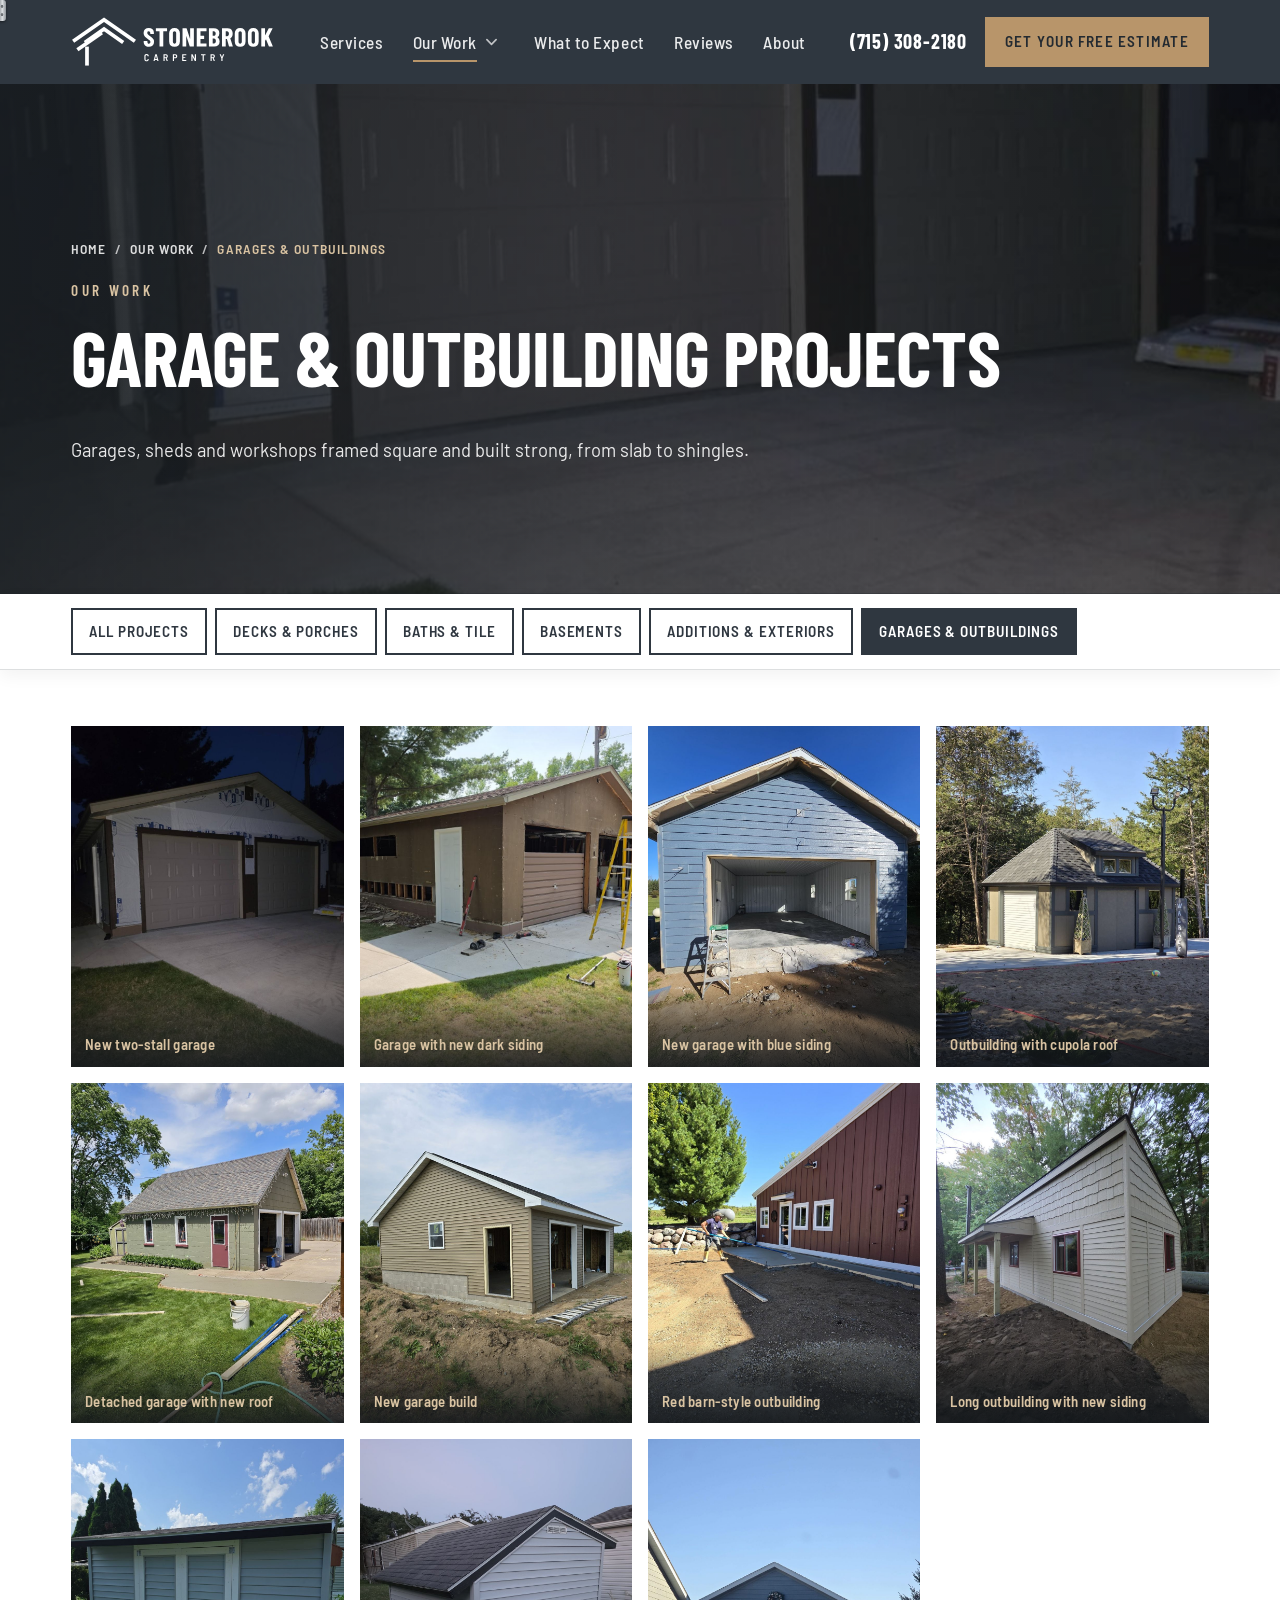
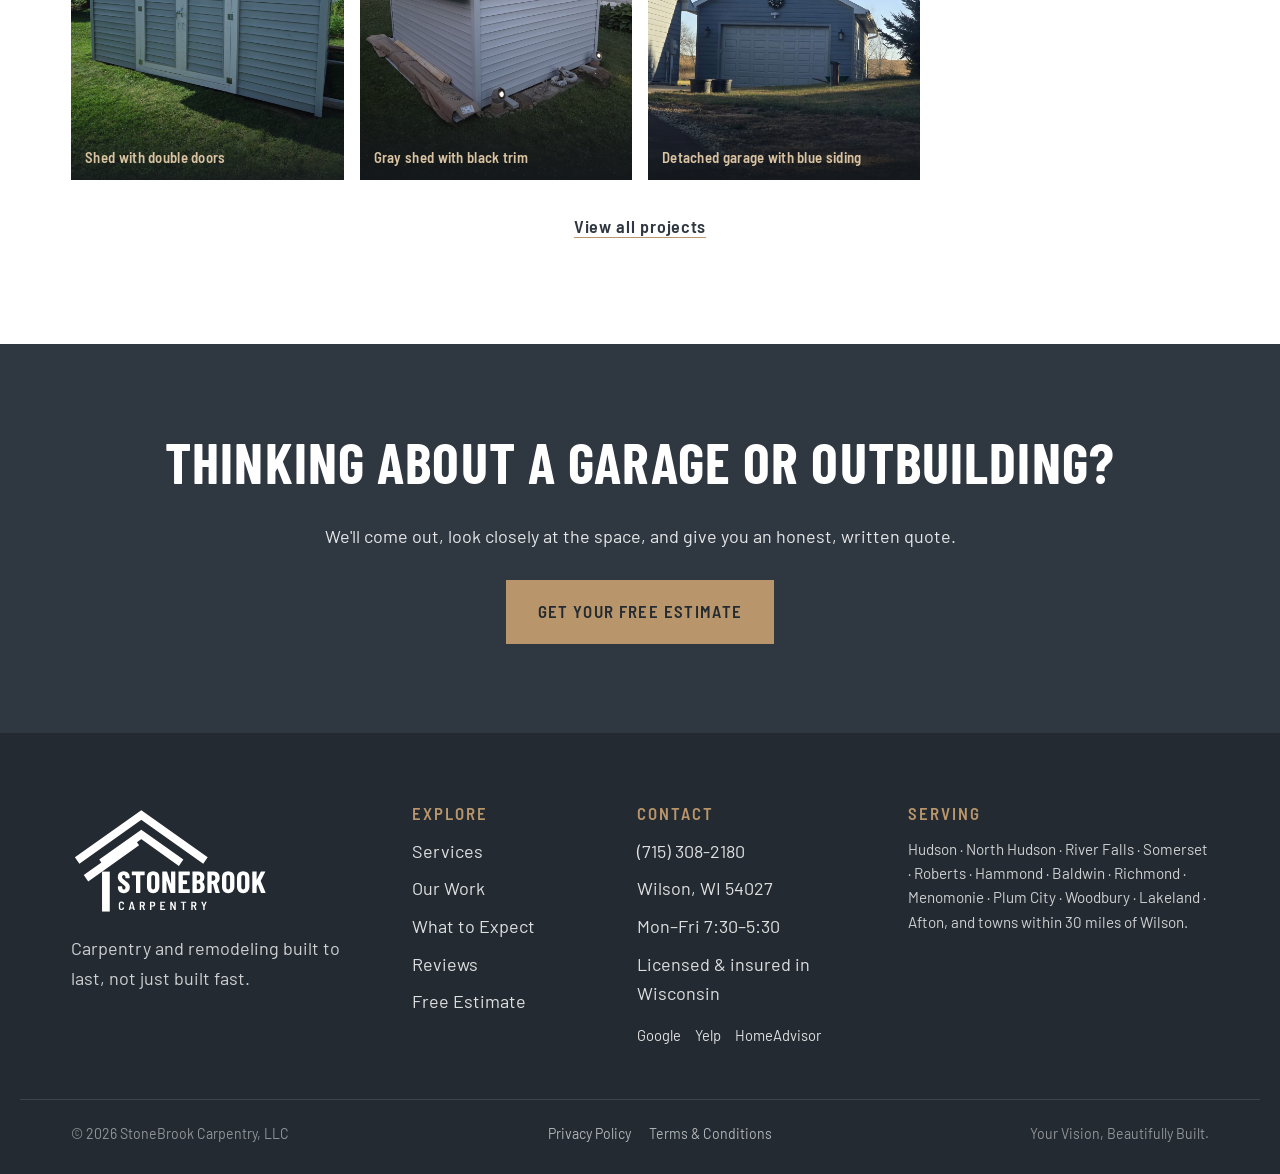
<file: projects/garages-outbuildings/index.html>
<!DOCTYPE html>
<html lang="en">
<head>
<meta charset="UTF-8">
<meta name="viewport" content="width=device-width, initial-scale=1.0">
<title>Garage &amp; Outbuilding Projects | StoneBrook Carpentry, Wilson WI</title>
<meta name="description" content="Photos of garages, sheds and workshops built by StoneBrook Carpentry in Wilson, WI, framed square and built strong, from slab to shingles.">
<link rel="canonical" href="https://brilliantimpact-media.github.io/stonebrook-carpentry-website/projects/garages-outbuildings/">
<meta property="og:title" content="Garage &amp; Outbuilding Projects | StoneBrook Carpentry, Wilson WI">
<meta property="og:description" content="Photos of garages, sheds and workshops built by StoneBrook Carpentry in Wilson, WI, framed square and built strong, from slab to shingles.">
<meta property="og:type" content="website">
<meta property="og:url" content="https://brilliantimpact-media.github.io/stonebrook-carpentry-website/projects/garages-outbuildings/">
<meta property="og:image" content="https://brilliantimpact-media.github.io/stonebrook-carpentry-website/assets/img/share-card.jpg">
<meta property="og:image:width" content="1200">
<meta property="og:image:height" content="630">
<meta property="og:image:alt" content="StoneBrook Carpentry: Your Vision, Beautifully Built.">
<meta name="twitter:card" content="summary_large_image">
<meta name="twitter:title" content="Garage &amp; Outbuilding Projects | StoneBrook Carpentry, Wilson WI">
<meta name="twitter:image" content="https://brilliantimpact-media.github.io/stonebrook-carpentry-website/assets/img/share-card.jpg">
<link rel="icon" href="../../favicon.ico" sizes="48x48">
<link rel="icon" href="../../assets/img/favicon.svg" type="image/svg+xml">
<link rel="apple-touch-icon" href="../../assets/img/apple-touch-icon.png">
<link rel="manifest" href="../../site.webmanifest">
<meta name="theme-color" content="#2F3740">
<link rel="preconnect" href="https://fonts.googleapis.com">
<link rel="preconnect" href="https://fonts.gstatic.com" crossorigin>
<link href="https://fonts.googleapis.com/css2?family=Barlow+Condensed:wght@600;700&family=Barlow+Semi+Condensed:wght@500;600&family=Barlow:ital,wght@0,400;0,500;0,600;1,400&family=Caveat:wght@600;700&display=swap" rel="stylesheet">
<link rel="stylesheet" href="../../assets/css/main.css?v=202610301301">
<link rel="stylesheet" href="../../assets/css/projects.css?v=202610301301">
<script>
  // Only hide animated elements when JS is running and motion is wanted.
  if (!matchMedia('(prefers-reduced-motion: reduce)').matches) document.documentElement.classList.add('js');
</script>
<script>
  try { if (sessionStorage.getItem('sbTab')) document.documentElement.classList.add('from-tab'); } catch (e) {}
</script>
<script type="application/ld+json">
{
  "@context": "https://schema.org",
  "@type": "BreadcrumbList",
  "itemListElement": [
    {
      "@type": "ListItem",
      "position": 1,
      "name": "Home",
      "item": "https://brilliantimpact-media.github.io/stonebrook-carpentry-website/"
    },
    {
      "@type": "ListItem",
      "position": 2,
      "name": "Our Work",
      "item": "https://brilliantimpact-media.github.io/stonebrook-carpentry-website/projects/"
    },
    {
      "@type": "ListItem",
      "position": 3,
      "name": "Garages & Outbuildings",
      "item": "https://brilliantimpact-media.github.io/stonebrook-carpentry-website/projects/garages-outbuildings/"
    }
  ]
}
</script>
</head>
<body class="projects-page" data-cat="garages-outbuildings">

<a class="skip" href="#main">Skip to content</a>

<!-- Tape-measure scroll progress: the blade pulls out across the top as you scroll -->
<div class="tape" aria-hidden="true"><div class="tape-blade"><span class="tape-hook"></span></div></div>

<!-- ============ HEADER ============ -->
<header class="site-header" id="top">
  <div class="wrap header-inner">
    <a class="brand" href="../../" aria-label="StoneBrook Carpentry home">
      <img src="../../assets/img/logo-horizontal-white.svg" alt="StoneBrook Carpentry" width="226" height="56">
    </a>
    <nav class="nav" aria-label="Main">
      <a href="../../#services">Services</a>
      <div class="nav-item has-menu">
        <a href="../../projects/" aria-current="page">Our Work</a>
        <button class="sub-toggle" type="button" aria-expanded="false" aria-controls="work-menu" aria-label="Our Work pages"><svg viewBox="0 0 12 8" aria-hidden="true"><path d="M1 1.5l5 5 5-5"/></svg></button>
        <ul class="submenu" id="work-menu">
          <li><a href="../../projects/">All Projects</a></li>
          <li><a href="../../projects/decks-porches/">Decks &amp; Porches</a></li>
          <li><a href="../../projects/baths-tile/">Baths &amp; Tile</a></li>
          <li><a href="../../projects/basements/">Basements</a></li>
          <li><a href="../../projects/additions-exteriors/">Additions &amp; Exteriors</a></li>
          <li><a href="../../projects/garages-outbuildings/" aria-current="page">Garages &amp; Outbuildings</a></li>
        </ul>
      </div>
      <a href="../../#process">What to Expect</a>
      <a href="../../#reviews">Reviews</a>
      <a href="../../#about">About</a>
    </nav>
    <div class="header-cta">
      <a class="header-phone" href="tel:+17153082180">(715) 308-2180</a>
      <a class="btn btn-tan btn-sm" href="../../free-estimate/">Get Your Free Estimate</a>
      <button class="menu-toggle" aria-expanded="false" aria-controls="mobile-nav" aria-label="Open menu"><span></span><span></span></button>
    </div>
  </div>

  <nav class="mobile-nav" id="mobile-nav" aria-label="Mobile">
    <a href="../../#services">Services</a>
    <a href="../../projects/">Our Work</a>
    <div class="m-sub">
      <a href="../../projects/">All Projects</a>
      <a href="../../projects/decks-porches/">Decks &amp; Porches</a>
      <a href="../../projects/baths-tile/">Baths &amp; Tile</a>
      <a href="../../projects/basements/">Basements</a>
      <a href="../../projects/additions-exteriors/">Additions &amp; Exteriors</a>
      <a href="../../projects/garages-outbuildings/">Garages &amp; Outbuildings</a>
    </div>
    <a href="../../#process">What to Expect</a>
    <a href="../../#reviews">Reviews</a>
    <a href="../../#about">About</a>
    <a href="../../free-estimate/">Get Your Free Estimate</a>
    <a href="tel:+17153082180">Call (715) 308-2180</a>
  </nav>
</header>

<main id="main">
  <section class="phero">
    <img class="phero-bg" src="../../assets/img/projects/new-two-stall-garage-0196.jpg" style="object-position:center 55%" alt="" fetchpriority="high">
    <div class="wrap">
      <nav class="crumbs" aria-label="Breadcrumb"><a href="../../">Home</a><span aria-hidden="true">/</span><a href="../">Our Work</a><span aria-hidden="true">/</span><span aria-current="page">Garages &amp; Outbuildings</span></nav>
      <p class="kicker">Our Work</p>
      <h1>Garage &amp; outbuilding projects</h1>
      <p>Garages, sheds and workshops framed square and built strong, from slab to shingles.</p>
    </div>
  </section>

  <nav class="ptabs-bar" aria-label="Project types">
    <div class="wrap ptabs">
      <a class="ptab" href="../../projects/" data-cat="all">All Projects</a>
      <a class="ptab" href="../../projects/decks-porches/" data-cat="decks-porches">Decks &amp; Porches</a>
      <a class="ptab" href="../../projects/baths-tile/" data-cat="baths-tile">Baths &amp; Tile</a>
      <a class="ptab" href="../../projects/basements/" data-cat="basements">Basements</a>
      <a class="ptab" href="../../projects/additions-exteriors/" data-cat="additions-exteriors">Additions &amp; Exteriors</a>
      <a class="ptab on" href="../../projects/garages-outbuildings/" data-cat="garages-outbuildings" aria-current="page">Garages &amp; Outbuildings</a>
    </div>
  </nav>

  <section class="pcat pcat-single" data-cat="garages-outbuildings">
    <div class="wrap">
      <div class="pgrid">
        <figure class="pshot"><button type="button" class="pshot-btn" aria-label="Open photo: New two-stall garage"><img src="../../assets/img/projects/new-two-stall-garage-0196.jpg" alt="New two-stall garage" width="1050" height="1400" loading="lazy" decoding="async"></button><figcaption>New two-stall garage</figcaption></figure>
        <figure class="pshot"><button type="button" class="pshot-btn" aria-label="Open photo: Garage with new dark siding"><img src="../../assets/img/projects/garage-with-new-dark-siding-0202.jpg" alt="Garage with new dark siding" width="1400" height="1050" loading="lazy" decoding="async"></button><figcaption>Garage with new dark siding</figcaption></figure>
        <figure class="pshot"><button type="button" class="pshot-btn" aria-label="Open photo: New garage with blue siding"><img src="../../assets/img/projects/new-garage-with-blue-siding-2493.jpg" alt="New garage with blue siding" width="1050" height="1400" loading="lazy" decoding="async"></button><figcaption>New garage with blue siding</figcaption></figure>
        <figure class="pshot"><button type="button" class="pshot-btn" aria-label="Open photo: Outbuilding with cupola roof"><img src="../../assets/img/projects/outbuilding-with-cupola-roof-1579.jpg" alt="Outbuilding with cupola roof" width="1050" height="1400" loading="lazy" decoding="async"></button><figcaption>Outbuilding with cupola roof</figcaption></figure>
        <figure class="pshot"><button type="button" class="pshot-btn" aria-label="Open photo: Detached garage with new roof"><img src="../../assets/img/projects/detached-garage-with-new-roof-1908.jpg" alt="Detached garage with new roof" width="1050" height="1400" loading="lazy" decoding="async"></button><figcaption>Detached garage with new roof</figcaption></figure>
        <figure class="pshot"><button type="button" class="pshot-btn" aria-label="Open photo: New garage build"><img src="../../assets/img/projects/new-garage-build-1666.jpg" alt="New garage build" width="1050" height="1400" loading="lazy" decoding="async"></button><figcaption>New garage build</figcaption></figure>
        <figure class="pshot"><button type="button" class="pshot-btn" aria-label="Open photo: Red barn-style outbuilding"><img src="../../assets/img/projects/red-barn-style-outbuilding-1674.jpg" alt="Red barn-style outbuilding" width="1050" height="1400" loading="lazy" decoding="async"></button><figcaption>Red barn-style outbuilding</figcaption></figure>
        <figure class="pshot"><button type="button" class="pshot-btn" aria-label="Open photo: Long outbuilding with new siding"><img src="../../assets/img/projects/long-outbuilding-with-new-siding-0036.jpg" alt="Long outbuilding with new siding" width="1050" height="1400" loading="lazy" decoding="async"></button><figcaption>Long outbuilding with new siding</figcaption></figure>
        <figure class="pshot"><button type="button" class="pshot-btn" aria-label="Open photo: Shed with double doors"><img src="../../assets/img/projects/shed-with-double-doors-0309.jpg" alt="Shed with double doors" width="1050" height="1400" loading="lazy" decoding="async"></button><figcaption>Shed with double doors</figcaption></figure>
        <figure class="pshot"><button type="button" class="pshot-btn" aria-label="Open photo: Gray shed with black trim"><img src="../../assets/img/projects/gray-shed-with-black-trim-0313.jpg" alt="Gray shed with black trim" width="1050" height="1400" loading="lazy" decoding="async"></button><figcaption>Gray shed with black trim</figcaption></figure>
        <figure class="pshot"><button type="button" class="pshot-btn" aria-label="Open photo: Detached garage with blue siding"><img src="../../assets/img/projects/detached-garage-with-blue-siding-1504.jpg" alt="Detached garage with blue siding" width="1050" height="1400" loading="lazy" decoding="async"></button><figcaption>Detached garage with blue siding</figcaption></figure>
      </div>
      <p class="pcat-back"><a href="../">View all projects</a></p>
    </div>
  </section>

  <section class="pcta">
    <div class="wrap">
      <h2>Thinking about a garage or outbuilding?</h2>
      <p>We'll come out, look closely at the space, and give you an honest, written quote.</p>
      <a class="btn btn-tan" href="../../free-estimate/">Get Your Free Estimate</a>
    </div>
  </section>

  <dialog class="lightbox" aria-label="Project photo">
    <button class="lightbox-close" aria-label="Close">×</button>
    <button class="lightbox-nav lightbox-prev" aria-label="Previous photo">‹</button>
    <figure>
      <img alt="">
      <figcaption class="lightbox-caption"></figcaption>
    </figure>
    <button class="lightbox-nav lightbox-next" aria-label="Next photo">›</button>
  </dialog>
</main>

<!-- ============ FOOTER ============ -->
<footer class="site-footer">
  <div class="wrap footer-grid">
    <div class="footer-brand">
      <a class="brand-top" href="../../" aria-label="Back to top of the StoneBrook Carpentry homepage"><img src="../../assets/img/logo-stacked-white.svg" alt="StoneBrook Carpentry" width="200" height="110"></a>
      <p>Carpentry and remodeling built to last, not just built fast.</p>
    </div>
    <nav class="footer-col" aria-label="Footer">
      <h2 class="footer-h">Explore</h2>
      <a href="../../#services">Services</a>
      <a href="../../projects/">Our Work</a>
      <a href="../../#process">What to Expect</a>
      <a href="../../#reviews">Reviews</a>
      <a href="../../free-estimate/">Free Estimate</a>
    </nav>
    <div class="footer-col">
      <h2 class="footer-h">Contact</h2>
      <a href="tel:+17153082180">(715) 308-2180</a>
      <span>Wilson, WI 54027</span>
      <span>Mon–Fri 7:30–5:30</span>
      <span>Licensed &amp; insured in Wisconsin</span>
      <span class="footer-find"><a href="https://www.google.com/search?q=StoneBrook+Carpentry,+LLC#lrd=0x87f807442768f6ab:0x76c101ca6e3b87b3,1,,,," target="_blank" rel="noopener">Google</a><a href="https://www.yelp.com/biz/stonebrook-carpentry-wilson" target="_blank" rel="noopener">Yelp</a><a href="https://www.homeadvisor.com/rated.StoneBrookCarpentryLLC.52659418.html" target="_blank" rel="noopener">HomeAdvisor</a></span>
    </div>
    <div class="footer-col">
      <h2 class="footer-h">Serving</h2>
      <p>Hudson · North Hudson · River Falls · Somerset · Roberts · Hammond · Baldwin · Richmond · Menomonie · Plum City · Woodbury · Lakeland · Afton, and towns within 30 miles of Wilson.</p>
    </div>
  </div>
  <div class="wrap footer-base">
    <p>© <span data-year>2026</span> StoneBrook Carpentry, LLC</p>
    <p class="footer-legal"><a href="../../privacy-policy/">Privacy Policy</a><a href="../../terms/">Terms &amp; Conditions</a></p>
    <p>Your Vision, Beautifully Built.</p>
  </div>
</footer>

<!-- Phone-only call / estimate bar -->
<nav class="m-bar" aria-label="Quick contact"><a href="tel:+17153082180"><svg viewBox="0 0 24 24" aria-hidden="true"><path d="M6.6 10.8a15.1 15.1 0 0 0 6.6 6.6l2.2-2.2a1 1 0 0 1 1-.25 11.4 11.4 0 0 0 3.6.57 1 1 0 0 1 1 1V20a1 1 0 0 1-1 1A17 17 0 0 1 3 4a1 1 0 0 1 1-1h3.5a1 1 0 0 1 1 1c0 1.25.2 2.45.57 3.57a1 1 0 0 1-.25 1z"/></svg>Call</a><a href="../../free-estimate/">Free Estimate</a></nav>
<script src="../../assets/js/page.js?v=202610301301"></script>
<script src="../../assets/js/nav.js?v=202610301301"></script>
<script src="../../assets/js/projects.js?v=202610301301"></script>
</body>
</html>
</file>
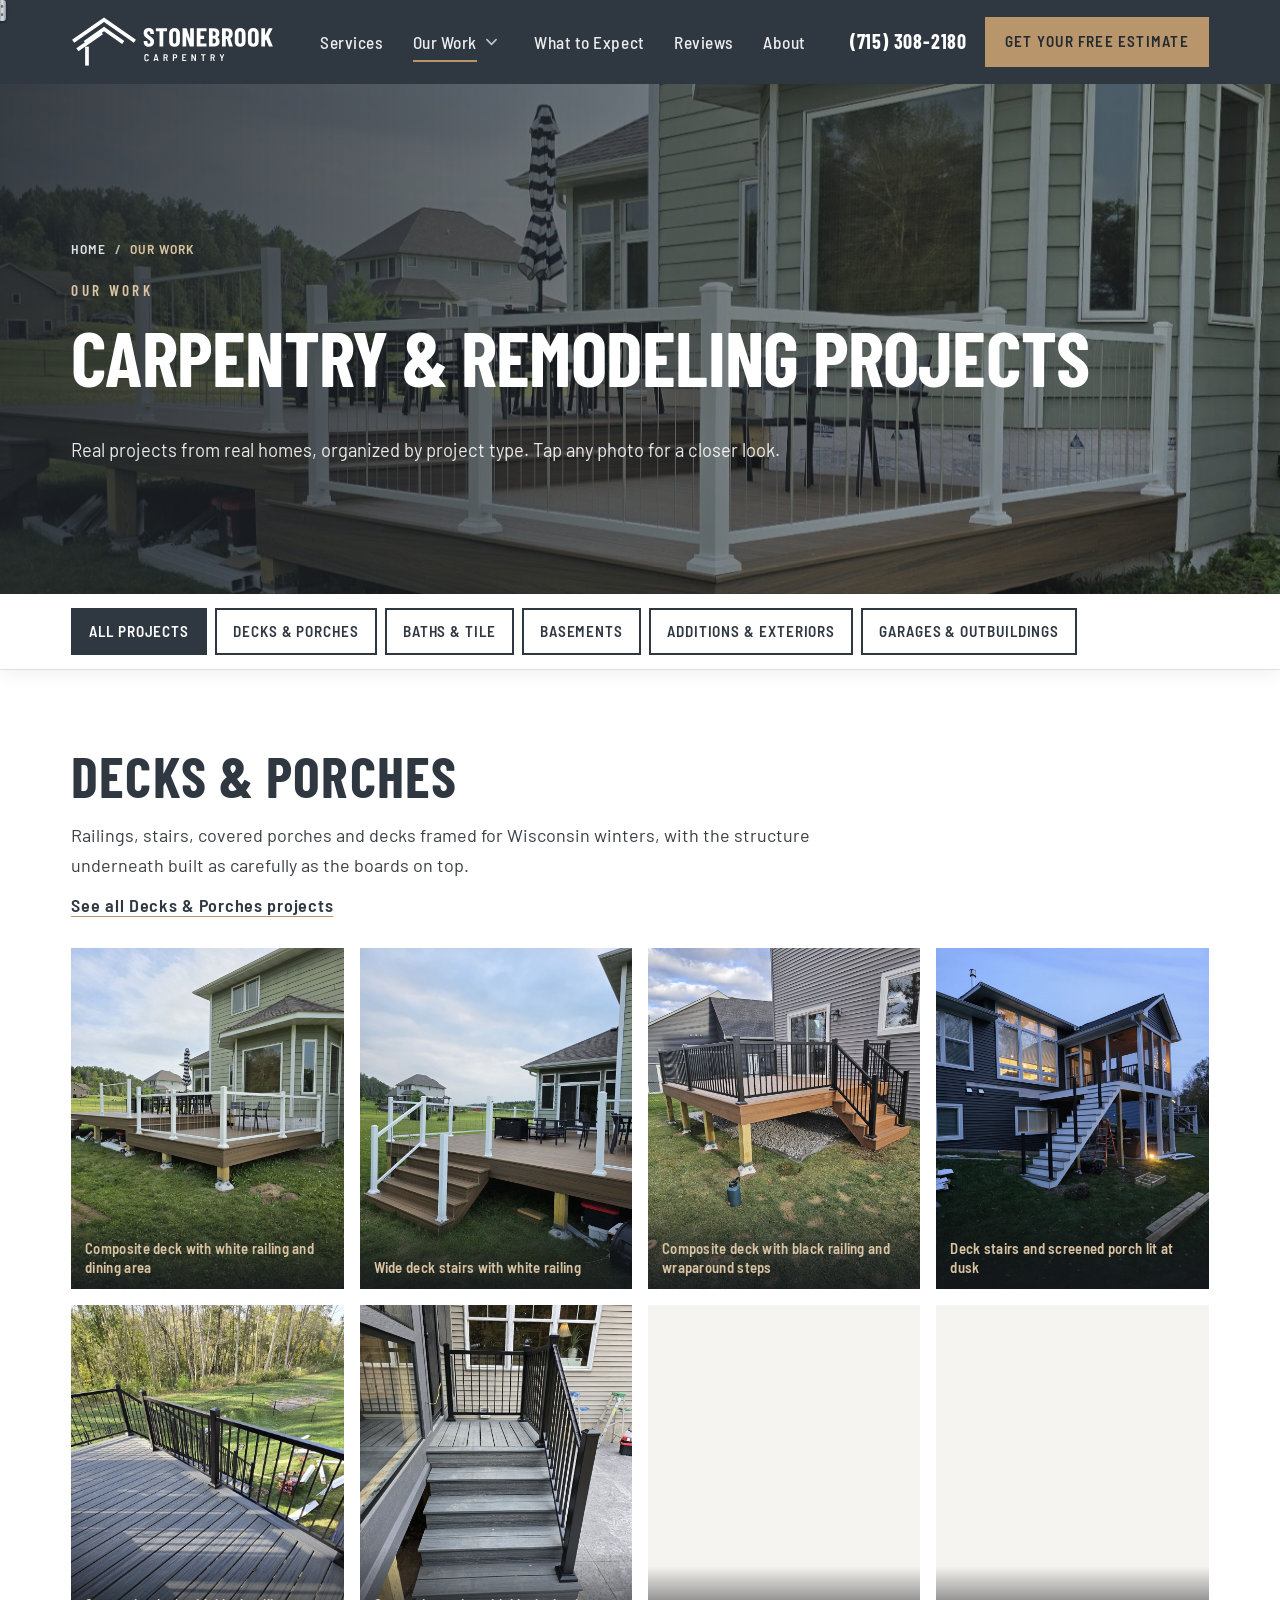
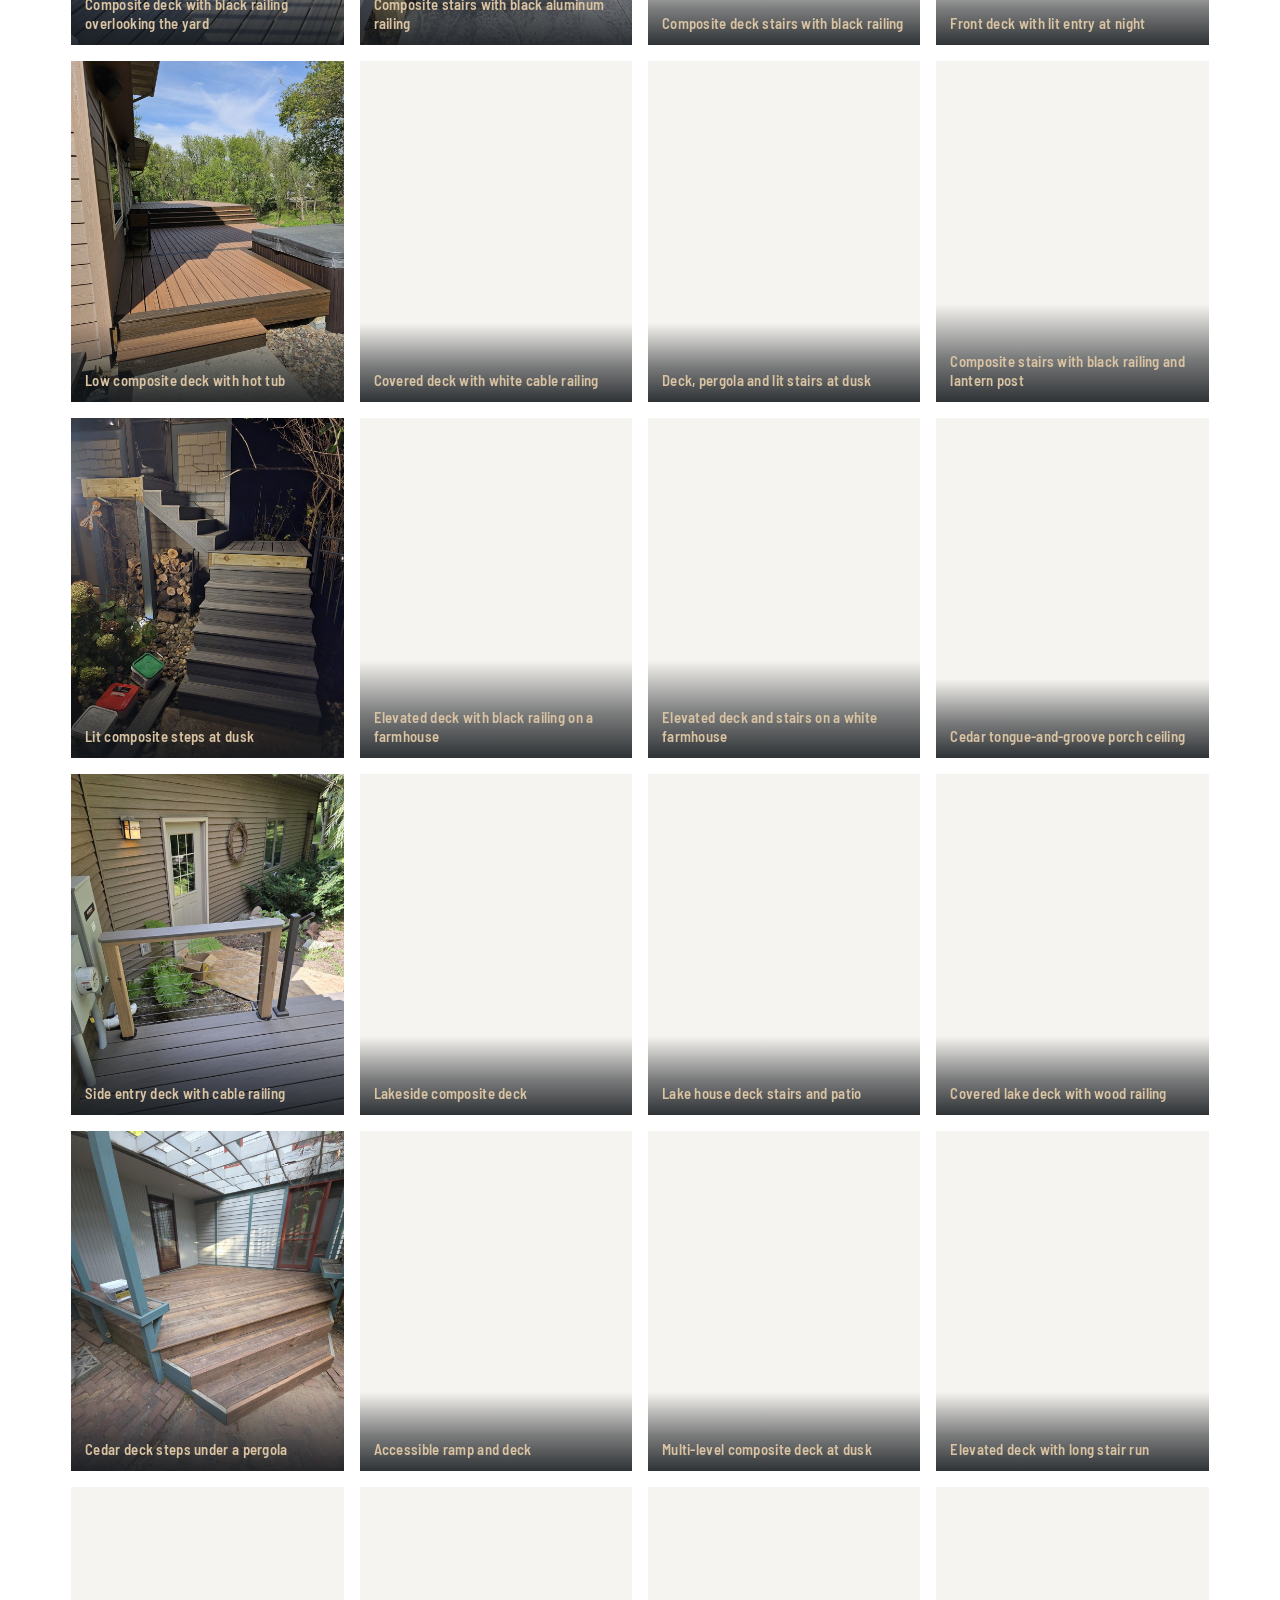
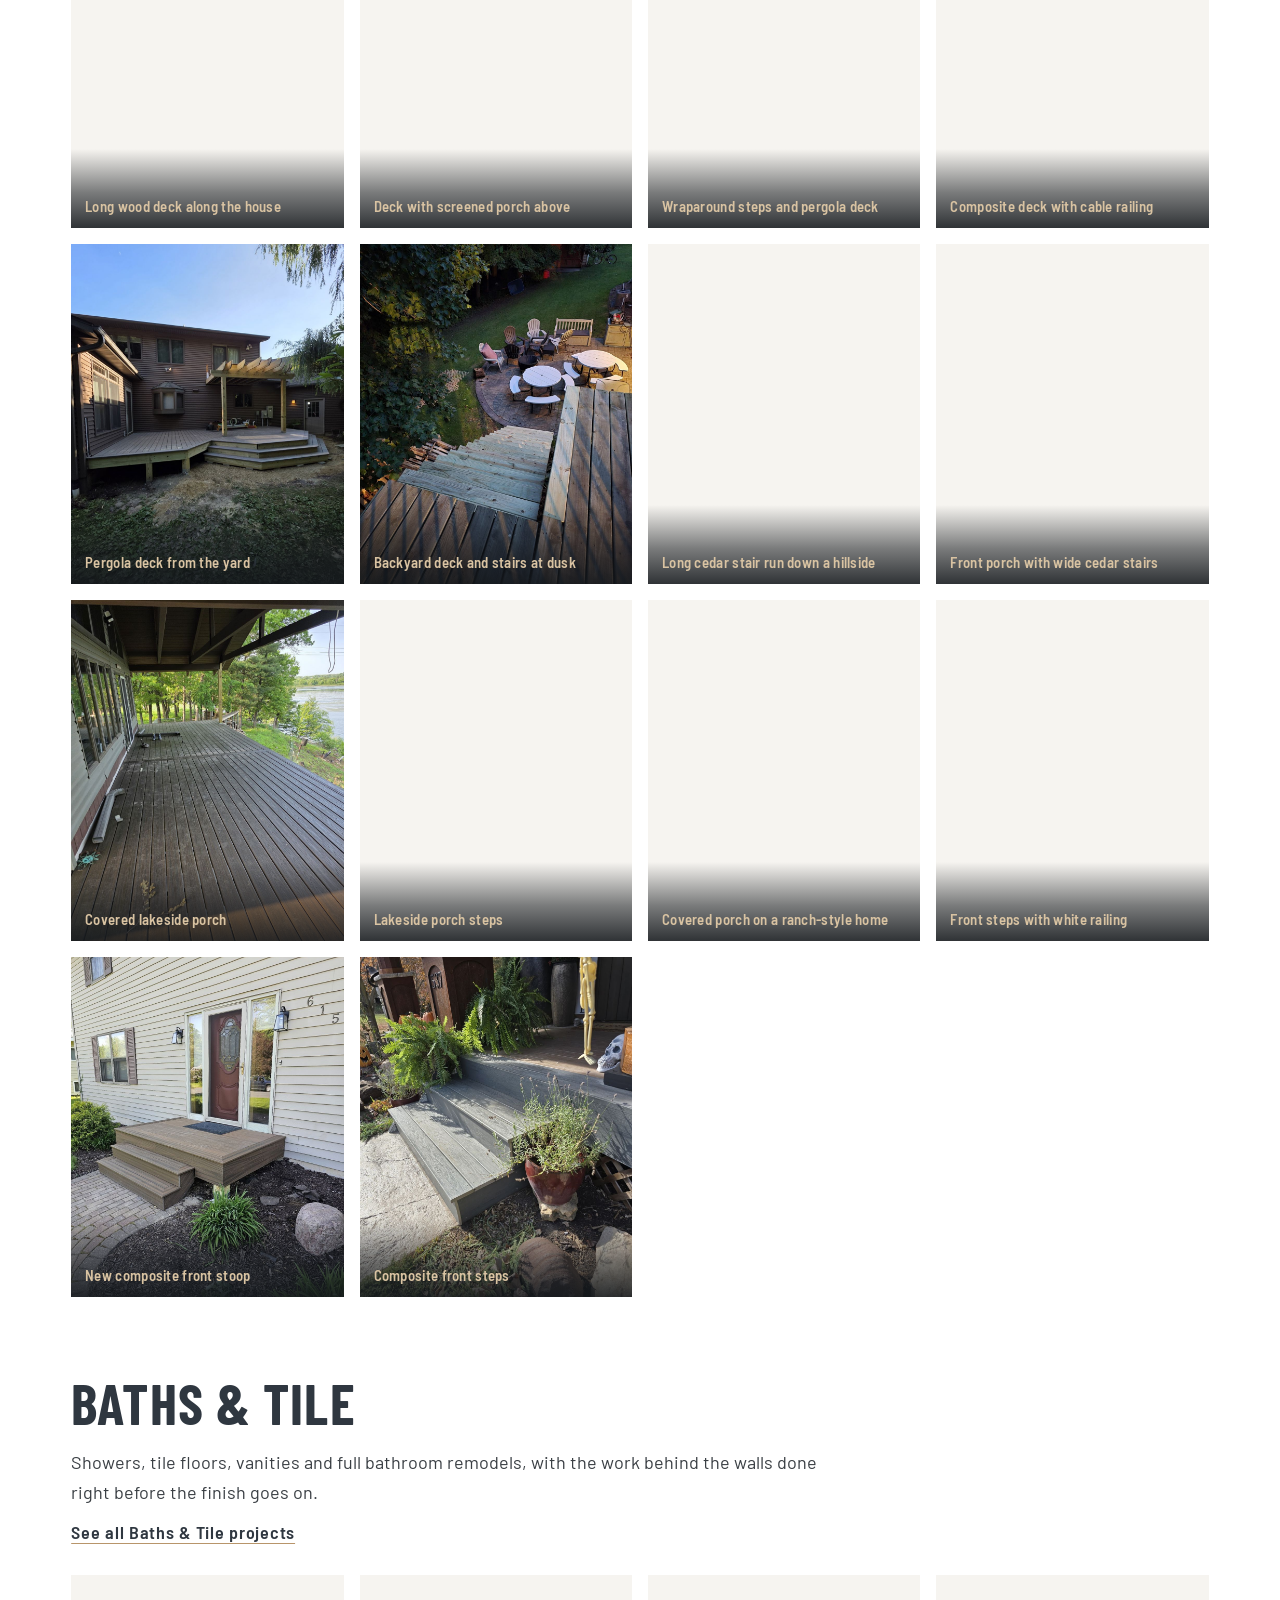
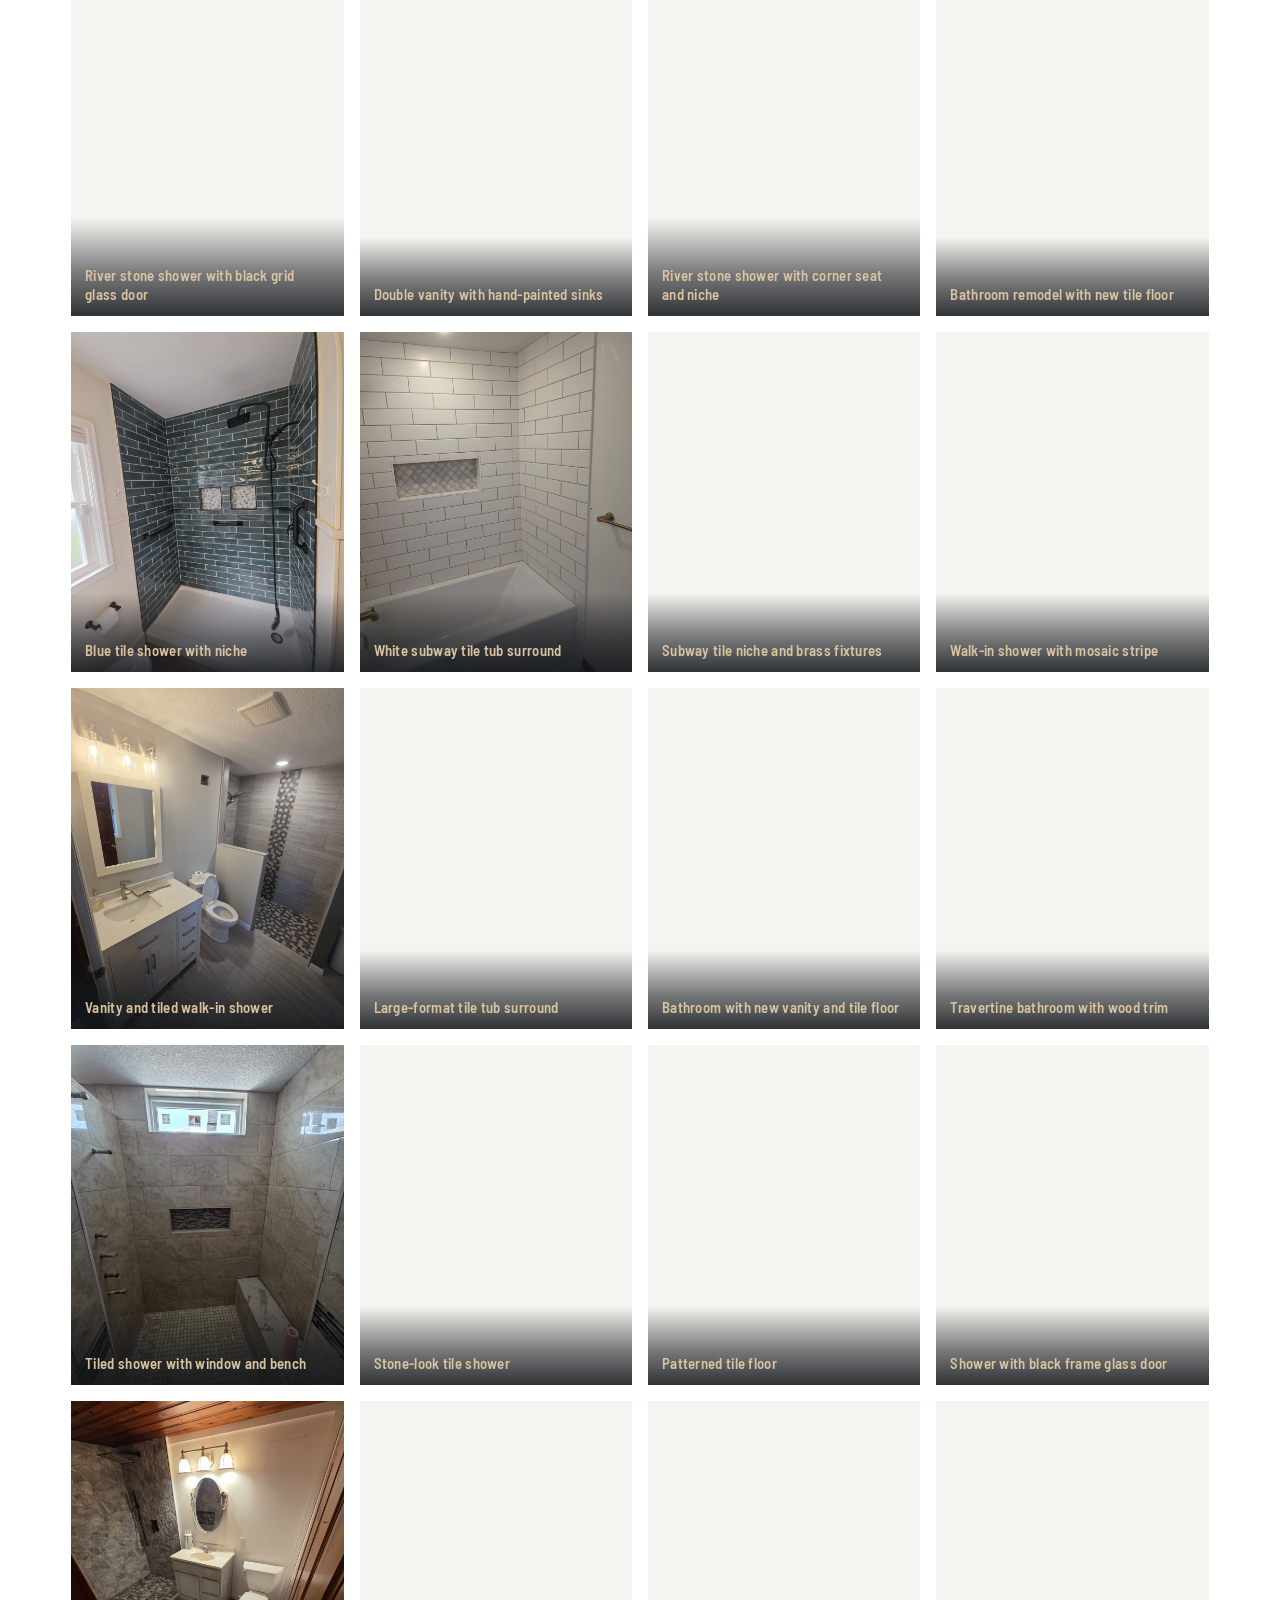
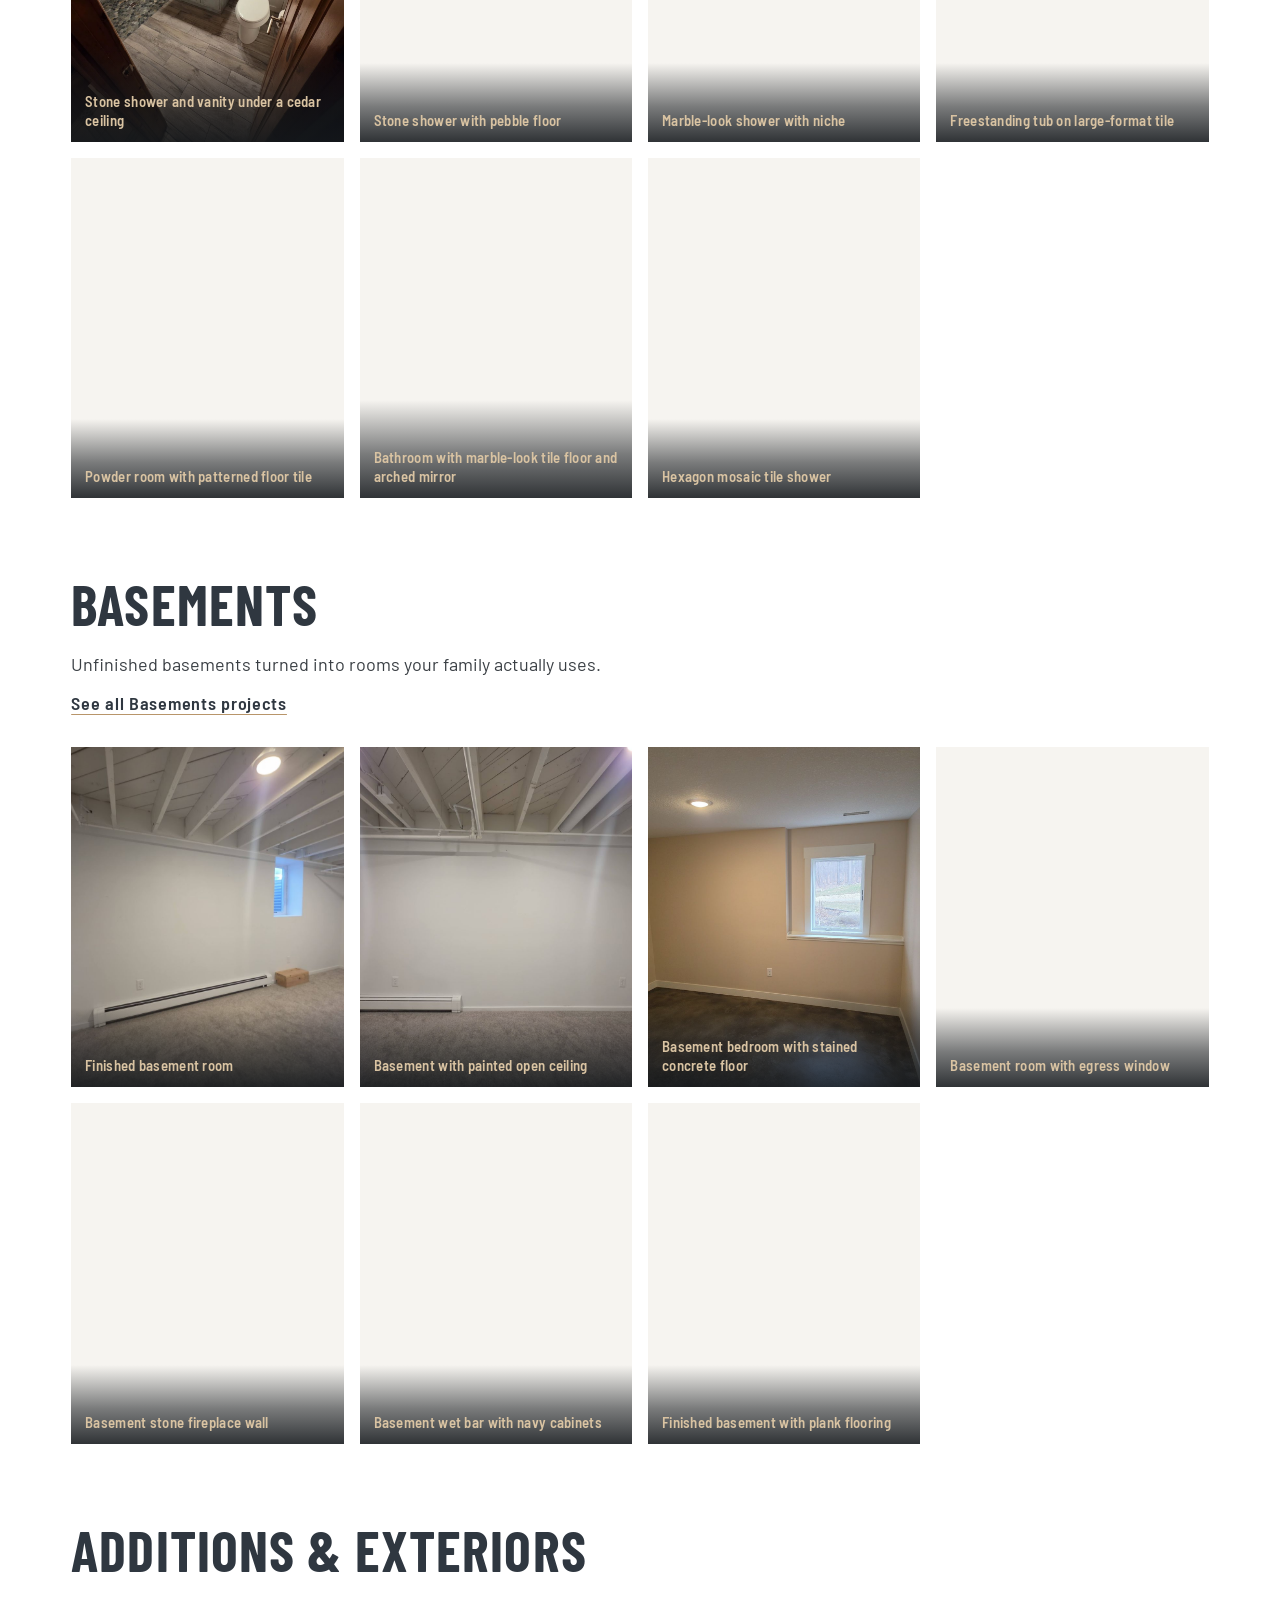
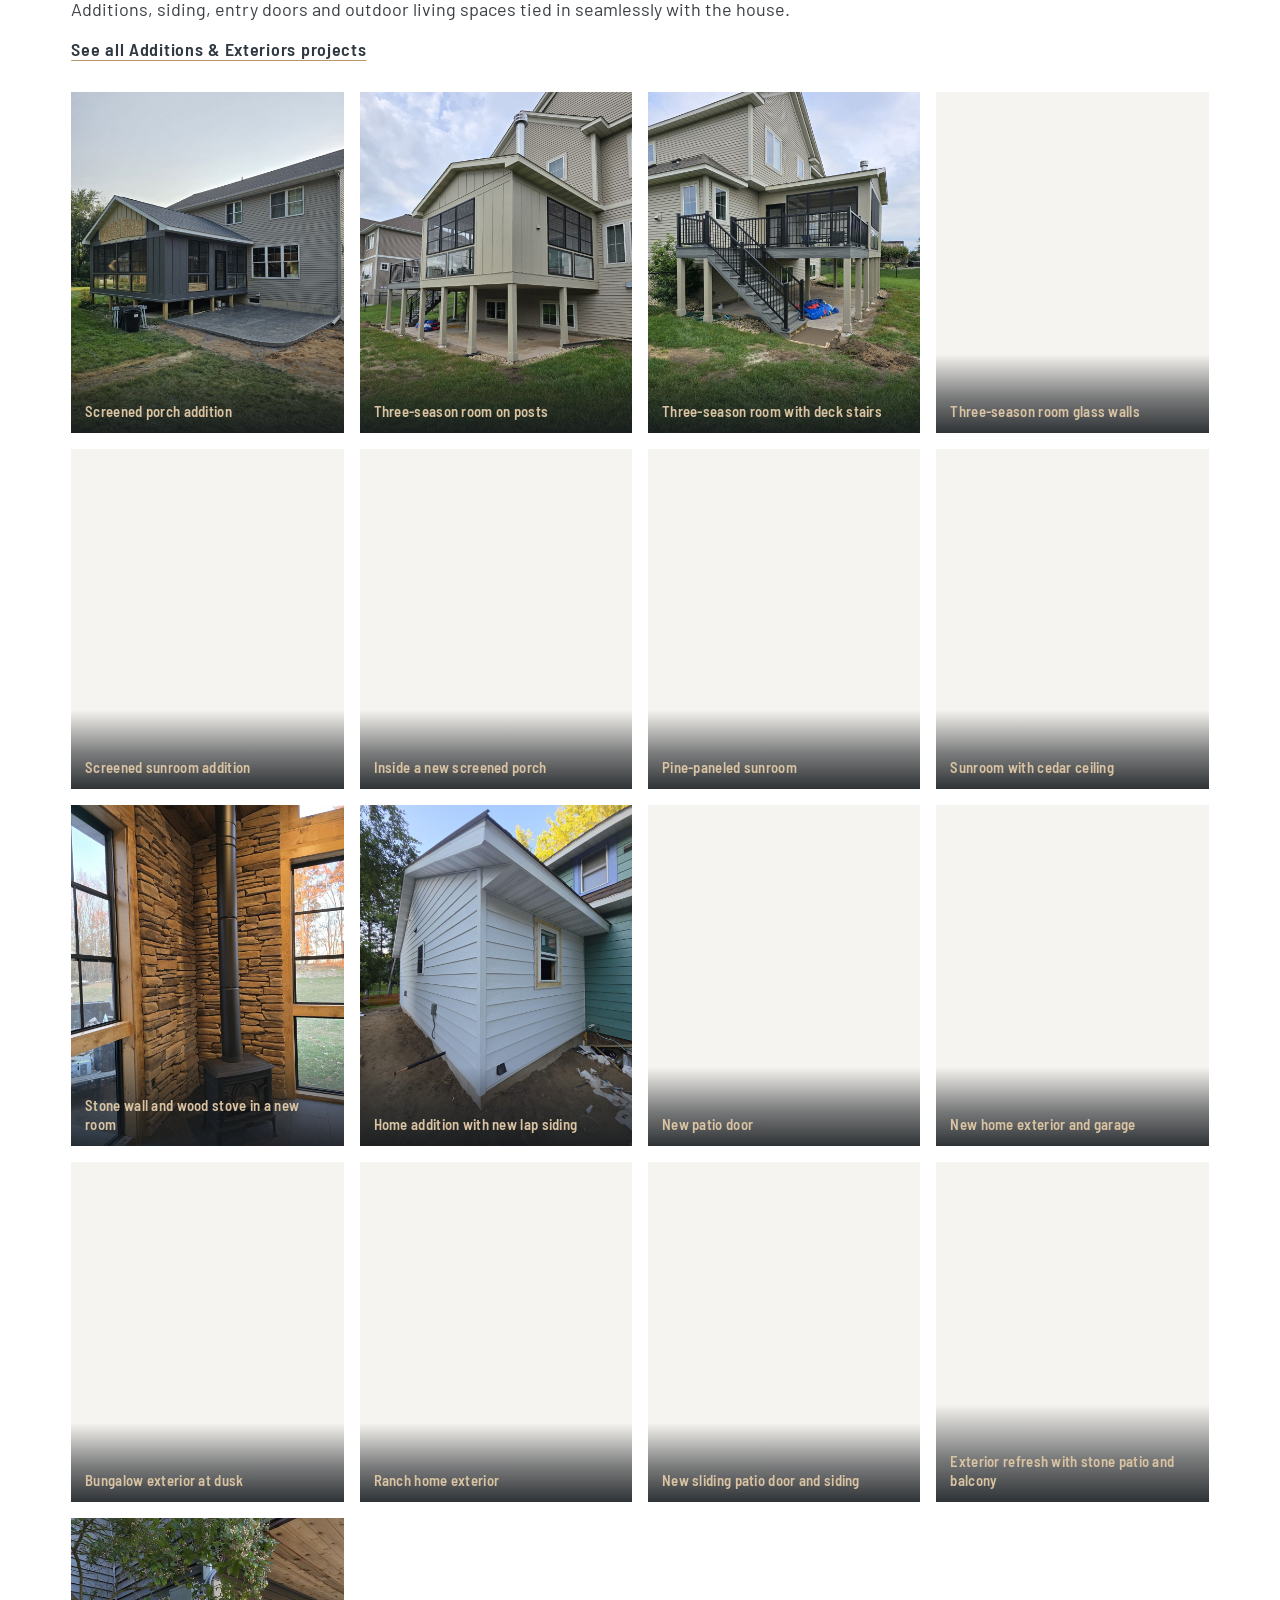
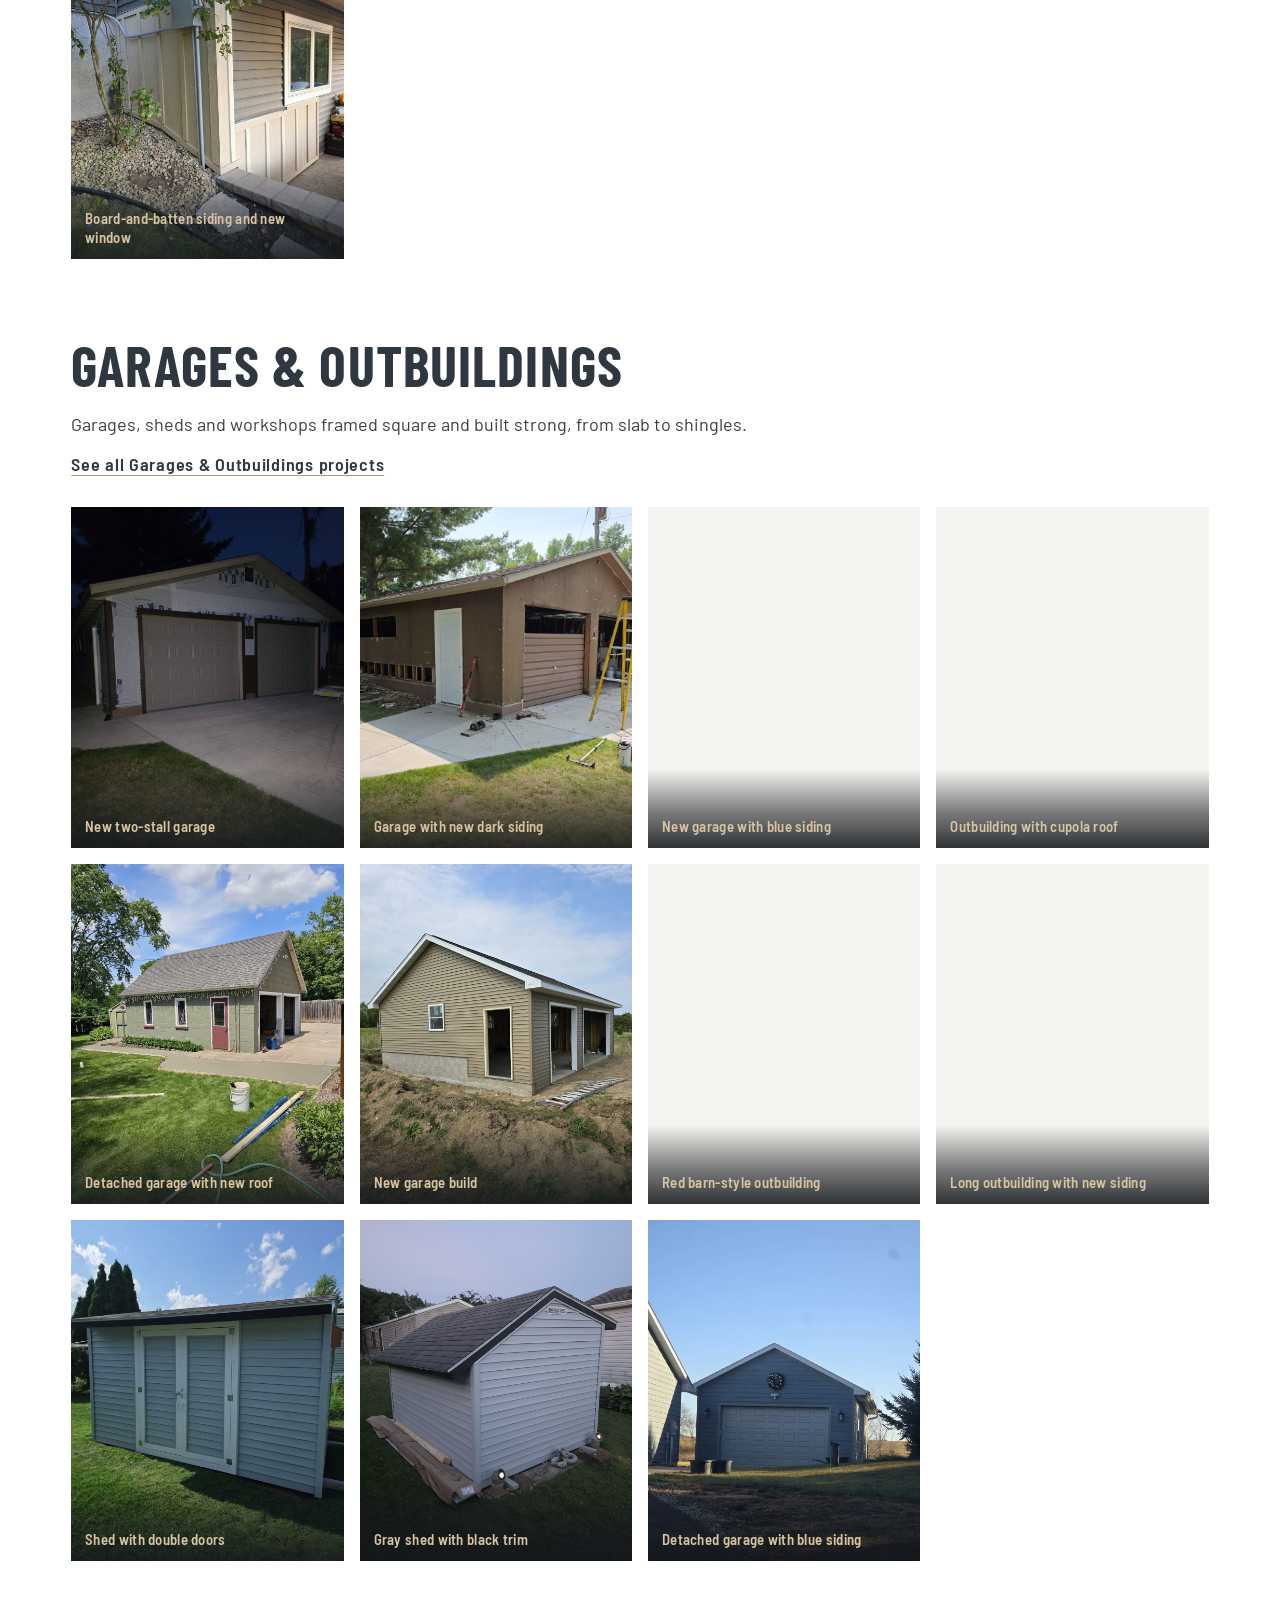
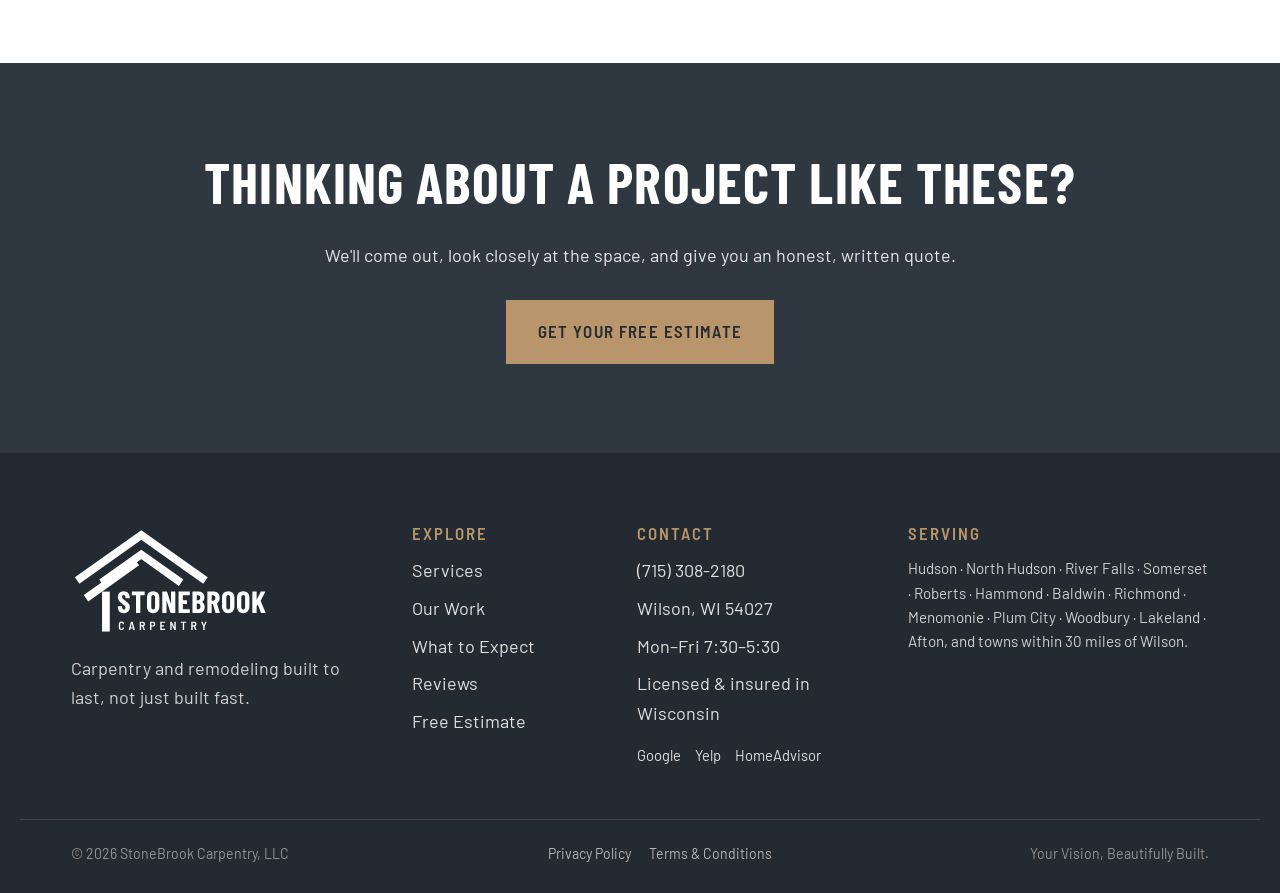
<file: projects.html>
<!DOCTYPE html>
<html lang="en">
<head>
<meta charset="UTF-8">
<title>Our Projects | StoneBrook Carpentry</title>
<meta name="robots" content="noindex, follow">
<link rel="canonical" href="https://brilliantimpact-media.github.io/stonebrook-carpentry-website/projects/">
<meta http-equiv="refresh" content="0; url=projects/">
<script>
  var cats = ["decks-porches", "baths-tile", "basements", "additions-exteriors", "garages-outbuildings"], h = location.hash.slice(1);
  location.replace('projects/' + (cats.indexOf(h) > -1 ? h + '/' : ''));
</script>
</head>
<body><p>This page has moved to <a href="projects/">Our Work</a>.</p></body>
</html>
</file>
<file: assets/css/main.css>
/* StoneBrook Carpentry — main stylesheet
   Layout & styling modeled on A Carpenter's Son (split rows, centered heads,
   tan story band with stacking cards, project gallery), set in EBCO's type (Barlow Condensed / Barlow),
   with graphite pencil marks drawn on like a contractor marked up the page. */

:root {
  --slate: #2F3740;       /* primary: nav, headings, buttons */
  --slate-dark: #232A31;
  --tan: #B8956A;         /* accent band & buttons */
  --tan-light: #D9C3A2;
  --tan-deep: #8B6A43;    /* story band: white text stays readable (4.7:1) */
  --white: #FFFFFF;
  --paper: #F6F4F0;
  --text: #3A3F44;
  --muted: #6C7177;
  --graphite: #4E5257;    /* pencil on light backgrounds */
  --chalk: rgba(255,255,255,.92); /* pencil on dark/tan backgrounds */
  --line: rgba(47,55,64,.16);

  --display: "Barlow Condensed", "Arial Narrow", sans-serif;   /* EBCO headings */
  --semi: "Barlow Semi Condensed", "Arial Narrow", sans-serif; /* EBCO sub-heads & buttons */
  --sans: "Barlow", "Helvetica Neue", Arial, sans-serif;       /* EBCO body */
  --hand: "Caveat", "Bradley Hand", cursive;

  --wrap: 1240px;
  --gutter: clamp(20px, 4vw, 56px);
  --section: clamp(80px, 10vw, 140px);
  --header-h: 84px;
}

*, *::before, *::after { box-sizing: border-box; }
html { scroll-behavior: smooth; scroll-padding-top: var(--header-h); }
body { margin: 0; background: var(--white); color: var(--text); font-family: var(--sans); font-size: 18px; line-height: 1.65; -webkit-font-smoothing: antialiased; }
img { display: block; max-width: 100%; height: auto; }
a { color: inherit; }
p { margin: 0 0 1.1em; }

h1, h2, h3, h4 { font-family: var(--display); font-weight: 700; text-transform: uppercase; line-height: 1.02; margin: 0 0 .55em; color: var(--slate); letter-spacing: .02em; }
h1 { font-size: clamp(3.1rem, 8.4vw, 7.2rem); letter-spacing: -.01em; line-height: .95; }
h2 { font-size: clamp(2.2rem, 4.4vw, 3.6rem); }
h3 { font-family: var(--semi); font-weight: 600; font-size: 1.45rem; letter-spacing: .01em; }
h4 { font-family: var(--semi); font-weight: 600; font-size: 1.05rem; letter-spacing: .12em; }

.skip { position: absolute; left: -9999px; top: 8px; background: var(--slate); color: #fff; padding: 10px 16px; z-index: 200; }
.skip:focus { left: 8px; }
.wrap { max-width: var(--wrap); margin: 0 auto; padding: 0 var(--gutter); }
.hand { font-family: var(--hand); font-weight: 700; color: var(--graphite); line-height: 1.05; text-transform: none; letter-spacing: 0; }
:focus-visible { outline: 3px solid var(--tan); outline-offset: 3px; }

/* ---------- Tape-measure scroll progress ---------- */
/* Fixed across the very top of the screen; the blade pulls out as you scroll, silver hook on the end. */
.tape { position: fixed; top: 0; left: 0; right: 0; height: 18px; z-index: 120; pointer-events: none; --tape-h: 16px; }
/* The blade: printed inch numbers, 1/8" ticks and red 16" stud marks (tape-blade.svg) on
   yellow steel, measured from the hook so "1" rides along with it and higher numbers pull out behind, with a slight curve highlight. Width follows scroll progress (main.js / page.js). */
.tape-blade {
  position: absolute; left: 0; top: 0; height: var(--tape-h); width: 0;
  background:
    url("../img/tape-blade.svg") right top / auto 100% no-repeat,
    linear-gradient(rgba(255,255,255,.35), rgba(255,255,255,0) 35%, rgba(0,0,0,0) 70%, rgba(0,0,0,.12)),
    linear-gradient(#F4CF55, #E2B43C);
  border-bottom: 1px solid #B98E22;
  box-shadow: 0 2px 5px rgba(0,0,0,.32);
}
/* End hook: a bent steel tab, a little taller than the blade, held on by two rivets. */
.tape-hook { position: absolute; right: -6px; top: 0; width: 8px; height: calc(var(--tape-h) + 5px);
  background: radial-gradient(circle at 50% 30%, #6d7176 0 1.2px, transparent 1.6px), radial-gradient(circle at 50% 70%, #6d7176 0 1.2px, transparent 1.6px),
    linear-gradient(90deg, #7F848A, #DADDE0 55%, #8E9399);
  border-radius: 1px 3px 3px 1px; box-shadow: 0 1px 3px rgba(0,0,0,.45); }
@media (max-width: 860px) { .tape { --tape-h: 13px; height: 15px; } }

/* ---------- Graph paper ---------- */
.grid-paper {
  background-color: var(--paper);
  background-image:
    linear-gradient(rgba(47,55,64,.07) 1px, transparent 1px),
    linear-gradient(90deg, rgba(47,55,64,.07) 1px, transparent 1px);
  background-size: 28px 28px;
}

/* ---------- Pencil marks ---------- */
.pencil {
  fill: none; stroke: var(--graphite); stroke-width: 3; stroke-linecap: round; stroke-linejoin: round;
  overflow: visible;
  stroke-dasharray: 1; stroke-dashoffset: 0;
}
/* Pencil texture: each mark is drawn twice — a second faint, slightly offset pass (added in JS)
   gives the doubled, uneven edge of a real carpenter's pencil line. */
.pencil { opacity: .9; }
.pencil .ghost { opacity: .4; transform: translate(1.2px, 1.4px); stroke-width: .8; }
/* dasharray/offset inherit into <use> content, so the draw-on animates on the svg itself */
.js .pencil { stroke-dashoffset: 1; transition: stroke-dashoffset 1.4s cubic-bezier(.55,.1,.3,1) .25s; }
.js .drawn .pencil, .js .pencil.drawn { stroke-dashoffset: 0; }

.pmark { position: relative; display: inline-block; white-space: nowrap; }
.p-circle { position: absolute; left: -10%; top: -18%; width: 120%; height: 136%; stroke-width: 2.6; pointer-events: none; }
.p-under { position: absolute; left: -3%; bottom: -.28em; width: 106%; height: .3em; pointer-events: none; }
.band-tan .pencil, .band-slate .pencil, .hero .pencil, .site-footer .pencil { stroke: var(--chalk); }

/* ---------- Buttons ---------- */
.btn {
  display: inline-flex; align-items: center; justify-content: center; gap: 10px;
  font-family: var(--semi); font-weight: 600; font-size: 1.05rem; letter-spacing: .08em; text-transform: uppercase;
  text-decoration: none; padding: 16px 30px; border: 2px solid transparent; border-radius: 0; cursor: pointer;
  transition: background .25s, color .25s, border-color .25s, transform .25s, box-shadow .25s;
}
.btn:hover { transform: translateY(-2px); box-shadow: 0 8px 18px rgba(0,0,0,.14); }
.btn-slate { background: var(--slate); color: #fff; }
.btn-slate:hover { background: var(--tan); color: var(--slate-dark); }
.btn-tan { background: var(--tan); color: var(--slate-dark); }
.btn-tan:hover { background: #fff; color: var(--slate-dark); }
.btn-ghost { background: transparent; color: #fff; border-color: rgba(255,255,255,.8); }
.btn-ghost:hover { background: #fff; color: var(--slate-dark); }
.btn-sm { padding: 10px 18px; font-size: .95rem; }

/* ---------- Header ---------- */
.site-header { position: sticky; top: 0; z-index: 100; background: var(--slate); color: #fff; transition: box-shadow .3s; }
.site-header.scrolled { box-shadow: 0 6px 20px rgba(0,0,0,.18); }
.header-inner { height: var(--header-h); display: flex; align-items: center; justify-content: space-between; gap: 24px; }
.brand img { width: clamp(170px, 16vw, 220px); height: auto; }
.nav { display: flex; gap: clamp(18px, 2.3vw, 34px); }
.nav a { font-family: var(--semi); font-weight: 500; font-size: 1.08rem; letter-spacing: .03em; text-decoration: none; color: rgba(255,255,255,.9); position: relative; padding: 4px 0; }
.nav a::after { content: ""; position: absolute; left: 0; right: 0; bottom: -2px; height: 2px; background: var(--tan); transform: scaleX(0); transform-origin: left; transition: transform .3s; }
.nav a:hover::after { transform: scaleX(1); }
.header-cta { display: flex; align-items: center; gap: 18px; }
.header-phone { font-family: var(--display); font-weight: 700; font-size: 1.25rem; letter-spacing: .04em; text-decoration: none; }
.header-phone:hover { color: var(--tan-light); }
.menu-toggle { display: none; width: 44px; height: 44px; background: none; border: 0; cursor: pointer; position: relative; }
.menu-toggle span { position: absolute; left: 10px; right: 10px; height: 2px; background: #fff; transition: transform .3s, top .3s; }
.menu-toggle span:first-child { top: 17px; }
.menu-toggle span:last-child { top: 26px; }
.menu-toggle[aria-expanded="true"] span:first-child { top: 21px; transform: rotate(45deg); }
.menu-toggle[aria-expanded="true"] span:last-child { top: 21px; transform: rotate(-45deg); }
.mobile-nav { display: none; }

/* ---------- Hero ---------- */
.hero { position: relative; min-height: min(calc(100vh - var(--header-h)), 1400px); display: grid; place-items: center; text-align: center; color: #fff; overflow: hidden; background: var(--slate-dark); }
.hero-bg { position: absolute; inset: 0; width: 100%; height: 100%; object-fit: cover; object-position: 56% 50%; --shift: -1.5%; animation: kenburns 22s ease-out both; }
.hero::after { content: ""; position: absolute; inset: 0; background: rgba(28,33,38,.62); }
@keyframes kenburns { from { transform: translateX(var(--shift)) scale(1.12); } to { transform: translateX(var(--shift)) scale(1.04); } }
.hero-inner { position: relative; z-index: 1; padding: 100px var(--gutter) 120px; max-width: 1100px; }
.hero-welcome { font-family: var(--display); font-weight: 600; font-size: clamp(1.1rem, 1.8vw, 1.5rem); letter-spacing: .14em; text-transform: uppercase; color: var(--tan-light); margin-bottom: 1rem; }
.hero h1 { color: #fff; }
.hero h1 > span { display: block; }
.hero .p-under { stroke-width: 4.5; }
.hero-sub { font-size: clamp(1.1rem, 1.6vw, 1.35rem); max-width: 34em; margin: .7em auto 2em; color: rgba(255,255,255,.9); }
.hero-actions { display: flex; flex-wrap: wrap; gap: 18px 28px; justify-content: center; }
.js .rise { opacity: 0; transform: translateY(28px); animation: rise .9s cubic-bezier(.2,.7,.2,1) forwards; animation-delay: var(--d, 0s); }
@keyframes rise { to { opacity: 1; transform: none; } }

/* ---------- Split rows (ACS "We take pride") ---------- */
.split { display: grid; grid-template-columns: 1fr 1fr; align-items: center; min-height: 640px; max-width: 1920px; margin: 0 auto;
  /* lines the copy up with .wrap content; --page-w is set from JS (excludes the scrollbar on Windows) */
  --split-w: min(var(--page-w, 100vw), var(--split-max, 1920px)); --edge: max(var(--gutter), calc((var(--split-w) - var(--wrap)) / 2 + var(--gutter))); }
.split-copy { position: relative; padding: clamp(64px, 7vw, 100px) clamp(28px, 6vw, 110px); padding-left: var(--edge); }
.split-rev .split-copy { padding-left: clamp(28px, 6vw, 110px); padding-right: var(--edge); }
.split-copy p { max-width: 34em; }
.split-media { margin: 0; height: 100%; min-height: 520px; max-height: 820px; overflow: hidden; }
.split-media img { width: 100%; height: 100%; object-fit: cover; transform: scale(1.08); transition: transform 1.8s cubic-bezier(.2,.7,.2,1); }
.split-media.in img { transform: none; }
.js .wipe { clip-path: inset(0 0 0 100%); transition: clip-path 1.2s cubic-bezier(.7,0,.2,1) .15s, opacity .1s !important; opacity: 1 !important; transform: none !important; }
.js .split-rev .wipe { clip-path: inset(0 100% 0 0); }
.js .wipe.in { clip-path: inset(0 0 0 0); }
.stats { list-style: none; padding: 0; margin: 2em 0 0; display: grid; grid-template-columns: repeat(3, auto); justify-content: start; gap: clamp(20px, 3vw, 44px); }
.stats li { display: flex; flex-direction: column; }
.stats strong { font-family: var(--display); font-weight: 700; font-size: 2.8rem; line-height: 1; color: var(--tan-deep); }
.stats span { font-family: var(--semi); font-weight: 500; font-size: .95rem; color: var(--muted); max-width: 11em; line-height: 1.3; margin-top: 4px; }
.about-note { font-size: 1.9rem; transform: rotate(-2deg); margin-top: 1.2em; color: var(--graphite); }

/* ---------- Centered head ---------- */
.center-head { text-align: center; max-width: 860px; margin: 0 auto clamp(48px, 6vw, 80px); }
.center-head p { max-width: 44em; margin: 1.2em auto 0; }

/* ---------- Vision → built (pinned scrub) ---------- */
.vision { padding: var(--section) 0; }
.vision .center-head { margin-bottom: 0; }
.pin-track { position: relative; height: 320vh; }   /* extra height = scroll distance for the slider + pauses */
.pin-stage { position: sticky; top: var(--header-h); height: calc(100vh - var(--header-h)); display: grid; place-items: center; padding: 20px var(--gutter); }
.reveal-wrap { position: relative; width: min(980px, calc((100vh - var(--header-h) - 150px) * 1.6), 100%); }
.before-after { position: relative; aspect-ratio: 16 / 10; overflow: hidden; background: #fff; box-shadow: 0 18px 40px rgba(0,0,0,.14); --p: .97; cursor: ew-resize; touch-action: pan-y; }
.before-after > img, .ba-built img { position: absolute; inset: 0; width: 100%; height: 100%; object-fit: cover; object-position: center 62%; }
.ba-built { position: absolute; inset: 0; clip-path: inset(0 0 0 calc(var(--p) * 100%)); }
.ba-line { position: absolute; top: 0; bottom: 0; left: calc(var(--p) * 100%); width: 3px; margin-left: -1.5px; background: var(--slate); box-shadow: 0 0 0 1px rgba(255,255,255,.6); }
.ba-handle { position: absolute; top: 50%; left: 50%; width: 38px; height: 38px; transform: translate(-50%, -50%); border-radius: 50%; background: var(--slate); border: 3px solid #fff; box-shadow: 0 4px 12px rgba(0,0,0,.3); }
.ba-handle::before, .ba-handle::after { content: ""; position: absolute; top: 50%; width: 0; height: 0; border: 6px solid transparent; transform: translateY(-50%); }
.ba-handle::before { left: 3px; border-right-color: #fff; }
.ba-handle::after { right: 3px; border-left-color: #fff; }
.ba-tag { position: absolute; top: 18px; font-size: 1.7rem; white-space: nowrap; padding: 2px 12px; background: rgba(255,255,255,.92); }
.ba-tag-l { right: 14px; transform: rotate(-3deg); }
.ba-tag-r { left: 14px; transform: rotate(2deg); color: var(--slate); }
.reveal-note { text-align: center; font-size: 1.6rem; margin: 16px 0 0; transition: opacity .4s; }
.reveal-note.done { opacity: 0; }

/* ---------- Services list with image swap ---------- */
.services { padding: var(--section) 0; overflow: hidden; overflow: clip; }
.services-grid { display: grid; grid-template-columns: 5fr 6fr; gap: clamp(32px, 6vw, 90px); align-items: center; }
.svc-list ul { list-style: none; margin: 1.2em 0 0; padding: 0; }
.svc { width: 100%; text-align: left; background: none; border: 0; border-bottom: 2px solid var(--tan); padding: 16px 0 14px; cursor: pointer; display: block; font: inherit; color: inherit; position: relative; }
.svc strong { display: block; font-family: var(--display); font-weight: 700; font-size: 1.7rem; text-transform: uppercase; letter-spacing: .02em; color: #767C83; transition: color .3s, transform .3s; }
.svc span { display: block; font-size: 1rem; color: var(--muted); max-height: 0; overflow: hidden; opacity: 0; transition: max-height .45s ease, opacity .35s ease; }
.svc.active strong, .svc:hover strong { color: var(--slate); }
.svc.active strong { transform: translateX(8px); }
.svc.active span { max-height: 4em; opacity: 1; padding-left: 8px; }
.svc-media { position: relative; margin: 0; aspect-ratio: 4 / 5; }
.svc-img { width: 100%; height: 100%; object-fit: cover; }
/* Stack of photo prints: each new one slides in from the right onto the pile */
.stack-photo {
  position: absolute; inset: 0; width: 100%; height: 100%; object-fit: cover;
  border: 10px solid #fff; box-shadow: 0 14px 30px rgba(0,0,0,.22);
  opacity: 0; transform: translateX(70%) rotate(calc(var(--tilt) + 8deg));
  transition: transform .65s cubic-bezier(.2,.75,.25,1), opacity .45s ease;
}
.stack-photo.in { opacity: 1; transform: rotate(var(--tilt)); }

/* ---------- Tan story band: stacking cards ---------- */
.band-tan { background: var(--tan-deep); color: #fff; }
.band-tan h2, .band-tan h3 { color: #fff; }
.behind { padding: var(--section) 0; }
.behind .center-head p { color: rgba(255,255,255,.95); }
.stack { list-style: none; margin: 0; padding: 0; }
/* Each card sticks at the same spot; the next one scrolls up and covers it. */
.stack-card {
  position: sticky; top: calc(var(--header-h) + 36px);
  display: grid; grid-template-columns: 1.1fr 1fr; gap: clamp(28px, 4vw, 60px); align-items: center;
  min-height: min(560px, calc(100vh - var(--header-h) - 90px));
  margin-bottom: 18vh; padding: clamp(24px, 3vw, 40px);
  color: var(--text);
  background-color: #FBFAF6;
  background-image:
    linear-gradient(rgba(47,90,140,.13) 1px, transparent 1px),
    linear-gradient(90deg, rgba(47,90,140,.13) 1px, transparent 1px);
  background-size: 24px 24px;
  box-shadow: 0 -14px 36px rgba(0,0,0,.28);
}
.stack-card::before { content: ""; position: absolute; top: -12px; left: 50%; width: 110px; height: 26px; transform: translateX(-50%) rotate(-2deg); background: rgba(225,210,175,.85); box-shadow: 0 1px 2px rgba(0,0,0,.12); }
.stack-card:last-child { margin-bottom: 0; }
.stack-card figure { margin: 0; height: 100%; min-height: 320px; overflow: hidden; box-shadow: 0 6px 16px rgba(0,0,0,.18); }
.stack-card img { width: 100%; height: 100%; object-fit: cover; }
.stack-text { position: relative; padding-left: 110px; }
.band-tan .stack-card h3 { color: var(--slate); }
.band-tan .stack-card .pencil { stroke: var(--graphite); }
.numeral { position: absolute; left: 0; top: -6px; width: 80px; height: 110px; stroke-width: 9; }
.stack-step { font-family: var(--semi); font-weight: 600; font-size: .9rem; letter-spacing: .16em; text-transform: uppercase; color: var(--tan-deep); margin-bottom: .6em; }
.stack-text p:last-child { color: var(--text); margin: 0; }

/* ---------- Process / punch list ---------- */
.process { padding: var(--section) 0; }
.process-grid { display: grid; grid-template-columns: 6fr 5fr; gap: clamp(40px, 7vw, 100px); align-items: start; }
.steps { list-style: none; padding: 0; margin: 1.6em 0 2em; }
.steps li { display: grid; grid-template-columns: 72px 1fr; gap: 12px; padding: 20px 0; border-top: 1px solid var(--line); }
.steps li > span { font-family: var(--display); font-weight: 700; font-size: 2.6rem; color: var(--tan-deep); line-height: 1; }
.steps h3 { margin-bottom: .25em; color: var(--slate); }
.steps p { margin: 0; }
.punch {
  /* Everything inside snaps to a 36px row so each line of text sits on a ruled line. */
  --row: 36px;
  position: relative; padding: var(--row) 36px var(--row) 44px; transform: rotate(1.2deg);
  box-shadow: 0 18px 38px rgba(0,0,0,.14);
  background-color: #FBF6DC;
  background-image: linear-gradient(90deg, transparent 26px, rgba(200,60,60,.35) 26px 27.5px, transparent 27.5px),
    repeating-linear-gradient(transparent 0 30px, rgba(47,90,140,.22) 30px 31px, transparent 31px var(--row));
  background-position: 0 0, 0 0;
}
.punch::before { content: ""; position: absolute; top: -14px; left: 50%; width: 120px; height: 30px; transform: translateX(-50%); background: #6B7178; border-radius: 4px 4px 0 0; box-shadow: inset 0 -4px 0 rgba(0,0,0,.2); }
.js .punch[data-reveal].in { transform: rotate(1.2deg); }
.punch-title { font-family: var(--display); font-weight: 700; font-size: 1.5rem; line-height: var(--row); text-transform: uppercase; letter-spacing: .06em; color: var(--slate); margin: 0 0 var(--row); }
.punch ul { list-style: none; margin: 0; padding: 0; }
.punch li { position: relative; padding: 0 0 0 22px; line-height: var(--row); }
.punch li::before { content: ""; position: absolute; left: 3px; top: 15px; width: 8px; height: 8px; background: var(--tan); }
.punch li strong { color: var(--slate); }
.punch-sign { text-align: right; font-size: 2rem; line-height: var(--row); margin: var(--row) 0 0; }

/* ---------- Project gallery ---------- */
.gallery-sec { padding: var(--section) 0; }
.filters { display: flex; flex-wrap: wrap; justify-content: center; gap: 10px; margin: -24px 0 40px; }
.filter { font-family: var(--semi); font-weight: 600; font-size: 1rem; letter-spacing: .06em; text-transform: uppercase; padding: 10px 18px; background: transparent; color: var(--slate); border: 2px solid var(--slate); cursor: pointer; transition: background .2s, color .2s; }
.filter:hover { background: rgba(47,55,64,.08); }
.filter.active { background: var(--slate); color: #fff; }
.carousel { position: relative; }
.car-track { display: flex; gap: 20px; overflow-x: auto; scroll-snap-type: x mandatory; scroll-behavior: smooth; padding: 6px 4px 18px; scrollbar-width: thin; scrollbar-color: var(--tan) transparent; }
.car-track::-webkit-scrollbar { height: 6px; }
.car-track::-webkit-scrollbar-thumb { background: var(--tan); }
.g { flex: 0 0 clamp(240px, 26vw, 320px); scroll-snap-align: start; padding: 0; border: 0; background: none; text-align: center; cursor: zoom-in; font: inherit; color: inherit; }
.g.cover { cursor: pointer; }
.g img { width: 100%; aspect-ratio: 4 / 5; object-fit: cover; transition: transform .5s ease, box-shadow .5s ease; }
.g:hover img { transform: translateY(-6px); box-shadow: 0 16px 30px rgba(0,0,0,.18); }
.g strong { display: block; font-family: var(--semi); font-weight: 600; font-size: 1.2rem; color: var(--slate); margin-top: 14px; }
.g span { display: block; font-size: .92rem; color: var(--muted); }
.g.cover span { color: var(--tan-deep); font-weight: 600; }
.g.hide { display: none; }
.g.fade-in { animation: gIn .5s ease both; }
@keyframes gIn { from { opacity: 0; transform: translateY(12px); } to { opacity: 1; transform: none; } }
.car-nav { position: absolute; top: calc(50% - 40px); transform: translateY(-50%); z-index: 2; width: 50px; height: 50px; border-radius: 50%; border: 0; background: var(--slate); color: #fff; font-size: 2rem; line-height: 1; cursor: pointer; box-shadow: 0 6px 16px rgba(0,0,0,.2); transition: background .2s, opacity .2s; }
.car-nav:hover { background: var(--tan); color: var(--slate-dark); }
.car-nav[disabled] { opacity: 0; pointer-events: none; }
.car-prev { left: -22px; }
.car-next { right: -22px; }
.gallery-cta { text-align: center; margin: 40px 0 0; }

/* ---------- Reviews ---------- */
.band-slate { background: var(--slate); color: rgba(255,255,255,.88); }
.band-slate h2 { color: #fff; }
.reviews { padding: var(--section) 0; }
.review-grid { display: grid; grid-template-columns: repeat(3, 1fr); gap: clamp(20px, 3vw, 40px); }
.review { margin: 0; position: relative; padding-top: 40px; }
.quote-mark { position: absolute; top: -20px; left: -4px; font-family: var(--hand); font-size: 6rem; line-height: 1; color: var(--tan); }
.review blockquote { margin: 0 0 18px; font-size: 1.12rem; line-height: 1.6; }
.review figcaption { font-family: var(--semi); font-size: .98rem; color: var(--tan-light); }
.review figcaption strong { display: block; font-family: var(--display); font-size: 1.3rem; text-transform: uppercase; letter-spacing: .04em; color: #fff; }

/* ---------- Estimate ---------- */
.kicker { font-family: var(--display); font-weight: 600; font-size: .95rem; letter-spacing: .22em; text-transform: uppercase; color: var(--tan); margin-bottom: 1.1em; display: flex; align-items: center; gap: 12px; }
.kicker::before { content: ""; width: 28px; height: 3px; background: currentColor; }
.estimate { padding: var(--section) 0; background: var(--slate); color: rgba(255,255,255,.85); }
.estimate h2 { color: #fff; }
.estimate .pencil { stroke: var(--chalk); }
.estimate-grid { display: grid; grid-template-columns: 5fr 7fr; gap: clamp(40px, 7vw, 100px); align-items: start; }
.contact-lines { margin-top: 2em; border-top: 1px solid rgba(255,255,255,.16); }
.contact-lines p { margin: 0; padding: 14px 0; border-bottom: 1px solid rgba(255,255,255,.16); display: flex; gap: 20px; align-items: baseline; }
.contact-lines .label { width: 84px; flex: none; font-family: var(--semi); font-weight: 600; font-size: .9rem; letter-spacing: .16em; text-transform: uppercase; color: var(--tan-light); }
.contact-lines a { font-family: var(--display); font-weight: 700; font-size: 1.5rem; letter-spacing: .04em; text-decoration: none; color: #fff; }
.estimate-note { margin-top: 28px; font-size: 1.8rem; transform: rotate(-2deg); color: var(--tan-light); }
.estimate-form { background: #fff; color: var(--text); padding: clamp(28px, 4vw, 48px); display: grid; gap: 20px; border-top: 6px solid var(--tan); }
.field-row { display: grid; grid-template-columns: 1fr 1fr; gap: 20px; }
.estimate-form label { display: grid; gap: 6px; font-family: var(--semi); font-weight: 600; font-size: .95rem; letter-spacing: .08em; text-transform: uppercase; color: var(--slate); }
.estimate-form input, .estimate-form select, .estimate-form textarea {
  font: inherit; font-family: var(--sans); font-weight: 400; font-size: 1.05rem; letter-spacing: 0; text-transform: none; color: var(--text);
  background: var(--paper); border: 1.5px solid rgba(47,55,64,.25); border-radius: 0; padding: 12px 14px; width: 100%; transition: border-color .2s, box-shadow .2s;
}
.estimate-form textarea { resize: vertical; }
.estimate-form input:focus, .estimate-form select:focus, .estimate-form textarea:focus { outline: none; background: #fff; border-color: var(--tan); box-shadow: 0 0 0 3px rgba(184,149,106,.3); }
.estimate-form .btn { justify-self: start; }
.estimate-form .btn-tan:hover { background: var(--slate); color: #fff; }
.form-note { margin: 0; color: var(--slate); font-weight: 600; min-height: 1.4em; }

/* ---------- Project Planner (inside the estimate card) ---------- */
.planner { display: block; }
.planner fieldset { border: 0; margin: 0; padding: 0; min-width: 0; }
.planner legend { font-family: var(--display); font-weight: 700; font-size: clamp(1.6rem, 2.6vw, 2.1rem); text-transform: uppercase; color: var(--slate); line-height: 1.05; margin-bottom: 14px; padding: 0; }
.q { display: none; }
.q.on { display: grid; gap: 16px; animation: qIn .4s ease both; }
@keyframes qIn { from { opacity: 0; transform: translateX(20px); } to { opacity: 1; transform: none; } }
.q-hint { margin: -10px 0 0; color: var(--muted); font-size: .95rem; }
.meter { position: relative; height: 10px; background: #E9E5DC; }
.meter-blade { position: absolute; inset: 0 auto 0 0; width: 0; transition: width .5s cubic-bezier(.2,.7,.2,1);
  background: repeating-linear-gradient(90deg, rgba(0,0,0,.7) 0 1px, transparent 1px 8px) 0 0 / 100% 4px no-repeat,
    repeating-linear-gradient(90deg, rgba(0,0,0,.85) 0 1.5px, transparent 1.5px 40px) 0 0 / 100% 7px no-repeat,
    linear-gradient(#F2CC5B, #DDB040); }
.meter-blade::after { content: ""; position: absolute; right: -5px; top: -3px; width: 6px; height: 16px; background: linear-gradient(90deg, #8B9096, #D6D9DC 60%, #9DA2A7); border-radius: 1px 2px 2px 1px; }
.meter-label { margin: 8px 0 18px; text-align: right; font-family: var(--semi); font-weight: 600; font-size: .8rem; letter-spacing: .12em; text-transform: uppercase; color: var(--muted); }
.opts { display: grid; grid-template-columns: repeat(2, 1fr); gap: 12px; }
.opts-photo { grid-template-columns: repeat(3, 1fr); }
.opt { position: relative; text-align: left; background: #fff; border: 2px solid rgba(47,55,64,.18); padding: 0; cursor: pointer; font: inherit; color: inherit; transition: border-color .2s, transform .2s, box-shadow .2s; }
.opt:hover { border-color: var(--slate); transform: translateY(-2px); box-shadow: 0 8px 18px rgba(0,0,0,.1); }
.opt.sel { border-color: var(--tan); box-shadow: 0 0 0 3px var(--tan); }
.opt.sel::after { content: ""; position: absolute; top: 8px; right: 8px; width: 12px; height: 12px; background: var(--tan); border: 3px solid #fff; box-shadow: 0 0 0 1px var(--tan); }
.opt img { width: 100%; aspect-ratio: 4 / 3; object-fit: cover; }
.opt strong { display: block; font-family: var(--display); font-weight: 700; font-size: 1.2rem; text-transform: uppercase; color: var(--slate); padding: 10px 12px 2px; }
.opt span { display: block; padding: 0 12px 12px; font-size: .9rem; color: var(--muted); line-height: 1.35; }
.opts-photo .opt strong { padding-bottom: 10px; font-size: 1.05rem; }
.plan { display: grid; grid-template-columns: 1fr 1fr; gap: 20px; background: var(--paper); padding: 18px 20px; border-left: 4px solid var(--tan); }
.plan-list { display: grid; grid-template-columns: auto 1fr; gap: 6px 12px; margin: 0; font-size: .95rem; }
.plan-list dt { font-family: var(--semi); font-weight: 600; font-size: .78rem; letter-spacing: .1em; text-transform: uppercase; color: var(--tan-deep); padding-top: 3px; }
.plan-list dd { margin: 0; }
.plan-head { font-family: var(--semi); font-weight: 600; font-size: .78rem; letter-spacing: .1em; text-transform: uppercase; color: var(--tan-deep); margin: 0 0 6px; }
.plan-expect { margin: 0; padding-left: 18px; font-size: .95rem; }
.plan-expect li { margin-bottom: 6px; }
.planner-nav { display: flex; justify-content: space-between; align-items: center; margin-top: 18px; }
.planner-nav.hide { display: none; }
.link-btn { background: none; border: 0; font-family: var(--semi); font-weight: 600; font-size: 1rem; letter-spacing: .06em; text-transform: uppercase; color: var(--slate); cursor: pointer; padding: 10px 0; }
.link-btn:disabled { visibility: hidden; }
.planner .field-row + .field-row, .planner .field-row + label { margin-top: 0; }

/* ---------- Footer ---------- */
.site-footer { background: var(--slate-dark); color: rgba(255,255,255,.78); padding: 72px 0 0; }
.footer-grid { display: grid; grid-template-columns: 1.3fr .8fr 1fr 1.3fr; gap: 40px; padding-bottom: 52px; }
.footer-brand img { width: 200px; height: auto; }
.footer-brand p { margin-top: 18px; max-width: 20em; }
.footer-col { display: flex; flex-direction: column; gap: 8px; }
.footer-col h4, .footer-col .footer-h { color: var(--tan); margin-bottom: 6px; }
.footer-col a, .footer-col span { text-decoration: none; color: rgba(255,255,255,.85); }
.footer-col a:hover { color: var(--tan-light); }
.footer-col p { font-size: .95rem; line-height: 1.6; margin: 0; }
.footer-base { border-top: 1px solid rgba(255,255,255,.12); padding-top: 22px; padding-bottom: 28px; display: flex; justify-content: space-between; flex-wrap: wrap; gap: 12px; }
.footer-base p { margin: 0; font-size: .88rem; color: rgba(255,255,255,.5); }

/* ---------- Lightbox ---------- */
.lightbox { border: 0; padding: 0; background: transparent; max-width: 92vw; max-height: 92vh; overflow: visible; }
.lightbox::backdrop { background: rgba(20,24,28,.94); }
.lightbox img { max-width: 92vw; max-height: 84vh; object-fit: contain; }
.lightbox-caption { color: #fff; text-align: center; margin: 14px 0 0; font-family: var(--semi); font-size: 1.05rem; letter-spacing: .08em; text-transform: uppercase; }
.lightbox figure { margin: 0; }
.lightbox-nav { position: fixed; top: 50%; transform: translateY(-50%); width: 52px; height: 52px; border-radius: 50%; border: 0; background: rgba(255,255,255,.14); color: #fff; font-size: 2.2rem; line-height: 1; cursor: pointer; }
.lightbox-nav:hover { background: var(--tan); color: var(--slate-dark); }
.lightbox-prev { left: 18px; }
.lightbox-next { right: 18px; }
.lightbox-close { position: fixed; top: 16px; right: 22px; background: none; border: 0; color: #fff; font-size: 2.6rem; line-height: 1; cursor: pointer; }

/* ---------- Reveal ---------- */
.js [data-reveal] { opacity: 0; transform: translateY(30px); transition: opacity .9s ease, transform .9s cubic-bezier(.2,.7,.2,1); }
.js [data-reveal].in { opacity: 1; transform: none; }

/* ---------- Responsive ---------- */
@media (max-width: 1120px) {
  .nav { display: none; }
  .menu-toggle { display: block; }
  .mobile-nav { display: grid; overflow: hidden; max-height: 0; transition: max-height .4s ease; background: var(--slate); }
  .mobile-nav.open { max-height: 520px; border-bottom: 3px solid var(--tan); }
  .mobile-nav a { padding: 15px var(--gutter); border-top: 1px solid rgba(255,255,255,.12); text-decoration: none; font-family: var(--semi); font-weight: 600; font-size: 1.15rem; letter-spacing: .06em; text-transform: uppercase; }
  .footer-grid { grid-template-columns: 1fr 1fr; }
}

@media (max-width: 860px) {
  :root { --header-h: 70px; }
  body { font-size: 17px; }
  .header-phone { display: none; }
  .hero { min-height: 620px; }
  .split, .split-rev { grid-template-columns: 1fr; min-height: 0; }
  .split-copy, .split-rev .split-copy { padding: 64px var(--gutter); }
  .split-media { min-height: 0; aspect-ratio: 4 / 3; }
  .split:not(.split-rev) .split-media { order: -1; }
    .services-grid, .process-grid, .estimate-grid { grid-template-columns: 1fr; }
  .stack-card { position: relative; top: auto; grid-template-columns: 1fr; min-height: 0; margin-bottom: 40px; }
  .stack-card figure { min-height: 0; aspect-ratio: 4 / 3; }
  .pin-track { height: 240vh; }
  .reveal-wrap { width: 100%; }
  .svc-media { order: -1; aspect-ratio: 4 / 3; }
  .review-grid { grid-template-columns: 1fr; gap: 48px; }
  .ba-tag { font-size: 1.25rem; top: 10px; }
}

@media (max-width: 560px) {
  .header-cta .btn { display: none; }
  .brand img { width: 168px; }
  .hero-actions .btn { width: 100%; }
  .stats strong { font-size: 2.1rem; }
  .stats { gap: 16px; }
  .stack-text { padding-left: 80px; }
  .numeral { width: 60px; height: 84px; }
  .g { flex-basis: 72vw; }
  .car-nav { display: none; }
  .filter { font-size: .85rem; padding: 8px 12px; }
  .field-row { grid-template-columns: 1fr; }
  .opts-photo { grid-template-columns: repeat(2, 1fr); }
  .opts { grid-template-columns: 1fr 1fr; }
  .plan { grid-template-columns: 1fr; }
  .footer-grid { grid-template-columns: 1fr; }
  .punch { padding: var(--row) 18px var(--row) 40px; }
  .punch li { line-height: var(--row); }
  .svc strong { font-size: 1.45rem; }
}

/* ---------- Large monitors: scale type & content width up a little ---------- */
@media (min-width: 1800px) {
  :root { --wrap: 1400px; }
  html { font-size: 17px; }
  body { font-size: 19px; }
  .split { --split-max: 2048px; max-width: 2048px; }
}
@media (min-width: 2400px) {
  :root { --wrap: 1560px; }
  html { font-size: 18.5px; }
  body { font-size: 20px; }
  .split { --split-max: 2200px; max-width: 2200px; }
}

@media (prefers-reduced-motion: reduce) {
  html { scroll-behavior: auto; }
  *, *::before, *::after { animation: none !important; transition: none !important; }
  .before-after { --p: .5 !important; }
}
.planner-done { font-size: 1.15rem; margin: 10px 0; }
.planner-done strong { display: block; font-family: var(--display); font-size: 2rem; text-transform: uppercase; color: var(--slate); margin-bottom: 6px; }

/* ---------- Quick form + optional planner ---------- */
.estimate-card { position: relative; }
.estimate-form[hidden] { display: none; }
.planner-cta { display: flex; align-items: center; justify-content: space-between; gap: 16px; flex-wrap: wrap; margin-top: 4px; padding: 16px 18px; background: var(--paper); border-left: 4px solid var(--tan); }
.planner-cta p { margin: 0; flex: 1 1 260px; font-size: .98rem; }
.planner-cta strong { color: var(--slate); }
.close-planner { margin: -8px 0 10px; font-size: .9rem; }
.estimate-card .estimate-form { animation: qIn .4s ease both; }

/* ---------- Yellow notepad sheets (planner prompt + reviews) ---------- */
.notepad {
  position: relative; color: var(--text);
  background-color: #FBF6DC;
  background-image:
    linear-gradient(90deg, transparent 26px, rgba(200,60,60,.35) 26px 27.5px, transparent 27.5px),
    repeating-linear-gradient(transparent 0 29px, rgba(47,90,140,.2) 29px 30px);
  box-shadow: 0 10px 24px rgba(0,0,0,.18), 0 1px 2px rgba(0,0,0,.1);
}
.notepad::before { content: ""; position: absolute; top: -11px; left: 50%; width: 96px; height: 24px; transform: translateX(-50%) rotate(-2deg); background: rgba(225,210,175,.85); box-shadow: 0 1px 2px rgba(0,0,0,.12); }

.planner-cta { background: none; border: 0; padding: 26px 22px 20px 42px; margin-top: 18px; transform: rotate(-.8deg); }
.planner-cta.notepad { background-color: #FBF6DC; }

.reviews .review-grid { gap: clamp(28px, 4vw, 48px); align-items: start; }
.review.notepad { padding: 46px 26px 26px 44px; background-position: 0 0, 0 14px; }
.review.notepad { --tilt: -1.5deg; --d: 0s; transform: rotate(var(--tilt)); transition: transform .35s ease, box-shadow .35s ease; }
.review.notepad:nth-child(2) { --tilt: 1deg; --d: .18s; margin-top: 22px; }
.review.notepad:nth-child(3) { --tilt: -.6deg; --d: .36s; }
.review.notepad:hover { transform: translateY(-8px) rotate(0deg); box-shadow: 0 22px 40px rgba(0,0,0,.28); }

/* Pinned-up entrance: sheet drops and settles, tape presses on, words get "written" */
.js .review.notepad[data-reveal] { opacity: 0; transform: translateY(-70px) rotate(calc(var(--tilt) - 9deg)) scale(1.04); transition: none; }
.js .review.notepad[data-reveal].in { opacity: 1; transform: rotate(var(--tilt)); transition: transform .9s cubic-bezier(.34,1.45,.64,1) var(--d), opacity .4s ease var(--d), box-shadow .35s ease; }
.js .review.notepad[data-reveal].in.settled { transition: transform .35s ease, box-shadow .35s ease; }
.js .review.notepad[data-reveal].in.settled:hover { transform: translateY(-8px) rotate(0deg); }
.js .review.notepad::before { transform: translateX(-50%) rotate(-2deg) scaleX(0); transform-origin: left center; transition: transform .35s ease calc(var(--d) + .75s); }
.js .review.notepad.in::before { transform: translateX(-50%) rotate(-2deg) scaleX(1); }
.js .review.notepad .w { opacity: 0; display: inline-block; transform: translateY(3px); transition: opacity .25s ease, transform .25s ease; }
.js .review.notepad .w.on { opacity: 1; transform: none; }
.js .review.notepad figcaption, .js .review.notepad .quote-mark { opacity: 0; transition: opacity .5s ease; }
.js .review.notepad.written figcaption, .js .review.notepad.in .quote-mark { opacity: 1; }
.js .review.notepad.in .quote-mark { transition-delay: calc(var(--d) + .9s); }

.review.notepad .quote-mark { top: 4px; left: 40px; font-size: 4.6rem; color: var(--tan-deep); }
.review.notepad blockquote { font-family: var(--hand); font-weight: 700; font-size: 1.5rem; line-height: 30px; color: #2B3A55; margin: 0 0 14px; }
.review.notepad figcaption { color: var(--muted); }
.review.notepad figcaption strong { color: var(--slate); }
@media (max-width: 860px) { .review.notepad:nth-child(2) { margin-top: 0; } }

/* ---------- Hand-drawn arrows (client artwork), tinted with site colors ---------- */
.arrow { position: absolute; display: block; pointer-events: none; z-index: 2; background-color: var(--tan);
  -webkit-mask: var(--src) center / contain no-repeat; mask: var(--src) center / contain no-repeat; }
.arrow-loop { --src: url(../img/arrow-loop.png); aspect-ratio: 265 / 411; }
.arrow-curve { --src: url(../img/arrow-curve.png); aspect-ratio: 432 / 261; }
.arrow-straight { --src: url(../img/arrow-straight.png); aspect-ratio: 432 / 130; }
/* draw-in: wipe along the direction of the stroke */
.js .arrow[data-reveal] { opacity: 1; transform: none; clip-path: inset(0 100% 0 0); transition: clip-path 1.2s cubic-bezier(.6,.1,.3,1) .35s; }
.js .arrow-loop[data-reveal] { clip-path: inset(0 0 100% 0); }
.js .arrow[data-reveal].in { clip-path: inset(0 0 0 0); }

.svc-list, .behind .center-head, .estimate-copy { position: relative; }
.arrow-vision { width: 118px; left: -150px; top: 10px; transform: rotate(-8deg); }
.js .arrow-vision[data-reveal], .js .arrow-vision[data-reveal].in { transform: rotate(-8deg); }
.arrow-svc { width: 150px; right: -40px; top: 6px; }
.arrow-behind { width: 88px; right: -130px; top: -6px; background-color: var(--tan-light); transform: scaleX(-1) rotate(-6deg); }
.js .arrow-behind[data-reveal], .js .arrow-behind[data-reveal].in { transform: scaleX(-1) rotate(-6deg); }
.arrow-est { width: 140px; right: -120px; top: 120px; }
@media (max-width: 1240px) { .arrow-vision { left: -118px; width: 96px; } .arrow-est { right: -70px; width: 100px; } .arrow-behind { right: -96px; width: 72px; } }
@media (max-width: 1120px) { .arrow-behind { display: none; } }

/* ---------- Built to last: single photo ---------- */
.vision-photo { position: relative; margin: clamp(36px, 5vw, 56px) auto 0; max-width: 1000px; aspect-ratio: 16 / 9; overflow: visible; }
.vision-photo img { width: 100%; height: 100%; object-fit: cover; object-position: center 60%; box-shadow: 0 22px 46px rgba(0,0,0,.18); }
.vision-photo .arrow-vision { left: -150px; top: -30px; }

/* ---------- Our work: five-tile mosaic ---------- */
.work-sec { padding: var(--section) 0; }
.mosaic { display: grid; grid-template-columns: 1fr 1.65fr 1fr; grid-template-rows: 1fr 1fr; gap: 14px; height: clamp(560px, 58vw, 860px); }
.m-l1 { grid-area: 1 / 1; } .m-l2 { grid-area: 2 / 1; } .m-center { grid-area: 1 / 2 / 3 / 3; } .m-r1 { grid-area: 1 / 3; } .m-r2 { grid-area: 2 / 3; }
.mtile { position: relative; display: block; overflow: hidden; color: #fff; text-decoration: none; background: var(--slate); }
.mtile img { position: absolute; inset: 0; width: 100%; height: 100%; object-fit: cover; transition: transform 1s cubic-bezier(.2,.7,.2,1); }
.mtile::after { content: ""; position: absolute; inset: 0; background: linear-gradient(0deg, rgba(22,26,30,.82) 0%, rgba(22,26,30,.35) 45%, rgba(22,26,30,.1) 100%); transition: background .4s; }
.mtile:hover img, .mtile:focus-visible img { transform: scale(1.05); }
.mtile:hover::after { background: linear-gradient(0deg, rgba(22,26,30,.88) 0%, rgba(22,26,30,.45) 55%, rgba(22,26,30,.15) 100%); }
.m-text { position: absolute; left: 0; right: 0; bottom: 0; z-index: 1; padding: clamp(18px, 2.2vw, 30px); display: flex; flex-direction: column; gap: 4px; }
.m-eyebrow { font-family: var(--semi); font-weight: 600; font-size: .85rem; letter-spacing: .2em; text-transform: uppercase; color: var(--tan-light); }
.mtile strong { font-family: var(--display); font-weight: 700; font-size: clamp(1.5rem, 2.2vw, 2.1rem); text-transform: uppercase; line-height: 1.05; }
.m-center strong { font-size: clamp(2.2rem, 3.6vw, 3.4rem); }
.m-link { align-self: flex-start; margin-top: 8px; font-family: var(--semi); font-weight: 600; font-size: .9rem; letter-spacing: .14em; text-transform: uppercase; padding-bottom: 3px; border-bottom: 2px solid var(--tan); }
.work-ctas { display: flex; justify-content: center; gap: 16px; flex-wrap: wrap; margin: clamp(32px, 4vw, 48px) 0 0; }

/* ---------- Planner extras ---------- */
.q-note { margin: 4px 0 0; font-size: .98rem; color: var(--muted); }
.link-inline { background: none; border: 0; padding: 0; font: inherit; color: var(--slate); font-weight: 600; text-decoration: underline; text-underline-offset: 3px; cursor: pointer; }
.link-inline:hover { color: var(--tan-deep); }
.other-art { display: grid; place-items: center; aspect-ratio: 4 / 3; font-family: var(--hand); font-size: 3.2rem; color: var(--graphite);
  background-color: var(--paper); background-image: linear-gradient(rgba(47,55,64,.08) 1px, transparent 1px), linear-gradient(90deg, rgba(47,55,64,.08) 1px, transparent 1px); background-size: 16px 16px; }
.opt-other-text { border-style: dashed; }
.q-final.needs-note .final-note textarea { border-color: var(--tan); box-shadow: 0 0 0 3px rgba(184,149,106,.3); background: #fff; }
.q-final.needs-note .final-label { color: var(--tan-deep); }

/* =====================================================================
   Mobile refinements (phones / small tablets only — desktop unaffected)
   ===================================================================== */
@media (max-width: 860px) {
  /* Hero: smaller buttons so the headline leads */
  .hero-actions { flex-direction: column; align-items: center; gap: 12px; }
  .hero-actions .btn { width: auto; min-width: 230px; font-size: .9rem; padding: 12px 20px; letter-spacing: .07em; }

  /* "Hiring a contractor": photo wipes in when it's actually on screen */
  .js .split .wipe { clip-path: none !important; }
  .js .split .wipe img { clip-path: inset(0 0 0 100%); transform: scale(1.12); transition: clip-path 1.1s cubic-bezier(.7,0,.2,1), transform 1.6s cubic-bezier(.2,.7,.2,1); }
  .js .split-rev .wipe img { clip-path: inset(0 100% 0 0); }
  .js .split .wipe.m-in img { clip-path: inset(0 0 0 0); transform: none; }

  /* "Built to last": a single photo on phones too */
  .vision-photo { aspect-ratio: 4 / 3; }
  .hero-bg { --shift: 0%; }
  .mosaic { grid-template-columns: 1fr 1fr; grid-template-rows: 300px 200px 200px; height: auto; gap: 10px; }
  .m-center { grid-area: 1 / 1 / 2 / 3; } .m-l1 { grid-area: 2 / 1; } .m-l2 { grid-area: 2 / 2; } .m-r1 { grid-area: 3 / 1; } .m-r2 { grid-area: 3 / 2; }
  .m-link { display: none; }
  .mtile strong { font-size: 1.25rem; }
  .m-center strong { font-size: 2rem; }
  .m-eyebrow { font-size: .72rem; }

  /* "What we build": tap tabs above the photo pile (list hidden on phones) */
  .services-grid { gap: 0; grid-template-columns: minmax(0, 1fr); }
  .services-grid > * { min-width: 0; }
  .svc-list ul { display: none; }
  .svc-list h2 { margin-bottom: 16px; }
  .svc-tabs { display: flex; gap: 8px; overflow-x: auto; scrollbar-width: none; margin: 0 calc(var(--gutter) * -1) 22px; padding: 2px var(--gutter) 4px; }
  .svc-tabs::-webkit-scrollbar { display: none; }
  .svc-tab { flex: none; font-family: var(--semi); font-weight: 600; font-size: .92rem; letter-spacing: .05em; text-transform: uppercase; padding: 9px 14px; border: 2px solid var(--slate); background: #fff; color: var(--slate); cursor: pointer; }
  .svc-tab.on { background: var(--slate); color: #fff; }
  .svc-media { order: 0; aspect-ratio: 4 / 3; width: 88%; margin: 0 auto 22px; }
  .stack-photo { border-width: 7px; }
  .svc-desc { display: block; text-align: center; min-height: 5.6em; }
  .svc-desc strong { display: block; font-family: var(--display); font-size: 1.5rem; text-transform: uppercase; color: var(--slate); }
  .svc-desc p { margin: 4px 0 0; color: var(--muted); font-size: 1rem; }
  .svc-desc .swap { animation: qIn .4s ease both; }

  /* "Behind the walls": compact cards that stack over each other like desktop */
  .stack-card { position: sticky; top: calc(var(--header-h) + 14px); grid-template-columns: 1fr; gap: 14px; min-height: 0; margin-bottom: 14vh; padding: 16px 16px 20px; box-shadow: 0 -12px 30px rgba(0,0,0,.28); }
  .stack-card figure { min-height: 0; aspect-ratio: 16 / 10; }
  .stack-text { padding-left: 62px; }
  .numeral { width: 50px; height: 70px; top: 0; stroke-width: 8; }
  .stack-card h3 { font-size: 1.25rem; }
  .stack-text p:last-child { font-size: .98rem; line-height: 1.5; }

  /* Reviews: swipe sideways through the notes */
  .reviews .review-grid { display: flex; gap: 18px; overflow-x: auto; scroll-snap-type: x mandatory; padding: 34px var(--gutter) 30px; margin: 0 calc(var(--gutter) * -1); scrollbar-width: none; -webkit-overflow-scrolling: touch; }
  .reviews .review-grid::-webkit-scrollbar { display: none; }
  .review.notepad { flex: 0 0 82%; scroll-snap-align: center; margin-top: 0 !important; }
  .js .review.notepad[data-reveal] { transform: translateY(-26px) rotate(calc(var(--tilt) - 6deg)) scale(1.02); }
  .js .review.notepad[data-reveal].in, .js .review.notepad[data-reveal].in.settled { transform: rotate(var(--tilt)); }
  .review-dots { display: flex; justify-content: center; gap: 10px; margin-top: 6px; }
  .review-dots button { width: 10px; height: 10px; border-radius: 50%; border: 0; padding: 0; background: rgba(255,255,255,.3); transition: background .25s, transform .25s; }
  .review-dots button.on { background: var(--tan); transform: scale(1.25); }
}
@media (min-width: 861px) { .review-dots, .svc-tabs, .svc-desc { display: none; } }
@media (max-width: 860px) { .arrow { display: none; } }

/* Estimate: contact details always on top, optional planner underneath */
.planner [hidden] { display: none !important; }
.contact-block { display: grid; gap: 16px; }
.planner-block { margin-top: 30px; padding-top: 26px; border-top: 1px dashed rgba(47,55,64,.25); }
.opt-send { grid-column: 1 / -1; display: grid; grid-template-columns: auto 1fr; grid-template-rows: auto auto; column-gap: 16px; align-items: center; text-align: left; padding: 14px 18px; background: var(--slate); color: #fff; border: 2px solid var(--slate); cursor: pointer; font: inherit; transition: background .2s, transform .2s, box-shadow .2s; }
.opt-send:hover { background: var(--tan); border-color: var(--tan); transform: translateY(-2px); box-shadow: 0 8px 18px rgba(0,0,0,.12); }
.send-art { grid-row: 1 / 3; display: grid; place-items: center; width: 48px; height: 48px; border-radius: 50%; border: 2px solid rgba(255,255,255,.55); }
.send-art svg { width: 22px; height: 22px; fill: #fff; }
.opt-send strong { align-self: end; }
.opt-send .send-sub { align-self: start; }
.opt-send strong { font-family: var(--display); font-weight: 700; font-size: 1.15rem; text-transform: uppercase; letter-spacing: .02em; }
.opt-send .send-sub { font-size: .88rem; color: rgba(255,255,255,.8); line-height: 1.35; }
.planner-kicker { margin: 0 0 12px; font-family: var(--semi); font-weight: 600; font-size: .85rem; letter-spacing: .14em; text-transform: uppercase; color: var(--tan-deep); }
.planner-kicker span { color: var(--muted); letter-spacing: .08em; }
.planner .form-note:empty { display: none; }

/* Placeholder until Gary's photo arrives */
.photo-ph { display: grid; place-items: center; background-color: var(--paper); background-image: linear-gradient(rgba(47,55,64,.08) 1px, transparent 1px), linear-gradient(90deg, rgba(47,55,64,.08) 1px, transparent 1px); background-size: 28px 28px; }
.ph-frame { display: grid; justify-items: center; gap: 4px; padding: 48px 56px; border: 2px dashed rgba(47,55,64,.35); text-align: center; color: var(--slate); }
.ph-icon { width: 96px; height: 96px; fill: none; stroke: var(--graphite); stroke-width: 2.2; stroke-linecap: round; margin-bottom: 12px; }
.ph-name { margin: 0; font-family: var(--display); font-weight: 700; font-size: 1.8rem; text-transform: uppercase; }
.ph-role { margin: 0; font-family: var(--semi); font-weight: 600; font-size: .9rem; letter-spacing: .12em; text-transform: uppercase; color: #5C6167; }
.ph-note { margin: 14px 0 0; font-family: var(--hand); font-size: 1.5rem; color: var(--tan-deep); }
@media (max-width: 860px) { .js .split .photo-ph.wipe { clip-path: none !important; } }

/* Phone-only sticky call / estimate bar */
.m-bar { display: none; }
@media (max-width: 860px) {
  .m-bar { position: fixed; left: 0; right: 0; bottom: 0; z-index: 60; display: grid; grid-template-columns: 1fr 1.4fr; background: var(--slate-dark); box-shadow: 0 -6px 18px rgba(0,0,0,.25); padding-bottom: env(safe-area-inset-bottom); transition: transform .35s cubic-bezier(.2,.7,.2,1); }
  .m-bar a { display: flex; align-items: center; justify-content: center; gap: 8px; padding: 15px 8px; font-family: var(--display); font-weight: 700; font-size: 1.05rem; letter-spacing: .04em; text-transform: uppercase; color: #fff; text-decoration: none; }
  .m-bar a + a { background: var(--tan); color: var(--slate-dark); }
  .m-bar svg { width: 18px; height: 18px; fill: currentColor; }
  .m-bar.away { transform: translateY(110%); }
  body { padding-bottom: calc(54px + env(safe-area-inset-bottom)); }
}

/* Google rating strip under the review notes */
.g-rating { display: flex; align-items: center; justify-content: center; flex-wrap: wrap; gap: 20px 36px; max-width: 980px; margin: clamp(48px, 6vw, 80px) auto 0; padding: 26px clamp(20px, 4vw, 40px); border-top: 1px solid rgba(255,255,255,.18); border-bottom: 1px solid rgba(255,255,255,.18); }
.g-logo { width: 56px; height: 56px; border-radius: 50%; background: #fff; display: grid; place-items: center; flex: none; }
.g-logo svg { width: 30px; height: 30px; }
.g-score { display: grid; grid-template-columns: auto auto; grid-template-rows: auto auto; column-gap: 14px; align-items: center; }
.g-num { grid-row: 1 / 3; font-family: var(--display); font-weight: 700; font-size: 3.4rem; line-height: 1; color: #fff; }
.g-stars { display: flex; gap: 4px; }
.g-stars i { width: 24px; height: 24px; background: #F4C150; clip-path: polygon(50% 0, 61% 35%, 98% 35%, 68% 57%, 79% 91%, 50% 70%, 21% 91%, 32% 57%, 2% 35%, 39% 35%); transform: scale(0); transition: transform .45s cubic-bezier(.3,1.6,.5,1); transition-delay: calc(.25s + var(--s) * .12s); }
.g-rating.in .g-stars i, .no-js .g-stars i { transform: scale(1); }
.g-count { font-family: var(--semi); font-weight: 600; font-size: .95rem; letter-spacing: .04em; color: rgba(255,255,255,.8); }
.g-actions { display: flex; gap: 12px; flex-wrap: wrap; }
@media (max-width: 860px) {
  .g-rating { flex-direction: column; text-align: center; gap: 18px; margin-top: 36px; }
  .g-score { justify-items: start; }
  .g-actions { justify-content: center; }
}

/* ---------- Our Work dropdown (main nav) ---------- */
.nav { align-items: center; }
.nav-item { position: relative; display: flex; align-items: center; gap: 2px; }
.sub-toggle { width: 26px; height: 32px; display: grid; place-items: center; padding: 0; background: none; border: 0; border-radius: 3px; color: rgba(255,255,255,.7); cursor: pointer; }
.sub-toggle svg { width: 11px; height: 8px; fill: none; stroke: currentColor; stroke-width: 1.8; stroke-linecap: round; stroke-linejoin: round; transition: transform .25s ease; }
.sub-toggle:hover, .has-menu.open .sub-toggle { color: var(--tan-light); }
.has-menu.open .sub-toggle svg { transform: rotate(180deg); }
/* The menu starts right under the link; its top padding is an invisible bridge so the
   cursor never falls into a gap between "Our Work" and the menu. */
.submenu { position: absolute; top: 100%; left: -20px; z-index: 10; min-width: 260px; margin: 0; padding: 14px 0 0; list-style: none;
  opacity: 0; visibility: hidden; transform: translateY(6px); transition: opacity .2s ease, transform .2s ease, visibility 0s linear .2s; }
.submenu::before { content: ""; position: absolute; inset: 14px 0 0; z-index: -1; background: var(--slate-dark); border-top: 3px solid var(--tan); box-shadow: 0 16px 34px rgba(0,0,0,.3); }
.has-menu.open .submenu,
html:not(.nav-js) .has-menu:hover .submenu,
html:not(.nav-js) .has-menu:focus-within .submenu { opacity: 1; visibility: visible; transform: none; transition: opacity .2s ease, transform .2s ease, visibility 0s; }
.nav .submenu a { display: block; padding: 11px 22px; font-size: 1rem; white-space: nowrap; color: rgba(255,255,255,.88); }
.nav .submenu li:first-child a { padding-top: 16px; }
.nav .submenu li:last-child a { padding-bottom: 16px; }
.nav .submenu a::after { display: none; }
.nav .submenu a:hover, .nav .submenu a:focus-visible { background: rgba(255,255,255,.07); color: var(--tan-light); }
.nav .submenu a[aria-current="page"] { color: var(--tan-light); box-shadow: inset 3px 0 0 var(--tan); }
.nav a[aria-current="page"]::after { transform: scaleX(1); }
.nav a:focus-visible, .sub-toggle:focus-visible, .header-cta a:focus-visible, .brand:focus-visible { outline: 2px solid var(--tan-light); outline-offset: 4px; }
.nav .submenu a:focus-visible { outline-offset: -3px; }
@media (max-width: 1120px) {
  .mobile-nav.open { max-height: min(86vh, 1000px); overflow-y: auto; }
  .m-sub { display: grid; background: rgba(0,0,0,.16); }
  .mobile-nav .m-sub a { padding: 11px var(--gutter) 11px calc(var(--gutter) + 18px); border-top-color: rgba(255,255,255,.06); font-weight: 500; font-size: 1rem; letter-spacing: .03em; text-transform: none; color: rgba(255,255,255,.85); }
  .mobile-nav a:focus-visible { outline: 2px solid var(--tan-light); outline-offset: -3px; }
}

/* ---------- Footer legal links ---------- */
.footer-legal { display: flex; gap: 18px; flex-wrap: wrap; }
.footer-legal a { color: rgba(255,255,255,.65); text-decoration: none; }
.footer-legal a:hover { color: var(--tan-light); text-decoration: underline; text-underline-offset: 3px; }

/* ---------- Standalone estimate page ---------- */
.estimate-page { padding-top: clamp(56px, 7vw, 96px); }
.estimate-page h1 { font-size: clamp(2.2rem, 4.4vw, 3.6rem); color: #fff; }

/* ---------- Legal pages (draft placeholders) ---------- */
.legal { padding: clamp(56px, 7vw, 96px) 0 var(--section); }
.legal-wrap { max-width: 820px; }
.legal h1 { font-size: clamp(2.4rem, 5vw, 3.8rem); }
.legal h2 { font-size: clamp(1.4rem, 2.2vw, 1.8rem); margin: 1.6em 0 .4em; }
.legal-meta { color: var(--muted); }
.legal .todo { color: var(--muted); font-style: italic; }
.draft-flag { background: #FBF6DC; border-left: 4px solid var(--tan); padding: 16px 20px; margin-bottom: 36px; }


/* ---------- Masking tape (review notes, punch list, stacked cards) ----------
   One look everywhere: semi-transparent paper tape with a faint crepe texture,
   lighter edges and torn ends. */
.stack-card::before, .notepad::before, .punch::before {
  background:
    linear-gradient(rgba(255,255,255,.28), rgba(255,255,255,0) 30%, rgba(255,255,255,0) 75%, rgba(120,95,55,.10)),
    repeating-linear-gradient(90deg, rgba(120,95,55,.07) 0 1px, transparent 1px 4px),
    rgba(229,215,180,.74);
  clip-path: polygon(97% 0, 100% 14%, 97.5% 27%, 100% 41%, 97.5% 55%, 100% 68%, 97.5% 82%, 98% 100%, 2.5% 100%, 2.5% 82%, 0% 68%, 2.5% 55%, 0% 41%, 2.5% 27%, 0% 14%, 2% 0);
  box-shadow: none;
  filter: drop-shadow(0 1px 1px rgba(0,0,0,.14));
}
.punch::before { top: -13px; width: 112px; height: 28px; border-radius: 0; transform: translateX(-50%) rotate(1.5deg); }

/* ---------- Form field errors ---------- */
.req { color: var(--tan-deep); }
.req-note { margin: -6px 0 2px; font-size: .85rem; color: var(--muted); }
.req-note span { color: var(--tan-deep); }
.field-err { display: block; min-height: 0; font-family: var(--body, inherit); font-size: .88rem; font-weight: 600; letter-spacing: 0; text-transform: none; color: #B42318; }
.field-err:empty { display: none; }
.estimate-form input[aria-invalid="true"] { border-color: #B42318; box-shadow: 0 0 0 3px rgba(180,35,24,.15); }
.hp { position: absolute !important; left: -9999px; width: 1px; height: 1px; overflow: hidden; }

/* ---------- Footer review links ---------- */
.footer-find { display: flex; flex-wrap: wrap; gap: 6px 14px; margin-top: 6px; }
.footer-find a { font-size: .92rem; }


/* ---------- Photo cards (404 + thank-you) ---------- */
.go-head { margin: 0 0 16px; font-family: var(--semi); font-weight: 600; font-size: .9rem; letter-spacing: .14em; text-transform: uppercase; color: var(--tan-deep); }
.go-cards { display: grid; grid-template-columns: repeat(4, minmax(0, 1fr)); gap: 16px; }
.go-card { position: relative; display: flex; align-items: flex-end; aspect-ratio: 4 / 3; overflow: hidden; background: var(--slate); color: #fff; text-decoration: none; }
.go-card img { position: absolute; inset: 0; width: 100%; height: 100%; object-fit: cover; transition: transform .8s cubic-bezier(.2,.7,.2,1); }
.go-card::after { content: ""; position: absolute; inset: 0; background: linear-gradient(0deg, rgba(22,26,30,.85) 0%, rgba(22,26,30,.2) 60%, rgba(22,26,30,0) 100%); }
.go-card span { position: relative; z-index: 1; padding: 16px 18px; font-family: var(--display); font-weight: 700; font-size: 1.35rem; letter-spacing: .03em; text-transform: uppercase; }
.go-card:hover img { transform: scale(1.05); }
.go-card:focus-visible { outline: 3px solid var(--tan); outline-offset: 3px; }
.go-est { flex-direction: column; align-items: flex-start; justify-content: flex-end; background: var(--tan); color: var(--slate-dark); }
.go-est::after { display: none; }
.go-est .go-k { padding-bottom: 0; font-family: var(--hand); font-size: 1.6rem; text-transform: none; letter-spacing: 0; }
.go-est:hover { background: #c7a57a; }
@media (max-width: 860px) { .go-cards { grid-template-columns: repeat(2, minmax(0, 1fr)); gap: 10px; } .go-card span { font-size: 1.05rem; padding: 12px; } }

/* ---------- 404 ---------- */
.nf { padding: clamp(56px, 8vw, 110px) 0 clamp(56px, 7vw, 96px); }
.nf-grid { display: grid; grid-template-columns: minmax(0, 1fr) minmax(0, 1.1fr); gap: clamp(28px, 6vw, 90px); align-items: center; margin-bottom: clamp(48px, 6vw, 80px); }
.nf-art { text-align: center; }
.nf-num { margin: 0; font-family: var(--hand); font-weight: 700; font-size: clamp(6rem, 15vw, 11rem); line-height: 1; color: var(--slate); }
.nf-num .pmark { padding: 0 .25em; }
.nf-tape { position: relative; height: 34px; width: min(100%, 440px); margin: 18px auto 0; transform: rotate(-3deg); --tape-h: 34px; }
.nf-tape .tape-blade { width: 72%; height: 34px; box-shadow: 0 6px 14px rgba(0,0,0,.25); border-radius: 2px; }
.nf-tape .tape-hook { width: 14px; right: -10px; height: 44px; top: -5px; }
.nf-note { margin: 22px 0 0; font-size: 1.9rem; color: var(--graphite); transform: rotate(-2deg); }
.nf-copy h1 { font-size: clamp(2.6rem, 5.6vw, 4.6rem); }
.nf-copy p { max-width: 34em; }
.nf-links { display: flex; flex-wrap: wrap; gap: 12px; margin-top: 26px; }
@media (max-width: 860px) { .nf-grid { grid-template-columns: 1fr; text-align: center; } .nf-copy p { margin-left: auto; margin-right: auto; } .nf-links { justify-content: center; } .nf-copy .kicker { justify-content: center; } }

/* ---------- Thank-you page ---------- */
.thanks { padding: clamp(56px, 8vw, 110px) 0; background: var(--slate); color: rgba(255,255,255,.88); }
.thanks-grid { display: grid; grid-template-columns: minmax(0, 1fr) minmax(0, .9fr); gap: clamp(32px, 6vw, 90px); align-items: center; }
.thanks .kicker { color: var(--tan-light); }
.thanks h1 { color: #fff; font-size: clamp(2.6rem, 5.4vw, 4.6rem); }
.thanks-copy > p { max-width: 32em; font-size: 1.15rem; }
.thanks-call { display: grid; gap: 2px; margin-top: 30px; padding-top: 24px; border-top: 1px solid rgba(255,255,255,.15); }
.thanks-call .label { font-family: var(--semi); font-weight: 600; font-size: .85rem; letter-spacing: .16em; text-transform: uppercase; color: var(--tan-light); }
.thanks-call a { font-family: var(--display); font-weight: 700; font-size: clamp(2rem, 4vw, 2.8rem); letter-spacing: .02em; color: #fff; text-decoration: none; }
.thanks-call a:hover { color: var(--tan-light); }
.thanks-hours { font-size: .95rem; color: rgba(255,255,255,.7); }
.thanks-note { color: var(--text); }
.thanks-more { padding: clamp(48px, 6vw, 80px) 0; }
.thanks-reviews { margin: 22px 0 0; text-align: center; }
.thanks-reviews a { font-family: var(--semi); font-weight: 600; color: var(--slate); text-underline-offset: 4px; text-decoration-color: var(--tan); }
@media (max-width: 860px) { .thanks-grid { grid-template-columns: 1fr; } }

/* Small tan labels on the dark estimate band use the lighter tan for readable contrast */
.estimate .kicker { color: var(--tan-light); }
.footer-h { font-family: var(--semi); font-weight: 600; font-size: 1.05rem; letter-spacing: .12em; }

/* Short laptop screens (e.g. 1366×768 with the browser toolbar): scale the hero headline to
   the screen height and trim its padding so the estimate button is visible without scrolling.
   Taller screens are unchanged. */
@media (min-width: 861px) and (max-height: 820px) {
  .hero-inner { padding-top: 48px; padding-bottom: 56px; }
  .hero h1 { font-size: min(clamp(3.1rem, 8.4vw, 7.2rem), 12.5vh); }
  .hero-sub { margin: .5em auto 1.4em; }
}
</file>
<file: assets/css/projects.css>
/* StoneBrook Carpentry — Projects page (builds on main.css) */
.phero { position: relative; overflow: hidden; padding: clamp(90px, 12vw, 170px) 0 clamp(56px, 7vw, 96px); background: var(--slate-dark); color: #fff; }
.phero-bg { position: absolute; inset: 0; width: 100%; height: 100%; object-fit: cover; object-position: center 60%; animation: kenburns 22s ease-out both; }
.phero::after { content: ""; position: absolute; inset: 0; background: linear-gradient(90deg, rgba(28,33,38,.85) 0%, rgba(28,33,38,.55) 55%, rgba(28,33,38,.3) 100%); }
.phero .wrap { position: relative; z-index: 1; }
/* Same header height on every project page, with the content anchored to the top, so the
   title and the category tabs stay in the same place when switching between pages. */
.phero { min-height: clamp(460px, calc(25vw + 190px), 600px); }
@media (max-width: 860px) { .phero { min-height: 500px; } }
.phero .kicker { color: var(--tan-light); }
.phero .kicker::before { display: none; }
.phero h1 { color: #fff; font-size: clamp(2.6rem, 6vw, 5rem); max-width: 14em; }
.phero p:not(.kicker) { max-width: 40em; font-size: 1.15rem; margin: 0; color: rgba(255,255,255,.9); }

.ptabs-bar { position: sticky; top: var(--header-h); z-index: 20; background: #fff; border-bottom: 1px solid var(--line); box-shadow: 0 6px 16px rgba(0,0,0,.05); }
.ptabs { display: flex; gap: 8px; overflow-x: auto; scrollbar-width: none; padding-top: 14px; padding-bottom: 14px; }
.ptabs::-webkit-scrollbar { display: none; }
.ptab { flex: none; font-family: var(--semi); font-weight: 600; font-size: .95rem; letter-spacing: .06em; text-transform: uppercase; text-decoration: none; padding: 9px 16px; border: 2px solid var(--slate); color: var(--slate); background: #fff; transition: background .2s, color .2s; }
.ptab:hover { background: rgba(47,55,64,.08); }
.ptab.on { background: var(--slate); color: #fff; }

.pcat { padding: clamp(48px, 6vw, 80px) 0 0; scroll-margin-top: calc(var(--header-h) + 70px); }
.pcat[hidden] { display: none; }
.pcat-head { max-width: 760px; margin-bottom: 28px; }
.pcat-head h2 { margin-bottom: .3em; }
.pcat-head p { margin: 0; }
.pgrid { display: grid; grid-template-columns: repeat(4, minmax(0, 1fr)); gap: 16px; }
.pshot { position: relative; margin: 0; overflow: hidden; background: var(--slate-dark); }
.pshot-btn { display: block; width: 100%; padding: 0; border: 0; background: var(--paper); cursor: zoom-in; overflow: hidden; }
.pshot-btn img { display: block; width: 100%; aspect-ratio: 4 / 5; height: auto; object-fit: cover; transition: transform .8s cubic-bezier(.2,.7,.2,1); }
.pshot-btn:hover img { transform: scale(1.05); }
.pshot figcaption { position: absolute; left: 0; right: 0; bottom: 0; padding: 48px 14px 12px; pointer-events: none;
  background: linear-gradient(to top, rgba(20,24,28,.88) 0%, rgba(20,24,28,.55) 45%, rgba(20,24,28,0) 100%);
  font-family: var(--semi); font-weight: 600; font-size: .92rem; line-height: 1.3; letter-spacing: .02em; color: var(--tan-light); }
.pshot.fade-in { animation: qIn .45s ease both; }

.pcta { margin-top: clamp(64px, 8vw, 110px); padding: clamp(56px, 7vw, 90px) 0; background: var(--slate); color: rgba(255,255,255,.88); text-align: center; }
.pcta h2 { color: #fff; }
.pcta p { margin: 0 auto 1.6em; max-width: 36em; }

@media (min-width: 861px) and (max-width: 1100px) { .pgrid { grid-template-columns: repeat(3, minmax(0, 1fr)); } }

@media (max-width: 860px) {
  .ptabs-bar { top: var(--header-h); }
  .pgrid { grid-template-columns: repeat(2, minmax(0, 1fr)); gap: 10px; }
  .pshot figcaption { font-size: .78rem; padding: 36px 10px 9px; }
}

/* Breadcrumb + category links */
.crumbs { display: flex; flex-wrap: wrap; gap: 8px; margin-bottom: 18px; font-family: var(--semi); font-weight: 600; font-size: .85rem; letter-spacing: .08em; text-transform: uppercase; color: rgba(255,255,255,.7); }
.crumbs a { color: rgba(255,255,255,.85); text-decoration: none; }
.crumbs a:hover { color: var(--tan-light); text-decoration: underline; text-underline-offset: 3px; }
.crumbs [aria-current] { color: var(--tan-light); }
.pcat-head h2 a { color: inherit; text-decoration: none; }
.pcat-head h2 a:hover { color: var(--tan-deep); }
.pcat-more { display: inline-block; margin-top: 10px; font-family: var(--semi); font-weight: 600; letter-spacing: .04em; color: var(--slate); text-decoration: underline; text-underline-offset: 4px; text-decoration-color: var(--tan); }
.pcat-more:hover { color: var(--tan-deep); }
.pcat-single { padding-top: clamp(36px, 5vw, 56px); }
.pcat-back { margin: 32px 0 0; text-align: center; }
.pcat-back a { font-family: var(--semi); font-weight: 600; letter-spacing: .04em; color: var(--slate); text-underline-offset: 4px; text-decoration-color: var(--tan); }
.ptab:focus-visible { outline: 2px solid var(--tan); outline-offset: 2px; }

/* Switching between project pages: crossfade instead of a hard reload flash, keep the
   header and tabs in place, and skip the header photo's slow zoom (see projects.js). */
@media (prefers-reduced-motion: no-preference) {
  @view-transition { navigation: auto; }
  .tape { view-transition-name: tape; }
  .site-header { view-transition-name: site-header; }
  .ptabs-bar { view-transition-name: project-tabs; }
  ::view-transition-old(root), ::view-transition-new(root) { animation-duration: .28s; }
}
.from-tab .phero-bg { animation: none; }
/* Keep the breadcrumb on one line so long category names never push the title down */
.crumbs { flex-wrap: nowrap; white-space: nowrap; overflow: hidden; }
.crumbs [aria-current] { overflow: hidden; text-overflow: ellipsis; min-width: 0; }
</file>
